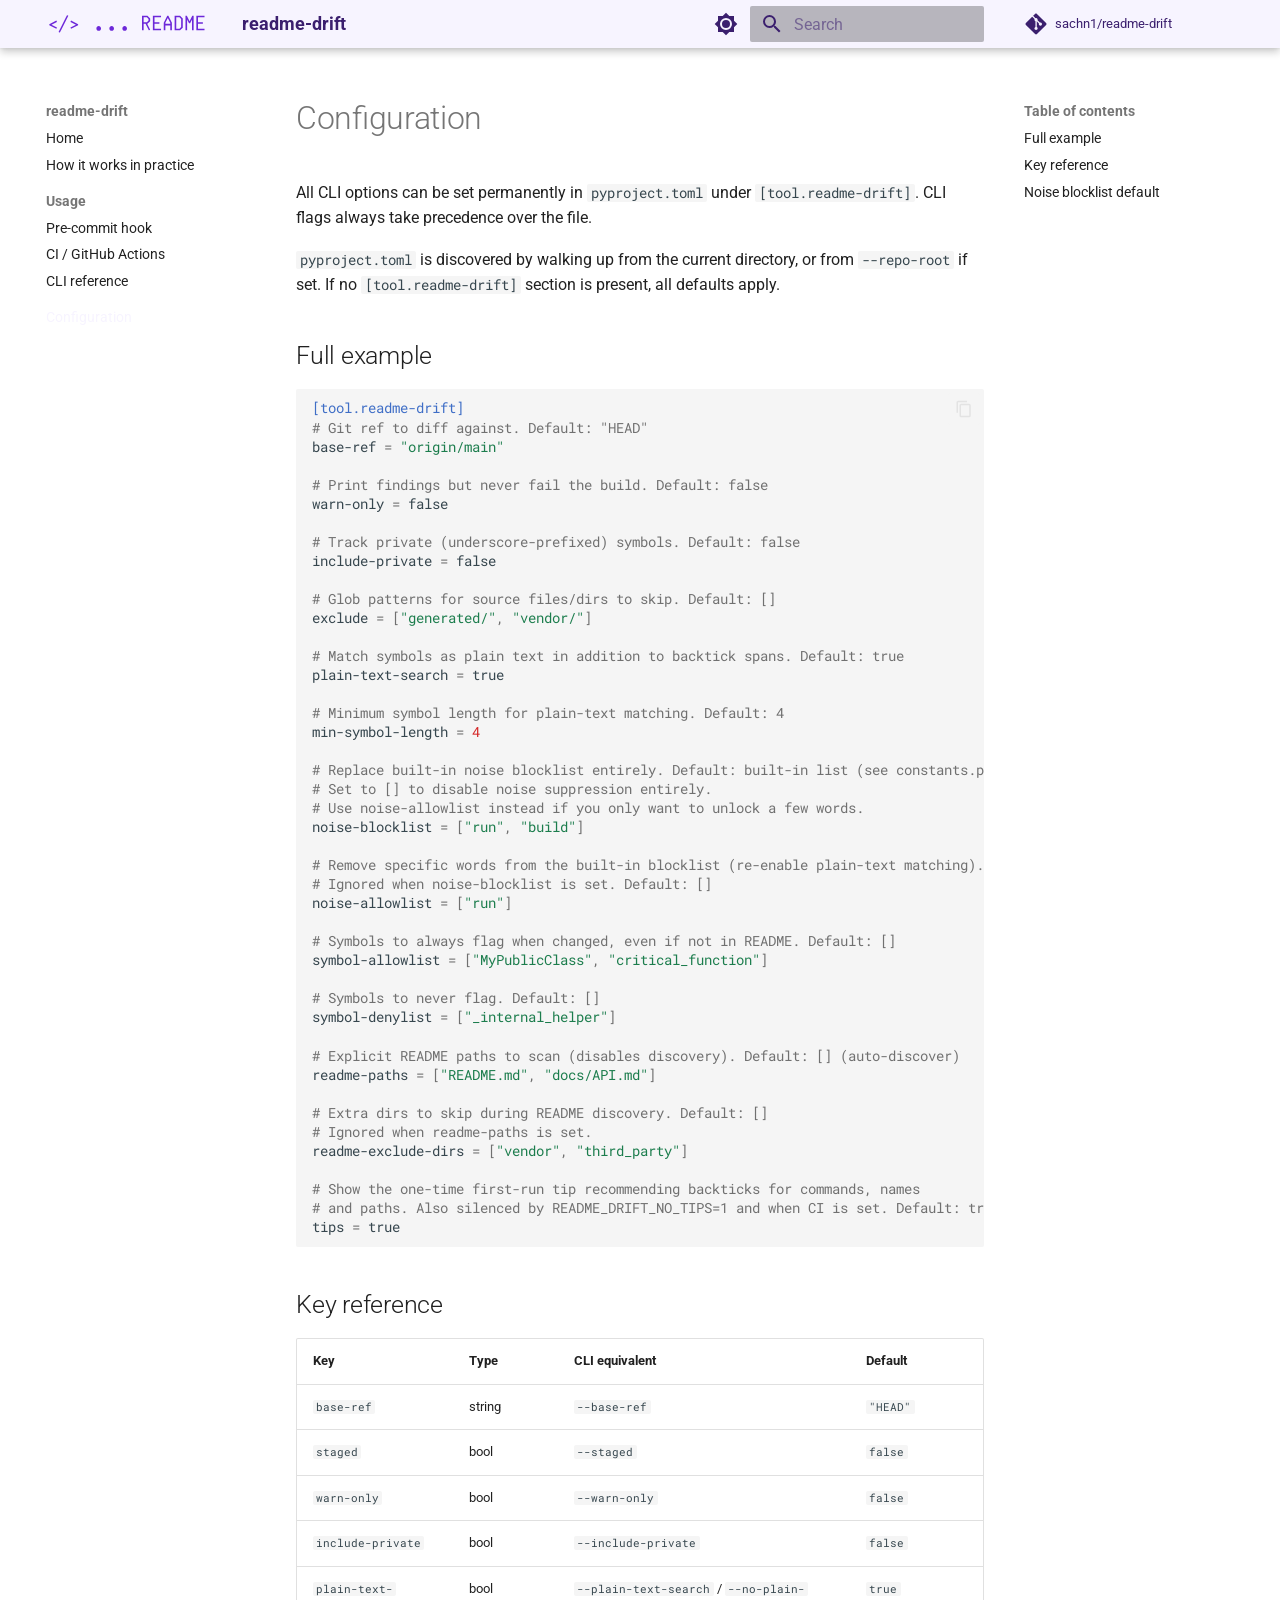
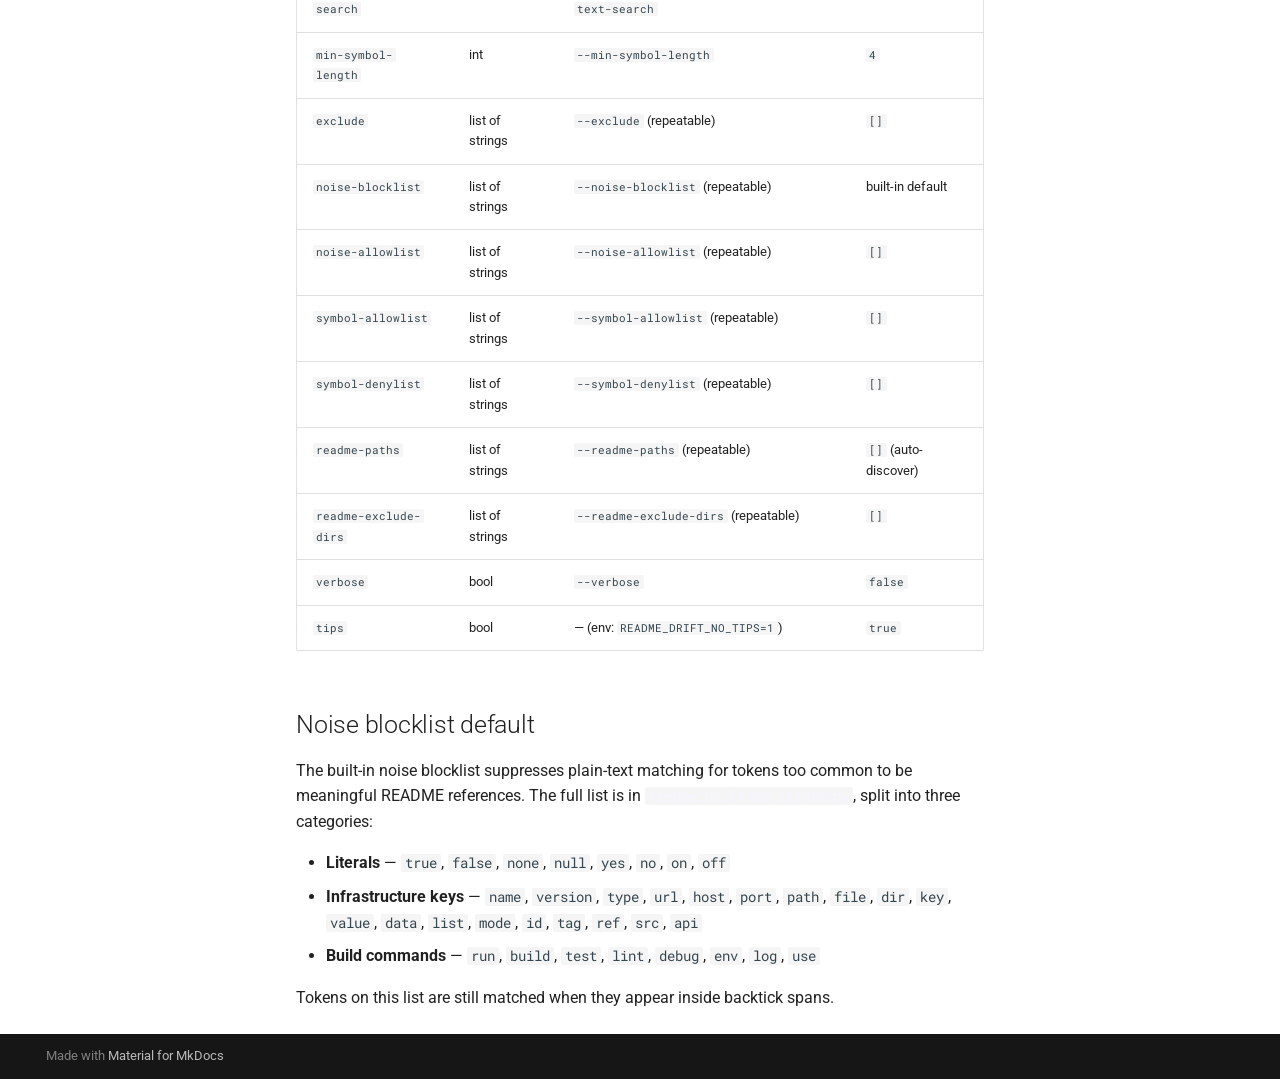
<file: configuration/index.html>
<!doctype html>
<html lang="en" class="no-js">
  <head>
    
      <meta charset="utf-8">
      <meta name="viewport" content="width=device-width,initial-scale=1">
      
        <meta name="description" content="Detect stale README references after code changes — for pre-commit and CI.">
      
      
      
        <link rel="canonical" href="https://sachn1.github.io/readme-drift/configuration/">
      
      
        <link rel="prev" href="../usage/cli-reference/">
      
      
      
        
      
      
      <link rel="icon" href="../assets/logo.svg">
      <meta name="generator" content="mkdocs-1.6.1, mkdocs-material-9.8.1">
    
    
      
        <title>Configuration - readme-drift</title>
      
    
    
      <link rel="stylesheet" href="../assets/stylesheets/main.57a0d79d.min.css">
      
        
        <link rel="stylesheet" href="../assets/stylesheets/palette.fb2fffe2.min.css">
      
      


    
    
      
    
    
      
        
        
        <link rel="preconnect" href="https://fonts.gstatic.com" crossorigin>
        <link rel="stylesheet" href="https://fonts.googleapis.com/css?family=Roboto:300,300i,400,400i,700,700i%7CRoboto+Mono:400,400i,700,700i&display=fallback">
        <style>:root{--md-text-font:"Roboto";--md-code-font:"Roboto Mono"}</style>
      
    
    
      <link rel="stylesheet" href="../stylesheets/extra.css">
    
    <script>__md_scope=new URL("..",location),__md_hash=e=>[...e].reduce(((e,_)=>(e<<5)-e+_.charCodeAt(0)),0),__md_get=(e,_=localStorage,t=__md_scope)=>JSON.parse(_.getItem(t.pathname+"."+e)),__md_set=(e,_,t=localStorage,a=__md_scope)=>{try{t.setItem(a.pathname+"."+e,JSON.stringify(_))}catch(e){}}</script>
    
      

    
    
  </head>
  
  
    
    
      
    
    
    
    
    <body dir="ltr" data-md-color-scheme="default" data-md-color-primary="custom" data-md-color-accent="indigo">
  
    
    <input class="md-toggle" data-md-toggle="drawer" type="checkbox" id="__drawer" autocomplete="off">
    <input class="md-toggle" data-md-toggle="search" type="checkbox" id="__search" autocomplete="off">
    <label class="md-overlay" for="__drawer"></label>
    <div data-md-component="skip">
      
        
        <a href="#configuration" class="md-skip">
          Skip to content
        </a>
      
    </div>
    <div data-md-component="announce">
      
    </div>
    
    
      

  

<header class="md-header md-header--shadow" data-md-component="header">
  <nav class="md-header__inner md-grid" aria-label="Header">
    <a href=".." title="readme-drift" class="md-header__button md-logo" aria-label="readme-drift" data-md-component="logo">
      
  <img src="../assets/logo.svg" alt="logo">

    </a>
    <label class="md-header__button md-icon" for="__drawer">
      
      <svg xmlns="http://www.w3.org/2000/svg" viewBox="0 0 24 24"><path d="M3 6h18v2H3zm0 5h18v2H3zm0 5h18v2H3z"/></svg>
    </label>
    <div class="md-header__title" data-md-component="header-title">
      <div class="md-header__ellipsis">
        <div class="md-header__topic">
          <span class="md-ellipsis">
            readme-drift
          </span>
        </div>
        <div class="md-header__topic" data-md-component="header-topic">
          <span class="md-ellipsis">
            
              Configuration
            
          </span>
        </div>
      </div>
    </div>
    
      
        <form class="md-header__option" data-md-component="palette">
  
    
    
    
    <input class="md-option" data-md-color-media="" data-md-color-scheme="default" data-md-color-primary="custom" data-md-color-accent="indigo"  aria-label="Switch to dark mode"  type="radio" name="__palette" id="__palette_0">
    
      <label class="md-header__button md-icon" title="Switch to dark mode" for="__palette_1" hidden>
        <svg xmlns="http://www.w3.org/2000/svg" viewBox="0 0 24 24"><path d="M12 8a4 4 0 0 0-4 4 4 4 0 0 0 4 4 4 4 0 0 0 4-4 4 4 0 0 0-4-4m0 10a6 6 0 0 1-6-6 6 6 0 0 1 6-6 6 6 0 0 1 6 6 6 6 0 0 1-6 6m8-9.31V4h-4.69L12 .69 8.69 4H4v4.69L.69 12 4 15.31V20h4.69L12 23.31 15.31 20H20v-4.69L23.31 12z"/></svg>
      </label>
    
  
    
    
    
    <input class="md-option" data-md-color-media="" data-md-color-scheme="slate" data-md-color-primary="custom" data-md-color-accent="indigo"  aria-label="Switch to light mode"  type="radio" name="__palette" id="__palette_1">
    
      <label class="md-header__button md-icon" title="Switch to light mode" for="__palette_0" hidden>
        <svg xmlns="http://www.w3.org/2000/svg" viewBox="0 0 24 24"><path d="M12 18c-.89 0-1.74-.2-2.5-.55C11.56 16.5 13 14.42 13 12s-1.44-4.5-3.5-5.45C10.26 6.2 11.11 6 12 6a6 6 0 0 1 6 6 6 6 0 0 1-6 6m8-9.31V4h-4.69L12 .69 8.69 4H4v4.69L.69 12 4 15.31V20h4.69L12 23.31 15.31 20H20v-4.69L23.31 12z"/></svg>
      </label>
    
  
</form>
      
    
    
      <script>var palette=__md_get("__palette");if(palette&&palette.color){if("(prefers-color-scheme)"===palette.color.media){var media=matchMedia("(prefers-color-scheme: light)"),input=document.querySelector(media.matches?"[data-md-color-media='(prefers-color-scheme: light)']":"[data-md-color-media='(prefers-color-scheme: dark)']");palette.color.media=input.getAttribute("data-md-color-media"),palette.color.scheme=input.getAttribute("data-md-color-scheme"),palette.color.primary=input.getAttribute("data-md-color-primary"),palette.color.accent=input.getAttribute("data-md-color-accent")}for(var[key,value]of Object.entries(palette.color))document.body.setAttribute("data-md-color-"+key,value)}</script>
    
    
    
      
      
        <label class="md-header__button md-icon" for="__search">
          
          <svg xmlns="http://www.w3.org/2000/svg" viewBox="0 0 24 24"><path d="M9.5 3A6.5 6.5 0 0 1 16 9.5c0 1.61-.59 3.09-1.56 4.23l.27.27h.79l5 5-1.5 1.5-5-5v-.79l-.27-.27A6.52 6.52 0 0 1 9.5 16 6.5 6.5 0 0 1 3 9.5 6.5 6.5 0 0 1 9.5 3m0 2C7 5 5 7 5 9.5S7 14 9.5 14 14 12 14 9.5 12 5 9.5 5"/></svg>
        </label>
        <div class="md-search" data-md-component="search" role="dialog">
  <label class="md-search__overlay" for="__search"></label>
  <div class="md-search__inner" role="search">
    <form class="md-search__form" name="search">
      <input type="text" class="md-search__input" name="query" aria-label="Search" placeholder="Search" autocapitalize="off" autocorrect="off" autocomplete="off" spellcheck="false" data-md-component="search-query" required>
      <label class="md-search__icon md-icon" for="__search">
        
        <svg xmlns="http://www.w3.org/2000/svg" viewBox="0 0 24 24"><path d="M9.5 3A6.5 6.5 0 0 1 16 9.5c0 1.61-.59 3.09-1.56 4.23l.27.27h.79l5 5-1.5 1.5-5-5v-.79l-.27-.27A6.52 6.52 0 0 1 9.5 16 6.5 6.5 0 0 1 3 9.5 6.5 6.5 0 0 1 9.5 3m0 2C7 5 5 7 5 9.5S7 14 9.5 14 14 12 14 9.5 12 5 9.5 5"/></svg>
        
        <svg xmlns="http://www.w3.org/2000/svg" viewBox="0 0 24 24"><path d="M20 11v2H8l5.5 5.5-1.42 1.42L4.16 12l7.92-7.92L13.5 5.5 8 11z"/></svg>
      </label>
      <nav class="md-search__options" aria-label="Search">
        
        <button type="reset" class="md-search__icon md-icon" title="Clear" aria-label="Clear" tabindex="-1">
          
          <svg xmlns="http://www.w3.org/2000/svg" viewBox="0 0 24 24"><path d="M19 6.41 17.59 5 12 10.59 6.41 5 5 6.41 10.59 12 5 17.59 6.41 19 12 13.41 17.59 19 19 17.59 13.41 12z"/></svg>
        </button>
      </nav>
      
    </form>
    <div class="md-search__output">
      <div class="md-search__scrollwrap" tabindex="0" data-md-scrollfix>
        <div class="md-search-result" data-md-component="search-result">
          <div class="md-search-result__meta">
            Initializing search
          </div>
          <ol class="md-search-result__list" role="presentation"></ol>
        </div>
      </div>
    </div>
  </div>
</div>
      
    
    
      <div class="md-header__source">
        <a href="https://github.com/sachn1/readme-drift" title="Go to repository" class="md-source" data-md-component="source">
  <div class="md-source__icon md-icon">
    
    <svg xmlns="http://www.w3.org/2000/svg" viewBox="0 0 448 512"><!--! Font Awesome Free 7.1.0 by @fontawesome - https://fontawesome.com License - https://fontawesome.com/license/free (Icons: CC BY 4.0, Fonts: SIL OFL 1.1, Code: MIT License) Copyright 2025 Fonticons, Inc.--><path d="M439.6 236.1 244 40.5c-5.4-5.5-12.8-8.5-20.4-8.5s-15 3-20.4 8.4L162.5 81l51.5 51.5c27.1-9.1 52.7 16.8 43.4 43.7l49.7 49.7c34.2-11.8 61.2 31 35.5 56.7-26.5 26.5-70.2-2.9-56-37.3L240.3 199v121.9c25.3 12.5 22.3 41.8 9.1 55-6.4 6.4-15.2 10.1-24.3 10.1s-17.8-3.6-24.3-10.1c-17.6-17.6-11.1-46.9 11.2-56v-123c-20.8-8.5-24.6-30.7-18.6-45L142.6 101 8.5 235.1C3 240.6 0 247.9 0 255.5s3 15 8.5 20.4l195.6 195.7c5.4 5.4 12.7 8.4 20.4 8.4s15-3 20.4-8.4l194.7-194.7c5.4-5.4 8.4-12.8 8.4-20.4s-3-15-8.4-20.4"/></svg>
  </div>
  <div class="md-source__repository">
    sachn1/readme-drift
  </div>
</a>
      </div>
    
  </nav>
  
</header>
    
    <div class="md-container" data-md-component="container">
      
      
        
          
        
      
      <main class="md-main" data-md-component="main">
        <div class="md-main__inner md-grid">
          
            
              
              <div class="md-sidebar md-sidebar--primary" data-md-component="sidebar" data-md-type="navigation" >
                <div class="md-sidebar__scrollwrap">
                  <div class="md-sidebar__inner">
                    



<nav class="md-nav md-nav--primary" aria-label="Navigation" data-md-level="0">
  <label class="md-nav__title" for="__drawer">
    <a href=".." title="readme-drift" class="md-nav__button md-logo" aria-label="readme-drift" data-md-component="logo">
      
  <img src="../assets/logo.svg" alt="logo">

    </a>
    readme-drift
  </label>
  
    <div class="md-nav__source">
      <a href="https://github.com/sachn1/readme-drift" title="Go to repository" class="md-source" data-md-component="source">
  <div class="md-source__icon md-icon">
    
    <svg xmlns="http://www.w3.org/2000/svg" viewBox="0 0 448 512"><!--! Font Awesome Free 7.1.0 by @fontawesome - https://fontawesome.com License - https://fontawesome.com/license/free (Icons: CC BY 4.0, Fonts: SIL OFL 1.1, Code: MIT License) Copyright 2025 Fonticons, Inc.--><path d="M439.6 236.1 244 40.5c-5.4-5.5-12.8-8.5-20.4-8.5s-15 3-20.4 8.4L162.5 81l51.5 51.5c27.1-9.1 52.7 16.8 43.4 43.7l49.7 49.7c34.2-11.8 61.2 31 35.5 56.7-26.5 26.5-70.2-2.9-56-37.3L240.3 199v121.9c25.3 12.5 22.3 41.8 9.1 55-6.4 6.4-15.2 10.1-24.3 10.1s-17.8-3.6-24.3-10.1c-17.6-17.6-11.1-46.9 11.2-56v-123c-20.8-8.5-24.6-30.7-18.6-45L142.6 101 8.5 235.1C3 240.6 0 247.9 0 255.5s3 15 8.5 20.4l195.6 195.7c5.4 5.4 12.7 8.4 20.4 8.4s15-3 20.4-8.4l194.7-194.7c5.4-5.4 8.4-12.8 8.4-20.4s-3-15-8.4-20.4"/></svg>
  </div>
  <div class="md-source__repository">
    sachn1/readme-drift
  </div>
</a>
    </div>
  
  <ul class="md-nav__list" data-md-scrollfix>
    
      
      
  
  
  
  
    <li class="md-nav__item">
      <a href=".." class="md-nav__link">
        
  
  
  <span class="md-ellipsis">
    
  
    Home
  

    
  </span>
  
  

      </a>
    </li>
  

    
      
      
  
  
  
  
    <li class="md-nav__item">
      <a href="../scenarios/" class="md-nav__link">
        
  
  
  <span class="md-ellipsis">
    
  
    How it works in practice
  

    
  </span>
  
  

      </a>
    </li>
  

    
      
      
  
  
  
  
    
    
    
    
      
        
        
      
    
    
    <li class="md-nav__item md-nav__item--section md-nav__item--nested">
      
        
        
        <input class="md-nav__toggle md-toggle " type="checkbox" id="__nav_3" >
        
          
          <label class="md-nav__link" for="__nav_3" id="__nav_3_label" tabindex="">
            
  
  
  <span class="md-ellipsis">
    
  
    Usage
  

    
  </span>
  
  

            <span class="md-nav__icon md-icon"></span>
          </label>
        
        <nav class="md-nav" data-md-level="1" aria-labelledby="__nav_3_label" aria-expanded="false">
          <label class="md-nav__title" for="__nav_3">
            <span class="md-nav__icon md-icon"></span>
            
  
    Usage
  

          </label>
          <ul class="md-nav__list" data-md-scrollfix>
            
              
                
  
  
  
  
    <li class="md-nav__item">
      <a href="../usage/pre-commit/" class="md-nav__link">
        
  
  
  <span class="md-ellipsis">
    
  
    Pre-commit hook
  

    
  </span>
  
  

      </a>
    </li>
  

              
            
              
                
  
  
  
  
    <li class="md-nav__item">
      <a href="../usage/ci/" class="md-nav__link">
        
  
  
  <span class="md-ellipsis">
    
  
    CI / GitHub Actions
  

    
  </span>
  
  

      </a>
    </li>
  

              
            
              
                
  
  
  
  
    <li class="md-nav__item">
      <a href="../usage/cli-reference/" class="md-nav__link">
        
  
  
  <span class="md-ellipsis">
    
  
    CLI reference
  

    
  </span>
  
  

      </a>
    </li>
  

              
            
          </ul>
        </nav>
      
    </li>
  

    
      
      
  
  
    
  
  
  
    <li class="md-nav__item md-nav__item--active">
      
      <input class="md-nav__toggle md-toggle" type="checkbox" id="__toc">
      
      
        
      
      
        <label class="md-nav__link md-nav__link--active" for="__toc">
          
  
  
  <span class="md-ellipsis">
    
  
    Configuration
  

    
  </span>
  
  

          <span class="md-nav__icon md-icon"></span>
        </label>
      
      <a href="./" class="md-nav__link md-nav__link--active">
        
  
  
  <span class="md-ellipsis">
    
  
    Configuration
  

    
  </span>
  
  

      </a>
      
        

<nav class="md-nav md-nav--secondary" aria-label="Table of contents">
  
  
  
    
  
  
    <label class="md-nav__title" for="__toc">
      <span class="md-nav__icon md-icon"></span>
      Table of contents
    </label>
    <ul class="md-nav__list" data-md-component="toc" data-md-scrollfix>
      
        <li class="md-nav__item">
  <a href="#full-example" class="md-nav__link">
    <span class="md-ellipsis">
      
        Full example
      
    </span>
  </a>
  
</li>
      
        <li class="md-nav__item">
  <a href="#key-reference" class="md-nav__link">
    <span class="md-ellipsis">
      
        Key reference
      
    </span>
  </a>
  
</li>
      
        <li class="md-nav__item">
  <a href="#noise-blocklist-default" class="md-nav__link">
    <span class="md-ellipsis">
      
        Noise blocklist default
      
    </span>
  </a>
  
</li>
      
    </ul>
  
</nav>
      
    </li>
  

    
  </ul>
</nav>
                  </div>
                </div>
              </div>
            
            
              
              <div class="md-sidebar md-sidebar--secondary" data-md-component="sidebar" data-md-type="toc" >
                <div class="md-sidebar__scrollwrap">
                  <div class="md-sidebar__inner">
                    

<nav class="md-nav md-nav--secondary" aria-label="Table of contents">
  
  
  
    
  
  
    <label class="md-nav__title" for="__toc">
      <span class="md-nav__icon md-icon"></span>
      Table of contents
    </label>
    <ul class="md-nav__list" data-md-component="toc" data-md-scrollfix>
      
        <li class="md-nav__item">
  <a href="#full-example" class="md-nav__link">
    <span class="md-ellipsis">
      
        Full example
      
    </span>
  </a>
  
</li>
      
        <li class="md-nav__item">
  <a href="#key-reference" class="md-nav__link">
    <span class="md-ellipsis">
      
        Key reference
      
    </span>
  </a>
  
</li>
      
        <li class="md-nav__item">
  <a href="#noise-blocklist-default" class="md-nav__link">
    <span class="md-ellipsis">
      
        Noise blocklist default
      
    </span>
  </a>
  
</li>
      
    </ul>
  
</nav>
                  </div>
                </div>
              </div>
            
          
          
            <div class="md-content" data-md-component="content">
              
              <article class="md-content__inner md-typeset">
                
                  


  
  


<h1 id="configuration">Configuration</h1>
<p>All CLI options can be set permanently in <code>pyproject.toml</code> under <code>[tool.readme-drift]</code>. CLI flags always take precedence over the file.</p>
<p><code>pyproject.toml</code> is discovered by walking up from the current directory, or from <code>--repo-root</code> if set. If no <code>[tool.readme-drift]</code> section is present, all defaults apply.</p>
<h2 id="full-example">Full example</h2>
<div class="highlight"><pre><span></span><code><a id="__codelineno-0-1" name="__codelineno-0-1" href="#__codelineno-0-1"></a><span class="k">[tool.readme-drift]</span>
<a id="__codelineno-0-2" name="__codelineno-0-2" href="#__codelineno-0-2"></a><span class="c1"># Git ref to diff against. Default: "HEAD"</span>
<a id="__codelineno-0-3" name="__codelineno-0-3" href="#__codelineno-0-3"></a><span class="n">base-ref</span><span class="w"> </span><span class="o">=</span><span class="w"> </span><span class="s2">"origin/main"</span>
<a id="__codelineno-0-4" name="__codelineno-0-4" href="#__codelineno-0-4"></a>
<a id="__codelineno-0-5" name="__codelineno-0-5" href="#__codelineno-0-5"></a><span class="c1"># Print findings but never fail the build. Default: false</span>
<a id="__codelineno-0-6" name="__codelineno-0-6" href="#__codelineno-0-6"></a><span class="n">warn-only</span><span class="w"> </span><span class="o">=</span><span class="w"> </span><span class="kc">false</span>
<a id="__codelineno-0-7" name="__codelineno-0-7" href="#__codelineno-0-7"></a>
<a id="__codelineno-0-8" name="__codelineno-0-8" href="#__codelineno-0-8"></a><span class="c1"># Track private (underscore-prefixed) symbols. Default: false</span>
<a id="__codelineno-0-9" name="__codelineno-0-9" href="#__codelineno-0-9"></a><span class="n">include-private</span><span class="w"> </span><span class="o">=</span><span class="w"> </span><span class="kc">false</span>
<a id="__codelineno-0-10" name="__codelineno-0-10" href="#__codelineno-0-10"></a>
<a id="__codelineno-0-11" name="__codelineno-0-11" href="#__codelineno-0-11"></a><span class="c1"># Glob patterns for source files/dirs to skip. Default: []</span>
<a id="__codelineno-0-12" name="__codelineno-0-12" href="#__codelineno-0-12"></a><span class="n">exclude</span><span class="w"> </span><span class="o">=</span><span class="w"> </span><span class="p">[</span><span class="s2">"generated/"</span><span class="p">,</span><span class="w"> </span><span class="s2">"vendor/"</span><span class="p">]</span>
<a id="__codelineno-0-13" name="__codelineno-0-13" href="#__codelineno-0-13"></a>
<a id="__codelineno-0-14" name="__codelineno-0-14" href="#__codelineno-0-14"></a><span class="c1"># Match symbols as plain text in addition to backtick spans. Default: true</span>
<a id="__codelineno-0-15" name="__codelineno-0-15" href="#__codelineno-0-15"></a><span class="n">plain-text-search</span><span class="w"> </span><span class="o">=</span><span class="w"> </span><span class="kc">true</span>
<a id="__codelineno-0-16" name="__codelineno-0-16" href="#__codelineno-0-16"></a>
<a id="__codelineno-0-17" name="__codelineno-0-17" href="#__codelineno-0-17"></a><span class="c1"># Minimum symbol length for plain-text matching. Default: 4</span>
<a id="__codelineno-0-18" name="__codelineno-0-18" href="#__codelineno-0-18"></a><span class="n">min-symbol-length</span><span class="w"> </span><span class="o">=</span><span class="w"> </span><span class="mi">4</span>
<a id="__codelineno-0-19" name="__codelineno-0-19" href="#__codelineno-0-19"></a>
<a id="__codelineno-0-20" name="__codelineno-0-20" href="#__codelineno-0-20"></a><span class="c1"># Replace built-in noise blocklist entirely. Default: built-in list (see constants.py)</span>
<a id="__codelineno-0-21" name="__codelineno-0-21" href="#__codelineno-0-21"></a><span class="c1"># Set to [] to disable noise suppression entirely.</span>
<a id="__codelineno-0-22" name="__codelineno-0-22" href="#__codelineno-0-22"></a><span class="c1"># Use noise-allowlist instead if you only want to unlock a few words.</span>
<a id="__codelineno-0-23" name="__codelineno-0-23" href="#__codelineno-0-23"></a><span class="n">noise-blocklist</span><span class="w"> </span><span class="o">=</span><span class="w"> </span><span class="p">[</span><span class="s2">"run"</span><span class="p">,</span><span class="w"> </span><span class="s2">"build"</span><span class="p">]</span>
<a id="__codelineno-0-24" name="__codelineno-0-24" href="#__codelineno-0-24"></a>
<a id="__codelineno-0-25" name="__codelineno-0-25" href="#__codelineno-0-25"></a><span class="c1"># Remove specific words from the built-in blocklist (re-enable plain-text matching).</span>
<a id="__codelineno-0-26" name="__codelineno-0-26" href="#__codelineno-0-26"></a><span class="c1"># Ignored when noise-blocklist is set. Default: []</span>
<a id="__codelineno-0-27" name="__codelineno-0-27" href="#__codelineno-0-27"></a><span class="n">noise-allowlist</span><span class="w"> </span><span class="o">=</span><span class="w"> </span><span class="p">[</span><span class="s2">"run"</span><span class="p">]</span>
<a id="__codelineno-0-28" name="__codelineno-0-28" href="#__codelineno-0-28"></a>
<a id="__codelineno-0-29" name="__codelineno-0-29" href="#__codelineno-0-29"></a><span class="c1"># Symbols to always flag when changed, even if not in README. Default: []</span>
<a id="__codelineno-0-30" name="__codelineno-0-30" href="#__codelineno-0-30"></a><span class="n">symbol-allowlist</span><span class="w"> </span><span class="o">=</span><span class="w"> </span><span class="p">[</span><span class="s2">"MyPublicClass"</span><span class="p">,</span><span class="w"> </span><span class="s2">"critical_function"</span><span class="p">]</span>
<a id="__codelineno-0-31" name="__codelineno-0-31" href="#__codelineno-0-31"></a>
<a id="__codelineno-0-32" name="__codelineno-0-32" href="#__codelineno-0-32"></a><span class="c1"># Symbols to never flag. Default: []</span>
<a id="__codelineno-0-33" name="__codelineno-0-33" href="#__codelineno-0-33"></a><span class="n">symbol-denylist</span><span class="w"> </span><span class="o">=</span><span class="w"> </span><span class="p">[</span><span class="s2">"_internal_helper"</span><span class="p">]</span>
<a id="__codelineno-0-34" name="__codelineno-0-34" href="#__codelineno-0-34"></a>
<a id="__codelineno-0-35" name="__codelineno-0-35" href="#__codelineno-0-35"></a><span class="c1"># Explicit README paths to scan (disables discovery). Default: [] (auto-discover)</span>
<a id="__codelineno-0-36" name="__codelineno-0-36" href="#__codelineno-0-36"></a><span class="n">readme-paths</span><span class="w"> </span><span class="o">=</span><span class="w"> </span><span class="p">[</span><span class="s2">"README.md"</span><span class="p">,</span><span class="w"> </span><span class="s2">"docs/API.md"</span><span class="p">]</span>
<a id="__codelineno-0-37" name="__codelineno-0-37" href="#__codelineno-0-37"></a>
<a id="__codelineno-0-38" name="__codelineno-0-38" href="#__codelineno-0-38"></a><span class="c1"># Extra dirs to skip during README discovery. Default: []</span>
<a id="__codelineno-0-39" name="__codelineno-0-39" href="#__codelineno-0-39"></a><span class="c1"># Ignored when readme-paths is set.</span>
<a id="__codelineno-0-40" name="__codelineno-0-40" href="#__codelineno-0-40"></a><span class="n">readme-exclude-dirs</span><span class="w"> </span><span class="o">=</span><span class="w"> </span><span class="p">[</span><span class="s2">"vendor"</span><span class="p">,</span><span class="w"> </span><span class="s2">"third_party"</span><span class="p">]</span>
<a id="__codelineno-0-41" name="__codelineno-0-41" href="#__codelineno-0-41"></a>
<a id="__codelineno-0-42" name="__codelineno-0-42" href="#__codelineno-0-42"></a><span class="c1"># Show the one-time first-run tip recommending backticks for commands, names</span>
<a id="__codelineno-0-43" name="__codelineno-0-43" href="#__codelineno-0-43"></a><span class="c1"># and paths. Also silenced by README_DRIFT_NO_TIPS=1 and when CI is set. Default: true</span>
<a id="__codelineno-0-44" name="__codelineno-0-44" href="#__codelineno-0-44"></a><span class="n">tips</span><span class="w"> </span><span class="o">=</span><span class="w"> </span><span class="kc">true</span>
</code></pre></div>
<h2 id="key-reference">Key reference</h2>
<table>
<thead>
<tr>
<th>Key</th>
<th>Type</th>
<th>CLI equivalent</th>
<th>Default</th>
</tr>
</thead>
<tbody>
<tr>
<td><code>base-ref</code></td>
<td>string</td>
<td><code>--base-ref</code></td>
<td><code>"HEAD"</code></td>
</tr>
<tr>
<td><code>staged</code></td>
<td>bool</td>
<td><code>--staged</code></td>
<td><code>false</code></td>
</tr>
<tr>
<td><code>warn-only</code></td>
<td>bool</td>
<td><code>--warn-only</code></td>
<td><code>false</code></td>
</tr>
<tr>
<td><code>include-private</code></td>
<td>bool</td>
<td><code>--include-private</code></td>
<td><code>false</code></td>
</tr>
<tr>
<td><code>plain-text-search</code></td>
<td>bool</td>
<td><code>--plain-text-search</code> / <code>--no-plain-text-search</code></td>
<td><code>true</code></td>
</tr>
<tr>
<td><code>min-symbol-length</code></td>
<td>int</td>
<td><code>--min-symbol-length</code></td>
<td><code>4</code></td>
</tr>
<tr>
<td><code>exclude</code></td>
<td>list of strings</td>
<td><code>--exclude</code> (repeatable)</td>
<td><code>[]</code></td>
</tr>
<tr>
<td><code>noise-blocklist</code></td>
<td>list of strings</td>
<td><code>--noise-blocklist</code> (repeatable)</td>
<td>built-in default</td>
</tr>
<tr>
<td><code>noise-allowlist</code></td>
<td>list of strings</td>
<td><code>--noise-allowlist</code> (repeatable)</td>
<td><code>[]</code></td>
</tr>
<tr>
<td><code>symbol-allowlist</code></td>
<td>list of strings</td>
<td><code>--symbol-allowlist</code> (repeatable)</td>
<td><code>[]</code></td>
</tr>
<tr>
<td><code>symbol-denylist</code></td>
<td>list of strings</td>
<td><code>--symbol-denylist</code> (repeatable)</td>
<td><code>[]</code></td>
</tr>
<tr>
<td><code>readme-paths</code></td>
<td>list of strings</td>
<td><code>--readme-paths</code> (repeatable)</td>
<td><code>[]</code> (auto-discover)</td>
</tr>
<tr>
<td><code>readme-exclude-dirs</code></td>
<td>list of strings</td>
<td><code>--readme-exclude-dirs</code> (repeatable)</td>
<td><code>[]</code></td>
</tr>
<tr>
<td><code>verbose</code></td>
<td>bool</td>
<td><code>--verbose</code></td>
<td><code>false</code></td>
</tr>
<tr>
<td><code>tips</code></td>
<td>bool</td>
<td>— (env: <code>README_DRIFT_NO_TIPS=1</code>)</td>
<td><code>true</code></td>
</tr>
</tbody>
</table>
<h2 id="noise-blocklist-default">Noise blocklist default</h2>
<p>The built-in noise blocklist suppresses plain-text matching for tokens too common to be meaningful README references. The full list is in <a href="https://github.com/sachn1/readme-drift/blob/master/readme_drift/constants.py"><code>readme_drift/constants.py</code></a>, split into three categories:</p>
<ul>
<li><strong>Literals</strong> — <code>true</code>, <code>false</code>, <code>none</code>, <code>null</code>, <code>yes</code>, <code>no</code>, <code>on</code>, <code>off</code></li>
<li><strong>Infrastructure keys</strong> — <code>name</code>, <code>version</code>, <code>type</code>, <code>url</code>, <code>host</code>, <code>port</code>, <code>path</code>, <code>file</code>, <code>dir</code>, <code>key</code>, <code>value</code>, <code>data</code>, <code>list</code>, <code>mode</code>, <code>id</code>, <code>tag</code>, <code>ref</code>, <code>src</code>, <code>api</code></li>
<li><strong>Build commands</strong> — <code>run</code>, <code>build</code>, <code>test</code>, <code>lint</code>, <code>debug</code>, <code>env</code>, <code>log</code>, <code>use</code></li>
</ul>
<p>Tokens on this list are still matched when they appear inside backtick spans.</p>












                
              </article>
            </div>
          
          
<script>var target=document.getElementById(location.hash.slice(1));target&&target.name&&(target.checked=target.name.startsWith("__tabbed_"))</script>
        </div>
        
          <button type="button" class="md-top md-icon" data-md-component="top" hidden>
  
  <svg xmlns="http://www.w3.org/2000/svg" viewBox="0 0 24 24"><path d="M13 20h-2V8l-5.5 5.5-1.42-1.42L12 4.16l7.92 7.92-1.42 1.42L13 8z"/></svg>
  Back to top
</button>
        
      </main>
      
        <footer class="md-footer">
  
  <div class="md-footer-meta md-typeset">
    <div class="md-footer-meta__inner md-grid">
      <div class="md-copyright">
  
  
    Made with
    <a href="https://squidfunk.github.io/mkdocs-material/" target="_blank" rel="noopener">
      Material for MkDocs
    </a>
  
</div>
      
    </div>
  </div>
</footer>
      
    </div>
    <div class="md-dialog" data-md-component="dialog">
      <div class="md-dialog__inner md-typeset"></div>
    </div>
    
    
    
      
      
      <script id="__config" type="application/json">{"annotate": null, "base": "..", "features": ["navigation.instant", "navigation.sections", "content.code.copy", "navigation.top"], "search": "../assets/javascripts/workers/search.a7633da7.min.js", "tags": null, "translations": {"clipboard.copied": "Copied to clipboard", "clipboard.copy": "Copy to clipboard", "search.result.more.one": "1 more on this page", "search.result.more.other": "# more on this page", "search.result.none": "No matching documents", "search.result.one": "1 matching document", "search.result.other": "# matching documents", "search.result.placeholder": "Type to start searching", "search.result.term.missing": "Missing", "select.version": "Select version"}, "version": null}</script>
    
    
      <script src="../assets/javascripts/bundle.a5f9d56c.min.js"></script>
      
    
  </body>
</html>
</file>
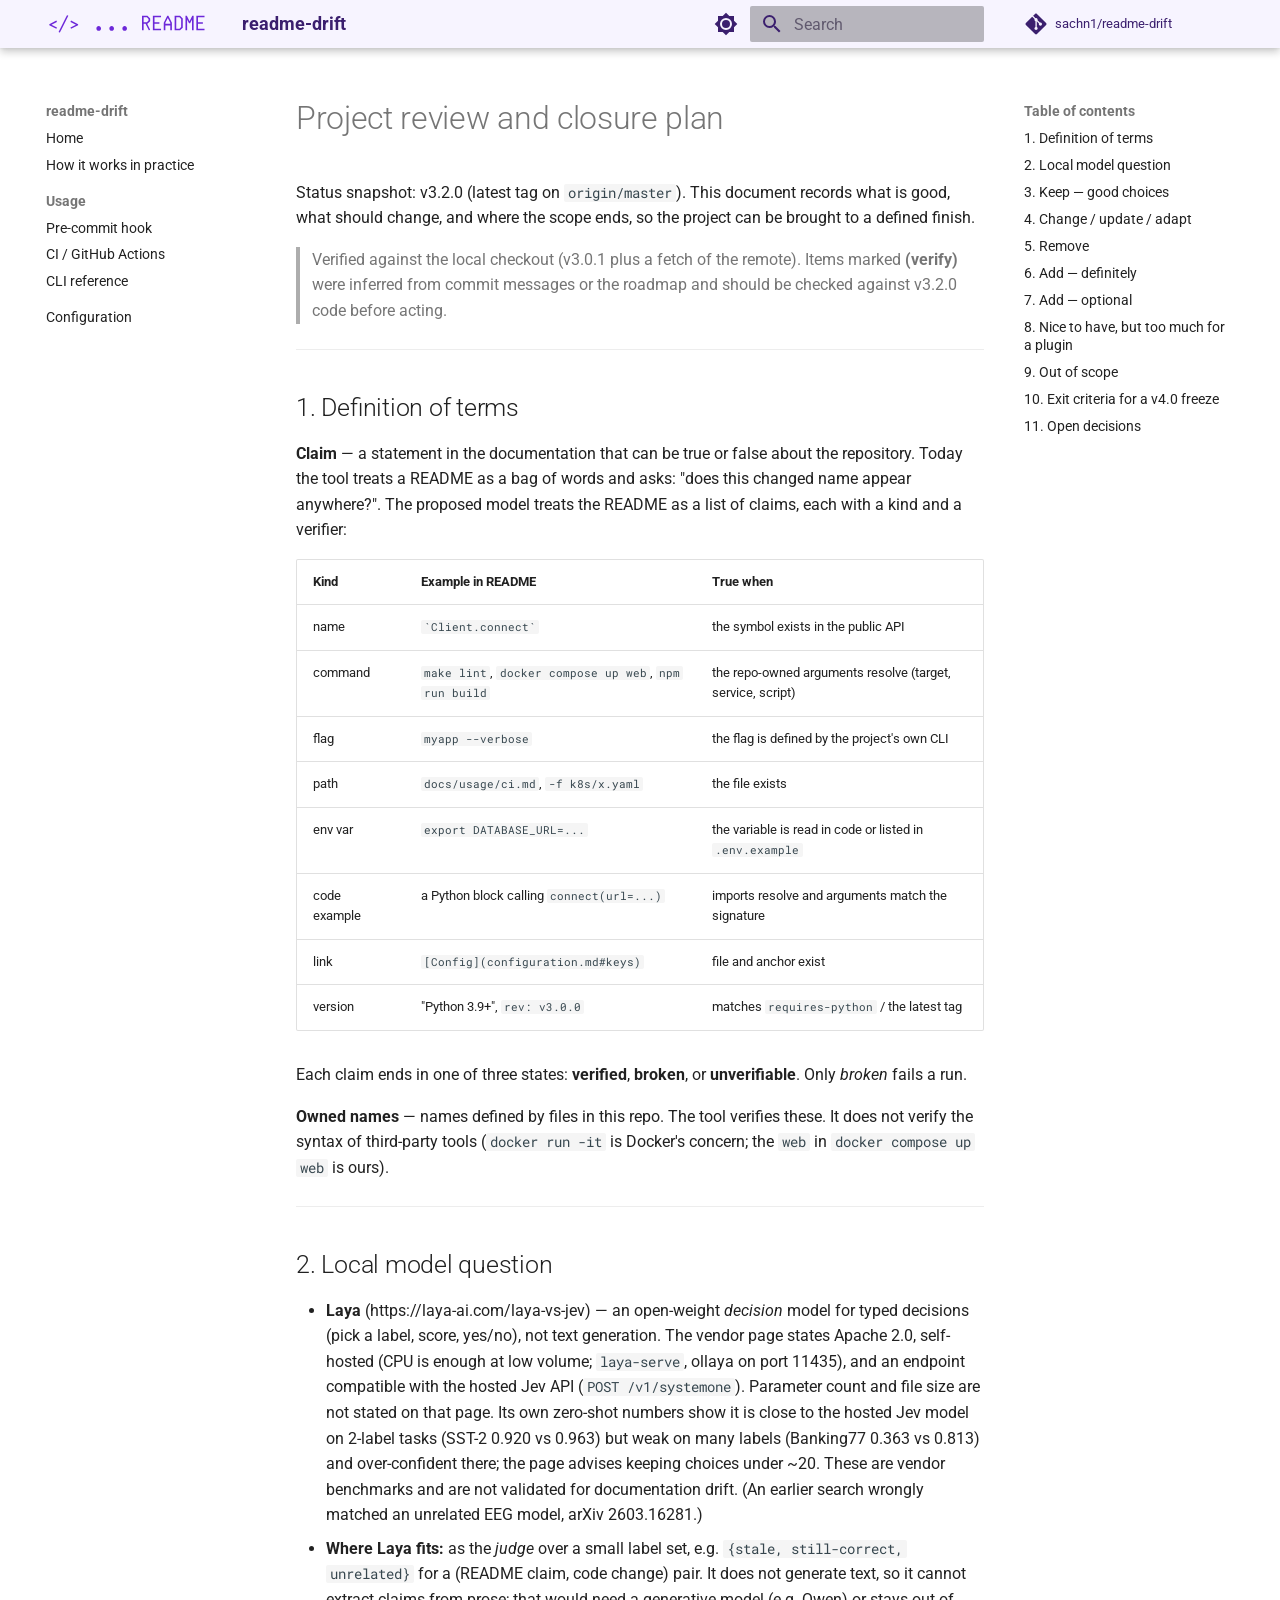
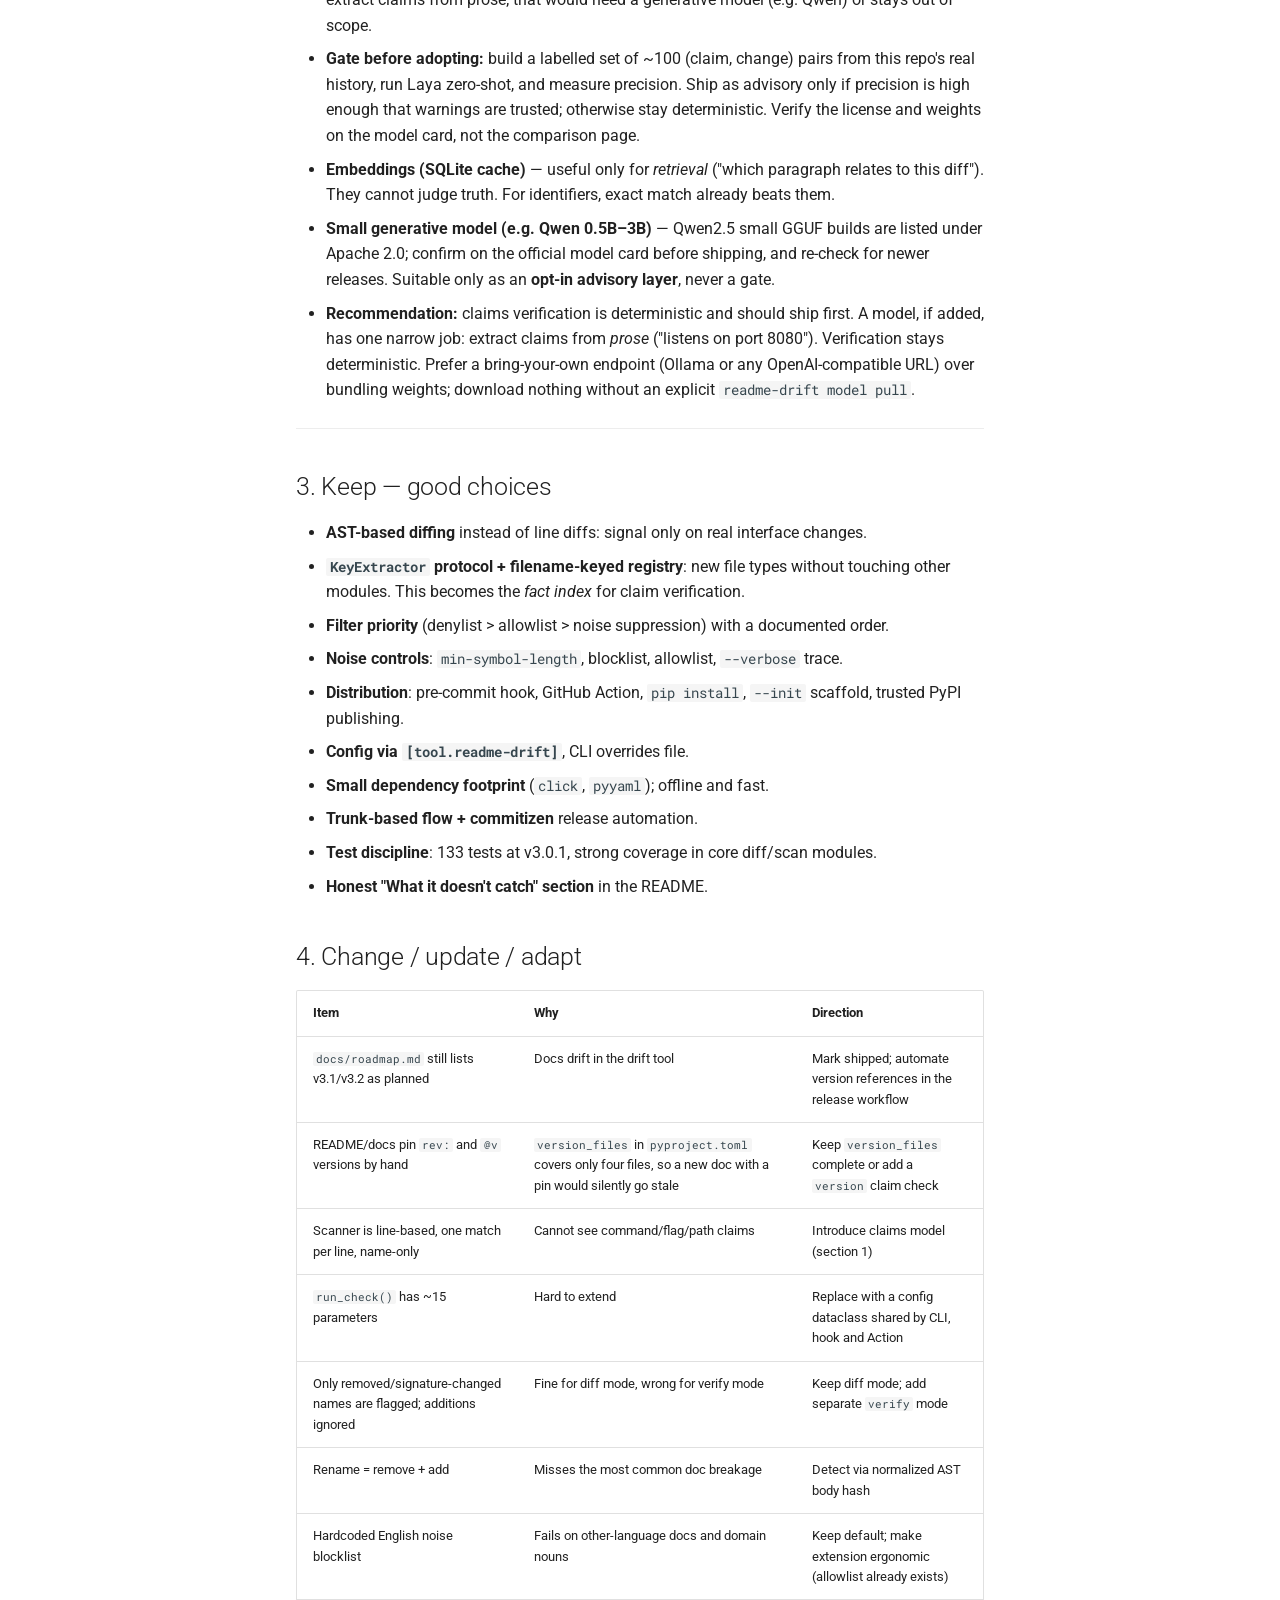
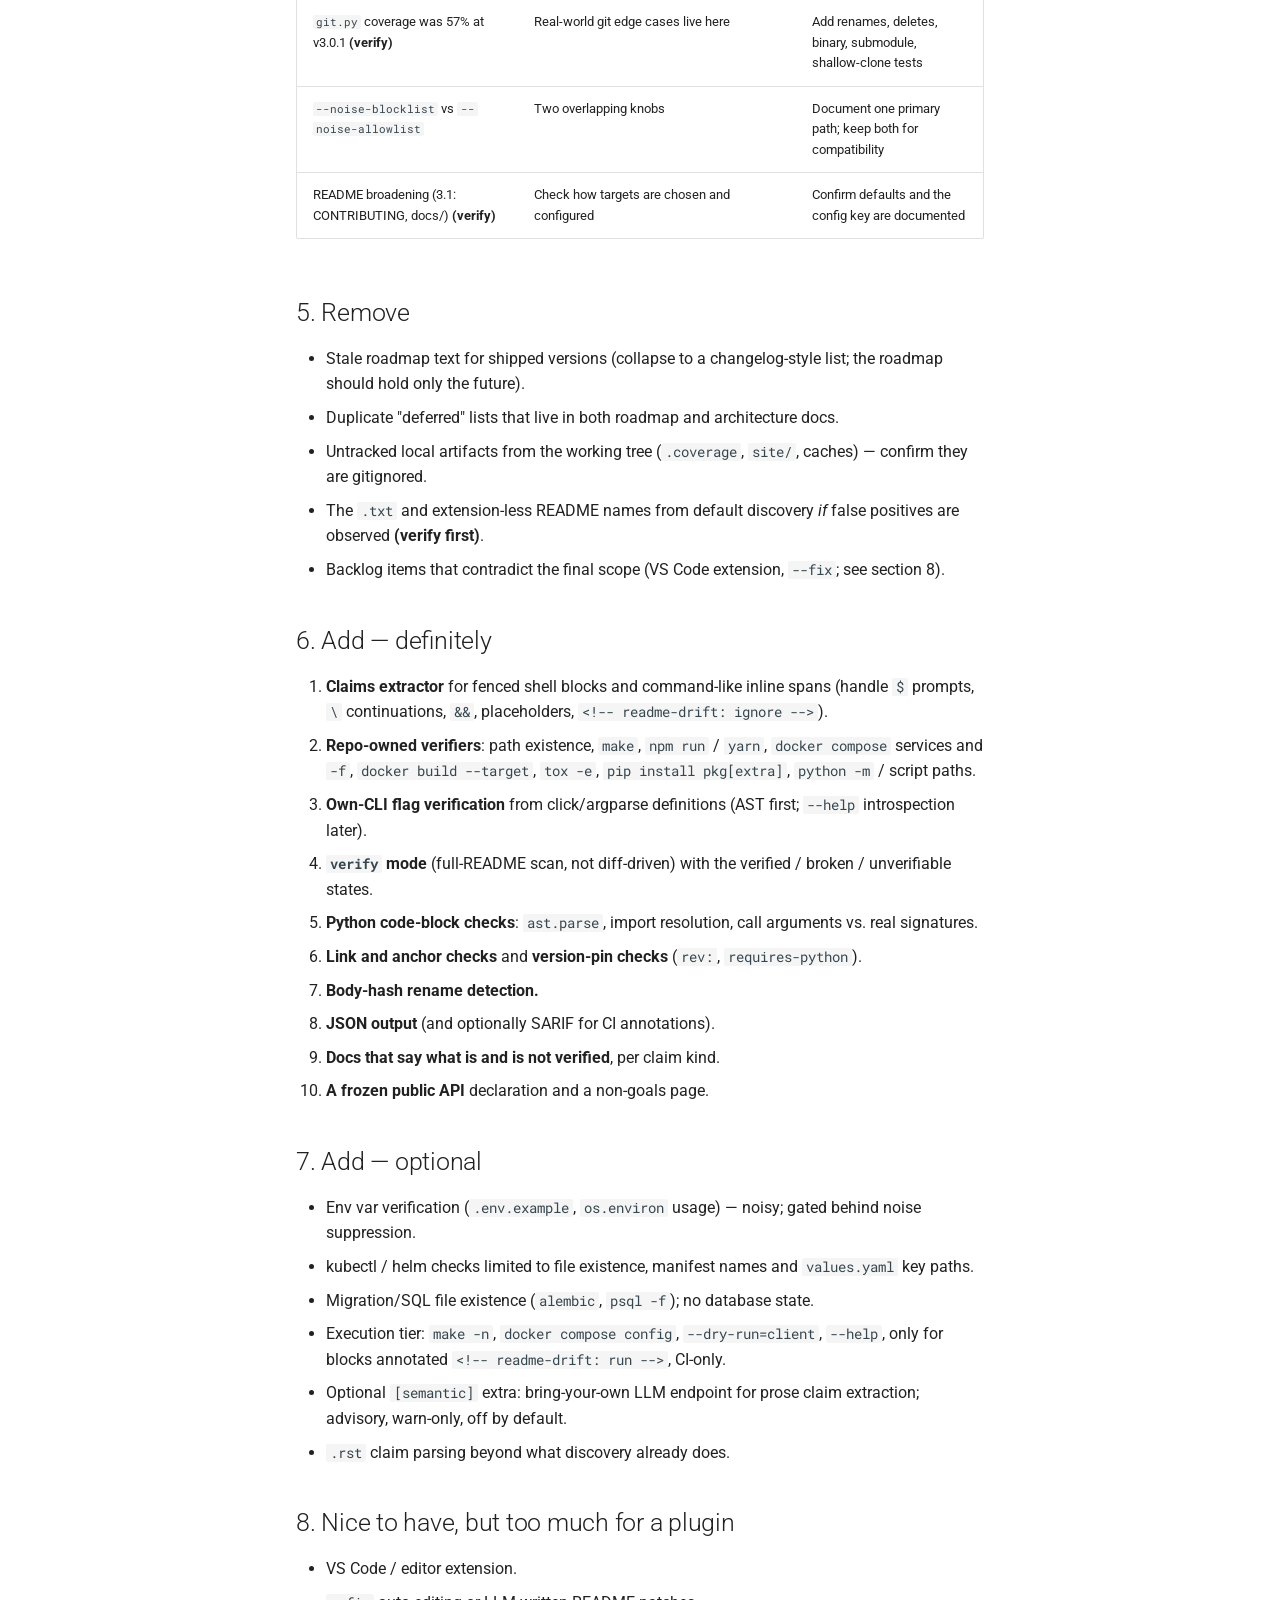
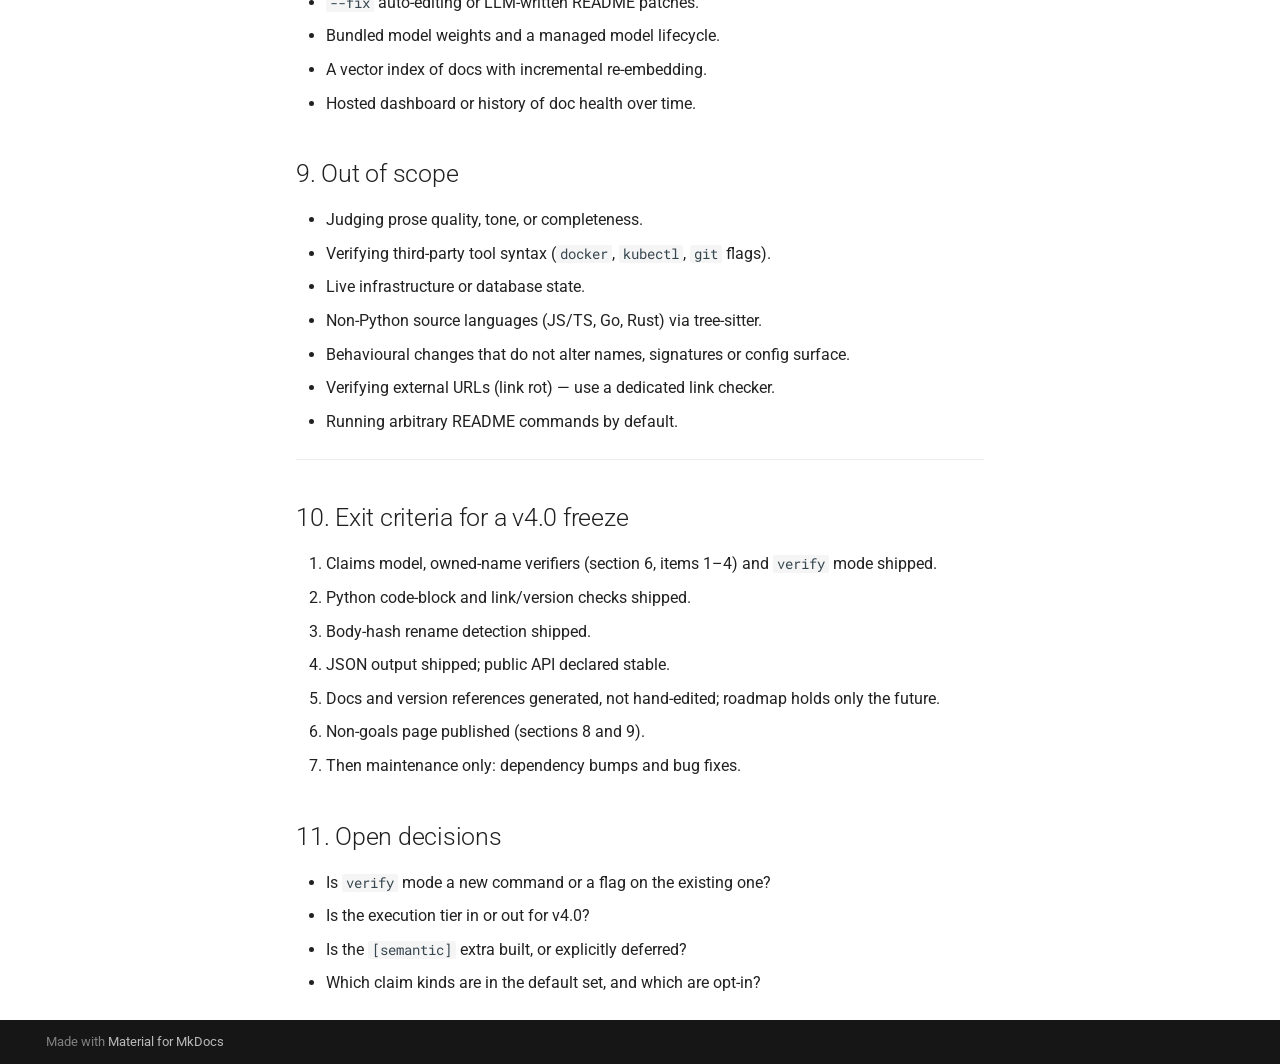
<file: project-review/index.html>
<!doctype html>
<html lang="en" class="no-js">
  <head>
    
      <meta charset="utf-8">
      <meta name="viewport" content="width=device-width,initial-scale=1">
      
        <meta name="description" content="Detect stale README references after code changes — for pre-commit and CI.">
      
      
      
        <link rel="canonical" href="https://sachn1.github.io/readme-drift/project-review/">
      
      
      
      
        
      
      
      <link rel="icon" href="../assets/logo.svg">
      <meta name="generator" content="mkdocs-1.6.1, mkdocs-material-9.8.1">
    
    
      
        <title>Project review and closure plan - readme-drift</title>
      
    
    
      <link rel="stylesheet" href="../assets/stylesheets/main.57a0d79d.min.css">
      
        
        <link rel="stylesheet" href="../assets/stylesheets/palette.fb2fffe2.min.css">
      
      


    
    
      
    
    
      
        
        
        <link rel="preconnect" href="https://fonts.gstatic.com" crossorigin>
        <link rel="stylesheet" href="https://fonts.googleapis.com/css?family=Roboto:300,300i,400,400i,700,700i%7CRoboto+Mono:400,400i,700,700i&display=fallback">
        <style>:root{--md-text-font:"Roboto";--md-code-font:"Roboto Mono"}</style>
      
    
    
      <link rel="stylesheet" href="../stylesheets/extra.css">
    
    <script>__md_scope=new URL("..",location),__md_hash=e=>[...e].reduce(((e,_)=>(e<<5)-e+_.charCodeAt(0)),0),__md_get=(e,_=localStorage,t=__md_scope)=>JSON.parse(_.getItem(t.pathname+"."+e)),__md_set=(e,_,t=localStorage,a=__md_scope)=>{try{t.setItem(a.pathname+"."+e,JSON.stringify(_))}catch(e){}}</script>
    
      

    
    
  </head>
  
  
    
    
      
    
    
    
    
    <body dir="ltr" data-md-color-scheme="default" data-md-color-primary="custom" data-md-color-accent="indigo">
  
    
    <input class="md-toggle" data-md-toggle="drawer" type="checkbox" id="__drawer" autocomplete="off">
    <input class="md-toggle" data-md-toggle="search" type="checkbox" id="__search" autocomplete="off">
    <label class="md-overlay" for="__drawer"></label>
    <div data-md-component="skip">
      
        
        <a href="#project-review-and-closure-plan" class="md-skip">
          Skip to content
        </a>
      
    </div>
    <div data-md-component="announce">
      
    </div>
    
    
      

  

<header class="md-header md-header--shadow" data-md-component="header">
  <nav class="md-header__inner md-grid" aria-label="Header">
    <a href=".." title="readme-drift" class="md-header__button md-logo" aria-label="readme-drift" data-md-component="logo">
      
  <img src="../assets/logo.svg" alt="logo">

    </a>
    <label class="md-header__button md-icon" for="__drawer">
      
      <svg xmlns="http://www.w3.org/2000/svg" viewBox="0 0 24 24"><path d="M3 6h18v2H3zm0 5h18v2H3zm0 5h18v2H3z"/></svg>
    </label>
    <div class="md-header__title" data-md-component="header-title">
      <div class="md-header__ellipsis">
        <div class="md-header__topic">
          <span class="md-ellipsis">
            readme-drift
          </span>
        </div>
        <div class="md-header__topic" data-md-component="header-topic">
          <span class="md-ellipsis">
            
              Project review and closure plan
            
          </span>
        </div>
      </div>
    </div>
    
      
        <form class="md-header__option" data-md-component="palette">
  
    
    
    
    <input class="md-option" data-md-color-media="" data-md-color-scheme="default" data-md-color-primary="custom" data-md-color-accent="indigo"  aria-label="Switch to dark mode"  type="radio" name="__palette" id="__palette_0">
    
      <label class="md-header__button md-icon" title="Switch to dark mode" for="__palette_1" hidden>
        <svg xmlns="http://www.w3.org/2000/svg" viewBox="0 0 24 24"><path d="M12 8a4 4 0 0 0-4 4 4 4 0 0 0 4 4 4 4 0 0 0 4-4 4 4 0 0 0-4-4m0 10a6 6 0 0 1-6-6 6 6 0 0 1 6-6 6 6 0 0 1 6 6 6 6 0 0 1-6 6m8-9.31V4h-4.69L12 .69 8.69 4H4v4.69L.69 12 4 15.31V20h4.69L12 23.31 15.31 20H20v-4.69L23.31 12z"/></svg>
      </label>
    
  
    
    
    
    <input class="md-option" data-md-color-media="" data-md-color-scheme="slate" data-md-color-primary="custom" data-md-color-accent="indigo"  aria-label="Switch to light mode"  type="radio" name="__palette" id="__palette_1">
    
      <label class="md-header__button md-icon" title="Switch to light mode" for="__palette_0" hidden>
        <svg xmlns="http://www.w3.org/2000/svg" viewBox="0 0 24 24"><path d="M12 18c-.89 0-1.74-.2-2.5-.55C11.56 16.5 13 14.42 13 12s-1.44-4.5-3.5-5.45C10.26 6.2 11.11 6 12 6a6 6 0 0 1 6 6 6 6 0 0 1-6 6m8-9.31V4h-4.69L12 .69 8.69 4H4v4.69L.69 12 4 15.31V20h4.69L12 23.31 15.31 20H20v-4.69L23.31 12z"/></svg>
      </label>
    
  
</form>
      
    
    
      <script>var palette=__md_get("__palette");if(palette&&palette.color){if("(prefers-color-scheme)"===palette.color.media){var media=matchMedia("(prefers-color-scheme: light)"),input=document.querySelector(media.matches?"[data-md-color-media='(prefers-color-scheme: light)']":"[data-md-color-media='(prefers-color-scheme: dark)']");palette.color.media=input.getAttribute("data-md-color-media"),palette.color.scheme=input.getAttribute("data-md-color-scheme"),palette.color.primary=input.getAttribute("data-md-color-primary"),palette.color.accent=input.getAttribute("data-md-color-accent")}for(var[key,value]of Object.entries(palette.color))document.body.setAttribute("data-md-color-"+key,value)}</script>
    
    
    
      
      
        <label class="md-header__button md-icon" for="__search">
          
          <svg xmlns="http://www.w3.org/2000/svg" viewBox="0 0 24 24"><path d="M9.5 3A6.5 6.5 0 0 1 16 9.5c0 1.61-.59 3.09-1.56 4.23l.27.27h.79l5 5-1.5 1.5-5-5v-.79l-.27-.27A6.52 6.52 0 0 1 9.5 16 6.5 6.5 0 0 1 3 9.5 6.5 6.5 0 0 1 9.5 3m0 2C7 5 5 7 5 9.5S7 14 9.5 14 14 12 14 9.5 12 5 9.5 5"/></svg>
        </label>
        <div class="md-search" data-md-component="search" role="dialog">
  <label class="md-search__overlay" for="__search"></label>
  <div class="md-search__inner" role="search">
    <form class="md-search__form" name="search">
      <input type="text" class="md-search__input" name="query" aria-label="Search" placeholder="Search" autocapitalize="off" autocorrect="off" autocomplete="off" spellcheck="false" data-md-component="search-query" required>
      <label class="md-search__icon md-icon" for="__search">
        
        <svg xmlns="http://www.w3.org/2000/svg" viewBox="0 0 24 24"><path d="M9.5 3A6.5 6.5 0 0 1 16 9.5c0 1.61-.59 3.09-1.56 4.23l.27.27h.79l5 5-1.5 1.5-5-5v-.79l-.27-.27A6.52 6.52 0 0 1 9.5 16 6.5 6.5 0 0 1 3 9.5 6.5 6.5 0 0 1 9.5 3m0 2C7 5 5 7 5 9.5S7 14 9.5 14 14 12 14 9.5 12 5 9.5 5"/></svg>
        
        <svg xmlns="http://www.w3.org/2000/svg" viewBox="0 0 24 24"><path d="M20 11v2H8l5.5 5.5-1.42 1.42L4.16 12l7.92-7.92L13.5 5.5 8 11z"/></svg>
      </label>
      <nav class="md-search__options" aria-label="Search">
        
        <button type="reset" class="md-search__icon md-icon" title="Clear" aria-label="Clear" tabindex="-1">
          
          <svg xmlns="http://www.w3.org/2000/svg" viewBox="0 0 24 24"><path d="M19 6.41 17.59 5 12 10.59 6.41 5 5 6.41 10.59 12 5 17.59 6.41 19 12 13.41 17.59 19 19 17.59 13.41 12z"/></svg>
        </button>
      </nav>
      
    </form>
    <div class="md-search__output">
      <div class="md-search__scrollwrap" tabindex="0" data-md-scrollfix>
        <div class="md-search-result" data-md-component="search-result">
          <div class="md-search-result__meta">
            Initializing search
          </div>
          <ol class="md-search-result__list" role="presentation"></ol>
        </div>
      </div>
    </div>
  </div>
</div>
      
    
    
      <div class="md-header__source">
        <a href="https://github.com/sachn1/readme-drift" title="Go to repository" class="md-source" data-md-component="source">
  <div class="md-source__icon md-icon">
    
    <svg xmlns="http://www.w3.org/2000/svg" viewBox="0 0 448 512"><!--! Font Awesome Free 7.1.0 by @fontawesome - https://fontawesome.com License - https://fontawesome.com/license/free (Icons: CC BY 4.0, Fonts: SIL OFL 1.1, Code: MIT License) Copyright 2025 Fonticons, Inc.--><path d="M439.6 236.1 244 40.5c-5.4-5.5-12.8-8.5-20.4-8.5s-15 3-20.4 8.4L162.5 81l51.5 51.5c27.1-9.1 52.7 16.8 43.4 43.7l49.7 49.7c34.2-11.8 61.2 31 35.5 56.7-26.5 26.5-70.2-2.9-56-37.3L240.3 199v121.9c25.3 12.5 22.3 41.8 9.1 55-6.4 6.4-15.2 10.1-24.3 10.1s-17.8-3.6-24.3-10.1c-17.6-17.6-11.1-46.9 11.2-56v-123c-20.8-8.5-24.6-30.7-18.6-45L142.6 101 8.5 235.1C3 240.6 0 247.9 0 255.5s3 15 8.5 20.4l195.6 195.7c5.4 5.4 12.7 8.4 20.4 8.4s15-3 20.4-8.4l194.7-194.7c5.4-5.4 8.4-12.8 8.4-20.4s-3-15-8.4-20.4"/></svg>
  </div>
  <div class="md-source__repository">
    sachn1/readme-drift
  </div>
</a>
      </div>
    
  </nav>
  
</header>
    
    <div class="md-container" data-md-component="container">
      
      
        
          
        
      
      <main class="md-main" data-md-component="main">
        <div class="md-main__inner md-grid">
          
            
              
              <div class="md-sidebar md-sidebar--primary" data-md-component="sidebar" data-md-type="navigation" >
                <div class="md-sidebar__scrollwrap">
                  <div class="md-sidebar__inner">
                    



<nav class="md-nav md-nav--primary" aria-label="Navigation" data-md-level="0">
  <label class="md-nav__title" for="__drawer">
    <a href=".." title="readme-drift" class="md-nav__button md-logo" aria-label="readme-drift" data-md-component="logo">
      
  <img src="../assets/logo.svg" alt="logo">

    </a>
    readme-drift
  </label>
  
    <div class="md-nav__source">
      <a href="https://github.com/sachn1/readme-drift" title="Go to repository" class="md-source" data-md-component="source">
  <div class="md-source__icon md-icon">
    
    <svg xmlns="http://www.w3.org/2000/svg" viewBox="0 0 448 512"><!--! Font Awesome Free 7.1.0 by @fontawesome - https://fontawesome.com License - https://fontawesome.com/license/free (Icons: CC BY 4.0, Fonts: SIL OFL 1.1, Code: MIT License) Copyright 2025 Fonticons, Inc.--><path d="M439.6 236.1 244 40.5c-5.4-5.5-12.8-8.5-20.4-8.5s-15 3-20.4 8.4L162.5 81l51.5 51.5c27.1-9.1 52.7 16.8 43.4 43.7l49.7 49.7c34.2-11.8 61.2 31 35.5 56.7-26.5 26.5-70.2-2.9-56-37.3L240.3 199v121.9c25.3 12.5 22.3 41.8 9.1 55-6.4 6.4-15.2 10.1-24.3 10.1s-17.8-3.6-24.3-10.1c-17.6-17.6-11.1-46.9 11.2-56v-123c-20.8-8.5-24.6-30.7-18.6-45L142.6 101 8.5 235.1C3 240.6 0 247.9 0 255.5s3 15 8.5 20.4l195.6 195.7c5.4 5.4 12.7 8.4 20.4 8.4s15-3 20.4-8.4l194.7-194.7c5.4-5.4 8.4-12.8 8.4-20.4s-3-15-8.4-20.4"/></svg>
  </div>
  <div class="md-source__repository">
    sachn1/readme-drift
  </div>
</a>
    </div>
  
  <ul class="md-nav__list" data-md-scrollfix>
    
      
      
  
  
  
  
    <li class="md-nav__item">
      <a href=".." class="md-nav__link">
        
  
  
  <span class="md-ellipsis">
    
  
    Home
  

    
  </span>
  
  

      </a>
    </li>
  

    
      
      
  
  
  
  
    <li class="md-nav__item">
      <a href="../scenarios/" class="md-nav__link">
        
  
  
  <span class="md-ellipsis">
    
  
    How it works in practice
  

    
  </span>
  
  

      </a>
    </li>
  

    
      
      
  
  
  
  
    
    
    
    
      
        
        
      
    
    
    <li class="md-nav__item md-nav__item--section md-nav__item--nested">
      
        
        
        <input class="md-nav__toggle md-toggle " type="checkbox" id="__nav_3" >
        
          
          <label class="md-nav__link" for="__nav_3" id="__nav_3_label" tabindex="">
            
  
  
  <span class="md-ellipsis">
    
  
    Usage
  

    
  </span>
  
  

            <span class="md-nav__icon md-icon"></span>
          </label>
        
        <nav class="md-nav" data-md-level="1" aria-labelledby="__nav_3_label" aria-expanded="false">
          <label class="md-nav__title" for="__nav_3">
            <span class="md-nav__icon md-icon"></span>
            
  
    Usage
  

          </label>
          <ul class="md-nav__list" data-md-scrollfix>
            
              
                
  
  
  
  
    <li class="md-nav__item">
      <a href="../usage/pre-commit/" class="md-nav__link">
        
  
  
  <span class="md-ellipsis">
    
  
    Pre-commit hook
  

    
  </span>
  
  

      </a>
    </li>
  

              
            
              
                
  
  
  
  
    <li class="md-nav__item">
      <a href="../usage/ci/" class="md-nav__link">
        
  
  
  <span class="md-ellipsis">
    
  
    CI / GitHub Actions
  

    
  </span>
  
  

      </a>
    </li>
  

              
            
              
                
  
  
  
  
    <li class="md-nav__item">
      <a href="../usage/cli-reference/" class="md-nav__link">
        
  
  
  <span class="md-ellipsis">
    
  
    CLI reference
  

    
  </span>
  
  

      </a>
    </li>
  

              
            
          </ul>
        </nav>
      
    </li>
  

    
      
      
  
  
  
  
    <li class="md-nav__item">
      <a href="../configuration/" class="md-nav__link">
        
  
  
  <span class="md-ellipsis">
    
  
    Configuration
  

    
  </span>
  
  

      </a>
    </li>
  

    
  </ul>
</nav>
                  </div>
                </div>
              </div>
            
            
              
              <div class="md-sidebar md-sidebar--secondary" data-md-component="sidebar" data-md-type="toc" >
                <div class="md-sidebar__scrollwrap">
                  <div class="md-sidebar__inner">
                    

<nav class="md-nav md-nav--secondary" aria-label="Table of contents">
  
  
  
    
  
  
    <label class="md-nav__title" for="__toc">
      <span class="md-nav__icon md-icon"></span>
      Table of contents
    </label>
    <ul class="md-nav__list" data-md-component="toc" data-md-scrollfix>
      
        <li class="md-nav__item">
  <a href="#1-definition-of-terms" class="md-nav__link">
    <span class="md-ellipsis">
      
        1. Definition of terms
      
    </span>
  </a>
  
</li>
      
        <li class="md-nav__item">
  <a href="#2-local-model-question" class="md-nav__link">
    <span class="md-ellipsis">
      
        2. Local model question
      
    </span>
  </a>
  
</li>
      
        <li class="md-nav__item">
  <a href="#3-keep-good-choices" class="md-nav__link">
    <span class="md-ellipsis">
      
        3. Keep — good choices
      
    </span>
  </a>
  
</li>
      
        <li class="md-nav__item">
  <a href="#4-change-update-adapt" class="md-nav__link">
    <span class="md-ellipsis">
      
        4. Change / update / adapt
      
    </span>
  </a>
  
</li>
      
        <li class="md-nav__item">
  <a href="#5-remove" class="md-nav__link">
    <span class="md-ellipsis">
      
        5. Remove
      
    </span>
  </a>
  
</li>
      
        <li class="md-nav__item">
  <a href="#6-add-definitely" class="md-nav__link">
    <span class="md-ellipsis">
      
        6. Add — definitely
      
    </span>
  </a>
  
</li>
      
        <li class="md-nav__item">
  <a href="#7-add-optional" class="md-nav__link">
    <span class="md-ellipsis">
      
        7. Add — optional
      
    </span>
  </a>
  
</li>
      
        <li class="md-nav__item">
  <a href="#8-nice-to-have-but-too-much-for-a-plugin" class="md-nav__link">
    <span class="md-ellipsis">
      
        8. Nice to have, but too much for a plugin
      
    </span>
  </a>
  
</li>
      
        <li class="md-nav__item">
  <a href="#9-out-of-scope" class="md-nav__link">
    <span class="md-ellipsis">
      
        9. Out of scope
      
    </span>
  </a>
  
</li>
      
        <li class="md-nav__item">
  <a href="#10-exit-criteria-for-a-v40-freeze" class="md-nav__link">
    <span class="md-ellipsis">
      
        10. Exit criteria for a v4.0 freeze
      
    </span>
  </a>
  
</li>
      
        <li class="md-nav__item">
  <a href="#11-open-decisions" class="md-nav__link">
    <span class="md-ellipsis">
      
        11. Open decisions
      
    </span>
  </a>
  
</li>
      
    </ul>
  
</nav>
                  </div>
                </div>
              </div>
            
          
          
            <div class="md-content" data-md-component="content">
              
              <article class="md-content__inner md-typeset">
                
                  


  
  


<h1 id="project-review-and-closure-plan">Project review and closure plan</h1>
<p>Status snapshot: v3.2.0 (latest tag on <code>origin/master</code>). This document records what is good, what should change, and where the scope ends, so the project can be brought to a defined finish.</p>
<blockquote>
<p>Verified against the local checkout (v3.0.1 plus a fetch of the remote). Items marked <strong>(verify)</strong> were inferred from commit messages or the roadmap and should be checked against v3.2.0 code before acting.</p>
</blockquote>
<hr />
<h2 id="1-definition-of-terms">1. Definition of terms</h2>
<p><strong>Claim</strong> — a statement in the documentation that can be true or false about the repository. Today the tool treats a README as a bag of words and asks: "does this changed name appear anywhere?". The proposed model treats the README as a list of claims, each with a kind and a verifier:</p>
<table>
<thead>
<tr>
<th>Kind</th>
<th>Example in README</th>
<th>True when</th>
</tr>
</thead>
<tbody>
<tr>
<td>name</td>
<td><code>`Client.connect`</code></td>
<td>the symbol exists in the public API</td>
</tr>
<tr>
<td>command</td>
<td><code>make lint</code>, <code>docker compose up web</code>, <code>npm run build</code></td>
<td>the repo-owned arguments resolve (target, service, script)</td>
</tr>
<tr>
<td>flag</td>
<td><code>myapp --verbose</code></td>
<td>the flag is defined by the project's own CLI</td>
</tr>
<tr>
<td>path</td>
<td><code>docs/usage/ci.md</code>, <code>-f k8s/x.yaml</code></td>
<td>the file exists</td>
</tr>
<tr>
<td>env var</td>
<td><code>export DATABASE_URL=...</code></td>
<td>the variable is read in code or listed in <code>.env.example</code></td>
</tr>
<tr>
<td>code example</td>
<td>a Python block calling <code>connect(url=...)</code></td>
<td>imports resolve and arguments match the signature</td>
</tr>
<tr>
<td>link</td>
<td><code>[Config](configuration.md#keys)</code></td>
<td>file and anchor exist</td>
</tr>
<tr>
<td>version</td>
<td>"Python 3.9+", <code>rev: v3.0.0</code></td>
<td>matches <code>requires-python</code> / the latest tag</td>
</tr>
</tbody>
</table>
<p>Each claim ends in one of three states: <strong>verified</strong>, <strong>broken</strong>, or <strong>unverifiable</strong>. Only <em>broken</em> fails a run.</p>
<p><strong>Owned names</strong> — names defined by files in this repo. The tool verifies these. It does not verify the syntax of third-party tools (<code>docker run -it</code> is Docker's concern; the <code>web</code> in <code>docker compose up web</code> is ours).</p>
<hr />
<h2 id="2-local-model-question">2. Local model question</h2>
<ul>
<li><strong>Laya</strong> (https://laya-ai.com/laya-vs-jev) — an open-weight <em>decision</em> model for typed decisions (pick a label, score, yes/no), not text generation. The vendor page states Apache 2.0, self-hosted (CPU is enough at low volume; <code>laya-serve</code>, ollaya on port 11435), and an endpoint compatible with the hosted Jev API (<code>POST /v1/systemone</code>). Parameter count and file size are not stated on that page. Its own zero-shot numbers show it is close to the hosted Jev model on 2-label tasks (SST-2 0.920 vs 0.963) but weak on many labels (Banking77 0.363 vs 0.813) and over-confident there; the page advises keeping choices under ~20. These are vendor benchmarks and are not validated for documentation drift. (An earlier search wrongly matched an unrelated EEG model, arXiv 2603.16281.)</li>
<li><strong>Where Laya fits:</strong> as the <em>judge</em> over a small label set, e.g. <code>{stale, still-correct, unrelated}</code> for a (README claim, code change) pair. It does not generate text, so it cannot extract claims from prose; that would need a generative model (e.g. Qwen) or stays out of scope.</li>
<li><strong>Gate before adopting:</strong> build a labelled set of ~100 (claim, change) pairs from this repo's real history, run Laya zero-shot, and measure precision. Ship as advisory only if precision is high enough that warnings are trusted; otherwise stay deterministic. Verify the license and weights on the model card, not the comparison page.</li>
<li><strong>Embeddings (SQLite cache)</strong> — useful only for <em>retrieval</em> ("which paragraph relates to this diff"). They cannot judge truth. For identifiers, exact match already beats them.</li>
<li><strong>Small generative model (e.g. Qwen 0.5B–3B)</strong> — Qwen2.5 small GGUF builds are listed under Apache 2.0; confirm on the official model card before shipping, and re-check for newer releases. Suitable only as an <strong>opt-in advisory layer</strong>, never a gate.</li>
<li><strong>Recommendation:</strong> claims verification is deterministic and should ship first. A model, if added, has one narrow job: extract claims from <em>prose</em> ("listens on port 8080"). Verification stays deterministic. Prefer a bring-your-own endpoint (Ollama or any OpenAI-compatible URL) over bundling weights; download nothing without an explicit <code>readme-drift model pull</code>.</li>
</ul>
<hr />
<h2 id="3-keep-good-choices">3. Keep — good choices</h2>
<ul>
<li><strong>AST-based diffing</strong> instead of line diffs: signal only on real interface changes.</li>
<li><strong><code>KeyExtractor</code> protocol + filename-keyed registry</strong>: new file types without touching other modules. This becomes the <em>fact index</em> for claim verification.</li>
<li><strong>Filter priority</strong> (denylist &gt; allowlist &gt; noise suppression) with a documented order.</li>
<li><strong>Noise controls</strong>: <code>min-symbol-length</code>, blocklist, allowlist, <code>--verbose</code> trace.</li>
<li><strong>Distribution</strong>: pre-commit hook, GitHub Action, <code>pip install</code>, <code>--init</code> scaffold, trusted PyPI publishing.</li>
<li><strong>Config via <code>[tool.readme-drift]</code></strong>, CLI overrides file.</li>
<li><strong>Small dependency footprint</strong> (<code>click</code>, <code>pyyaml</code>); offline and fast.</li>
<li><strong>Trunk-based flow + commitizen</strong> release automation.</li>
<li><strong>Test discipline</strong>: 133 tests at v3.0.1, strong coverage in core diff/scan modules.</li>
<li><strong>Honest "What it doesn't catch" section</strong> in the README.</li>
</ul>
<h2 id="4-change-update-adapt">4. Change / update / adapt</h2>
<table>
<thead>
<tr>
<th>Item</th>
<th>Why</th>
<th>Direction</th>
</tr>
</thead>
<tbody>
<tr>
<td><code>docs/roadmap.md</code> still lists v3.1/v3.2 as planned</td>
<td>Docs drift in the drift tool</td>
<td>Mark shipped; automate version references in the release workflow</td>
</tr>
<tr>
<td>README/docs pin <code>rev:</code> and <code>@v</code> versions by hand</td>
<td><code>version_files</code> in <code>pyproject.toml</code> covers only four files, so a new doc with a pin would silently go stale</td>
<td>Keep <code>version_files</code> complete or add a <code>version</code> claim check</td>
</tr>
<tr>
<td>Scanner is line-based, one match per line, name-only</td>
<td>Cannot see command/flag/path claims</td>
<td>Introduce claims model (section 1)</td>
</tr>
<tr>
<td><code>run_check()</code> has ~15 parameters</td>
<td>Hard to extend</td>
<td>Replace with a config dataclass shared by CLI, hook and Action</td>
</tr>
<tr>
<td>Only removed/signature-changed names are flagged; additions ignored</td>
<td>Fine for diff mode, wrong for verify mode</td>
<td>Keep diff mode; add separate <code>verify</code> mode</td>
</tr>
<tr>
<td>Rename = remove + add</td>
<td>Misses the most common doc breakage</td>
<td>Detect via normalized AST body hash</td>
</tr>
<tr>
<td>Hardcoded English noise blocklist</td>
<td>Fails on other-language docs and domain nouns</td>
<td>Keep default; make extension ergonomic (allowlist already exists)</td>
</tr>
<tr>
<td><code>git.py</code> coverage was 57% at v3.0.1 <strong>(verify)</strong></td>
<td>Real-world git edge cases live here</td>
<td>Add renames, deletes, binary, submodule, shallow-clone tests</td>
</tr>
<tr>
<td><code>--noise-blocklist</code> vs <code>--noise-allowlist</code></td>
<td>Two overlapping knobs</td>
<td>Document one primary path; keep both for compatibility</td>
</tr>
<tr>
<td>README broadening (3.1: CONTRIBUTING, docs/) <strong>(verify)</strong></td>
<td>Check how targets are chosen and configured</td>
<td>Confirm defaults and the config key are documented</td>
</tr>
</tbody>
</table>
<h2 id="5-remove">5. Remove</h2>
<ul>
<li>Stale roadmap text for shipped versions (collapse to a changelog-style list; the roadmap should hold only the future).</li>
<li>Duplicate "deferred" lists that live in both roadmap and architecture docs.</li>
<li>Untracked local artifacts from the working tree (<code>.coverage</code>, <code>site/</code>, caches) — confirm they are gitignored.</li>
<li>The <code>.txt</code> and extension-less README names from default discovery <em>if</em> false positives are observed <strong>(verify first)</strong>.</li>
<li>Backlog items that contradict the final scope (VS Code extension, <code>--fix</code>; see section 8).</li>
</ul>
<h2 id="6-add-definitely">6. Add — definitely</h2>
<ol>
<li><strong>Claims extractor</strong> for fenced shell blocks and command-like inline spans (handle <code>$</code> prompts, <code>\</code> continuations, <code>&amp;&amp;</code>, placeholders, <code>&lt;!-- readme-drift: ignore --&gt;</code>).</li>
<li><strong>Repo-owned verifiers</strong>: path existence, <code>make</code>, <code>npm run</code> / <code>yarn</code>, <code>docker compose</code> services and <code>-f</code>, <code>docker build --target</code>, <code>tox -e</code>, <code>pip install pkg[extra]</code>, <code>python -m</code> / script paths.</li>
<li><strong>Own-CLI flag verification</strong> from click/argparse definitions (AST first; <code>--help</code> introspection later).</li>
<li><strong><code>verify</code> mode</strong> (full-README scan, not diff-driven) with the verified / broken / unverifiable states.</li>
<li><strong>Python code-block checks</strong>: <code>ast.parse</code>, import resolution, call arguments vs. real signatures.</li>
<li><strong>Link and anchor checks</strong> and <strong>version-pin checks</strong> (<code>rev:</code>, <code>requires-python</code>).</li>
<li><strong>Body-hash rename detection.</strong></li>
<li><strong>JSON output</strong> (and optionally SARIF for CI annotations).</li>
<li><strong>Docs that say what is and is not verified</strong>, per claim kind.</li>
<li><strong>A frozen public API</strong> declaration and a non-goals page.</li>
</ol>
<h2 id="7-add-optional">7. Add — optional</h2>
<ul>
<li>Env var verification (<code>.env.example</code>, <code>os.environ</code> usage) — noisy; gated behind noise suppression.</li>
<li>kubectl / helm checks limited to file existence, manifest names and <code>values.yaml</code> key paths.</li>
<li>Migration/SQL file existence (<code>alembic</code>, <code>psql -f</code>); no database state.</li>
<li>Execution tier: <code>make -n</code>, <code>docker compose config</code>, <code>--dry-run=client</code>, <code>--help</code>, only for blocks annotated <code>&lt;!-- readme-drift: run --&gt;</code>, CI-only.</li>
<li>Optional <code>[semantic]</code> extra: bring-your-own LLM endpoint for prose claim extraction; advisory, warn-only, off by default.</li>
<li><code>.rst</code> claim parsing beyond what discovery already does.</li>
</ul>
<h2 id="8-nice-to-have-but-too-much-for-a-plugin">8. Nice to have, but too much for a plugin</h2>
<ul>
<li>VS Code / editor extension.</li>
<li><code>--fix</code> auto-editing or LLM-written README patches.</li>
<li>Bundled model weights and a managed model lifecycle.</li>
<li>A vector index of docs with incremental re-embedding.</li>
<li>Hosted dashboard or history of doc health over time.</li>
</ul>
<h2 id="9-out-of-scope">9. Out of scope</h2>
<ul>
<li>Judging prose quality, tone, or completeness.</li>
<li>Verifying third-party tool syntax (<code>docker</code>, <code>kubectl</code>, <code>git</code> flags).</li>
<li>Live infrastructure or database state.</li>
<li>Non-Python source languages (JS/TS, Go, Rust) via tree-sitter.</li>
<li>Behavioural changes that do not alter names, signatures or config surface.</li>
<li>Verifying external URLs (link rot) — use a dedicated link checker.</li>
<li>Running arbitrary README commands by default.</li>
</ul>
<hr />
<h2 id="10-exit-criteria-for-a-v40-freeze">10. Exit criteria for a v4.0 freeze</h2>
<ol>
<li>Claims model, owned-name verifiers (section 6, items 1–4) and <code>verify</code> mode shipped.</li>
<li>Python code-block and link/version checks shipped.</li>
<li>Body-hash rename detection shipped.</li>
<li>JSON output shipped; public API declared stable.</li>
<li>Docs and version references generated, not hand-edited; roadmap holds only the future.</li>
<li>Non-goals page published (sections 8 and 9).</li>
<li>Then maintenance only: dependency bumps and bug fixes.</li>
</ol>
<h2 id="11-open-decisions">11. Open decisions</h2>
<ul>
<li>Is <code>verify</code> mode a new command or a flag on the existing one?</li>
<li>Is the execution tier in or out for v4.0?</li>
<li>Is the <code>[semantic]</code> extra built, or explicitly deferred?</li>
<li>Which claim kinds are in the default set, and which are opt-in?</li>
</ul>












                
              </article>
            </div>
          
          
<script>var target=document.getElementById(location.hash.slice(1));target&&target.name&&(target.checked=target.name.startsWith("__tabbed_"))</script>
        </div>
        
          <button type="button" class="md-top md-icon" data-md-component="top" hidden>
  
  <svg xmlns="http://www.w3.org/2000/svg" viewBox="0 0 24 24"><path d="M13 20h-2V8l-5.5 5.5-1.42-1.42L12 4.16l7.92 7.92-1.42 1.42L13 8z"/></svg>
  Back to top
</button>
        
      </main>
      
        <footer class="md-footer">
  
  <div class="md-footer-meta md-typeset">
    <div class="md-footer-meta__inner md-grid">
      <div class="md-copyright">
  
  
    Made with
    <a href="https://squidfunk.github.io/mkdocs-material/" target="_blank" rel="noopener">
      Material for MkDocs
    </a>
  
</div>
      
    </div>
  </div>
</footer>
      
    </div>
    <div class="md-dialog" data-md-component="dialog">
      <div class="md-dialog__inner md-typeset"></div>
    </div>
    
    
    
      
      
      <script id="__config" type="application/json">{"annotate": null, "base": "..", "features": ["navigation.instant", "navigation.sections", "content.code.copy", "navigation.top"], "search": "../assets/javascripts/workers/search.a7633da7.min.js", "tags": null, "translations": {"clipboard.copied": "Copied to clipboard", "clipboard.copy": "Copy to clipboard", "search.result.more.one": "1 more on this page", "search.result.more.other": "# more on this page", "search.result.none": "No matching documents", "search.result.one": "1 matching document", "search.result.other": "# matching documents", "search.result.placeholder": "Type to start searching", "search.result.term.missing": "Missing", "select.version": "Select version"}, "version": null}</script>
    
    
      <script src="../assets/javascripts/bundle.a5f9d56c.min.js"></script>
      
    
  </body>
</html>
</file>
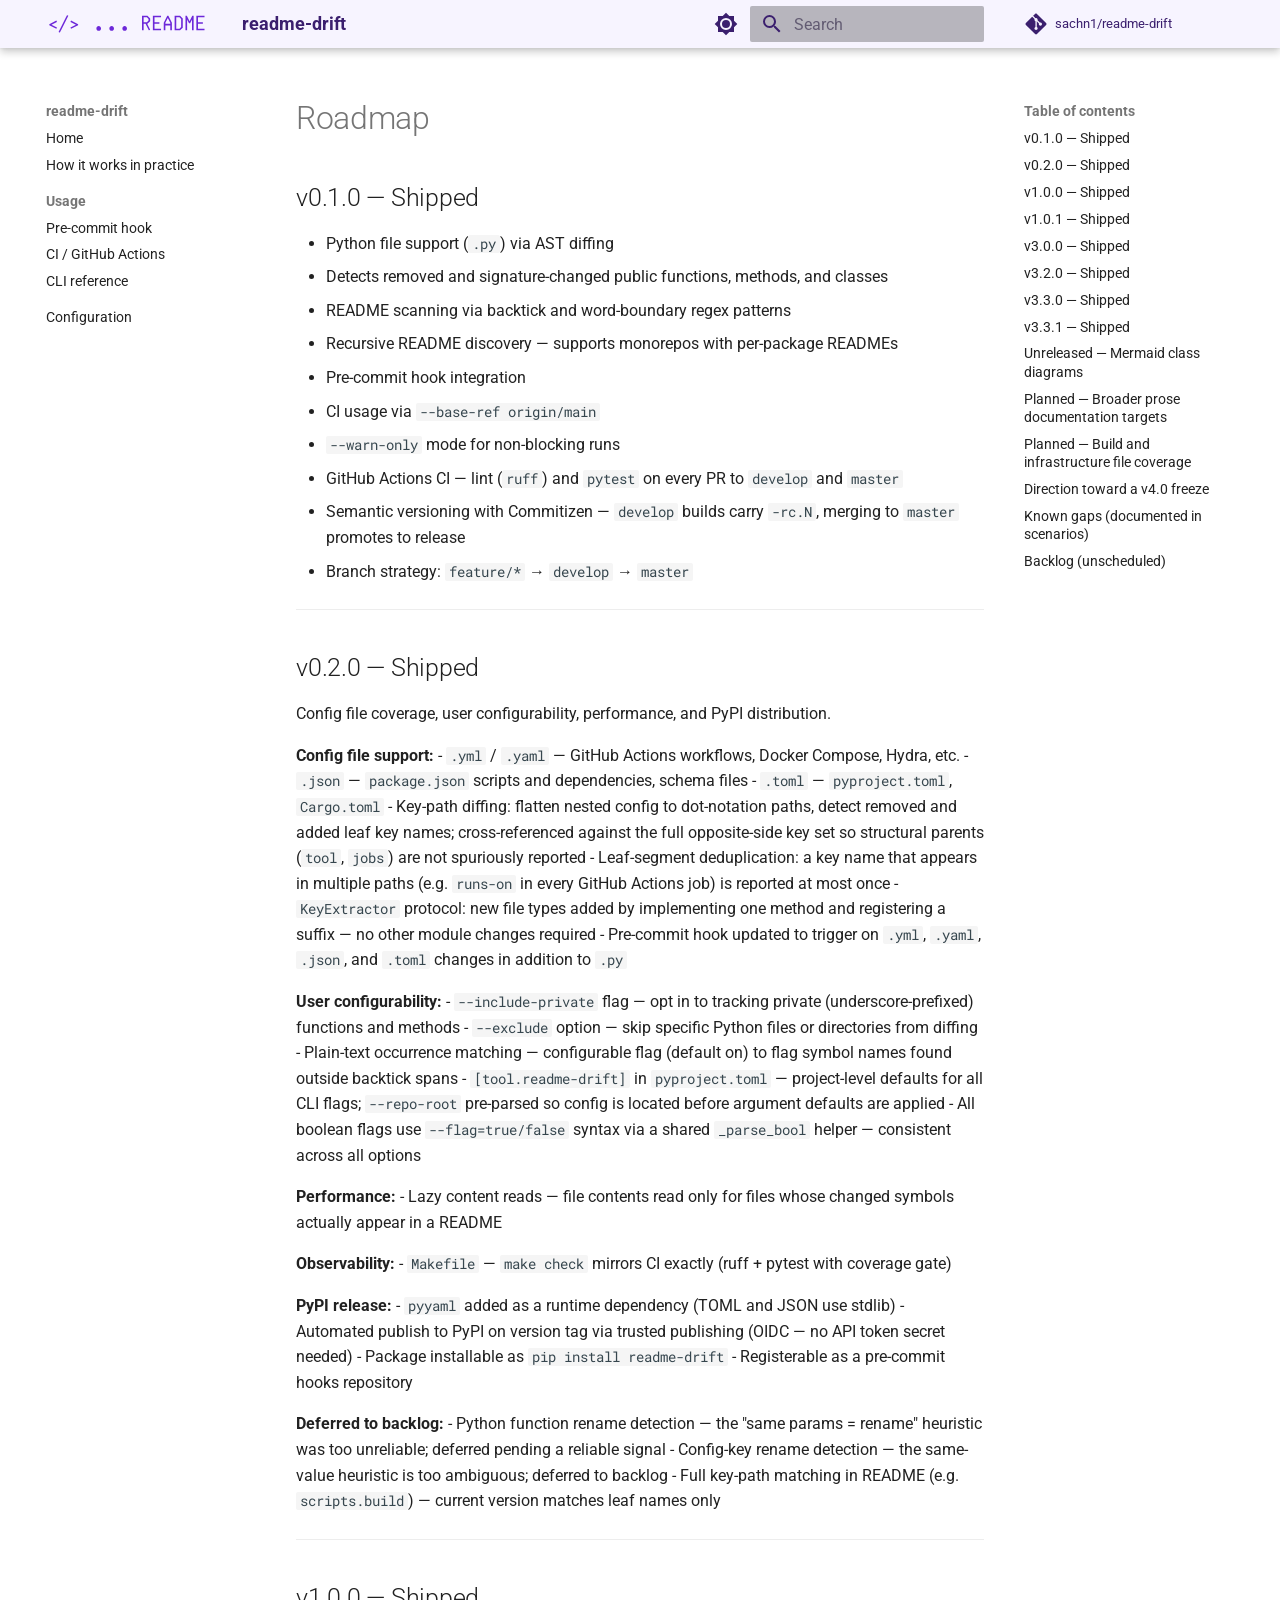
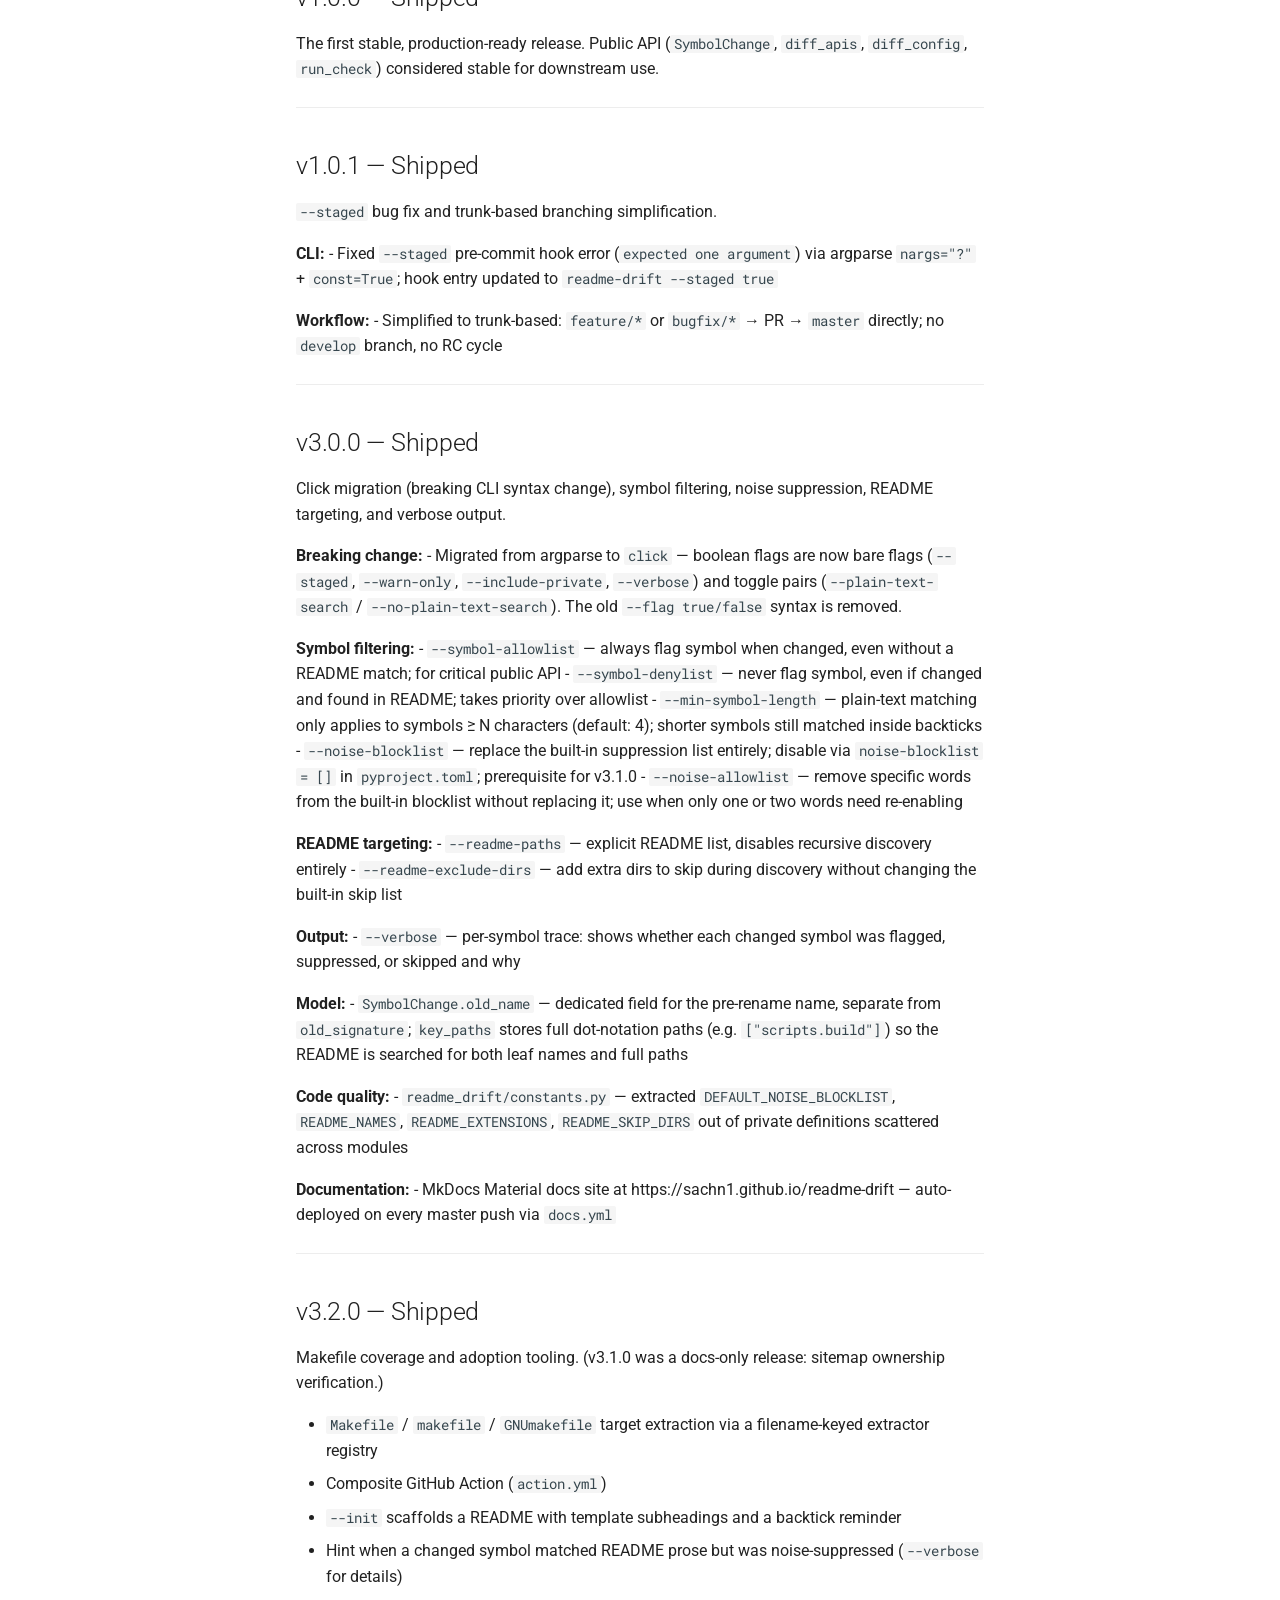
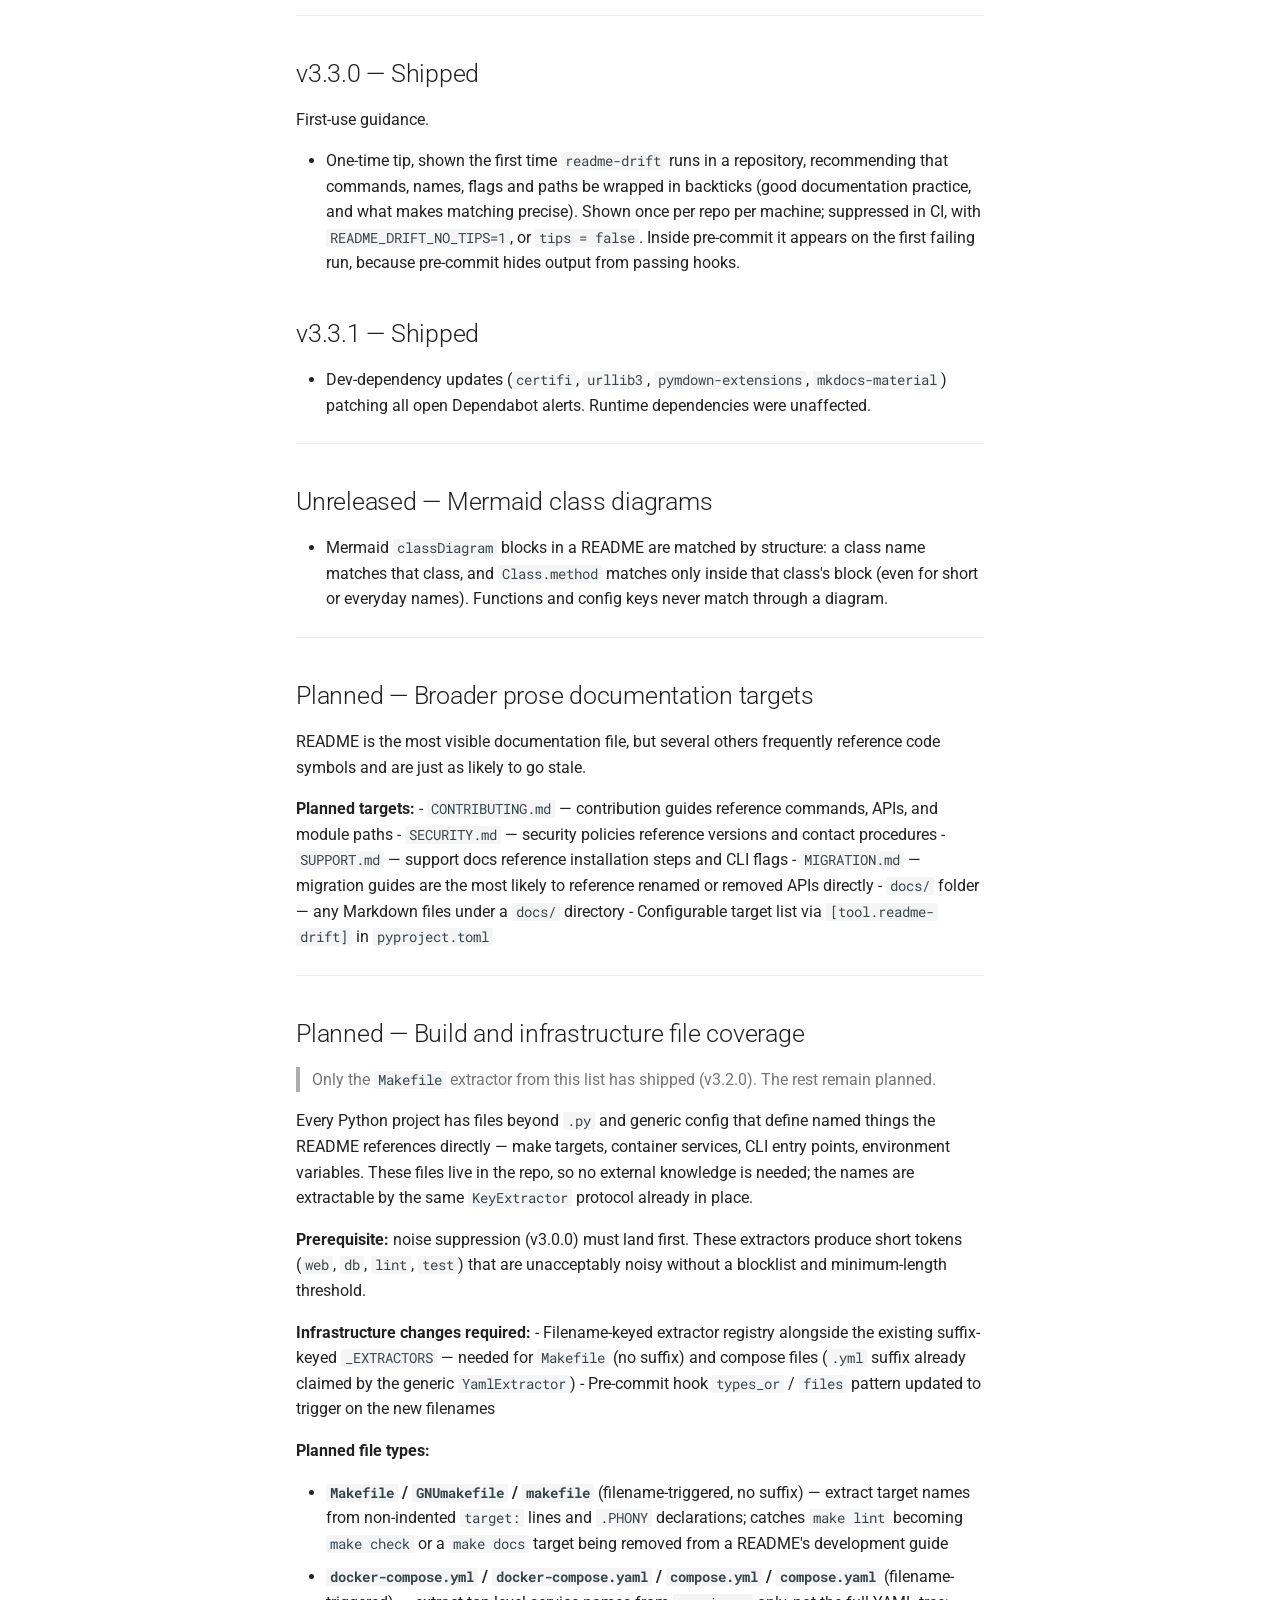
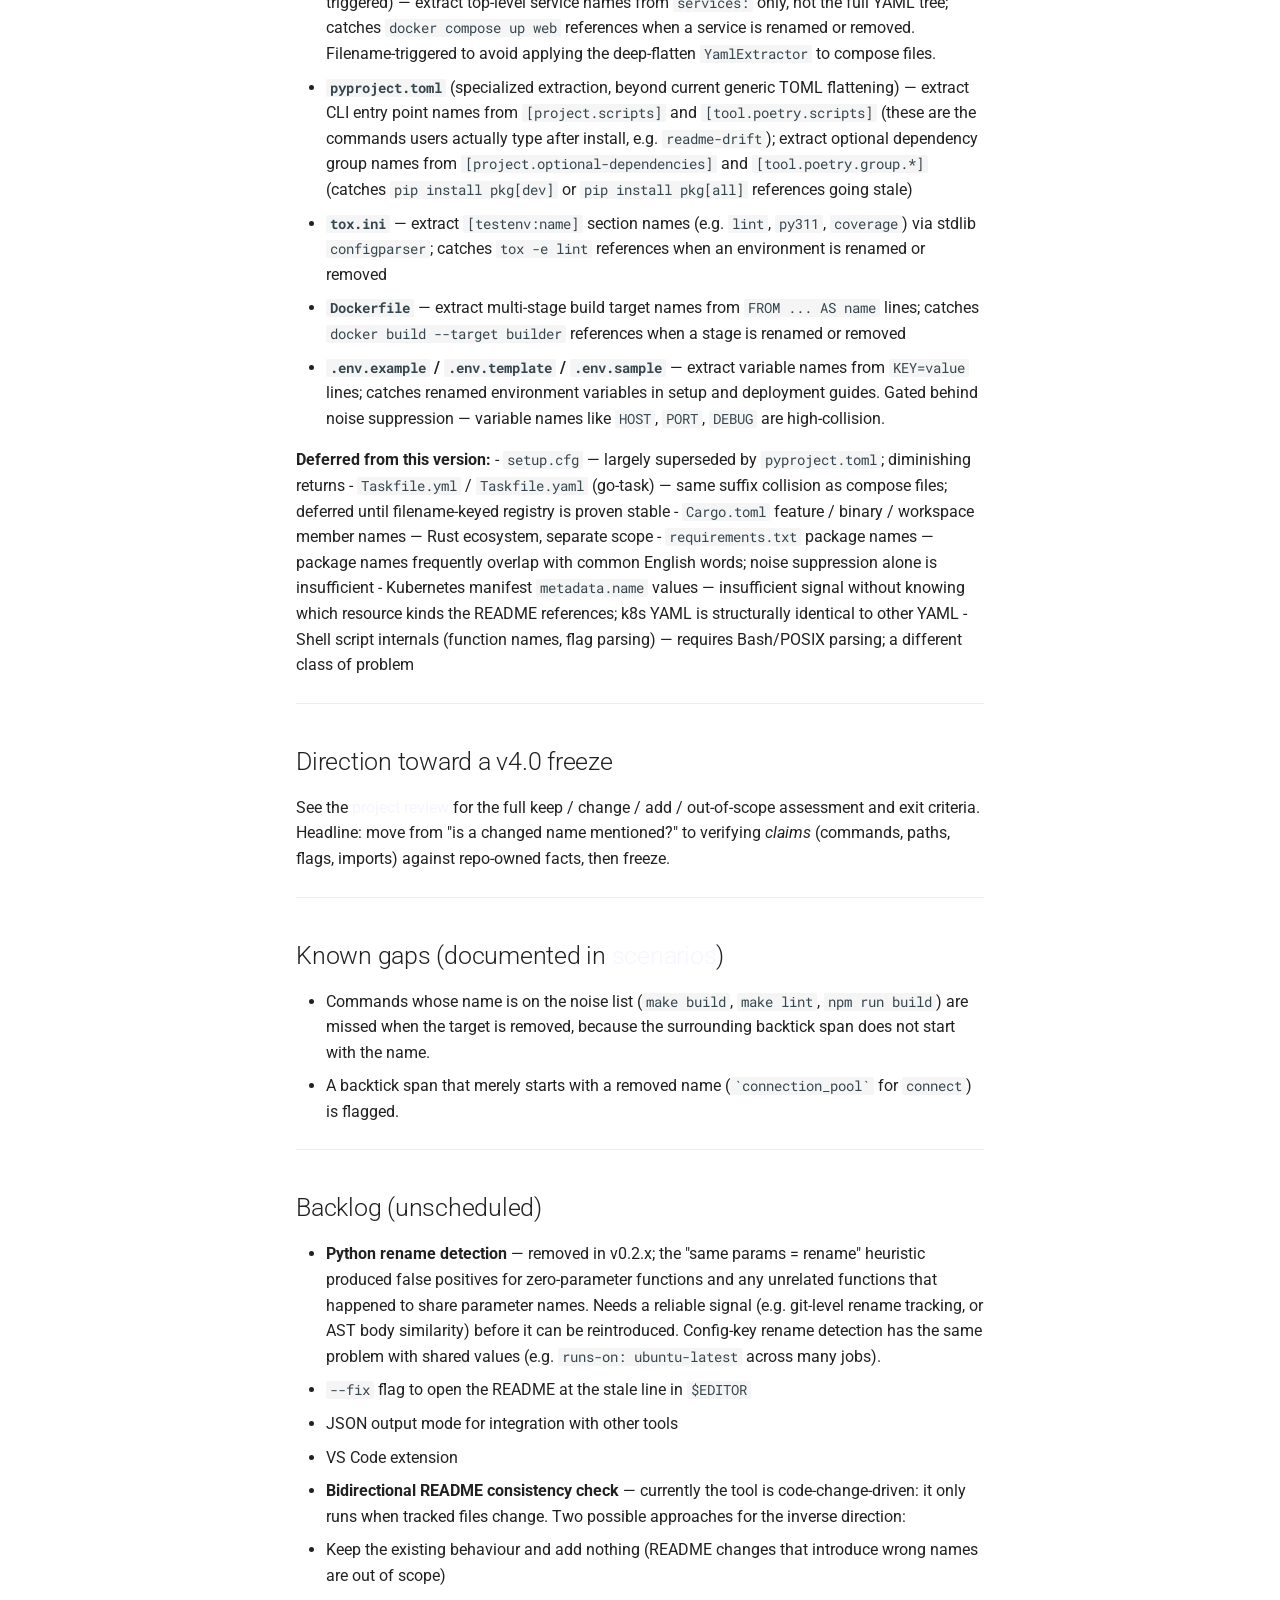
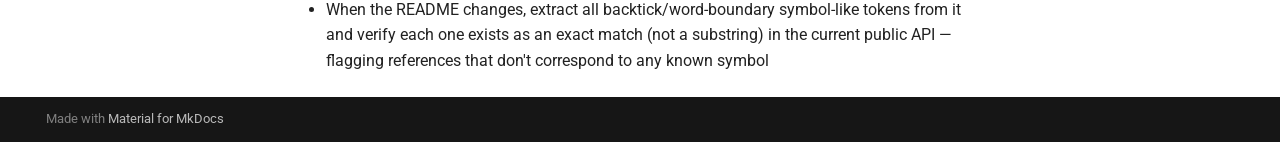
<file: roadmap/index.html>
<!doctype html>
<html lang="en" class="no-js">
  <head>
    
      <meta charset="utf-8">
      <meta name="viewport" content="width=device-width,initial-scale=1">
      
        <meta name="description" content="Detect stale README references after code changes — for pre-commit and CI.">
      
      
      
        <link rel="canonical" href="https://sachn1.github.io/readme-drift/roadmap/">
      
      
      
      
        
      
      
      <link rel="icon" href="../assets/logo.svg">
      <meta name="generator" content="mkdocs-1.6.1, mkdocs-material-9.8.1">
    
    
      
        <title>Roadmap - readme-drift</title>
      
    
    
      <link rel="stylesheet" href="../assets/stylesheets/main.57a0d79d.min.css">
      
        
        <link rel="stylesheet" href="../assets/stylesheets/palette.fb2fffe2.min.css">
      
      


    
    
      
    
    
      
        
        
        <link rel="preconnect" href="https://fonts.gstatic.com" crossorigin>
        <link rel="stylesheet" href="https://fonts.googleapis.com/css?family=Roboto:300,300i,400,400i,700,700i%7CRoboto+Mono:400,400i,700,700i&display=fallback">
        <style>:root{--md-text-font:"Roboto";--md-code-font:"Roboto Mono"}</style>
      
    
    
      <link rel="stylesheet" href="../stylesheets/extra.css">
    
    <script>__md_scope=new URL("..",location),__md_hash=e=>[...e].reduce(((e,_)=>(e<<5)-e+_.charCodeAt(0)),0),__md_get=(e,_=localStorage,t=__md_scope)=>JSON.parse(_.getItem(t.pathname+"."+e)),__md_set=(e,_,t=localStorage,a=__md_scope)=>{try{t.setItem(a.pathname+"."+e,JSON.stringify(_))}catch(e){}}</script>
    
      

    
    
  </head>
  
  
    
    
      
    
    
    
    
    <body dir="ltr" data-md-color-scheme="default" data-md-color-primary="custom" data-md-color-accent="indigo">
  
    
    <input class="md-toggle" data-md-toggle="drawer" type="checkbox" id="__drawer" autocomplete="off">
    <input class="md-toggle" data-md-toggle="search" type="checkbox" id="__search" autocomplete="off">
    <label class="md-overlay" for="__drawer"></label>
    <div data-md-component="skip">
      
        
        <a href="#roadmap" class="md-skip">
          Skip to content
        </a>
      
    </div>
    <div data-md-component="announce">
      
    </div>
    
    
      

  

<header class="md-header md-header--shadow" data-md-component="header">
  <nav class="md-header__inner md-grid" aria-label="Header">
    <a href=".." title="readme-drift" class="md-header__button md-logo" aria-label="readme-drift" data-md-component="logo">
      
  <img src="../assets/logo.svg" alt="logo">

    </a>
    <label class="md-header__button md-icon" for="__drawer">
      
      <svg xmlns="http://www.w3.org/2000/svg" viewBox="0 0 24 24"><path d="M3 6h18v2H3zm0 5h18v2H3zm0 5h18v2H3z"/></svg>
    </label>
    <div class="md-header__title" data-md-component="header-title">
      <div class="md-header__ellipsis">
        <div class="md-header__topic">
          <span class="md-ellipsis">
            readme-drift
          </span>
        </div>
        <div class="md-header__topic" data-md-component="header-topic">
          <span class="md-ellipsis">
            
              Roadmap
            
          </span>
        </div>
      </div>
    </div>
    
      
        <form class="md-header__option" data-md-component="palette">
  
    
    
    
    <input class="md-option" data-md-color-media="" data-md-color-scheme="default" data-md-color-primary="custom" data-md-color-accent="indigo"  aria-label="Switch to dark mode"  type="radio" name="__palette" id="__palette_0">
    
      <label class="md-header__button md-icon" title="Switch to dark mode" for="__palette_1" hidden>
        <svg xmlns="http://www.w3.org/2000/svg" viewBox="0 0 24 24"><path d="M12 8a4 4 0 0 0-4 4 4 4 0 0 0 4 4 4 4 0 0 0 4-4 4 4 0 0 0-4-4m0 10a6 6 0 0 1-6-6 6 6 0 0 1 6-6 6 6 0 0 1 6 6 6 6 0 0 1-6 6m8-9.31V4h-4.69L12 .69 8.69 4H4v4.69L.69 12 4 15.31V20h4.69L12 23.31 15.31 20H20v-4.69L23.31 12z"/></svg>
      </label>
    
  
    
    
    
    <input class="md-option" data-md-color-media="" data-md-color-scheme="slate" data-md-color-primary="custom" data-md-color-accent="indigo"  aria-label="Switch to light mode"  type="radio" name="__palette" id="__palette_1">
    
      <label class="md-header__button md-icon" title="Switch to light mode" for="__palette_0" hidden>
        <svg xmlns="http://www.w3.org/2000/svg" viewBox="0 0 24 24"><path d="M12 18c-.89 0-1.74-.2-2.5-.55C11.56 16.5 13 14.42 13 12s-1.44-4.5-3.5-5.45C10.26 6.2 11.11 6 12 6a6 6 0 0 1 6 6 6 6 0 0 1-6 6m8-9.31V4h-4.69L12 .69 8.69 4H4v4.69L.69 12 4 15.31V20h4.69L12 23.31 15.31 20H20v-4.69L23.31 12z"/></svg>
      </label>
    
  
</form>
      
    
    
      <script>var palette=__md_get("__palette");if(palette&&palette.color){if("(prefers-color-scheme)"===palette.color.media){var media=matchMedia("(prefers-color-scheme: light)"),input=document.querySelector(media.matches?"[data-md-color-media='(prefers-color-scheme: light)']":"[data-md-color-media='(prefers-color-scheme: dark)']");palette.color.media=input.getAttribute("data-md-color-media"),palette.color.scheme=input.getAttribute("data-md-color-scheme"),palette.color.primary=input.getAttribute("data-md-color-primary"),palette.color.accent=input.getAttribute("data-md-color-accent")}for(var[key,value]of Object.entries(palette.color))document.body.setAttribute("data-md-color-"+key,value)}</script>
    
    
    
      
      
        <label class="md-header__button md-icon" for="__search">
          
          <svg xmlns="http://www.w3.org/2000/svg" viewBox="0 0 24 24"><path d="M9.5 3A6.5 6.5 0 0 1 16 9.5c0 1.61-.59 3.09-1.56 4.23l.27.27h.79l5 5-1.5 1.5-5-5v-.79l-.27-.27A6.52 6.52 0 0 1 9.5 16 6.5 6.5 0 0 1 3 9.5 6.5 6.5 0 0 1 9.5 3m0 2C7 5 5 7 5 9.5S7 14 9.5 14 14 12 14 9.5 12 5 9.5 5"/></svg>
        </label>
        <div class="md-search" data-md-component="search" role="dialog">
  <label class="md-search__overlay" for="__search"></label>
  <div class="md-search__inner" role="search">
    <form class="md-search__form" name="search">
      <input type="text" class="md-search__input" name="query" aria-label="Search" placeholder="Search" autocapitalize="off" autocorrect="off" autocomplete="off" spellcheck="false" data-md-component="search-query" required>
      <label class="md-search__icon md-icon" for="__search">
        
        <svg xmlns="http://www.w3.org/2000/svg" viewBox="0 0 24 24"><path d="M9.5 3A6.5 6.5 0 0 1 16 9.5c0 1.61-.59 3.09-1.56 4.23l.27.27h.79l5 5-1.5 1.5-5-5v-.79l-.27-.27A6.52 6.52 0 0 1 9.5 16 6.5 6.5 0 0 1 3 9.5 6.5 6.5 0 0 1 9.5 3m0 2C7 5 5 7 5 9.5S7 14 9.5 14 14 12 14 9.5 12 5 9.5 5"/></svg>
        
        <svg xmlns="http://www.w3.org/2000/svg" viewBox="0 0 24 24"><path d="M20 11v2H8l5.5 5.5-1.42 1.42L4.16 12l7.92-7.92L13.5 5.5 8 11z"/></svg>
      </label>
      <nav class="md-search__options" aria-label="Search">
        
        <button type="reset" class="md-search__icon md-icon" title="Clear" aria-label="Clear" tabindex="-1">
          
          <svg xmlns="http://www.w3.org/2000/svg" viewBox="0 0 24 24"><path d="M19 6.41 17.59 5 12 10.59 6.41 5 5 6.41 10.59 12 5 17.59 6.41 19 12 13.41 17.59 19 19 17.59 13.41 12z"/></svg>
        </button>
      </nav>
      
    </form>
    <div class="md-search__output">
      <div class="md-search__scrollwrap" tabindex="0" data-md-scrollfix>
        <div class="md-search-result" data-md-component="search-result">
          <div class="md-search-result__meta">
            Initializing search
          </div>
          <ol class="md-search-result__list" role="presentation"></ol>
        </div>
      </div>
    </div>
  </div>
</div>
      
    
    
      <div class="md-header__source">
        <a href="https://github.com/sachn1/readme-drift" title="Go to repository" class="md-source" data-md-component="source">
  <div class="md-source__icon md-icon">
    
    <svg xmlns="http://www.w3.org/2000/svg" viewBox="0 0 448 512"><!--! Font Awesome Free 7.1.0 by @fontawesome - https://fontawesome.com License - https://fontawesome.com/license/free (Icons: CC BY 4.0, Fonts: SIL OFL 1.1, Code: MIT License) Copyright 2025 Fonticons, Inc.--><path d="M439.6 236.1 244 40.5c-5.4-5.5-12.8-8.5-20.4-8.5s-15 3-20.4 8.4L162.5 81l51.5 51.5c27.1-9.1 52.7 16.8 43.4 43.7l49.7 49.7c34.2-11.8 61.2 31 35.5 56.7-26.5 26.5-70.2-2.9-56-37.3L240.3 199v121.9c25.3 12.5 22.3 41.8 9.1 55-6.4 6.4-15.2 10.1-24.3 10.1s-17.8-3.6-24.3-10.1c-17.6-17.6-11.1-46.9 11.2-56v-123c-20.8-8.5-24.6-30.7-18.6-45L142.6 101 8.5 235.1C3 240.6 0 247.9 0 255.5s3 15 8.5 20.4l195.6 195.7c5.4 5.4 12.7 8.4 20.4 8.4s15-3 20.4-8.4l194.7-194.7c5.4-5.4 8.4-12.8 8.4-20.4s-3-15-8.4-20.4"/></svg>
  </div>
  <div class="md-source__repository">
    sachn1/readme-drift
  </div>
</a>
      </div>
    
  </nav>
  
</header>
    
    <div class="md-container" data-md-component="container">
      
      
        
          
        
      
      <main class="md-main" data-md-component="main">
        <div class="md-main__inner md-grid">
          
            
              
              <div class="md-sidebar md-sidebar--primary" data-md-component="sidebar" data-md-type="navigation" >
                <div class="md-sidebar__scrollwrap">
                  <div class="md-sidebar__inner">
                    



<nav class="md-nav md-nav--primary" aria-label="Navigation" data-md-level="0">
  <label class="md-nav__title" for="__drawer">
    <a href=".." title="readme-drift" class="md-nav__button md-logo" aria-label="readme-drift" data-md-component="logo">
      
  <img src="../assets/logo.svg" alt="logo">

    </a>
    readme-drift
  </label>
  
    <div class="md-nav__source">
      <a href="https://github.com/sachn1/readme-drift" title="Go to repository" class="md-source" data-md-component="source">
  <div class="md-source__icon md-icon">
    
    <svg xmlns="http://www.w3.org/2000/svg" viewBox="0 0 448 512"><!--! Font Awesome Free 7.1.0 by @fontawesome - https://fontawesome.com License - https://fontawesome.com/license/free (Icons: CC BY 4.0, Fonts: SIL OFL 1.1, Code: MIT License) Copyright 2025 Fonticons, Inc.--><path d="M439.6 236.1 244 40.5c-5.4-5.5-12.8-8.5-20.4-8.5s-15 3-20.4 8.4L162.5 81l51.5 51.5c27.1-9.1 52.7 16.8 43.4 43.7l49.7 49.7c34.2-11.8 61.2 31 35.5 56.7-26.5 26.5-70.2-2.9-56-37.3L240.3 199v121.9c25.3 12.5 22.3 41.8 9.1 55-6.4 6.4-15.2 10.1-24.3 10.1s-17.8-3.6-24.3-10.1c-17.6-17.6-11.1-46.9 11.2-56v-123c-20.8-8.5-24.6-30.7-18.6-45L142.6 101 8.5 235.1C3 240.6 0 247.9 0 255.5s3 15 8.5 20.4l195.6 195.7c5.4 5.4 12.7 8.4 20.4 8.4s15-3 20.4-8.4l194.7-194.7c5.4-5.4 8.4-12.8 8.4-20.4s-3-15-8.4-20.4"/></svg>
  </div>
  <div class="md-source__repository">
    sachn1/readme-drift
  </div>
</a>
    </div>
  
  <ul class="md-nav__list" data-md-scrollfix>
    
      
      
  
  
  
  
    <li class="md-nav__item">
      <a href=".." class="md-nav__link">
        
  
  
  <span class="md-ellipsis">
    
  
    Home
  

    
  </span>
  
  

      </a>
    </li>
  

    
      
      
  
  
  
  
    <li class="md-nav__item">
      <a href="../scenarios/" class="md-nav__link">
        
  
  
  <span class="md-ellipsis">
    
  
    How it works in practice
  

    
  </span>
  
  

      </a>
    </li>
  

    
      
      
  
  
  
  
    
    
    
    
      
        
        
      
    
    
    <li class="md-nav__item md-nav__item--section md-nav__item--nested">
      
        
        
        <input class="md-nav__toggle md-toggle " type="checkbox" id="__nav_3" >
        
          
          <label class="md-nav__link" for="__nav_3" id="__nav_3_label" tabindex="">
            
  
  
  <span class="md-ellipsis">
    
  
    Usage
  

    
  </span>
  
  

            <span class="md-nav__icon md-icon"></span>
          </label>
        
        <nav class="md-nav" data-md-level="1" aria-labelledby="__nav_3_label" aria-expanded="false">
          <label class="md-nav__title" for="__nav_3">
            <span class="md-nav__icon md-icon"></span>
            
  
    Usage
  

          </label>
          <ul class="md-nav__list" data-md-scrollfix>
            
              
                
  
  
  
  
    <li class="md-nav__item">
      <a href="../usage/pre-commit/" class="md-nav__link">
        
  
  
  <span class="md-ellipsis">
    
  
    Pre-commit hook
  

    
  </span>
  
  

      </a>
    </li>
  

              
            
              
                
  
  
  
  
    <li class="md-nav__item">
      <a href="../usage/ci/" class="md-nav__link">
        
  
  
  <span class="md-ellipsis">
    
  
    CI / GitHub Actions
  

    
  </span>
  
  

      </a>
    </li>
  

              
            
              
                
  
  
  
  
    <li class="md-nav__item">
      <a href="../usage/cli-reference/" class="md-nav__link">
        
  
  
  <span class="md-ellipsis">
    
  
    CLI reference
  

    
  </span>
  
  

      </a>
    </li>
  

              
            
          </ul>
        </nav>
      
    </li>
  

    
      
      
  
  
  
  
    <li class="md-nav__item">
      <a href="../configuration/" class="md-nav__link">
        
  
  
  <span class="md-ellipsis">
    
  
    Configuration
  

    
  </span>
  
  

      </a>
    </li>
  

    
  </ul>
</nav>
                  </div>
                </div>
              </div>
            
            
              
              <div class="md-sidebar md-sidebar--secondary" data-md-component="sidebar" data-md-type="toc" >
                <div class="md-sidebar__scrollwrap">
                  <div class="md-sidebar__inner">
                    

<nav class="md-nav md-nav--secondary" aria-label="Table of contents">
  
  
  
    
  
  
    <label class="md-nav__title" for="__toc">
      <span class="md-nav__icon md-icon"></span>
      Table of contents
    </label>
    <ul class="md-nav__list" data-md-component="toc" data-md-scrollfix>
      
        <li class="md-nav__item">
  <a href="#v010-shipped" class="md-nav__link">
    <span class="md-ellipsis">
      
        v0.1.0 — Shipped
      
    </span>
  </a>
  
</li>
      
        <li class="md-nav__item">
  <a href="#v020-shipped" class="md-nav__link">
    <span class="md-ellipsis">
      
        v0.2.0 — Shipped
      
    </span>
  </a>
  
</li>
      
        <li class="md-nav__item">
  <a href="#v100-shipped" class="md-nav__link">
    <span class="md-ellipsis">
      
        v1.0.0 — Shipped
      
    </span>
  </a>
  
</li>
      
        <li class="md-nav__item">
  <a href="#v101-shipped" class="md-nav__link">
    <span class="md-ellipsis">
      
        v1.0.1 — Shipped
      
    </span>
  </a>
  
</li>
      
        <li class="md-nav__item">
  <a href="#v300-shipped" class="md-nav__link">
    <span class="md-ellipsis">
      
        v3.0.0 — Shipped
      
    </span>
  </a>
  
</li>
      
        <li class="md-nav__item">
  <a href="#v320-shipped" class="md-nav__link">
    <span class="md-ellipsis">
      
        v3.2.0 — Shipped
      
    </span>
  </a>
  
</li>
      
        <li class="md-nav__item">
  <a href="#v330-shipped" class="md-nav__link">
    <span class="md-ellipsis">
      
        v3.3.0 — Shipped
      
    </span>
  </a>
  
</li>
      
        <li class="md-nav__item">
  <a href="#v331-shipped" class="md-nav__link">
    <span class="md-ellipsis">
      
        v3.3.1 — Shipped
      
    </span>
  </a>
  
</li>
      
        <li class="md-nav__item">
  <a href="#unreleased-mermaid-class-diagrams" class="md-nav__link">
    <span class="md-ellipsis">
      
        Unreleased — Mermaid class diagrams
      
    </span>
  </a>
  
</li>
      
        <li class="md-nav__item">
  <a href="#planned-broader-prose-documentation-targets" class="md-nav__link">
    <span class="md-ellipsis">
      
        Planned — Broader prose documentation targets
      
    </span>
  </a>
  
</li>
      
        <li class="md-nav__item">
  <a href="#planned-build-and-infrastructure-file-coverage" class="md-nav__link">
    <span class="md-ellipsis">
      
        Planned — Build and infrastructure file coverage
      
    </span>
  </a>
  
</li>
      
        <li class="md-nav__item">
  <a href="#direction-toward-a-v40-freeze" class="md-nav__link">
    <span class="md-ellipsis">
      
        Direction toward a v4.0 freeze
      
    </span>
  </a>
  
</li>
      
        <li class="md-nav__item">
  <a href="#known-gaps-documented-in-scenarios" class="md-nav__link">
    <span class="md-ellipsis">
      
        Known gaps (documented in scenarios)
      
    </span>
  </a>
  
</li>
      
        <li class="md-nav__item">
  <a href="#backlog-unscheduled" class="md-nav__link">
    <span class="md-ellipsis">
      
        Backlog (unscheduled)
      
    </span>
  </a>
  
</li>
      
    </ul>
  
</nav>
                  </div>
                </div>
              </div>
            
          
          
            <div class="md-content" data-md-component="content">
              
              <article class="md-content__inner md-typeset">
                
                  


  
  


<h1 id="roadmap">Roadmap</h1>
<h2 id="v010-shipped">v0.1.0 — Shipped</h2>
<ul>
<li>Python file support (<code>.py</code>) via AST diffing</li>
<li>Detects removed and signature-changed public functions, methods, and classes</li>
<li>README scanning via backtick and word-boundary regex patterns</li>
<li>Recursive README discovery — supports monorepos with per-package READMEs</li>
<li>Pre-commit hook integration</li>
<li>CI usage via <code>--base-ref origin/main</code></li>
<li><code>--warn-only</code> mode for non-blocking runs</li>
<li>GitHub Actions CI — lint (<code>ruff</code>) and <code>pytest</code> on every PR to <code>develop</code> and <code>master</code></li>
<li>Semantic versioning with Commitizen — <code>develop</code> builds carry <code>-rc.N</code>, merging to <code>master</code> promotes to release</li>
<li>Branch strategy: <code>feature/*</code> → <code>develop</code> → <code>master</code></li>
</ul>
<hr />
<h2 id="v020-shipped">v0.2.0 — Shipped</h2>
<p>Config file coverage, user configurability, performance, and PyPI distribution.</p>
<p><strong>Config file support:</strong>
- <code>.yml</code> / <code>.yaml</code> — GitHub Actions workflows, Docker Compose, Hydra, etc.
- <code>.json</code> — <code>package.json</code> scripts and dependencies, schema files
- <code>.toml</code> — <code>pyproject.toml</code>, <code>Cargo.toml</code>
- Key-path diffing: flatten nested config to dot-notation paths, detect removed and added leaf key names; cross-referenced against the full opposite-side key set so structural parents (<code>tool</code>, <code>jobs</code>) are not spuriously reported
- Leaf-segment deduplication: a key name that appears in multiple paths (e.g. <code>runs-on</code> in every GitHub Actions job) is reported at most once
- <code>KeyExtractor</code> protocol: new file types added by implementing one method and registering a suffix — no other module changes required
- Pre-commit hook updated to trigger on <code>.yml</code>, <code>.yaml</code>, <code>.json</code>, and <code>.toml</code> changes in addition to <code>.py</code></p>
<p><strong>User configurability:</strong>
- <code>--include-private</code> flag — opt in to tracking private (underscore-prefixed) functions and methods
- <code>--exclude</code> option — skip specific Python files or directories from diffing
- Plain-text occurrence matching — configurable flag (default on) to flag symbol names found outside backtick spans
- <code>[tool.readme-drift]</code> in <code>pyproject.toml</code> — project-level defaults for all CLI flags; <code>--repo-root</code> pre-parsed so config is located before argument defaults are applied
- All boolean flags use <code>--flag=true/false</code> syntax via a shared <code>_parse_bool</code> helper — consistent across all options</p>
<p><strong>Performance:</strong>
- Lazy content reads — file contents read only for files whose changed symbols actually appear in a README</p>
<p><strong>Observability:</strong>
- <code>Makefile</code> — <code>make check</code> mirrors CI exactly (ruff + pytest with coverage gate)</p>
<p><strong>PyPI release:</strong>
- <code>pyyaml</code> added as a runtime dependency (TOML and JSON use stdlib)
- Automated publish to PyPI on version tag via trusted publishing (OIDC — no API token secret needed)
- Package installable as <code>pip install readme-drift</code>
- Registerable as a pre-commit hooks repository</p>
<p><strong>Deferred to backlog:</strong>
- Python function rename detection — the "same params = rename" heuristic was too unreliable; deferred pending a reliable signal
- Config-key rename detection — the same-value heuristic is too ambiguous; deferred to backlog
- Full key-path matching in README (e.g. <code>scripts.build</code>) — current version matches leaf names only</p>
<hr />
<h2 id="v100-shipped">v1.0.0 — Shipped</h2>
<p>The first stable, production-ready release. Public API (<code>SymbolChange</code>, <code>diff_apis</code>, <code>diff_config</code>, <code>run_check</code>) considered stable for downstream use.</p>
<hr />
<h2 id="v101-shipped">v1.0.1 — Shipped</h2>
<p><code>--staged</code> bug fix and trunk-based branching simplification.</p>
<p><strong>CLI:</strong>
- Fixed <code>--staged</code> pre-commit hook error (<code>expected one argument</code>) via argparse <code>nargs="?"</code> + <code>const=True</code>; hook entry updated to <code>readme-drift --staged true</code></p>
<p><strong>Workflow:</strong>
- Simplified to trunk-based: <code>feature/*</code> or <code>bugfix/*</code> → PR → <code>master</code> directly; no <code>develop</code> branch, no RC cycle</p>
<hr />
<h2 id="v300-shipped">v3.0.0 — Shipped</h2>
<p>Click migration (breaking CLI syntax change), symbol filtering, noise suppression, README targeting, and verbose output.</p>
<p><strong>Breaking change:</strong>
- Migrated from argparse to <code>click</code> — boolean flags are now bare flags (<code>--staged</code>, <code>--warn-only</code>, <code>--include-private</code>, <code>--verbose</code>) and toggle pairs (<code>--plain-text-search</code> / <code>--no-plain-text-search</code>). The old <code>--flag true/false</code> syntax is removed.</p>
<p><strong>Symbol filtering:</strong>
- <code>--symbol-allowlist</code> — always flag symbol when changed, even without a README match; for critical public API
- <code>--symbol-denylist</code> — never flag symbol, even if changed and found in README; takes priority over allowlist
- <code>--min-symbol-length</code> — plain-text matching only applies to symbols ≥ N characters (default: 4); shorter symbols still matched inside backticks
- <code>--noise-blocklist</code> — replace the built-in suppression list entirely; disable via <code>noise-blocklist = []</code> in <code>pyproject.toml</code>; prerequisite for v3.1.0
- <code>--noise-allowlist</code> — remove specific words from the built-in blocklist without replacing it; use when only one or two words need re-enabling</p>
<p><strong>README targeting:</strong>
- <code>--readme-paths</code> — explicit README list, disables recursive discovery entirely
- <code>--readme-exclude-dirs</code> — add extra dirs to skip during discovery without changing the built-in skip list</p>
<p><strong>Output:</strong>
- <code>--verbose</code> — per-symbol trace: shows whether each changed symbol was flagged, suppressed, or skipped and why</p>
<p><strong>Model:</strong>
- <code>SymbolChange.old_name</code> — dedicated field for the pre-rename name, separate from <code>old_signature</code>; <code>key_paths</code> stores full dot-notation paths (e.g. <code>["scripts.build"]</code>) so the README is searched for both leaf names and full paths</p>
<p><strong>Code quality:</strong>
- <code>readme_drift/constants.py</code> — extracted <code>DEFAULT_NOISE_BLOCKLIST</code>, <code>README_NAMES</code>, <code>README_EXTENSIONS</code>, <code>README_SKIP_DIRS</code> out of private definitions scattered across modules</p>
<p><strong>Documentation:</strong>
- MkDocs Material docs site at https://sachn1.github.io/readme-drift — auto-deployed on every master push via <code>docs.yml</code></p>
<hr />
<h2 id="v320-shipped">v3.2.0 — Shipped</h2>
<p>Makefile coverage and adoption tooling. (v3.1.0 was a docs-only release: sitemap ownership verification.)</p>
<ul>
<li><code>Makefile</code> / <code>makefile</code> / <code>GNUmakefile</code> target extraction via a filename-keyed extractor registry</li>
<li>Composite GitHub Action (<code>action.yml</code>)</li>
<li><code>--init</code> scaffolds a README with template subheadings and a backtick reminder</li>
<li>Hint when a changed symbol matched README prose but was noise-suppressed (<code>--verbose</code> for details)</li>
</ul>
<hr />
<h2 id="v330-shipped">v3.3.0 — Shipped</h2>
<p>First-use guidance.</p>
<ul>
<li>One-time tip, shown the first time <code>readme-drift</code> runs in a repository, recommending that commands, names, flags and paths be wrapped in backticks (good documentation practice, and what makes matching precise). Shown once per repo per machine; suppressed in CI, with <code>README_DRIFT_NO_TIPS=1</code>, or <code>tips = false</code>. Inside pre-commit it appears on the first failing run, because pre-commit hides output from passing hooks.</li>
</ul>
<h2 id="v331-shipped">v3.3.1 — Shipped</h2>
<ul>
<li>Dev-dependency updates (<code>certifi</code>, <code>urllib3</code>, <code>pymdown-extensions</code>, <code>mkdocs-material</code>) patching all open Dependabot alerts. Runtime dependencies were unaffected.</li>
</ul>
<hr />
<h2 id="unreleased-mermaid-class-diagrams">Unreleased — Mermaid class diagrams</h2>
<ul>
<li>Mermaid <code>classDiagram</code> blocks in a README are matched by structure: a class name matches that class, and <code>Class.method</code> matches only inside that class's block (even for short or everyday names). Functions and config keys never match through a diagram.</li>
</ul>
<hr />
<h2 id="planned-broader-prose-documentation-targets">Planned — Broader prose documentation targets</h2>
<p>README is the most visible documentation file, but several others frequently reference code symbols and are just as likely to go stale.</p>
<p><strong>Planned targets:</strong>
- <code>CONTRIBUTING.md</code> — contribution guides reference commands, APIs, and module paths
- <code>SECURITY.md</code> — security policies reference versions and contact procedures
- <code>SUPPORT.md</code> — support docs reference installation steps and CLI flags
- <code>MIGRATION.md</code> — migration guides are the most likely to reference renamed or removed APIs directly
- <code>docs/</code> folder — any Markdown files under a <code>docs/</code> directory
- Configurable target list via <code>[tool.readme-drift]</code> in <code>pyproject.toml</code></p>
<hr />
<h2 id="planned-build-and-infrastructure-file-coverage">Planned — Build and infrastructure file coverage</h2>
<blockquote>
<p>Only the <code>Makefile</code> extractor from this list has shipped (v3.2.0). The rest remain planned.</p>
</blockquote>
<p>Every Python project has files beyond <code>.py</code> and generic config that define named things the README references directly — make targets, container services, CLI entry points, environment variables. These files live in the repo, so no external knowledge is needed; the names are extractable by the same <code>KeyExtractor</code> protocol already in place.</p>
<p><strong>Prerequisite:</strong> noise suppression (v3.0.0) must land first. These extractors produce short tokens (<code>web</code>, <code>db</code>, <code>lint</code>, <code>test</code>) that are unacceptably noisy without a blocklist and minimum-length threshold.</p>
<p><strong>Infrastructure changes required:</strong>
- Filename-keyed extractor registry alongside the existing suffix-keyed <code>_EXTRACTORS</code> — needed for <code>Makefile</code> (no suffix) and compose files (<code>.yml</code> suffix already claimed by the generic <code>YamlExtractor</code>)
- Pre-commit hook <code>types_or</code> / <code>files</code> pattern updated to trigger on the new filenames</p>
<p><strong>Planned file types:</strong></p>
<ul>
<li><strong><code>Makefile</code> / <code>GNUmakefile</code> / <code>makefile</code></strong> (filename-triggered, no suffix) — extract target names from non-indented <code>target:</code> lines and <code>.PHONY</code> declarations; catches <code>make lint</code> becoming <code>make check</code> or a <code>make docs</code> target being removed from a README's development guide</li>
<li><strong><code>docker-compose.yml</code> / <code>docker-compose.yaml</code> / <code>compose.yml</code> / <code>compose.yaml</code></strong> (filename-triggered) — extract top-level service names from <code>services:</code> only, not the full YAML tree; catches <code>docker compose up web</code> references when a service is renamed or removed. Filename-triggered to avoid applying the deep-flatten <code>YamlExtractor</code> to compose files.</li>
<li><strong><code>pyproject.toml</code></strong> (specialized extraction, beyond current generic TOML flattening) — extract CLI entry point names from <code>[project.scripts]</code> and <code>[tool.poetry.scripts]</code> (these are the commands users actually type after install, e.g. <code>readme-drift</code>); extract optional dependency group names from <code>[project.optional-dependencies]</code> and <code>[tool.poetry.group.*]</code> (catches <code>pip install pkg[dev]</code> or <code>pip install pkg[all]</code> references going stale)</li>
<li><strong><code>tox.ini</code></strong> — extract <code>[testenv:name]</code> section names (e.g. <code>lint</code>, <code>py311</code>, <code>coverage</code>) via stdlib <code>configparser</code>; catches <code>tox -e lint</code> references when an environment is renamed or removed</li>
<li><strong><code>Dockerfile</code></strong> — extract multi-stage build target names from <code>FROM ... AS name</code> lines; catches <code>docker build --target builder</code> references when a stage is renamed or removed</li>
<li><strong><code>.env.example</code> / <code>.env.template</code> / <code>.env.sample</code></strong> — extract variable names from <code>KEY=value</code> lines; catches renamed environment variables in setup and deployment guides. Gated behind noise suppression — variable names like <code>HOST</code>, <code>PORT</code>, <code>DEBUG</code> are high-collision.</li>
</ul>
<p><strong>Deferred from this version:</strong>
- <code>setup.cfg</code> — largely superseded by <code>pyproject.toml</code>; diminishing returns
- <code>Taskfile.yml</code> / <code>Taskfile.yaml</code> (go-task) — same suffix collision as compose files; deferred until filename-keyed registry is proven stable
- <code>Cargo.toml</code> feature / binary / workspace member names — Rust ecosystem, separate scope
- <code>requirements.txt</code> package names — package names frequently overlap with common English words; noise suppression alone is insufficient
- Kubernetes manifest <code>metadata.name</code> values — insufficient signal without knowing which resource kinds the README references; k8s YAML is structurally identical to other YAML
- Shell script internals (function names, flag parsing) — requires Bash/POSIX parsing; a different class of problem</p>
<hr />
<h2 id="direction-toward-a-v40-freeze">Direction toward a v4.0 freeze</h2>
<p>See the <a href="../project-review/">project review</a> for the full keep / change / add / out-of-scope assessment and exit criteria. Headline: move from "is a changed name mentioned?" to verifying <em>claims</em> (commands, paths, flags, imports) against repo-owned facts, then freeze.</p>
<hr />
<h2 id="known-gaps-documented-in-scenarios">Known gaps (documented in <a href="../scenarios/">scenarios</a>)</h2>
<ul>
<li>Commands whose name is on the noise list (<code>make build</code>, <code>make lint</code>, <code>npm run build</code>) are missed when the target is removed, because the surrounding backtick span does not start with the name.</li>
<li>A backtick span that merely starts with a removed name (<code>`connection_pool`</code> for <code>connect</code>) is flagged.</li>
</ul>
<hr />
<h2 id="backlog-unscheduled">Backlog (unscheduled)</h2>
<ul>
<li><strong>Python rename detection</strong> — removed in v0.2.x; the "same params = rename" heuristic produced false positives for zero-parameter functions and any unrelated functions that happened to share parameter names. Needs a reliable signal (e.g. git-level rename tracking, or AST body similarity) before it can be reintroduced. Config-key rename detection has the same problem with shared values (e.g. <code>runs-on: ubuntu-latest</code> across many jobs).</li>
<li><code>--fix</code> flag to open the README at the stale line in <code>$EDITOR</code></li>
<li>JSON output mode for integration with other tools</li>
<li>VS Code extension</li>
<li><strong>Bidirectional README consistency check</strong> — currently the tool is code-change-driven: it only runs when tracked files change. Two possible approaches for the inverse direction:</li>
<li>Keep the existing behaviour and add nothing (README changes that introduce wrong names are out of scope)</li>
<li>When the README changes, extract all backtick/word-boundary symbol-like tokens from it and verify each one exists as an exact match (not a substring) in the current public API — flagging references that don't correspond to any known symbol</li>
</ul>












                
              </article>
            </div>
          
          
<script>var target=document.getElementById(location.hash.slice(1));target&&target.name&&(target.checked=target.name.startsWith("__tabbed_"))</script>
        </div>
        
          <button type="button" class="md-top md-icon" data-md-component="top" hidden>
  
  <svg xmlns="http://www.w3.org/2000/svg" viewBox="0 0 24 24"><path d="M13 20h-2V8l-5.5 5.5-1.42-1.42L12 4.16l7.92 7.92-1.42 1.42L13 8z"/></svg>
  Back to top
</button>
        
      </main>
      
        <footer class="md-footer">
  
  <div class="md-footer-meta md-typeset">
    <div class="md-footer-meta__inner md-grid">
      <div class="md-copyright">
  
  
    Made with
    <a href="https://squidfunk.github.io/mkdocs-material/" target="_blank" rel="noopener">
      Material for MkDocs
    </a>
  
</div>
      
    </div>
  </div>
</footer>
      
    </div>
    <div class="md-dialog" data-md-component="dialog">
      <div class="md-dialog__inner md-typeset"></div>
    </div>
    
    
    
      
      
      <script id="__config" type="application/json">{"annotate": null, "base": "..", "features": ["navigation.instant", "navigation.sections", "content.code.copy", "navigation.top"], "search": "../assets/javascripts/workers/search.a7633da7.min.js", "tags": null, "translations": {"clipboard.copied": "Copied to clipboard", "clipboard.copy": "Copy to clipboard", "search.result.more.one": "1 more on this page", "search.result.more.other": "# more on this page", "search.result.none": "No matching documents", "search.result.one": "1 matching document", "search.result.other": "# matching documents", "search.result.placeholder": "Type to start searching", "search.result.term.missing": "Missing", "select.version": "Select version"}, "version": null}</script>
    
    
      <script src="../assets/javascripts/bundle.a5f9d56c.min.js"></script>
      
    
  </body>
</html>
</file>
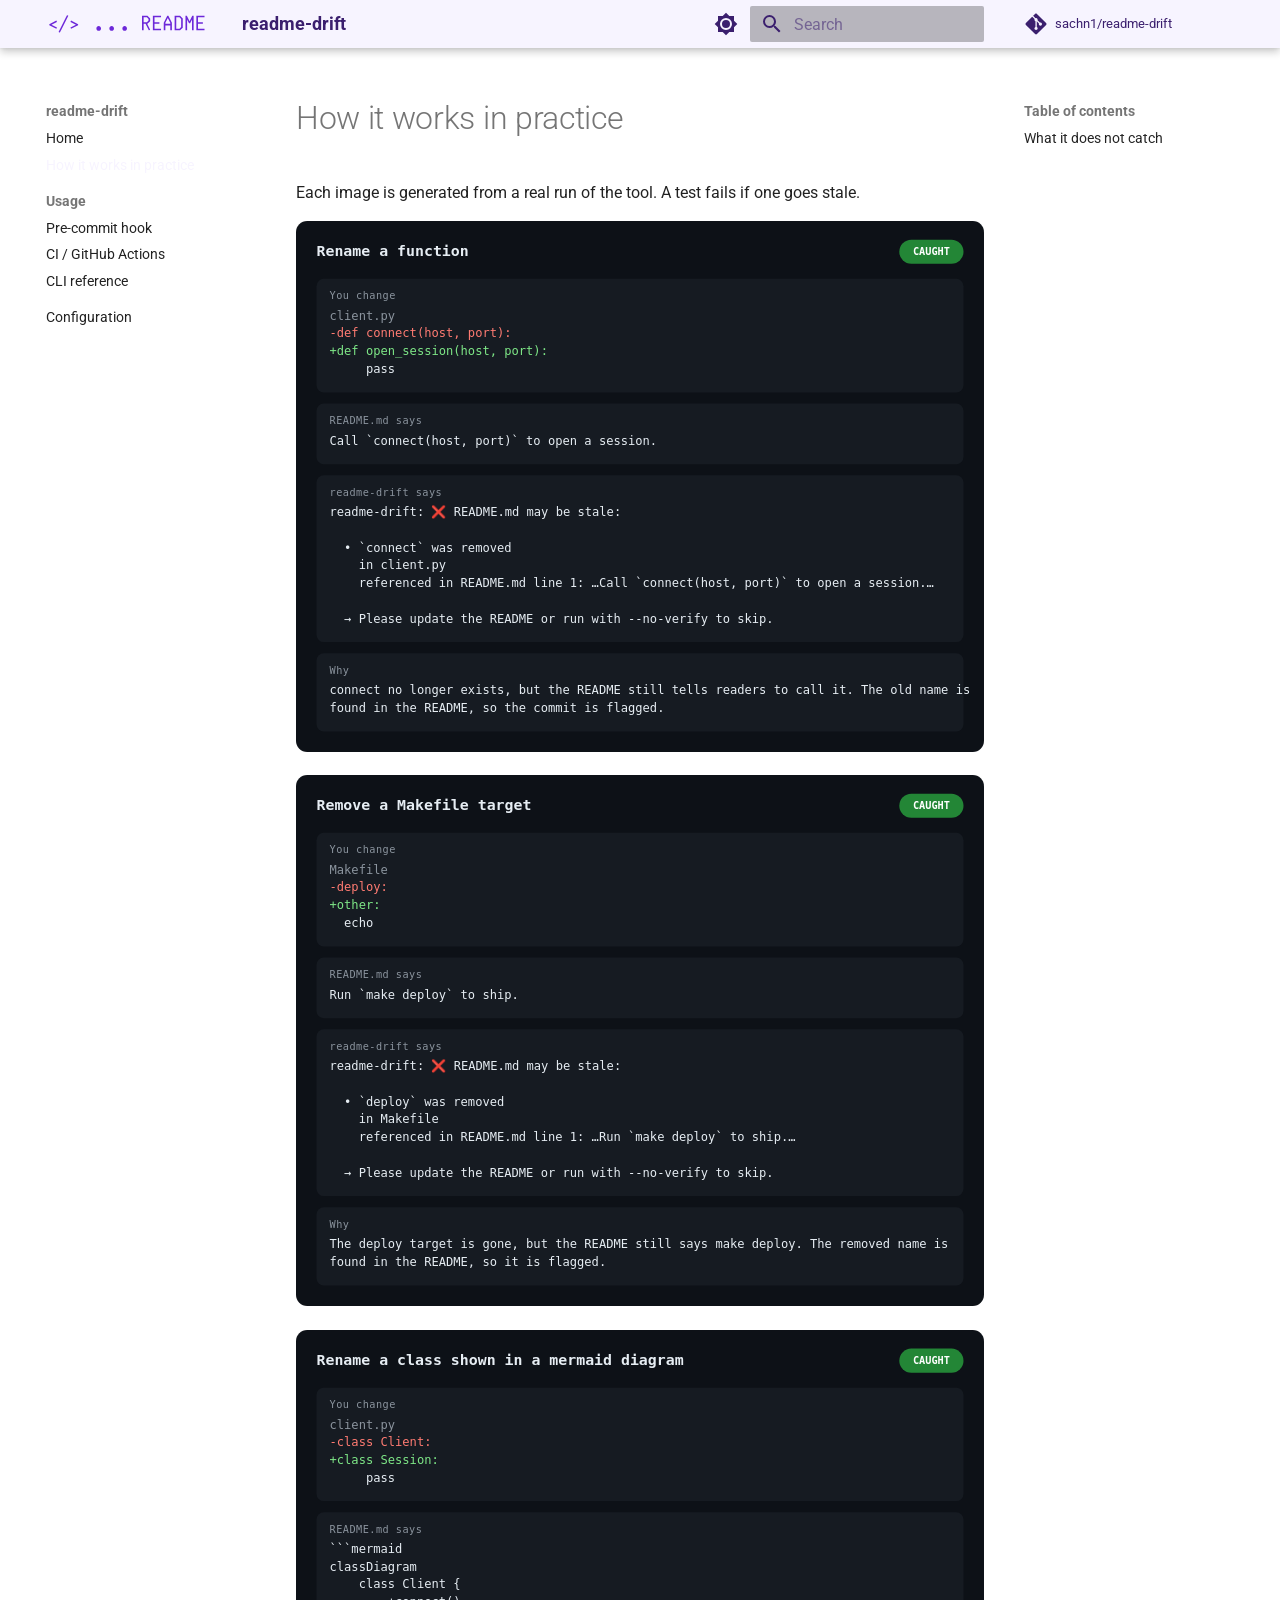
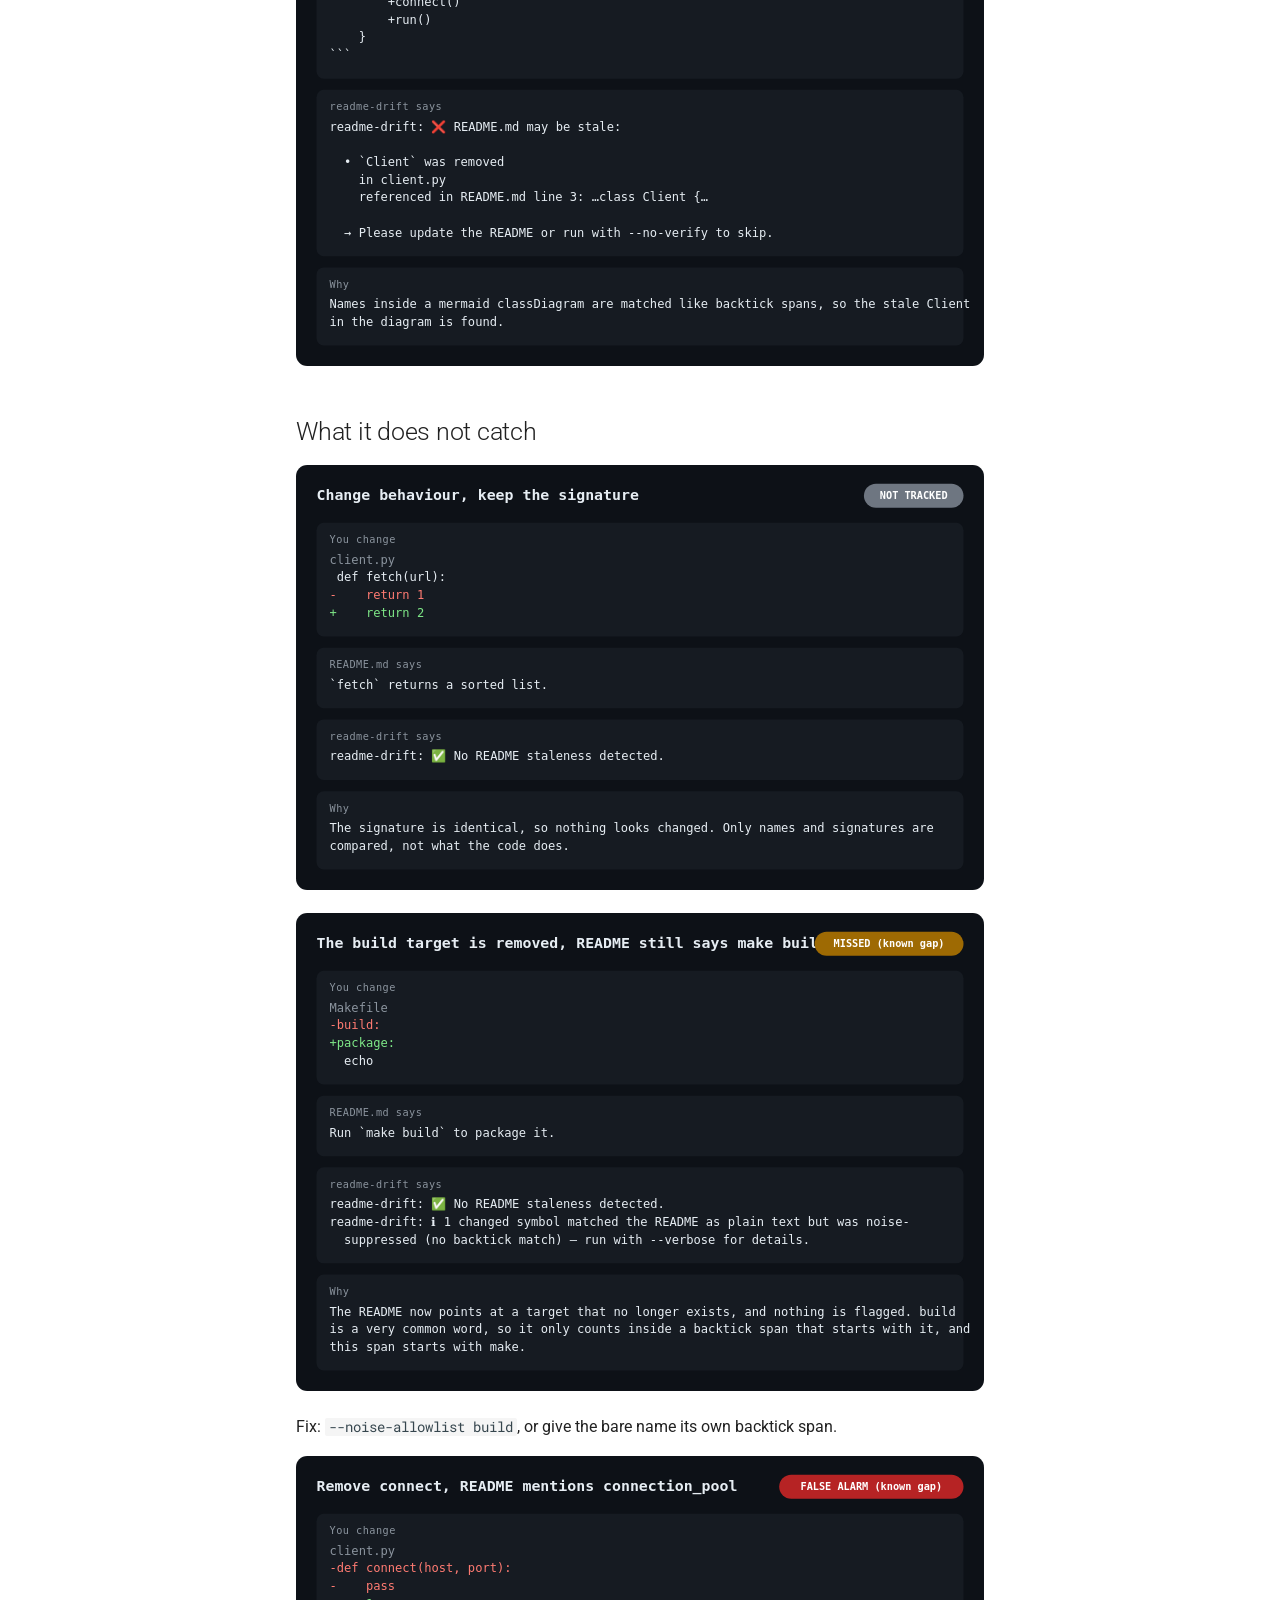
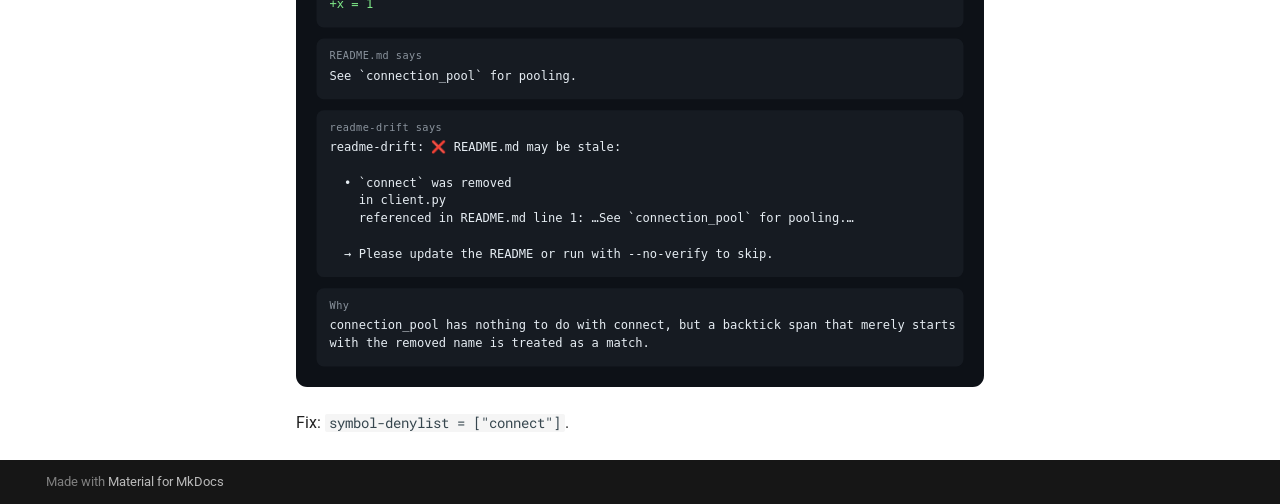
<file: scenarios/index.html>
<!doctype html>
<html lang="en" class="no-js">
  <head>
    
      <meta charset="utf-8">
      <meta name="viewport" content="width=device-width,initial-scale=1">
      
        <meta name="description" content="Detect stale README references after code changes — for pre-commit and CI.">
      
      
      
        <link rel="canonical" href="https://sachn1.github.io/readme-drift/scenarios/">
      
      
        <link rel="prev" href="..">
      
      
        <link rel="next" href="../usage/pre-commit/">
      
      
        
      
      
      <link rel="icon" href="../assets/logo.svg">
      <meta name="generator" content="mkdocs-1.6.1, mkdocs-material-9.8.1">
    
    
      
        <title>How it works in practice - readme-drift</title>
      
    
    
      <link rel="stylesheet" href="../assets/stylesheets/main.57a0d79d.min.css">
      
        
        <link rel="stylesheet" href="../assets/stylesheets/palette.fb2fffe2.min.css">
      
      


    
    
      
    
    
      
        
        
        <link rel="preconnect" href="https://fonts.gstatic.com" crossorigin>
        <link rel="stylesheet" href="https://fonts.googleapis.com/css?family=Roboto:300,300i,400,400i,700,700i%7CRoboto+Mono:400,400i,700,700i&display=fallback">
        <style>:root{--md-text-font:"Roboto";--md-code-font:"Roboto Mono"}</style>
      
    
    
      <link rel="stylesheet" href="../stylesheets/extra.css">
    
    <script>__md_scope=new URL("..",location),__md_hash=e=>[...e].reduce(((e,_)=>(e<<5)-e+_.charCodeAt(0)),0),__md_get=(e,_=localStorage,t=__md_scope)=>JSON.parse(_.getItem(t.pathname+"."+e)),__md_set=(e,_,t=localStorage,a=__md_scope)=>{try{t.setItem(a.pathname+"."+e,JSON.stringify(_))}catch(e){}}</script>
    
      

    
    
  </head>
  
  
    
    
      
    
    
    
    
    <body dir="ltr" data-md-color-scheme="default" data-md-color-primary="custom" data-md-color-accent="indigo">
  
    
    <input class="md-toggle" data-md-toggle="drawer" type="checkbox" id="__drawer" autocomplete="off">
    <input class="md-toggle" data-md-toggle="search" type="checkbox" id="__search" autocomplete="off">
    <label class="md-overlay" for="__drawer"></label>
    <div data-md-component="skip">
      
        
        <a href="#how-it-works-in-practice" class="md-skip">
          Skip to content
        </a>
      
    </div>
    <div data-md-component="announce">
      
    </div>
    
    
      

  

<header class="md-header md-header--shadow" data-md-component="header">
  <nav class="md-header__inner md-grid" aria-label="Header">
    <a href=".." title="readme-drift" class="md-header__button md-logo" aria-label="readme-drift" data-md-component="logo">
      
  <img src="../assets/logo.svg" alt="logo">

    </a>
    <label class="md-header__button md-icon" for="__drawer">
      
      <svg xmlns="http://www.w3.org/2000/svg" viewBox="0 0 24 24"><path d="M3 6h18v2H3zm0 5h18v2H3zm0 5h18v2H3z"/></svg>
    </label>
    <div class="md-header__title" data-md-component="header-title">
      <div class="md-header__ellipsis">
        <div class="md-header__topic">
          <span class="md-ellipsis">
            readme-drift
          </span>
        </div>
        <div class="md-header__topic" data-md-component="header-topic">
          <span class="md-ellipsis">
            
              How it works in practice
            
          </span>
        </div>
      </div>
    </div>
    
      
        <form class="md-header__option" data-md-component="palette">
  
    
    
    
    <input class="md-option" data-md-color-media="" data-md-color-scheme="default" data-md-color-primary="custom" data-md-color-accent="indigo"  aria-label="Switch to dark mode"  type="radio" name="__palette" id="__palette_0">
    
      <label class="md-header__button md-icon" title="Switch to dark mode" for="__palette_1" hidden>
        <svg xmlns="http://www.w3.org/2000/svg" viewBox="0 0 24 24"><path d="M12 8a4 4 0 0 0-4 4 4 4 0 0 0 4 4 4 4 0 0 0 4-4 4 4 0 0 0-4-4m0 10a6 6 0 0 1-6-6 6 6 0 0 1 6-6 6 6 0 0 1 6 6 6 6 0 0 1-6 6m8-9.31V4h-4.69L12 .69 8.69 4H4v4.69L.69 12 4 15.31V20h4.69L12 23.31 15.31 20H20v-4.69L23.31 12z"/></svg>
      </label>
    
  
    
    
    
    <input class="md-option" data-md-color-media="" data-md-color-scheme="slate" data-md-color-primary="custom" data-md-color-accent="indigo"  aria-label="Switch to light mode"  type="radio" name="__palette" id="__palette_1">
    
      <label class="md-header__button md-icon" title="Switch to light mode" for="__palette_0" hidden>
        <svg xmlns="http://www.w3.org/2000/svg" viewBox="0 0 24 24"><path d="M12 18c-.89 0-1.74-.2-2.5-.55C11.56 16.5 13 14.42 13 12s-1.44-4.5-3.5-5.45C10.26 6.2 11.11 6 12 6a6 6 0 0 1 6 6 6 6 0 0 1-6 6m8-9.31V4h-4.69L12 .69 8.69 4H4v4.69L.69 12 4 15.31V20h4.69L12 23.31 15.31 20H20v-4.69L23.31 12z"/></svg>
      </label>
    
  
</form>
      
    
    
      <script>var palette=__md_get("__palette");if(palette&&palette.color){if("(prefers-color-scheme)"===palette.color.media){var media=matchMedia("(prefers-color-scheme: light)"),input=document.querySelector(media.matches?"[data-md-color-media='(prefers-color-scheme: light)']":"[data-md-color-media='(prefers-color-scheme: dark)']");palette.color.media=input.getAttribute("data-md-color-media"),palette.color.scheme=input.getAttribute("data-md-color-scheme"),palette.color.primary=input.getAttribute("data-md-color-primary"),palette.color.accent=input.getAttribute("data-md-color-accent")}for(var[key,value]of Object.entries(palette.color))document.body.setAttribute("data-md-color-"+key,value)}</script>
    
    
    
      
      
        <label class="md-header__button md-icon" for="__search">
          
          <svg xmlns="http://www.w3.org/2000/svg" viewBox="0 0 24 24"><path d="M9.5 3A6.5 6.5 0 0 1 16 9.5c0 1.61-.59 3.09-1.56 4.23l.27.27h.79l5 5-1.5 1.5-5-5v-.79l-.27-.27A6.52 6.52 0 0 1 9.5 16 6.5 6.5 0 0 1 3 9.5 6.5 6.5 0 0 1 9.5 3m0 2C7 5 5 7 5 9.5S7 14 9.5 14 14 12 14 9.5 12 5 9.5 5"/></svg>
        </label>
        <div class="md-search" data-md-component="search" role="dialog">
  <label class="md-search__overlay" for="__search"></label>
  <div class="md-search__inner" role="search">
    <form class="md-search__form" name="search">
      <input type="text" class="md-search__input" name="query" aria-label="Search" placeholder="Search" autocapitalize="off" autocorrect="off" autocomplete="off" spellcheck="false" data-md-component="search-query" required>
      <label class="md-search__icon md-icon" for="__search">
        
        <svg xmlns="http://www.w3.org/2000/svg" viewBox="0 0 24 24"><path d="M9.5 3A6.5 6.5 0 0 1 16 9.5c0 1.61-.59 3.09-1.56 4.23l.27.27h.79l5 5-1.5 1.5-5-5v-.79l-.27-.27A6.52 6.52 0 0 1 9.5 16 6.5 6.5 0 0 1 3 9.5 6.5 6.5 0 0 1 9.5 3m0 2C7 5 5 7 5 9.5S7 14 9.5 14 14 12 14 9.5 12 5 9.5 5"/></svg>
        
        <svg xmlns="http://www.w3.org/2000/svg" viewBox="0 0 24 24"><path d="M20 11v2H8l5.5 5.5-1.42 1.42L4.16 12l7.92-7.92L13.5 5.5 8 11z"/></svg>
      </label>
      <nav class="md-search__options" aria-label="Search">
        
        <button type="reset" class="md-search__icon md-icon" title="Clear" aria-label="Clear" tabindex="-1">
          
          <svg xmlns="http://www.w3.org/2000/svg" viewBox="0 0 24 24"><path d="M19 6.41 17.59 5 12 10.59 6.41 5 5 6.41 10.59 12 5 17.59 6.41 19 12 13.41 17.59 19 19 17.59 13.41 12z"/></svg>
        </button>
      </nav>
      
    </form>
    <div class="md-search__output">
      <div class="md-search__scrollwrap" tabindex="0" data-md-scrollfix>
        <div class="md-search-result" data-md-component="search-result">
          <div class="md-search-result__meta">
            Initializing search
          </div>
          <ol class="md-search-result__list" role="presentation"></ol>
        </div>
      </div>
    </div>
  </div>
</div>
      
    
    
      <div class="md-header__source">
        <a href="https://github.com/sachn1/readme-drift" title="Go to repository" class="md-source" data-md-component="source">
  <div class="md-source__icon md-icon">
    
    <svg xmlns="http://www.w3.org/2000/svg" viewBox="0 0 448 512"><!--! Font Awesome Free 7.1.0 by @fontawesome - https://fontawesome.com License - https://fontawesome.com/license/free (Icons: CC BY 4.0, Fonts: SIL OFL 1.1, Code: MIT License) Copyright 2025 Fonticons, Inc.--><path d="M439.6 236.1 244 40.5c-5.4-5.5-12.8-8.5-20.4-8.5s-15 3-20.4 8.4L162.5 81l51.5 51.5c27.1-9.1 52.7 16.8 43.4 43.7l49.7 49.7c34.2-11.8 61.2 31 35.5 56.7-26.5 26.5-70.2-2.9-56-37.3L240.3 199v121.9c25.3 12.5 22.3 41.8 9.1 55-6.4 6.4-15.2 10.1-24.3 10.1s-17.8-3.6-24.3-10.1c-17.6-17.6-11.1-46.9 11.2-56v-123c-20.8-8.5-24.6-30.7-18.6-45L142.6 101 8.5 235.1C3 240.6 0 247.9 0 255.5s3 15 8.5 20.4l195.6 195.7c5.4 5.4 12.7 8.4 20.4 8.4s15-3 20.4-8.4l194.7-194.7c5.4-5.4 8.4-12.8 8.4-20.4s-3-15-8.4-20.4"/></svg>
  </div>
  <div class="md-source__repository">
    sachn1/readme-drift
  </div>
</a>
      </div>
    
  </nav>
  
</header>
    
    <div class="md-container" data-md-component="container">
      
      
        
          
        
      
      <main class="md-main" data-md-component="main">
        <div class="md-main__inner md-grid">
          
            
              
              <div class="md-sidebar md-sidebar--primary" data-md-component="sidebar" data-md-type="navigation" >
                <div class="md-sidebar__scrollwrap">
                  <div class="md-sidebar__inner">
                    



<nav class="md-nav md-nav--primary" aria-label="Navigation" data-md-level="0">
  <label class="md-nav__title" for="__drawer">
    <a href=".." title="readme-drift" class="md-nav__button md-logo" aria-label="readme-drift" data-md-component="logo">
      
  <img src="../assets/logo.svg" alt="logo">

    </a>
    readme-drift
  </label>
  
    <div class="md-nav__source">
      <a href="https://github.com/sachn1/readme-drift" title="Go to repository" class="md-source" data-md-component="source">
  <div class="md-source__icon md-icon">
    
    <svg xmlns="http://www.w3.org/2000/svg" viewBox="0 0 448 512"><!--! Font Awesome Free 7.1.0 by @fontawesome - https://fontawesome.com License - https://fontawesome.com/license/free (Icons: CC BY 4.0, Fonts: SIL OFL 1.1, Code: MIT License) Copyright 2025 Fonticons, Inc.--><path d="M439.6 236.1 244 40.5c-5.4-5.5-12.8-8.5-20.4-8.5s-15 3-20.4 8.4L162.5 81l51.5 51.5c27.1-9.1 52.7 16.8 43.4 43.7l49.7 49.7c34.2-11.8 61.2 31 35.5 56.7-26.5 26.5-70.2-2.9-56-37.3L240.3 199v121.9c25.3 12.5 22.3 41.8 9.1 55-6.4 6.4-15.2 10.1-24.3 10.1s-17.8-3.6-24.3-10.1c-17.6-17.6-11.1-46.9 11.2-56v-123c-20.8-8.5-24.6-30.7-18.6-45L142.6 101 8.5 235.1C3 240.6 0 247.9 0 255.5s3 15 8.5 20.4l195.6 195.7c5.4 5.4 12.7 8.4 20.4 8.4s15-3 20.4-8.4l194.7-194.7c5.4-5.4 8.4-12.8 8.4-20.4s-3-15-8.4-20.4"/></svg>
  </div>
  <div class="md-source__repository">
    sachn1/readme-drift
  </div>
</a>
    </div>
  
  <ul class="md-nav__list" data-md-scrollfix>
    
      
      
  
  
  
  
    <li class="md-nav__item">
      <a href=".." class="md-nav__link">
        
  
  
  <span class="md-ellipsis">
    
  
    Home
  

    
  </span>
  
  

      </a>
    </li>
  

    
      
      
  
  
    
  
  
  
    <li class="md-nav__item md-nav__item--active">
      
      <input class="md-nav__toggle md-toggle" type="checkbox" id="__toc">
      
      
        
      
      
        <label class="md-nav__link md-nav__link--active" for="__toc">
          
  
  
  <span class="md-ellipsis">
    
  
    How it works in practice
  

    
  </span>
  
  

          <span class="md-nav__icon md-icon"></span>
        </label>
      
      <a href="./" class="md-nav__link md-nav__link--active">
        
  
  
  <span class="md-ellipsis">
    
  
    How it works in practice
  

    
  </span>
  
  

      </a>
      
        

<nav class="md-nav md-nav--secondary" aria-label="Table of contents">
  
  
  
    
  
  
    <label class="md-nav__title" for="__toc">
      <span class="md-nav__icon md-icon"></span>
      Table of contents
    </label>
    <ul class="md-nav__list" data-md-component="toc" data-md-scrollfix>
      
        <li class="md-nav__item">
  <a href="#what-it-does-not-catch" class="md-nav__link">
    <span class="md-ellipsis">
      
        What it does not catch
      
    </span>
  </a>
  
</li>
      
    </ul>
  
</nav>
      
    </li>
  

    
      
      
  
  
  
  
    
    
    
    
      
        
        
      
    
    
    <li class="md-nav__item md-nav__item--section md-nav__item--nested">
      
        
        
        <input class="md-nav__toggle md-toggle " type="checkbox" id="__nav_3" >
        
          
          <label class="md-nav__link" for="__nav_3" id="__nav_3_label" tabindex="">
            
  
  
  <span class="md-ellipsis">
    
  
    Usage
  

    
  </span>
  
  

            <span class="md-nav__icon md-icon"></span>
          </label>
        
        <nav class="md-nav" data-md-level="1" aria-labelledby="__nav_3_label" aria-expanded="false">
          <label class="md-nav__title" for="__nav_3">
            <span class="md-nav__icon md-icon"></span>
            
  
    Usage
  

          </label>
          <ul class="md-nav__list" data-md-scrollfix>
            
              
                
  
  
  
  
    <li class="md-nav__item">
      <a href="../usage/pre-commit/" class="md-nav__link">
        
  
  
  <span class="md-ellipsis">
    
  
    Pre-commit hook
  

    
  </span>
  
  

      </a>
    </li>
  

              
            
              
                
  
  
  
  
    <li class="md-nav__item">
      <a href="../usage/ci/" class="md-nav__link">
        
  
  
  <span class="md-ellipsis">
    
  
    CI / GitHub Actions
  

    
  </span>
  
  

      </a>
    </li>
  

              
            
              
                
  
  
  
  
    <li class="md-nav__item">
      <a href="../usage/cli-reference/" class="md-nav__link">
        
  
  
  <span class="md-ellipsis">
    
  
    CLI reference
  

    
  </span>
  
  

      </a>
    </li>
  

              
            
          </ul>
        </nav>
      
    </li>
  

    
      
      
  
  
  
  
    <li class="md-nav__item">
      <a href="../configuration/" class="md-nav__link">
        
  
  
  <span class="md-ellipsis">
    
  
    Configuration
  

    
  </span>
  
  

      </a>
    </li>
  

    
  </ul>
</nav>
                  </div>
                </div>
              </div>
            
            
              
              <div class="md-sidebar md-sidebar--secondary" data-md-component="sidebar" data-md-type="toc" >
                <div class="md-sidebar__scrollwrap">
                  <div class="md-sidebar__inner">
                    

<nav class="md-nav md-nav--secondary" aria-label="Table of contents">
  
  
  
    
  
  
    <label class="md-nav__title" for="__toc">
      <span class="md-nav__icon md-icon"></span>
      Table of contents
    </label>
    <ul class="md-nav__list" data-md-component="toc" data-md-scrollfix>
      
        <li class="md-nav__item">
  <a href="#what-it-does-not-catch" class="md-nav__link">
    <span class="md-ellipsis">
      
        What it does not catch
      
    </span>
  </a>
  
</li>
      
    </ul>
  
</nav>
                  </div>
                </div>
              </div>
            
          
          
            <div class="md-content" data-md-component="content">
              
              <article class="md-content__inner md-typeset">
                
                  


  
  


<h1 id="how-it-works-in-practice">How it works in practice</h1>
<p>Each image is generated from a real run of the tool. A test fails if one goes stale.</p>
<p><img alt="Rename a function: caught" src="../assets/scenarios/py-rename.svg" /></p>
<p><img alt="Remove a Makefile target: caught" src="../assets/scenarios/makefile-target-removed.svg" /></p>
<p><img alt="Rename a class shown in a mermaid diagram: caught" src="../assets/scenarios/mermaid-class-renamed.svg" /></p>
<h2 id="what-it-does-not-catch">What it does not catch</h2>
<p><img alt="Change behaviour, keep the signature: not tracked" src="../assets/scenarios/py-body-only-change.svg" /></p>
<p><img alt="The build target is removed but the README still says make build: missed, known gap" src="../assets/scenarios/makefile-build-removed.svg" /></p>
<p>Fix: <code>--noise-allowlist build</code>, or give the bare name its own backtick span.</p>
<p><img alt="Remove connect, README mentions connection_pool: false alarm, known gap" src="../assets/scenarios/false-positive-backtick-prefix.svg" /></p>
<p>Fix: <code>symbol-denylist = ["connect"]</code>.</p>












                
              </article>
            </div>
          
          
<script>var target=document.getElementById(location.hash.slice(1));target&&target.name&&(target.checked=target.name.startsWith("__tabbed_"))</script>
        </div>
        
          <button type="button" class="md-top md-icon" data-md-component="top" hidden>
  
  <svg xmlns="http://www.w3.org/2000/svg" viewBox="0 0 24 24"><path d="M13 20h-2V8l-5.5 5.5-1.42-1.42L12 4.16l7.92 7.92-1.42 1.42L13 8z"/></svg>
  Back to top
</button>
        
      </main>
      
        <footer class="md-footer">
  
  <div class="md-footer-meta md-typeset">
    <div class="md-footer-meta__inner md-grid">
      <div class="md-copyright">
  
  
    Made with
    <a href="https://squidfunk.github.io/mkdocs-material/" target="_blank" rel="noopener">
      Material for MkDocs
    </a>
  
</div>
      
    </div>
  </div>
</footer>
      
    </div>
    <div class="md-dialog" data-md-component="dialog">
      <div class="md-dialog__inner md-typeset"></div>
    </div>
    
    
    
      
      
      <script id="__config" type="application/json">{"annotate": null, "base": "..", "features": ["navigation.instant", "navigation.sections", "content.code.copy", "navigation.top"], "search": "../assets/javascripts/workers/search.a7633da7.min.js", "tags": null, "translations": {"clipboard.copied": "Copied to clipboard", "clipboard.copy": "Copy to clipboard", "search.result.more.one": "1 more on this page", "search.result.more.other": "# more on this page", "search.result.none": "No matching documents", "search.result.one": "1 matching document", "search.result.other": "# matching documents", "search.result.placeholder": "Type to start searching", "search.result.term.missing": "Missing", "select.version": "Select version"}, "version": null}</script>
    
    
      <script src="../assets/javascripts/bundle.a5f9d56c.min.js"></script>
      
    
  </body>
</html>
</file>
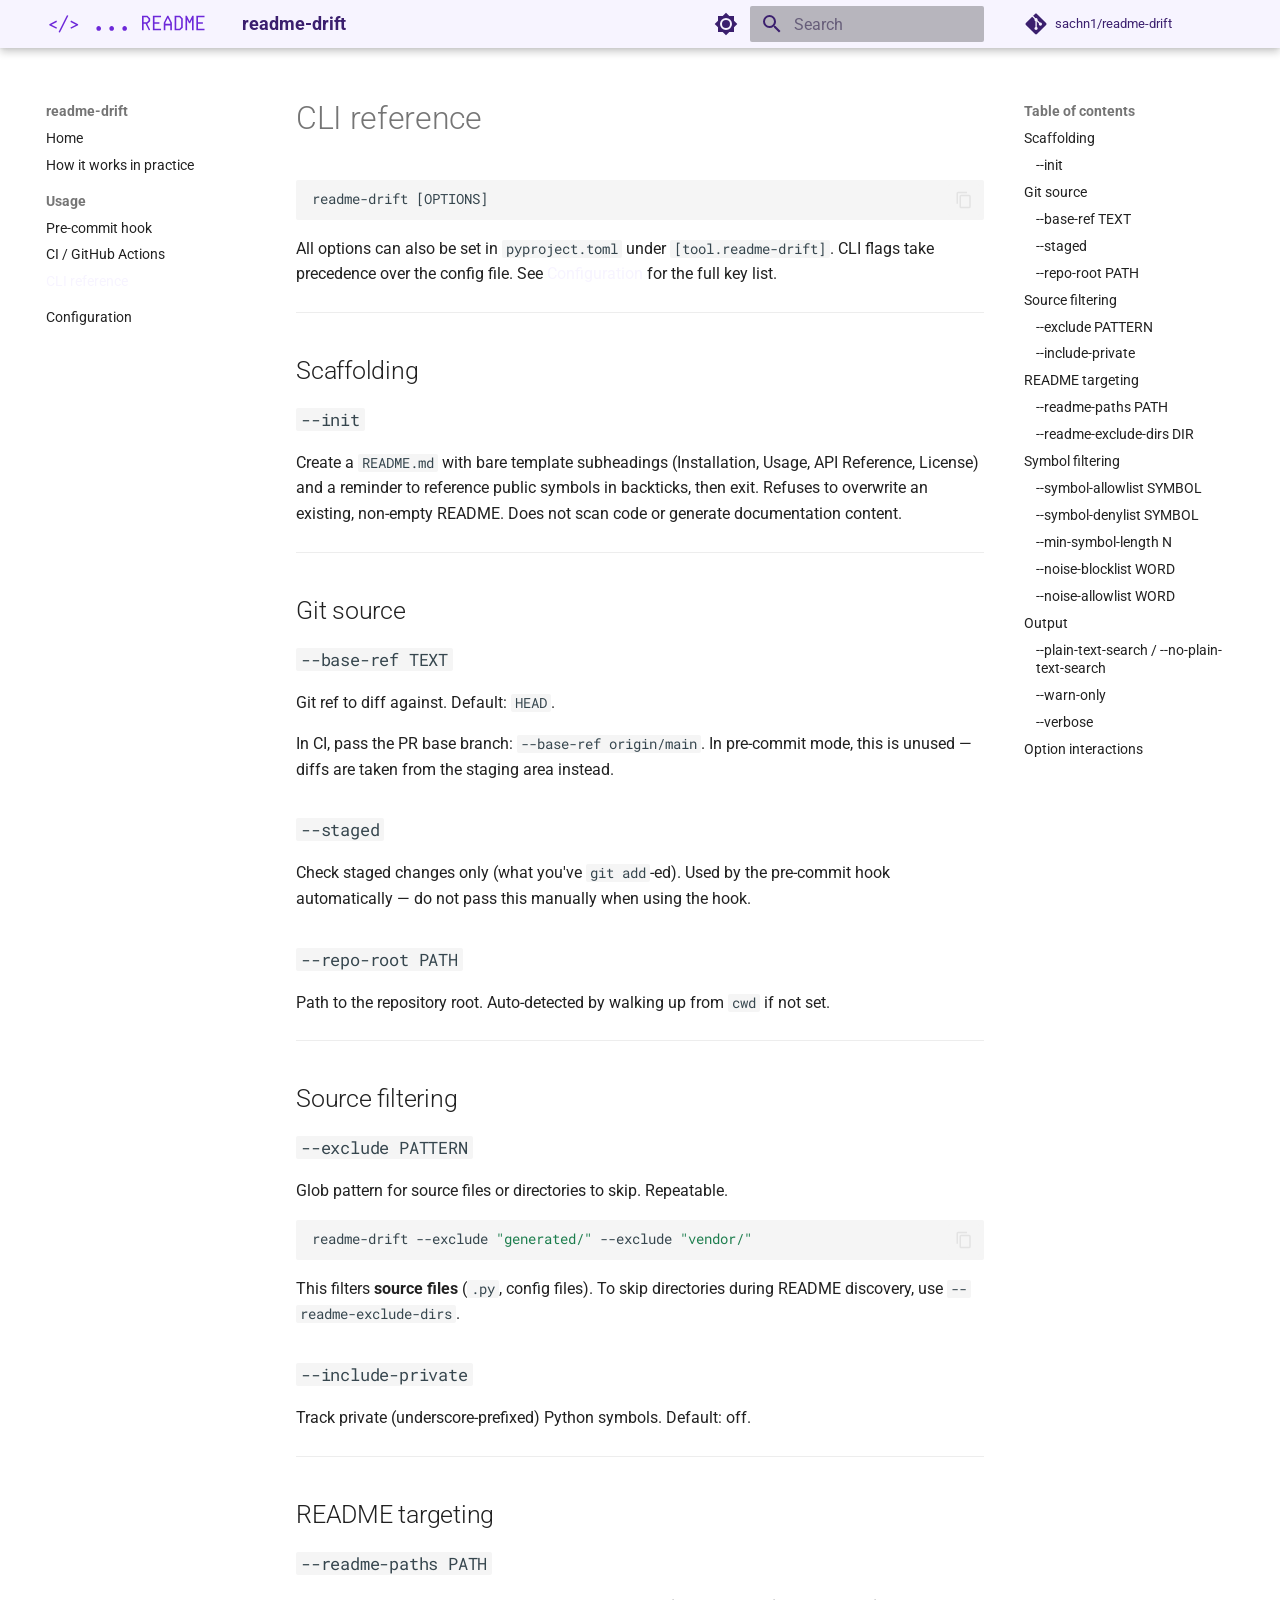
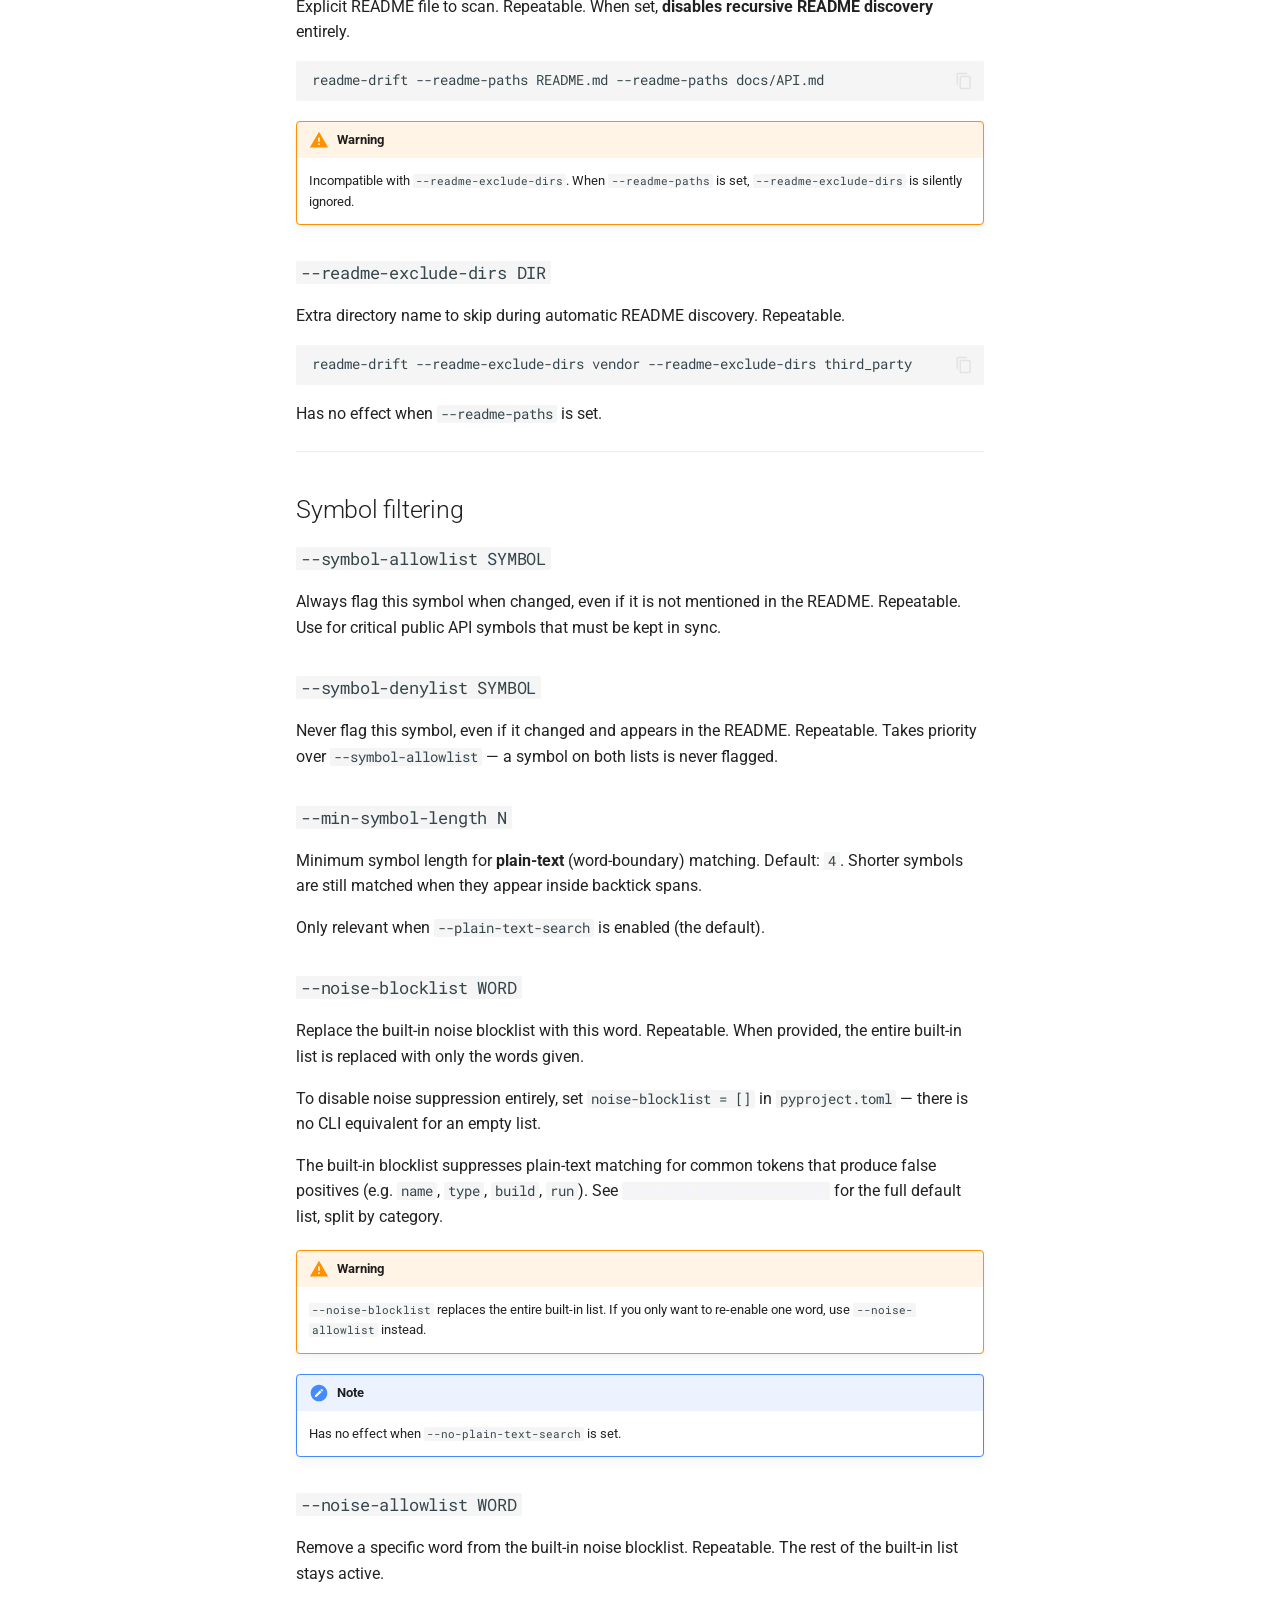
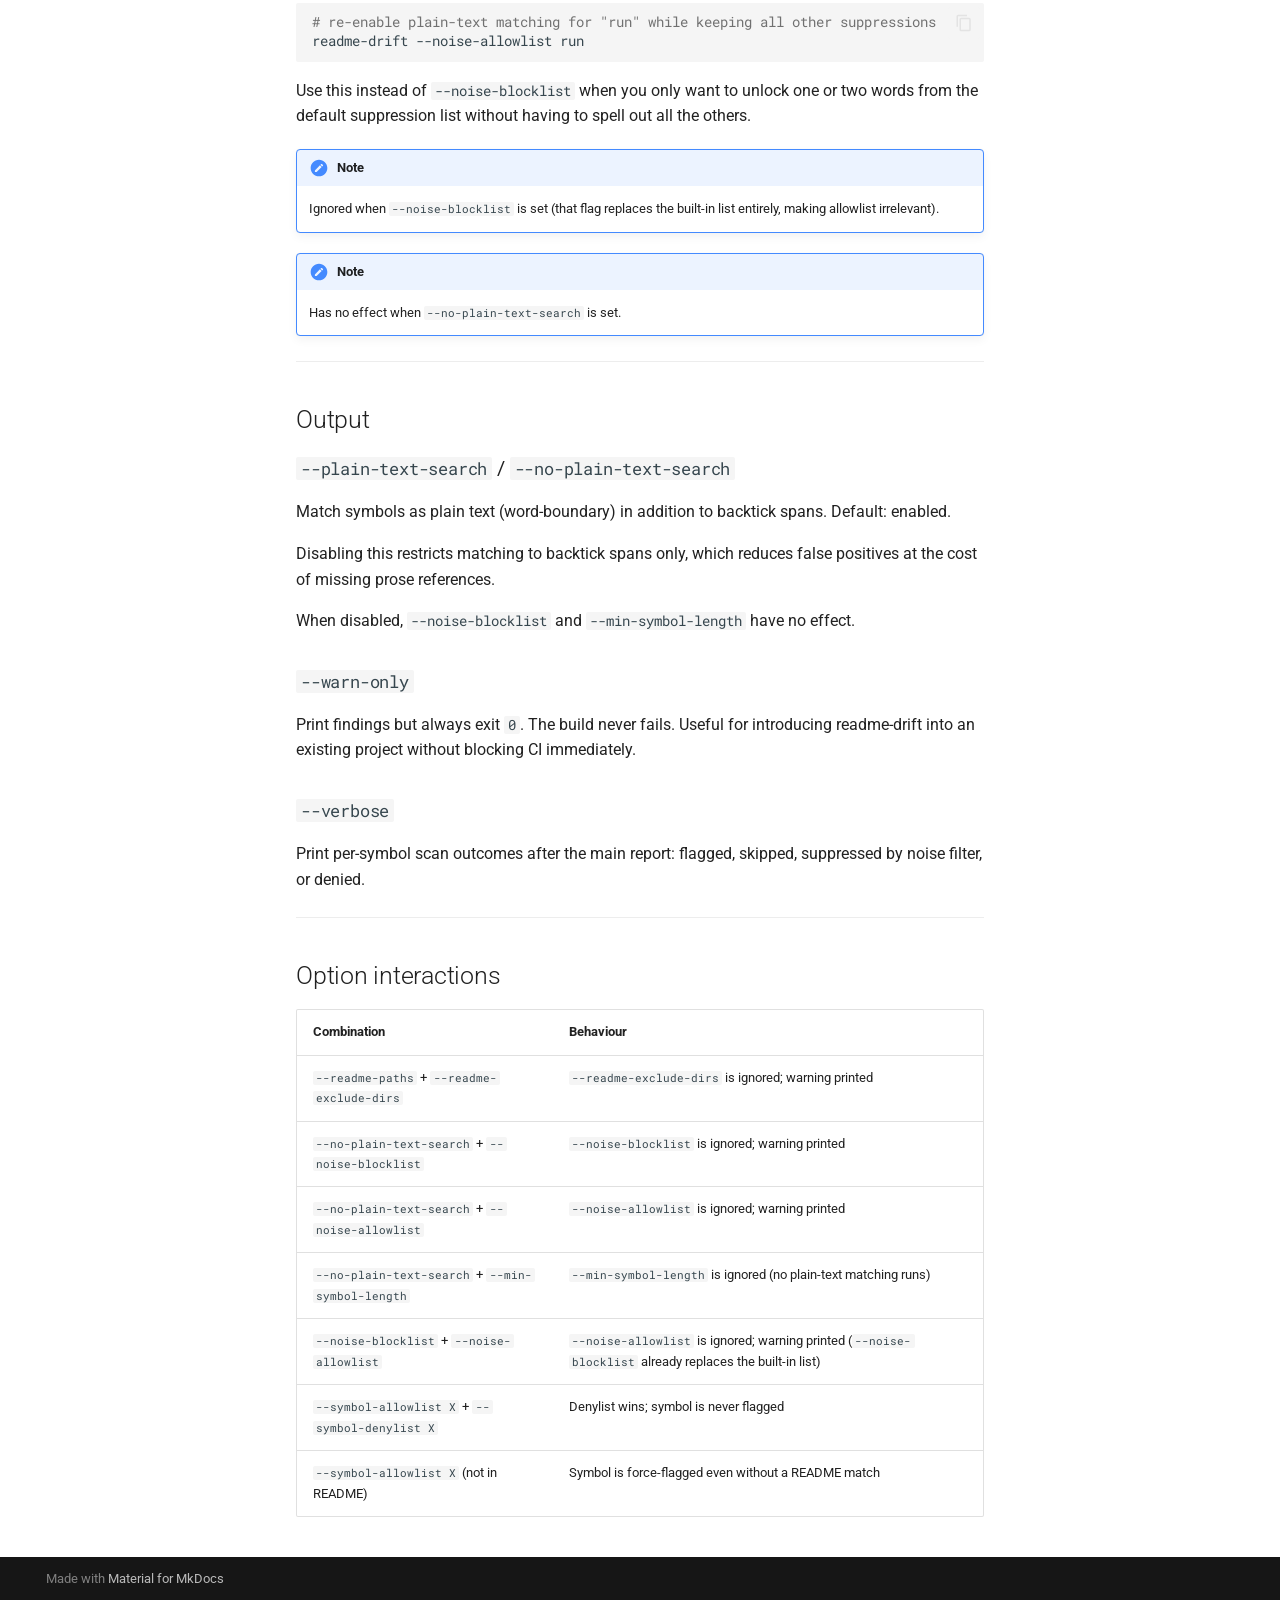
<file: usage/cli-reference/index.html>
<!doctype html>
<html lang="en" class="no-js">
  <head>
    
      <meta charset="utf-8">
      <meta name="viewport" content="width=device-width,initial-scale=1">
      
        <meta name="description" content="Detect stale README references after code changes — for pre-commit and CI.">
      
      
      
        <link rel="canonical" href="https://sachn1.github.io/readme-drift/usage/cli-reference/">
      
      
        <link rel="prev" href="../ci/">
      
      
        <link rel="next" href="../../configuration/">
      
      
        
      
      
      <link rel="icon" href="../../assets/logo.svg">
      <meta name="generator" content="mkdocs-1.6.1, mkdocs-material-9.8.1">
    
    
      
        <title>CLI reference - readme-drift</title>
      
    
    
      <link rel="stylesheet" href="../../assets/stylesheets/main.57a0d79d.min.css">
      
        
        <link rel="stylesheet" href="../../assets/stylesheets/palette.fb2fffe2.min.css">
      
      


    
    
      
    
    
      
        
        
        <link rel="preconnect" href="https://fonts.gstatic.com" crossorigin>
        <link rel="stylesheet" href="https://fonts.googleapis.com/css?family=Roboto:300,300i,400,400i,700,700i%7CRoboto+Mono:400,400i,700,700i&display=fallback">
        <style>:root{--md-text-font:"Roboto";--md-code-font:"Roboto Mono"}</style>
      
    
    
      <link rel="stylesheet" href="../../stylesheets/extra.css">
    
    <script>__md_scope=new URL("../..",location),__md_hash=e=>[...e].reduce(((e,_)=>(e<<5)-e+_.charCodeAt(0)),0),__md_get=(e,_=localStorage,t=__md_scope)=>JSON.parse(_.getItem(t.pathname+"."+e)),__md_set=(e,_,t=localStorage,a=__md_scope)=>{try{t.setItem(a.pathname+"."+e,JSON.stringify(_))}catch(e){}}</script>
    
      

    
    
  </head>
  
  
    
    
      
    
    
    
    
    <body dir="ltr" data-md-color-scheme="default" data-md-color-primary="custom" data-md-color-accent="indigo">
  
    
    <input class="md-toggle" data-md-toggle="drawer" type="checkbox" id="__drawer" autocomplete="off">
    <input class="md-toggle" data-md-toggle="search" type="checkbox" id="__search" autocomplete="off">
    <label class="md-overlay" for="__drawer"></label>
    <div data-md-component="skip">
      
        
        <a href="#cli-reference" class="md-skip">
          Skip to content
        </a>
      
    </div>
    <div data-md-component="announce">
      
    </div>
    
    
      

  

<header class="md-header md-header--shadow" data-md-component="header">
  <nav class="md-header__inner md-grid" aria-label="Header">
    <a href="../.." title="readme-drift" class="md-header__button md-logo" aria-label="readme-drift" data-md-component="logo">
      
  <img src="../../assets/logo.svg" alt="logo">

    </a>
    <label class="md-header__button md-icon" for="__drawer">
      
      <svg xmlns="http://www.w3.org/2000/svg" viewBox="0 0 24 24"><path d="M3 6h18v2H3zm0 5h18v2H3zm0 5h18v2H3z"/></svg>
    </label>
    <div class="md-header__title" data-md-component="header-title">
      <div class="md-header__ellipsis">
        <div class="md-header__topic">
          <span class="md-ellipsis">
            readme-drift
          </span>
        </div>
        <div class="md-header__topic" data-md-component="header-topic">
          <span class="md-ellipsis">
            
              CLI reference
            
          </span>
        </div>
      </div>
    </div>
    
      
        <form class="md-header__option" data-md-component="palette">
  
    
    
    
    <input class="md-option" data-md-color-media="" data-md-color-scheme="default" data-md-color-primary="custom" data-md-color-accent="indigo"  aria-label="Switch to dark mode"  type="radio" name="__palette" id="__palette_0">
    
      <label class="md-header__button md-icon" title="Switch to dark mode" for="__palette_1" hidden>
        <svg xmlns="http://www.w3.org/2000/svg" viewBox="0 0 24 24"><path d="M12 8a4 4 0 0 0-4 4 4 4 0 0 0 4 4 4 4 0 0 0 4-4 4 4 0 0 0-4-4m0 10a6 6 0 0 1-6-6 6 6 0 0 1 6-6 6 6 0 0 1 6 6 6 6 0 0 1-6 6m8-9.31V4h-4.69L12 .69 8.69 4H4v4.69L.69 12 4 15.31V20h4.69L12 23.31 15.31 20H20v-4.69L23.31 12z"/></svg>
      </label>
    
  
    
    
    
    <input class="md-option" data-md-color-media="" data-md-color-scheme="slate" data-md-color-primary="custom" data-md-color-accent="indigo"  aria-label="Switch to light mode"  type="radio" name="__palette" id="__palette_1">
    
      <label class="md-header__button md-icon" title="Switch to light mode" for="__palette_0" hidden>
        <svg xmlns="http://www.w3.org/2000/svg" viewBox="0 0 24 24"><path d="M12 18c-.89 0-1.74-.2-2.5-.55C11.56 16.5 13 14.42 13 12s-1.44-4.5-3.5-5.45C10.26 6.2 11.11 6 12 6a6 6 0 0 1 6 6 6 6 0 0 1-6 6m8-9.31V4h-4.69L12 .69 8.69 4H4v4.69L.69 12 4 15.31V20h4.69L12 23.31 15.31 20H20v-4.69L23.31 12z"/></svg>
      </label>
    
  
</form>
      
    
    
      <script>var palette=__md_get("__palette");if(palette&&palette.color){if("(prefers-color-scheme)"===palette.color.media){var media=matchMedia("(prefers-color-scheme: light)"),input=document.querySelector(media.matches?"[data-md-color-media='(prefers-color-scheme: light)']":"[data-md-color-media='(prefers-color-scheme: dark)']");palette.color.media=input.getAttribute("data-md-color-media"),palette.color.scheme=input.getAttribute("data-md-color-scheme"),palette.color.primary=input.getAttribute("data-md-color-primary"),palette.color.accent=input.getAttribute("data-md-color-accent")}for(var[key,value]of Object.entries(palette.color))document.body.setAttribute("data-md-color-"+key,value)}</script>
    
    
    
      
      
        <label class="md-header__button md-icon" for="__search">
          
          <svg xmlns="http://www.w3.org/2000/svg" viewBox="0 0 24 24"><path d="M9.5 3A6.5 6.5 0 0 1 16 9.5c0 1.61-.59 3.09-1.56 4.23l.27.27h.79l5 5-1.5 1.5-5-5v-.79l-.27-.27A6.52 6.52 0 0 1 9.5 16 6.5 6.5 0 0 1 3 9.5 6.5 6.5 0 0 1 9.5 3m0 2C7 5 5 7 5 9.5S7 14 9.5 14 14 12 14 9.5 12 5 9.5 5"/></svg>
        </label>
        <div class="md-search" data-md-component="search" role="dialog">
  <label class="md-search__overlay" for="__search"></label>
  <div class="md-search__inner" role="search">
    <form class="md-search__form" name="search">
      <input type="text" class="md-search__input" name="query" aria-label="Search" placeholder="Search" autocapitalize="off" autocorrect="off" autocomplete="off" spellcheck="false" data-md-component="search-query" required>
      <label class="md-search__icon md-icon" for="__search">
        
        <svg xmlns="http://www.w3.org/2000/svg" viewBox="0 0 24 24"><path d="M9.5 3A6.5 6.5 0 0 1 16 9.5c0 1.61-.59 3.09-1.56 4.23l.27.27h.79l5 5-1.5 1.5-5-5v-.79l-.27-.27A6.52 6.52 0 0 1 9.5 16 6.5 6.5 0 0 1 3 9.5 6.5 6.5 0 0 1 9.5 3m0 2C7 5 5 7 5 9.5S7 14 9.5 14 14 12 14 9.5 12 5 9.5 5"/></svg>
        
        <svg xmlns="http://www.w3.org/2000/svg" viewBox="0 0 24 24"><path d="M20 11v2H8l5.5 5.5-1.42 1.42L4.16 12l7.92-7.92L13.5 5.5 8 11z"/></svg>
      </label>
      <nav class="md-search__options" aria-label="Search">
        
        <button type="reset" class="md-search__icon md-icon" title="Clear" aria-label="Clear" tabindex="-1">
          
          <svg xmlns="http://www.w3.org/2000/svg" viewBox="0 0 24 24"><path d="M19 6.41 17.59 5 12 10.59 6.41 5 5 6.41 10.59 12 5 17.59 6.41 19 12 13.41 17.59 19 19 17.59 13.41 12z"/></svg>
        </button>
      </nav>
      
    </form>
    <div class="md-search__output">
      <div class="md-search__scrollwrap" tabindex="0" data-md-scrollfix>
        <div class="md-search-result" data-md-component="search-result">
          <div class="md-search-result__meta">
            Initializing search
          </div>
          <ol class="md-search-result__list" role="presentation"></ol>
        </div>
      </div>
    </div>
  </div>
</div>
      
    
    
      <div class="md-header__source">
        <a href="https://github.com/sachn1/readme-drift" title="Go to repository" class="md-source" data-md-component="source">
  <div class="md-source__icon md-icon">
    
    <svg xmlns="http://www.w3.org/2000/svg" viewBox="0 0 448 512"><!--! Font Awesome Free 7.1.0 by @fontawesome - https://fontawesome.com License - https://fontawesome.com/license/free (Icons: CC BY 4.0, Fonts: SIL OFL 1.1, Code: MIT License) Copyright 2025 Fonticons, Inc.--><path d="M439.6 236.1 244 40.5c-5.4-5.5-12.8-8.5-20.4-8.5s-15 3-20.4 8.4L162.5 81l51.5 51.5c27.1-9.1 52.7 16.8 43.4 43.7l49.7 49.7c34.2-11.8 61.2 31 35.5 56.7-26.5 26.5-70.2-2.9-56-37.3L240.3 199v121.9c25.3 12.5 22.3 41.8 9.1 55-6.4 6.4-15.2 10.1-24.3 10.1s-17.8-3.6-24.3-10.1c-17.6-17.6-11.1-46.9 11.2-56v-123c-20.8-8.5-24.6-30.7-18.6-45L142.6 101 8.5 235.1C3 240.6 0 247.9 0 255.5s3 15 8.5 20.4l195.6 195.7c5.4 5.4 12.7 8.4 20.4 8.4s15-3 20.4-8.4l194.7-194.7c5.4-5.4 8.4-12.8 8.4-20.4s-3-15-8.4-20.4"/></svg>
  </div>
  <div class="md-source__repository">
    sachn1/readme-drift
  </div>
</a>
      </div>
    
  </nav>
  
</header>
    
    <div class="md-container" data-md-component="container">
      
      
        
          
        
      
      <main class="md-main" data-md-component="main">
        <div class="md-main__inner md-grid">
          
            
              
              <div class="md-sidebar md-sidebar--primary" data-md-component="sidebar" data-md-type="navigation" >
                <div class="md-sidebar__scrollwrap">
                  <div class="md-sidebar__inner">
                    



<nav class="md-nav md-nav--primary" aria-label="Navigation" data-md-level="0">
  <label class="md-nav__title" for="__drawer">
    <a href="../.." title="readme-drift" class="md-nav__button md-logo" aria-label="readme-drift" data-md-component="logo">
      
  <img src="../../assets/logo.svg" alt="logo">

    </a>
    readme-drift
  </label>
  
    <div class="md-nav__source">
      <a href="https://github.com/sachn1/readme-drift" title="Go to repository" class="md-source" data-md-component="source">
  <div class="md-source__icon md-icon">
    
    <svg xmlns="http://www.w3.org/2000/svg" viewBox="0 0 448 512"><!--! Font Awesome Free 7.1.0 by @fontawesome - https://fontawesome.com License - https://fontawesome.com/license/free (Icons: CC BY 4.0, Fonts: SIL OFL 1.1, Code: MIT License) Copyright 2025 Fonticons, Inc.--><path d="M439.6 236.1 244 40.5c-5.4-5.5-12.8-8.5-20.4-8.5s-15 3-20.4 8.4L162.5 81l51.5 51.5c27.1-9.1 52.7 16.8 43.4 43.7l49.7 49.7c34.2-11.8 61.2 31 35.5 56.7-26.5 26.5-70.2-2.9-56-37.3L240.3 199v121.9c25.3 12.5 22.3 41.8 9.1 55-6.4 6.4-15.2 10.1-24.3 10.1s-17.8-3.6-24.3-10.1c-17.6-17.6-11.1-46.9 11.2-56v-123c-20.8-8.5-24.6-30.7-18.6-45L142.6 101 8.5 235.1C3 240.6 0 247.9 0 255.5s3 15 8.5 20.4l195.6 195.7c5.4 5.4 12.7 8.4 20.4 8.4s15-3 20.4-8.4l194.7-194.7c5.4-5.4 8.4-12.8 8.4-20.4s-3-15-8.4-20.4"/></svg>
  </div>
  <div class="md-source__repository">
    sachn1/readme-drift
  </div>
</a>
    </div>
  
  <ul class="md-nav__list" data-md-scrollfix>
    
      
      
  
  
  
  
    <li class="md-nav__item">
      <a href="../.." class="md-nav__link">
        
  
  
  <span class="md-ellipsis">
    
  
    Home
  

    
  </span>
  
  

      </a>
    </li>
  

    
      
      
  
  
  
  
    <li class="md-nav__item">
      <a href="../../scenarios/" class="md-nav__link">
        
  
  
  <span class="md-ellipsis">
    
  
    How it works in practice
  

    
  </span>
  
  

      </a>
    </li>
  

    
      
      
  
  
    
  
  
  
    
    
    
    
      
        
        
      
    
    
    <li class="md-nav__item md-nav__item--active md-nav__item--section md-nav__item--nested">
      
        
        
        <input class="md-nav__toggle md-toggle " type="checkbox" id="__nav_3" checked>
        
          
          <label class="md-nav__link" for="__nav_3" id="__nav_3_label" tabindex="">
            
  
  
  <span class="md-ellipsis">
    
  
    Usage
  

    
  </span>
  
  

            <span class="md-nav__icon md-icon"></span>
          </label>
        
        <nav class="md-nav" data-md-level="1" aria-labelledby="__nav_3_label" aria-expanded="true">
          <label class="md-nav__title" for="__nav_3">
            <span class="md-nav__icon md-icon"></span>
            
  
    Usage
  

          </label>
          <ul class="md-nav__list" data-md-scrollfix>
            
              
                
  
  
  
  
    <li class="md-nav__item">
      <a href="../pre-commit/" class="md-nav__link">
        
  
  
  <span class="md-ellipsis">
    
  
    Pre-commit hook
  

    
  </span>
  
  

      </a>
    </li>
  

              
            
              
                
  
  
  
  
    <li class="md-nav__item">
      <a href="../ci/" class="md-nav__link">
        
  
  
  <span class="md-ellipsis">
    
  
    CI / GitHub Actions
  

    
  </span>
  
  

      </a>
    </li>
  

              
            
              
                
  
  
    
  
  
  
    <li class="md-nav__item md-nav__item--active">
      
      <input class="md-nav__toggle md-toggle" type="checkbox" id="__toc">
      
      
        
      
      
        <label class="md-nav__link md-nav__link--active" for="__toc">
          
  
  
  <span class="md-ellipsis">
    
  
    CLI reference
  

    
  </span>
  
  

          <span class="md-nav__icon md-icon"></span>
        </label>
      
      <a href="./" class="md-nav__link md-nav__link--active">
        
  
  
  <span class="md-ellipsis">
    
  
    CLI reference
  

    
  </span>
  
  

      </a>
      
        

<nav class="md-nav md-nav--secondary" aria-label="Table of contents">
  
  
  
    
  
  
    <label class="md-nav__title" for="__toc">
      <span class="md-nav__icon md-icon"></span>
      Table of contents
    </label>
    <ul class="md-nav__list" data-md-component="toc" data-md-scrollfix>
      
        <li class="md-nav__item">
  <a href="#scaffolding" class="md-nav__link">
    <span class="md-ellipsis">
      
        Scaffolding
      
    </span>
  </a>
  
    <nav class="md-nav" aria-label="Scaffolding">
      <ul class="md-nav__list">
        
          <li class="md-nav__item">
  <a href="#-init" class="md-nav__link">
    <span class="md-ellipsis">
      
        --init
      
    </span>
  </a>
  
</li>
        
      </ul>
    </nav>
  
</li>
      
        <li class="md-nav__item">
  <a href="#git-source" class="md-nav__link">
    <span class="md-ellipsis">
      
        Git source
      
    </span>
  </a>
  
    <nav class="md-nav" aria-label="Git source">
      <ul class="md-nav__list">
        
          <li class="md-nav__item">
  <a href="#-base-ref-text" class="md-nav__link">
    <span class="md-ellipsis">
      
        --base-ref TEXT
      
    </span>
  </a>
  
</li>
        
          <li class="md-nav__item">
  <a href="#-staged" class="md-nav__link">
    <span class="md-ellipsis">
      
        --staged
      
    </span>
  </a>
  
</li>
        
          <li class="md-nav__item">
  <a href="#-repo-root-path" class="md-nav__link">
    <span class="md-ellipsis">
      
        --repo-root PATH
      
    </span>
  </a>
  
</li>
        
      </ul>
    </nav>
  
</li>
      
        <li class="md-nav__item">
  <a href="#source-filtering" class="md-nav__link">
    <span class="md-ellipsis">
      
        Source filtering
      
    </span>
  </a>
  
    <nav class="md-nav" aria-label="Source filtering">
      <ul class="md-nav__list">
        
          <li class="md-nav__item">
  <a href="#-exclude-pattern" class="md-nav__link">
    <span class="md-ellipsis">
      
        --exclude PATTERN
      
    </span>
  </a>
  
</li>
        
          <li class="md-nav__item">
  <a href="#-include-private" class="md-nav__link">
    <span class="md-ellipsis">
      
        --include-private
      
    </span>
  </a>
  
</li>
        
      </ul>
    </nav>
  
</li>
      
        <li class="md-nav__item">
  <a href="#readme-targeting" class="md-nav__link">
    <span class="md-ellipsis">
      
        README targeting
      
    </span>
  </a>
  
    <nav class="md-nav" aria-label="README targeting">
      <ul class="md-nav__list">
        
          <li class="md-nav__item">
  <a href="#-readme-paths-path" class="md-nav__link">
    <span class="md-ellipsis">
      
        --readme-paths PATH
      
    </span>
  </a>
  
</li>
        
          <li class="md-nav__item">
  <a href="#-readme-exclude-dirs-dir" class="md-nav__link">
    <span class="md-ellipsis">
      
        --readme-exclude-dirs DIR
      
    </span>
  </a>
  
</li>
        
      </ul>
    </nav>
  
</li>
      
        <li class="md-nav__item">
  <a href="#symbol-filtering" class="md-nav__link">
    <span class="md-ellipsis">
      
        Symbol filtering
      
    </span>
  </a>
  
    <nav class="md-nav" aria-label="Symbol filtering">
      <ul class="md-nav__list">
        
          <li class="md-nav__item">
  <a href="#-symbol-allowlist-symbol" class="md-nav__link">
    <span class="md-ellipsis">
      
        --symbol-allowlist SYMBOL
      
    </span>
  </a>
  
</li>
        
          <li class="md-nav__item">
  <a href="#-symbol-denylist-symbol" class="md-nav__link">
    <span class="md-ellipsis">
      
        --symbol-denylist SYMBOL
      
    </span>
  </a>
  
</li>
        
          <li class="md-nav__item">
  <a href="#-min-symbol-length-n" class="md-nav__link">
    <span class="md-ellipsis">
      
        --min-symbol-length N
      
    </span>
  </a>
  
</li>
        
          <li class="md-nav__item">
  <a href="#-noise-blocklist-word" class="md-nav__link">
    <span class="md-ellipsis">
      
        --noise-blocklist WORD
      
    </span>
  </a>
  
</li>
        
          <li class="md-nav__item">
  <a href="#-noise-allowlist-word" class="md-nav__link">
    <span class="md-ellipsis">
      
        --noise-allowlist WORD
      
    </span>
  </a>
  
</li>
        
      </ul>
    </nav>
  
</li>
      
        <li class="md-nav__item">
  <a href="#output" class="md-nav__link">
    <span class="md-ellipsis">
      
        Output
      
    </span>
  </a>
  
    <nav class="md-nav" aria-label="Output">
      <ul class="md-nav__list">
        
          <li class="md-nav__item">
  <a href="#-plain-text-search-no-plain-text-search" class="md-nav__link">
    <span class="md-ellipsis">
      
        --plain-text-search / --no-plain-text-search
      
    </span>
  </a>
  
</li>
        
          <li class="md-nav__item">
  <a href="#-warn-only" class="md-nav__link">
    <span class="md-ellipsis">
      
        --warn-only
      
    </span>
  </a>
  
</li>
        
          <li class="md-nav__item">
  <a href="#-verbose" class="md-nav__link">
    <span class="md-ellipsis">
      
        --verbose
      
    </span>
  </a>
  
</li>
        
      </ul>
    </nav>
  
</li>
      
        <li class="md-nav__item">
  <a href="#option-interactions" class="md-nav__link">
    <span class="md-ellipsis">
      
        Option interactions
      
    </span>
  </a>
  
</li>
      
    </ul>
  
</nav>
      
    </li>
  

              
            
          </ul>
        </nav>
      
    </li>
  

    
      
      
  
  
  
  
    <li class="md-nav__item">
      <a href="../../configuration/" class="md-nav__link">
        
  
  
  <span class="md-ellipsis">
    
  
    Configuration
  

    
  </span>
  
  

      </a>
    </li>
  

    
  </ul>
</nav>
                  </div>
                </div>
              </div>
            
            
              
              <div class="md-sidebar md-sidebar--secondary" data-md-component="sidebar" data-md-type="toc" >
                <div class="md-sidebar__scrollwrap">
                  <div class="md-sidebar__inner">
                    

<nav class="md-nav md-nav--secondary" aria-label="Table of contents">
  
  
  
    
  
  
    <label class="md-nav__title" for="__toc">
      <span class="md-nav__icon md-icon"></span>
      Table of contents
    </label>
    <ul class="md-nav__list" data-md-component="toc" data-md-scrollfix>
      
        <li class="md-nav__item">
  <a href="#scaffolding" class="md-nav__link">
    <span class="md-ellipsis">
      
        Scaffolding
      
    </span>
  </a>
  
    <nav class="md-nav" aria-label="Scaffolding">
      <ul class="md-nav__list">
        
          <li class="md-nav__item">
  <a href="#-init" class="md-nav__link">
    <span class="md-ellipsis">
      
        --init
      
    </span>
  </a>
  
</li>
        
      </ul>
    </nav>
  
</li>
      
        <li class="md-nav__item">
  <a href="#git-source" class="md-nav__link">
    <span class="md-ellipsis">
      
        Git source
      
    </span>
  </a>
  
    <nav class="md-nav" aria-label="Git source">
      <ul class="md-nav__list">
        
          <li class="md-nav__item">
  <a href="#-base-ref-text" class="md-nav__link">
    <span class="md-ellipsis">
      
        --base-ref TEXT
      
    </span>
  </a>
  
</li>
        
          <li class="md-nav__item">
  <a href="#-staged" class="md-nav__link">
    <span class="md-ellipsis">
      
        --staged
      
    </span>
  </a>
  
</li>
        
          <li class="md-nav__item">
  <a href="#-repo-root-path" class="md-nav__link">
    <span class="md-ellipsis">
      
        --repo-root PATH
      
    </span>
  </a>
  
</li>
        
      </ul>
    </nav>
  
</li>
      
        <li class="md-nav__item">
  <a href="#source-filtering" class="md-nav__link">
    <span class="md-ellipsis">
      
        Source filtering
      
    </span>
  </a>
  
    <nav class="md-nav" aria-label="Source filtering">
      <ul class="md-nav__list">
        
          <li class="md-nav__item">
  <a href="#-exclude-pattern" class="md-nav__link">
    <span class="md-ellipsis">
      
        --exclude PATTERN
      
    </span>
  </a>
  
</li>
        
          <li class="md-nav__item">
  <a href="#-include-private" class="md-nav__link">
    <span class="md-ellipsis">
      
        --include-private
      
    </span>
  </a>
  
</li>
        
      </ul>
    </nav>
  
</li>
      
        <li class="md-nav__item">
  <a href="#readme-targeting" class="md-nav__link">
    <span class="md-ellipsis">
      
        README targeting
      
    </span>
  </a>
  
    <nav class="md-nav" aria-label="README targeting">
      <ul class="md-nav__list">
        
          <li class="md-nav__item">
  <a href="#-readme-paths-path" class="md-nav__link">
    <span class="md-ellipsis">
      
        --readme-paths PATH
      
    </span>
  </a>
  
</li>
        
          <li class="md-nav__item">
  <a href="#-readme-exclude-dirs-dir" class="md-nav__link">
    <span class="md-ellipsis">
      
        --readme-exclude-dirs DIR
      
    </span>
  </a>
  
</li>
        
      </ul>
    </nav>
  
</li>
      
        <li class="md-nav__item">
  <a href="#symbol-filtering" class="md-nav__link">
    <span class="md-ellipsis">
      
        Symbol filtering
      
    </span>
  </a>
  
    <nav class="md-nav" aria-label="Symbol filtering">
      <ul class="md-nav__list">
        
          <li class="md-nav__item">
  <a href="#-symbol-allowlist-symbol" class="md-nav__link">
    <span class="md-ellipsis">
      
        --symbol-allowlist SYMBOL
      
    </span>
  </a>
  
</li>
        
          <li class="md-nav__item">
  <a href="#-symbol-denylist-symbol" class="md-nav__link">
    <span class="md-ellipsis">
      
        --symbol-denylist SYMBOL
      
    </span>
  </a>
  
</li>
        
          <li class="md-nav__item">
  <a href="#-min-symbol-length-n" class="md-nav__link">
    <span class="md-ellipsis">
      
        --min-symbol-length N
      
    </span>
  </a>
  
</li>
        
          <li class="md-nav__item">
  <a href="#-noise-blocklist-word" class="md-nav__link">
    <span class="md-ellipsis">
      
        --noise-blocklist WORD
      
    </span>
  </a>
  
</li>
        
          <li class="md-nav__item">
  <a href="#-noise-allowlist-word" class="md-nav__link">
    <span class="md-ellipsis">
      
        --noise-allowlist WORD
      
    </span>
  </a>
  
</li>
        
      </ul>
    </nav>
  
</li>
      
        <li class="md-nav__item">
  <a href="#output" class="md-nav__link">
    <span class="md-ellipsis">
      
        Output
      
    </span>
  </a>
  
    <nav class="md-nav" aria-label="Output">
      <ul class="md-nav__list">
        
          <li class="md-nav__item">
  <a href="#-plain-text-search-no-plain-text-search" class="md-nav__link">
    <span class="md-ellipsis">
      
        --plain-text-search / --no-plain-text-search
      
    </span>
  </a>
  
</li>
        
          <li class="md-nav__item">
  <a href="#-warn-only" class="md-nav__link">
    <span class="md-ellipsis">
      
        --warn-only
      
    </span>
  </a>
  
</li>
        
          <li class="md-nav__item">
  <a href="#-verbose" class="md-nav__link">
    <span class="md-ellipsis">
      
        --verbose
      
    </span>
  </a>
  
</li>
        
      </ul>
    </nav>
  
</li>
      
        <li class="md-nav__item">
  <a href="#option-interactions" class="md-nav__link">
    <span class="md-ellipsis">
      
        Option interactions
      
    </span>
  </a>
  
</li>
      
    </ul>
  
</nav>
                  </div>
                </div>
              </div>
            
          
          
            <div class="md-content" data-md-component="content">
              
              <article class="md-content__inner md-typeset">
                
                  


  
  


<h1 id="cli-reference">CLI reference</h1>
<div class="highlight"><pre><span></span><code><a id="__codelineno-0-1" name="__codelineno-0-1" href="#__codelineno-0-1"></a>readme-drift [OPTIONS]
</code></pre></div>
<p>All options can also be set in <code>pyproject.toml</code> under <code>[tool.readme-drift]</code>. CLI flags take precedence over the config file. See <a href="../../configuration/">Configuration</a> for the full key list.</p>
<hr />
<h2 id="scaffolding">Scaffolding</h2>
<h3 id="-init"><code>--init</code></h3>
<p>Create a <code>README.md</code> with bare template subheadings (Installation, Usage, API Reference, License) and a reminder to reference public symbols in backticks, then exit. Refuses to overwrite an existing, non-empty README. Does not scan code or generate documentation content.</p>
<hr />
<h2 id="git-source">Git source</h2>
<h3 id="-base-ref-text"><code>--base-ref TEXT</code></h3>
<p>Git ref to diff against. Default: <code>HEAD</code>.</p>
<p>In CI, pass the PR base branch: <code>--base-ref origin/main</code>.
In pre-commit mode, this is unused — diffs are taken from the staging area instead.</p>
<h3 id="-staged"><code>--staged</code></h3>
<p>Check staged changes only (what you've <code>git add</code>-ed). Used by the pre-commit hook automatically — do not pass this manually when using the hook.</p>
<h3 id="-repo-root-path"><code>--repo-root PATH</code></h3>
<p>Path to the repository root. Auto-detected by walking up from <code>cwd</code> if not set.</p>
<hr />
<h2 id="source-filtering">Source filtering</h2>
<h3 id="-exclude-pattern"><code>--exclude PATTERN</code></h3>
<p>Glob pattern for source files or directories to skip. Repeatable.</p>
<div class="highlight"><pre><span></span><code><a id="__codelineno-1-1" name="__codelineno-1-1" href="#__codelineno-1-1"></a>readme-drift<span class="w"> </span>--exclude<span class="w"> </span><span class="s2">"generated/"</span><span class="w"> </span>--exclude<span class="w"> </span><span class="s2">"vendor/"</span>
</code></pre></div>
<p>This filters <strong>source files</strong> (<code>.py</code>, config files). To skip directories during README discovery, use <code>--readme-exclude-dirs</code>.</p>
<h3 id="-include-private"><code>--include-private</code></h3>
<p>Track private (underscore-prefixed) Python symbols. Default: off.</p>
<hr />
<h2 id="readme-targeting">README targeting</h2>
<h3 id="-readme-paths-path"><code>--readme-paths PATH</code></h3>
<p>Explicit README file to scan. Repeatable. When set, <strong>disables recursive README discovery</strong> entirely.</p>
<div class="highlight"><pre><span></span><code><a id="__codelineno-2-1" name="__codelineno-2-1" href="#__codelineno-2-1"></a>readme-drift<span class="w"> </span>--readme-paths<span class="w"> </span>README.md<span class="w"> </span>--readme-paths<span class="w"> </span>docs/API.md
</code></pre></div>
<div class="admonition warning">
<p class="admonition-title">Warning</p>
<p>Incompatible with <code>--readme-exclude-dirs</code>. When <code>--readme-paths</code> is set, <code>--readme-exclude-dirs</code> is silently ignored.</p>
</div>
<h3 id="-readme-exclude-dirs-dir"><code>--readme-exclude-dirs DIR</code></h3>
<p>Extra directory name to skip during automatic README discovery. Repeatable.</p>
<div class="highlight"><pre><span></span><code><a id="__codelineno-3-1" name="__codelineno-3-1" href="#__codelineno-3-1"></a>readme-drift<span class="w"> </span>--readme-exclude-dirs<span class="w"> </span>vendor<span class="w"> </span>--readme-exclude-dirs<span class="w"> </span>third_party
</code></pre></div>
<p>Has no effect when <code>--readme-paths</code> is set.</p>
<hr />
<h2 id="symbol-filtering">Symbol filtering</h2>
<h3 id="-symbol-allowlist-symbol"><code>--symbol-allowlist SYMBOL</code></h3>
<p>Always flag this symbol when changed, even if it is not mentioned in the README. Repeatable. Use for critical public API symbols that must be kept in sync.</p>
<h3 id="-symbol-denylist-symbol"><code>--symbol-denylist SYMBOL</code></h3>
<p>Never flag this symbol, even if it changed and appears in the README. Repeatable. Takes priority over <code>--symbol-allowlist</code> — a symbol on both lists is never flagged.</p>
<h3 id="-min-symbol-length-n"><code>--min-symbol-length N</code></h3>
<p>Minimum symbol length for <strong>plain-text</strong> (word-boundary) matching. Default: <code>4</code>.
Shorter symbols are still matched when they appear inside backtick spans.</p>
<p>Only relevant when <code>--plain-text-search</code> is enabled (the default).</p>
<h3 id="-noise-blocklist-word"><code>--noise-blocklist WORD</code></h3>
<p>Replace the built-in noise blocklist with this word. Repeatable. When provided, the entire built-in list is replaced with only the words given.</p>
<p>To disable noise suppression entirely, set <code>noise-blocklist = []</code> in <code>pyproject.toml</code> — there is no CLI equivalent for an empty list.</p>
<p>The built-in blocklist suppresses plain-text matching for common tokens that produce false positives (e.g. <code>name</code>, <code>type</code>, <code>build</code>, <code>run</code>). See <a href="https://github.com/sachn1/readme-drift/blob/master/readme_drift/constants.py"><code>readme_drift/constants.py</code></a> for the full default list, split by category.</p>
<div class="admonition warning">
<p class="admonition-title">Warning</p>
<p><code>--noise-blocklist</code> replaces the entire built-in list. If you only want to re-enable one word, use <code>--noise-allowlist</code> instead.</p>
</div>
<div class="admonition note">
<p class="admonition-title">Note</p>
<p>Has no effect when <code>--no-plain-text-search</code> is set.</p>
</div>
<h3 id="-noise-allowlist-word"><code>--noise-allowlist WORD</code></h3>
<p>Remove a specific word from the built-in noise blocklist. Repeatable. The rest of the built-in list stays active.</p>
<div class="highlight"><pre><span></span><code><a id="__codelineno-4-1" name="__codelineno-4-1" href="#__codelineno-4-1"></a><span class="c1"># re-enable plain-text matching for "run" while keeping all other suppressions</span>
<a id="__codelineno-4-2" name="__codelineno-4-2" href="#__codelineno-4-2"></a>readme-drift<span class="w"> </span>--noise-allowlist<span class="w"> </span>run
</code></pre></div>
<p>Use this instead of <code>--noise-blocklist</code> when you only want to unlock one or two words from the default suppression list without having to spell out all the others.</p>
<div class="admonition note">
<p class="admonition-title">Note</p>
<p>Ignored when <code>--noise-blocklist</code> is set (that flag replaces the built-in list entirely, making allowlist irrelevant).</p>
</div>
<div class="admonition note">
<p class="admonition-title">Note</p>
<p>Has no effect when <code>--no-plain-text-search</code> is set.</p>
</div>
<hr />
<h2 id="output">Output</h2>
<h3 id="-plain-text-search-no-plain-text-search"><code>--plain-text-search</code> / <code>--no-plain-text-search</code></h3>
<p>Match symbols as plain text (word-boundary) in addition to backtick spans. Default: enabled.</p>
<p>Disabling this restricts matching to backtick spans only, which reduces false positives at the cost of missing prose references.</p>
<p>When disabled, <code>--noise-blocklist</code> and <code>--min-symbol-length</code> have no effect.</p>
<h3 id="-warn-only"><code>--warn-only</code></h3>
<p>Print findings but always exit <code>0</code>. The build never fails. Useful for introducing readme-drift into an existing project without blocking CI immediately.</p>
<h3 id="-verbose"><code>--verbose</code></h3>
<p>Print per-symbol scan outcomes after the main report: flagged, skipped, suppressed by noise filter, or denied.</p>
<hr />
<h2 id="option-interactions">Option interactions</h2>
<table>
<thead>
<tr>
<th>Combination</th>
<th>Behaviour</th>
</tr>
</thead>
<tbody>
<tr>
<td><code>--readme-paths</code> + <code>--readme-exclude-dirs</code></td>
<td><code>--readme-exclude-dirs</code> is ignored; warning printed</td>
</tr>
<tr>
<td><code>--no-plain-text-search</code> + <code>--noise-blocklist</code></td>
<td><code>--noise-blocklist</code> is ignored; warning printed</td>
</tr>
<tr>
<td><code>--no-plain-text-search</code> + <code>--noise-allowlist</code></td>
<td><code>--noise-allowlist</code> is ignored; warning printed</td>
</tr>
<tr>
<td><code>--no-plain-text-search</code> + <code>--min-symbol-length</code></td>
<td><code>--min-symbol-length</code> is ignored (no plain-text matching runs)</td>
</tr>
<tr>
<td><code>--noise-blocklist</code> + <code>--noise-allowlist</code></td>
<td><code>--noise-allowlist</code> is ignored; warning printed (<code>--noise-blocklist</code> already replaces the built-in list)</td>
</tr>
<tr>
<td><code>--symbol-allowlist X</code> + <code>--symbol-denylist X</code></td>
<td>Denylist wins; symbol is never flagged</td>
</tr>
<tr>
<td><code>--symbol-allowlist X</code> (not in README)</td>
<td>Symbol is force-flagged even without a README match</td>
</tr>
</tbody>
</table>












                
              </article>
            </div>
          
          
<script>var target=document.getElementById(location.hash.slice(1));target&&target.name&&(target.checked=target.name.startsWith("__tabbed_"))</script>
        </div>
        
          <button type="button" class="md-top md-icon" data-md-component="top" hidden>
  
  <svg xmlns="http://www.w3.org/2000/svg" viewBox="0 0 24 24"><path d="M13 20h-2V8l-5.5 5.5-1.42-1.42L12 4.16l7.92 7.92-1.42 1.42L13 8z"/></svg>
  Back to top
</button>
        
      </main>
      
        <footer class="md-footer">
  
  <div class="md-footer-meta md-typeset">
    <div class="md-footer-meta__inner md-grid">
      <div class="md-copyright">
  
  
    Made with
    <a href="https://squidfunk.github.io/mkdocs-material/" target="_blank" rel="noopener">
      Material for MkDocs
    </a>
  
</div>
      
    </div>
  </div>
</footer>
      
    </div>
    <div class="md-dialog" data-md-component="dialog">
      <div class="md-dialog__inner md-typeset"></div>
    </div>
    
    
    
      
      
      <script id="__config" type="application/json">{"annotate": null, "base": "../..", "features": ["navigation.instant", "navigation.sections", "content.code.copy", "navigation.top"], "search": "../../assets/javascripts/workers/search.a7633da7.min.js", "tags": null, "translations": {"clipboard.copied": "Copied to clipboard", "clipboard.copy": "Copy to clipboard", "search.result.more.one": "1 more on this page", "search.result.more.other": "# more on this page", "search.result.none": "No matching documents", "search.result.one": "1 matching document", "search.result.other": "# matching documents", "search.result.placeholder": "Type to start searching", "search.result.term.missing": "Missing", "select.version": "Select version"}, "version": null}</script>
    
    
      <script src="../../assets/javascripts/bundle.a5f9d56c.min.js"></script>
      
    
  </body>
</html>
</file>
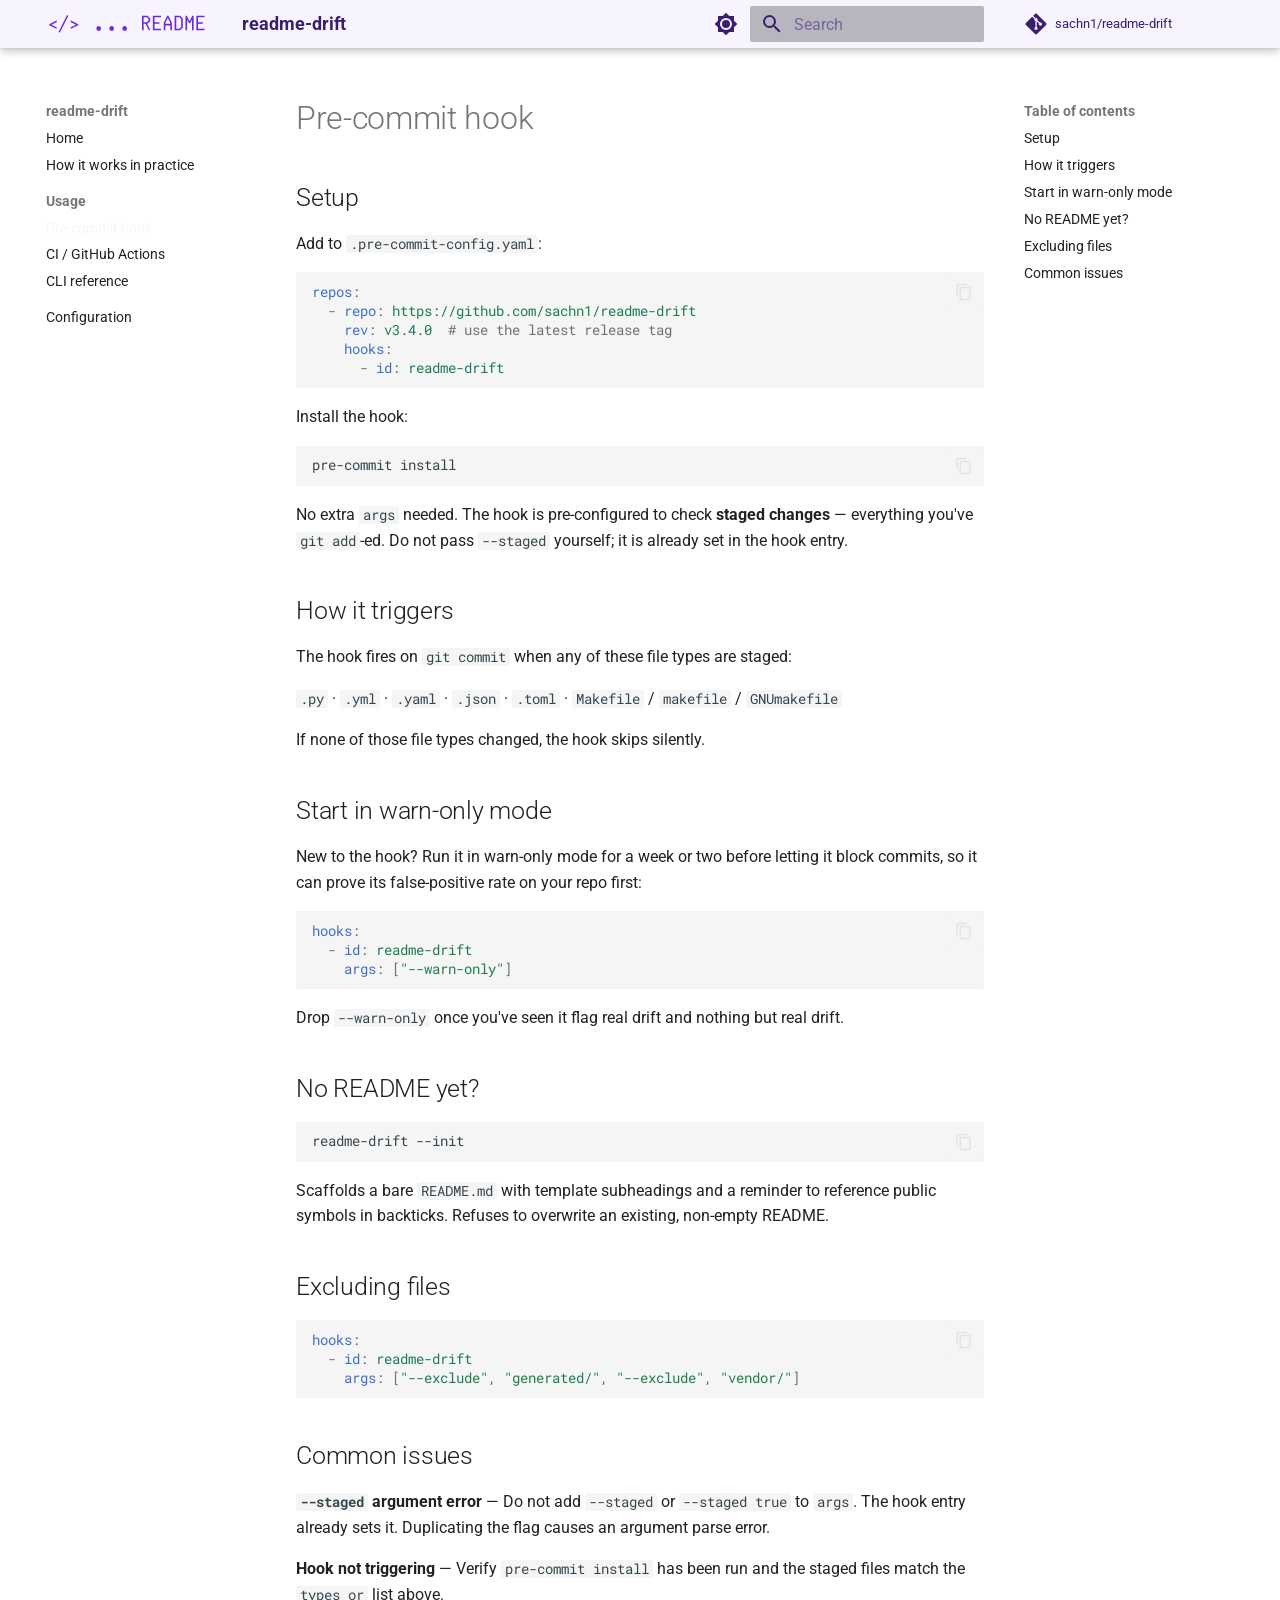
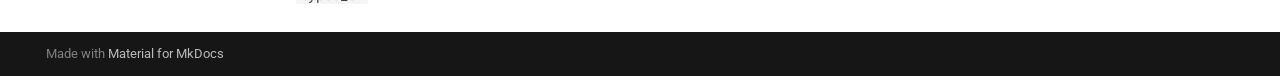
<file: usage/pre-commit/index.html>
<!doctype html>
<html lang="en" class="no-js">
  <head>
    
      <meta charset="utf-8">
      <meta name="viewport" content="width=device-width,initial-scale=1">
      
        <meta name="description" content="Detect stale README references after code changes — for pre-commit and CI.">
      
      
      
        <link rel="canonical" href="https://sachn1.github.io/readme-drift/usage/pre-commit/">
      
      
        <link rel="prev" href="../../scenarios/">
      
      
        <link rel="next" href="../ci/">
      
      
        
      
      
      <link rel="icon" href="../../assets/logo.svg">
      <meta name="generator" content="mkdocs-1.6.1, mkdocs-material-9.8.1">
    
    
      
        <title>Pre-commit hook - readme-drift</title>
      
    
    
      <link rel="stylesheet" href="../../assets/stylesheets/main.57a0d79d.min.css">
      
        
        <link rel="stylesheet" href="../../assets/stylesheets/palette.fb2fffe2.min.css">
      
      


    
    
      
    
    
      
        
        
        <link rel="preconnect" href="https://fonts.gstatic.com" crossorigin>
        <link rel="stylesheet" href="https://fonts.googleapis.com/css?family=Roboto:300,300i,400,400i,700,700i%7CRoboto+Mono:400,400i,700,700i&display=fallback">
        <style>:root{--md-text-font:"Roboto";--md-code-font:"Roboto Mono"}</style>
      
    
    
      <link rel="stylesheet" href="../../stylesheets/extra.css">
    
    <script>__md_scope=new URL("../..",location),__md_hash=e=>[...e].reduce(((e,_)=>(e<<5)-e+_.charCodeAt(0)),0),__md_get=(e,_=localStorage,t=__md_scope)=>JSON.parse(_.getItem(t.pathname+"."+e)),__md_set=(e,_,t=localStorage,a=__md_scope)=>{try{t.setItem(a.pathname+"."+e,JSON.stringify(_))}catch(e){}}</script>
    
      

    
    
  </head>
  
  
    
    
      
    
    
    
    
    <body dir="ltr" data-md-color-scheme="default" data-md-color-primary="custom" data-md-color-accent="indigo">
  
    
    <input class="md-toggle" data-md-toggle="drawer" type="checkbox" id="__drawer" autocomplete="off">
    <input class="md-toggle" data-md-toggle="search" type="checkbox" id="__search" autocomplete="off">
    <label class="md-overlay" for="__drawer"></label>
    <div data-md-component="skip">
      
        
        <a href="#pre-commit-hook" class="md-skip">
          Skip to content
        </a>
      
    </div>
    <div data-md-component="announce">
      
    </div>
    
    
      

  

<header class="md-header md-header--shadow" data-md-component="header">
  <nav class="md-header__inner md-grid" aria-label="Header">
    <a href="../.." title="readme-drift" class="md-header__button md-logo" aria-label="readme-drift" data-md-component="logo">
      
  <img src="../../assets/logo.svg" alt="logo">

    </a>
    <label class="md-header__button md-icon" for="__drawer">
      
      <svg xmlns="http://www.w3.org/2000/svg" viewBox="0 0 24 24"><path d="M3 6h18v2H3zm0 5h18v2H3zm0 5h18v2H3z"/></svg>
    </label>
    <div class="md-header__title" data-md-component="header-title">
      <div class="md-header__ellipsis">
        <div class="md-header__topic">
          <span class="md-ellipsis">
            readme-drift
          </span>
        </div>
        <div class="md-header__topic" data-md-component="header-topic">
          <span class="md-ellipsis">
            
              Pre-commit hook
            
          </span>
        </div>
      </div>
    </div>
    
      
        <form class="md-header__option" data-md-component="palette">
  
    
    
    
    <input class="md-option" data-md-color-media="" data-md-color-scheme="default" data-md-color-primary="custom" data-md-color-accent="indigo"  aria-label="Switch to dark mode"  type="radio" name="__palette" id="__palette_0">
    
      <label class="md-header__button md-icon" title="Switch to dark mode" for="__palette_1" hidden>
        <svg xmlns="http://www.w3.org/2000/svg" viewBox="0 0 24 24"><path d="M12 8a4 4 0 0 0-4 4 4 4 0 0 0 4 4 4 4 0 0 0 4-4 4 4 0 0 0-4-4m0 10a6 6 0 0 1-6-6 6 6 0 0 1 6-6 6 6 0 0 1 6 6 6 6 0 0 1-6 6m8-9.31V4h-4.69L12 .69 8.69 4H4v4.69L.69 12 4 15.31V20h4.69L12 23.31 15.31 20H20v-4.69L23.31 12z"/></svg>
      </label>
    
  
    
    
    
    <input class="md-option" data-md-color-media="" data-md-color-scheme="slate" data-md-color-primary="custom" data-md-color-accent="indigo"  aria-label="Switch to light mode"  type="radio" name="__palette" id="__palette_1">
    
      <label class="md-header__button md-icon" title="Switch to light mode" for="__palette_0" hidden>
        <svg xmlns="http://www.w3.org/2000/svg" viewBox="0 0 24 24"><path d="M12 18c-.89 0-1.74-.2-2.5-.55C11.56 16.5 13 14.42 13 12s-1.44-4.5-3.5-5.45C10.26 6.2 11.11 6 12 6a6 6 0 0 1 6 6 6 6 0 0 1-6 6m8-9.31V4h-4.69L12 .69 8.69 4H4v4.69L.69 12 4 15.31V20h4.69L12 23.31 15.31 20H20v-4.69L23.31 12z"/></svg>
      </label>
    
  
</form>
      
    
    
      <script>var palette=__md_get("__palette");if(palette&&palette.color){if("(prefers-color-scheme)"===palette.color.media){var media=matchMedia("(prefers-color-scheme: light)"),input=document.querySelector(media.matches?"[data-md-color-media='(prefers-color-scheme: light)']":"[data-md-color-media='(prefers-color-scheme: dark)']");palette.color.media=input.getAttribute("data-md-color-media"),palette.color.scheme=input.getAttribute("data-md-color-scheme"),palette.color.primary=input.getAttribute("data-md-color-primary"),palette.color.accent=input.getAttribute("data-md-color-accent")}for(var[key,value]of Object.entries(palette.color))document.body.setAttribute("data-md-color-"+key,value)}</script>
    
    
    
      
      
        <label class="md-header__button md-icon" for="__search">
          
          <svg xmlns="http://www.w3.org/2000/svg" viewBox="0 0 24 24"><path d="M9.5 3A6.5 6.5 0 0 1 16 9.5c0 1.61-.59 3.09-1.56 4.23l.27.27h.79l5 5-1.5 1.5-5-5v-.79l-.27-.27A6.52 6.52 0 0 1 9.5 16 6.5 6.5 0 0 1 3 9.5 6.5 6.5 0 0 1 9.5 3m0 2C7 5 5 7 5 9.5S7 14 9.5 14 14 12 14 9.5 12 5 9.5 5"/></svg>
        </label>
        <div class="md-search" data-md-component="search" role="dialog">
  <label class="md-search__overlay" for="__search"></label>
  <div class="md-search__inner" role="search">
    <form class="md-search__form" name="search">
      <input type="text" class="md-search__input" name="query" aria-label="Search" placeholder="Search" autocapitalize="off" autocorrect="off" autocomplete="off" spellcheck="false" data-md-component="search-query" required>
      <label class="md-search__icon md-icon" for="__search">
        
        <svg xmlns="http://www.w3.org/2000/svg" viewBox="0 0 24 24"><path d="M9.5 3A6.5 6.5 0 0 1 16 9.5c0 1.61-.59 3.09-1.56 4.23l.27.27h.79l5 5-1.5 1.5-5-5v-.79l-.27-.27A6.52 6.52 0 0 1 9.5 16 6.5 6.5 0 0 1 3 9.5 6.5 6.5 0 0 1 9.5 3m0 2C7 5 5 7 5 9.5S7 14 9.5 14 14 12 14 9.5 12 5 9.5 5"/></svg>
        
        <svg xmlns="http://www.w3.org/2000/svg" viewBox="0 0 24 24"><path d="M20 11v2H8l5.5 5.5-1.42 1.42L4.16 12l7.92-7.92L13.5 5.5 8 11z"/></svg>
      </label>
      <nav class="md-search__options" aria-label="Search">
        
        <button type="reset" class="md-search__icon md-icon" title="Clear" aria-label="Clear" tabindex="-1">
          
          <svg xmlns="http://www.w3.org/2000/svg" viewBox="0 0 24 24"><path d="M19 6.41 17.59 5 12 10.59 6.41 5 5 6.41 10.59 12 5 17.59 6.41 19 12 13.41 17.59 19 19 17.59 13.41 12z"/></svg>
        </button>
      </nav>
      
    </form>
    <div class="md-search__output">
      <div class="md-search__scrollwrap" tabindex="0" data-md-scrollfix>
        <div class="md-search-result" data-md-component="search-result">
          <div class="md-search-result__meta">
            Initializing search
          </div>
          <ol class="md-search-result__list" role="presentation"></ol>
        </div>
      </div>
    </div>
  </div>
</div>
      
    
    
      <div class="md-header__source">
        <a href="https://github.com/sachn1/readme-drift" title="Go to repository" class="md-source" data-md-component="source">
  <div class="md-source__icon md-icon">
    
    <svg xmlns="http://www.w3.org/2000/svg" viewBox="0 0 448 512"><!--! Font Awesome Free 7.1.0 by @fontawesome - https://fontawesome.com License - https://fontawesome.com/license/free (Icons: CC BY 4.0, Fonts: SIL OFL 1.1, Code: MIT License) Copyright 2025 Fonticons, Inc.--><path d="M439.6 236.1 244 40.5c-5.4-5.5-12.8-8.5-20.4-8.5s-15 3-20.4 8.4L162.5 81l51.5 51.5c27.1-9.1 52.7 16.8 43.4 43.7l49.7 49.7c34.2-11.8 61.2 31 35.5 56.7-26.5 26.5-70.2-2.9-56-37.3L240.3 199v121.9c25.3 12.5 22.3 41.8 9.1 55-6.4 6.4-15.2 10.1-24.3 10.1s-17.8-3.6-24.3-10.1c-17.6-17.6-11.1-46.9 11.2-56v-123c-20.8-8.5-24.6-30.7-18.6-45L142.6 101 8.5 235.1C3 240.6 0 247.9 0 255.5s3 15 8.5 20.4l195.6 195.7c5.4 5.4 12.7 8.4 20.4 8.4s15-3 20.4-8.4l194.7-194.7c5.4-5.4 8.4-12.8 8.4-20.4s-3-15-8.4-20.4"/></svg>
  </div>
  <div class="md-source__repository">
    sachn1/readme-drift
  </div>
</a>
      </div>
    
  </nav>
  
</header>
    
    <div class="md-container" data-md-component="container">
      
      
        
          
        
      
      <main class="md-main" data-md-component="main">
        <div class="md-main__inner md-grid">
          
            
              
              <div class="md-sidebar md-sidebar--primary" data-md-component="sidebar" data-md-type="navigation" >
                <div class="md-sidebar__scrollwrap">
                  <div class="md-sidebar__inner">
                    



<nav class="md-nav md-nav--primary" aria-label="Navigation" data-md-level="0">
  <label class="md-nav__title" for="__drawer">
    <a href="../.." title="readme-drift" class="md-nav__button md-logo" aria-label="readme-drift" data-md-component="logo">
      
  <img src="../../assets/logo.svg" alt="logo">

    </a>
    readme-drift
  </label>
  
    <div class="md-nav__source">
      <a href="https://github.com/sachn1/readme-drift" title="Go to repository" class="md-source" data-md-component="source">
  <div class="md-source__icon md-icon">
    
    <svg xmlns="http://www.w3.org/2000/svg" viewBox="0 0 448 512"><!--! Font Awesome Free 7.1.0 by @fontawesome - https://fontawesome.com License - https://fontawesome.com/license/free (Icons: CC BY 4.0, Fonts: SIL OFL 1.1, Code: MIT License) Copyright 2025 Fonticons, Inc.--><path d="M439.6 236.1 244 40.5c-5.4-5.5-12.8-8.5-20.4-8.5s-15 3-20.4 8.4L162.5 81l51.5 51.5c27.1-9.1 52.7 16.8 43.4 43.7l49.7 49.7c34.2-11.8 61.2 31 35.5 56.7-26.5 26.5-70.2-2.9-56-37.3L240.3 199v121.9c25.3 12.5 22.3 41.8 9.1 55-6.4 6.4-15.2 10.1-24.3 10.1s-17.8-3.6-24.3-10.1c-17.6-17.6-11.1-46.9 11.2-56v-123c-20.8-8.5-24.6-30.7-18.6-45L142.6 101 8.5 235.1C3 240.6 0 247.9 0 255.5s3 15 8.5 20.4l195.6 195.7c5.4 5.4 12.7 8.4 20.4 8.4s15-3 20.4-8.4l194.7-194.7c5.4-5.4 8.4-12.8 8.4-20.4s-3-15-8.4-20.4"/></svg>
  </div>
  <div class="md-source__repository">
    sachn1/readme-drift
  </div>
</a>
    </div>
  
  <ul class="md-nav__list" data-md-scrollfix>
    
      
      
  
  
  
  
    <li class="md-nav__item">
      <a href="../.." class="md-nav__link">
        
  
  
  <span class="md-ellipsis">
    
  
    Home
  

    
  </span>
  
  

      </a>
    </li>
  

    
      
      
  
  
  
  
    <li class="md-nav__item">
      <a href="../../scenarios/" class="md-nav__link">
        
  
  
  <span class="md-ellipsis">
    
  
    How it works in practice
  

    
  </span>
  
  

      </a>
    </li>
  

    
      
      
  
  
    
  
  
  
    
    
    
    
      
        
        
      
    
    
    <li class="md-nav__item md-nav__item--active md-nav__item--section md-nav__item--nested">
      
        
        
        <input class="md-nav__toggle md-toggle " type="checkbox" id="__nav_3" checked>
        
          
          <label class="md-nav__link" for="__nav_3" id="__nav_3_label" tabindex="">
            
  
  
  <span class="md-ellipsis">
    
  
    Usage
  

    
  </span>
  
  

            <span class="md-nav__icon md-icon"></span>
          </label>
        
        <nav class="md-nav" data-md-level="1" aria-labelledby="__nav_3_label" aria-expanded="true">
          <label class="md-nav__title" for="__nav_3">
            <span class="md-nav__icon md-icon"></span>
            
  
    Usage
  

          </label>
          <ul class="md-nav__list" data-md-scrollfix>
            
              
                
  
  
    
  
  
  
    <li class="md-nav__item md-nav__item--active">
      
      <input class="md-nav__toggle md-toggle" type="checkbox" id="__toc">
      
      
        
      
      
        <label class="md-nav__link md-nav__link--active" for="__toc">
          
  
  
  <span class="md-ellipsis">
    
  
    Pre-commit hook
  

    
  </span>
  
  

          <span class="md-nav__icon md-icon"></span>
        </label>
      
      <a href="./" class="md-nav__link md-nav__link--active">
        
  
  
  <span class="md-ellipsis">
    
  
    Pre-commit hook
  

    
  </span>
  
  

      </a>
      
        

<nav class="md-nav md-nav--secondary" aria-label="Table of contents">
  
  
  
    
  
  
    <label class="md-nav__title" for="__toc">
      <span class="md-nav__icon md-icon"></span>
      Table of contents
    </label>
    <ul class="md-nav__list" data-md-component="toc" data-md-scrollfix>
      
        <li class="md-nav__item">
  <a href="#setup" class="md-nav__link">
    <span class="md-ellipsis">
      
        Setup
      
    </span>
  </a>
  
</li>
      
        <li class="md-nav__item">
  <a href="#how-it-triggers" class="md-nav__link">
    <span class="md-ellipsis">
      
        How it triggers
      
    </span>
  </a>
  
</li>
      
        <li class="md-nav__item">
  <a href="#start-in-warn-only-mode" class="md-nav__link">
    <span class="md-ellipsis">
      
        Start in warn-only mode
      
    </span>
  </a>
  
</li>
      
        <li class="md-nav__item">
  <a href="#no-readme-yet" class="md-nav__link">
    <span class="md-ellipsis">
      
        No README yet?
      
    </span>
  </a>
  
</li>
      
        <li class="md-nav__item">
  <a href="#excluding-files" class="md-nav__link">
    <span class="md-ellipsis">
      
        Excluding files
      
    </span>
  </a>
  
</li>
      
        <li class="md-nav__item">
  <a href="#common-issues" class="md-nav__link">
    <span class="md-ellipsis">
      
        Common issues
      
    </span>
  </a>
  
</li>
      
    </ul>
  
</nav>
      
    </li>
  

              
            
              
                
  
  
  
  
    <li class="md-nav__item">
      <a href="../ci/" class="md-nav__link">
        
  
  
  <span class="md-ellipsis">
    
  
    CI / GitHub Actions
  

    
  </span>
  
  

      </a>
    </li>
  

              
            
              
                
  
  
  
  
    <li class="md-nav__item">
      <a href="../cli-reference/" class="md-nav__link">
        
  
  
  <span class="md-ellipsis">
    
  
    CLI reference
  

    
  </span>
  
  

      </a>
    </li>
  

              
            
          </ul>
        </nav>
      
    </li>
  

    
      
      
  
  
  
  
    <li class="md-nav__item">
      <a href="../../configuration/" class="md-nav__link">
        
  
  
  <span class="md-ellipsis">
    
  
    Configuration
  

    
  </span>
  
  

      </a>
    </li>
  

    
  </ul>
</nav>
                  </div>
                </div>
              </div>
            
            
              
              <div class="md-sidebar md-sidebar--secondary" data-md-component="sidebar" data-md-type="toc" >
                <div class="md-sidebar__scrollwrap">
                  <div class="md-sidebar__inner">
                    

<nav class="md-nav md-nav--secondary" aria-label="Table of contents">
  
  
  
    
  
  
    <label class="md-nav__title" for="__toc">
      <span class="md-nav__icon md-icon"></span>
      Table of contents
    </label>
    <ul class="md-nav__list" data-md-component="toc" data-md-scrollfix>
      
        <li class="md-nav__item">
  <a href="#setup" class="md-nav__link">
    <span class="md-ellipsis">
      
        Setup
      
    </span>
  </a>
  
</li>
      
        <li class="md-nav__item">
  <a href="#how-it-triggers" class="md-nav__link">
    <span class="md-ellipsis">
      
        How it triggers
      
    </span>
  </a>
  
</li>
      
        <li class="md-nav__item">
  <a href="#start-in-warn-only-mode" class="md-nav__link">
    <span class="md-ellipsis">
      
        Start in warn-only mode
      
    </span>
  </a>
  
</li>
      
        <li class="md-nav__item">
  <a href="#no-readme-yet" class="md-nav__link">
    <span class="md-ellipsis">
      
        No README yet?
      
    </span>
  </a>
  
</li>
      
        <li class="md-nav__item">
  <a href="#excluding-files" class="md-nav__link">
    <span class="md-ellipsis">
      
        Excluding files
      
    </span>
  </a>
  
</li>
      
        <li class="md-nav__item">
  <a href="#common-issues" class="md-nav__link">
    <span class="md-ellipsis">
      
        Common issues
      
    </span>
  </a>
  
</li>
      
    </ul>
  
</nav>
                  </div>
                </div>
              </div>
            
          
          
            <div class="md-content" data-md-component="content">
              
              <article class="md-content__inner md-typeset">
                
                  


  
  


<h1 id="pre-commit-hook">Pre-commit hook</h1>
<h2 id="setup">Setup</h2>
<p>Add to <code>.pre-commit-config.yaml</code>:</p>
<div class="highlight"><pre><span></span><code><a id="__codelineno-0-1" name="__codelineno-0-1" href="#__codelineno-0-1"></a><span class="nt">repos</span><span class="p">:</span>
<a id="__codelineno-0-2" name="__codelineno-0-2" href="#__codelineno-0-2"></a><span class="w">  </span><span class="p p-Indicator">-</span><span class="w"> </span><span class="nt">repo</span><span class="p">:</span><span class="w"> </span><span class="l l-Scalar l-Scalar-Plain">https://github.com/sachn1/readme-drift</span>
<a id="__codelineno-0-3" name="__codelineno-0-3" href="#__codelineno-0-3"></a><span class="w">    </span><span class="nt">rev</span><span class="p">:</span><span class="w"> </span><span class="l l-Scalar l-Scalar-Plain">v3.4.0</span><span class="w">  </span><span class="c1"># use the latest release tag</span>
<a id="__codelineno-0-4" name="__codelineno-0-4" href="#__codelineno-0-4"></a><span class="w">    </span><span class="nt">hooks</span><span class="p">:</span>
<a id="__codelineno-0-5" name="__codelineno-0-5" href="#__codelineno-0-5"></a><span class="w">      </span><span class="p p-Indicator">-</span><span class="w"> </span><span class="nt">id</span><span class="p">:</span><span class="w"> </span><span class="l l-Scalar l-Scalar-Plain">readme-drift</span>
</code></pre></div>
<p>Install the hook:</p>
<div class="highlight"><pre><span></span><code><a id="__codelineno-1-1" name="__codelineno-1-1" href="#__codelineno-1-1"></a>pre-commit<span class="w"> </span>install
</code></pre></div>
<p>No extra <code>args</code> needed. The hook is pre-configured to check <strong>staged changes</strong> — everything you've <code>git add</code>-ed. Do not pass <code>--staged</code> yourself; it is already set in the hook entry.</p>
<h2 id="how-it-triggers">How it triggers</h2>
<p>The hook fires on <code>git commit</code> when any of these file types are staged:</p>
<p><code>.py</code> · <code>.yml</code> · <code>.yaml</code> · <code>.json</code> · <code>.toml</code> · <code>Makefile</code> / <code>makefile</code> / <code>GNUmakefile</code></p>
<p>If none of those file types changed, the hook skips silently.</p>
<h2 id="start-in-warn-only-mode">Start in warn-only mode</h2>
<p>New to the hook? Run it in warn-only mode for a week or two before letting it block commits, so it can prove its false-positive rate on your repo first:</p>
<div class="highlight"><pre><span></span><code><a id="__codelineno-2-1" name="__codelineno-2-1" href="#__codelineno-2-1"></a><span class="nt">hooks</span><span class="p">:</span>
<a id="__codelineno-2-2" name="__codelineno-2-2" href="#__codelineno-2-2"></a><span class="w">  </span><span class="p p-Indicator">-</span><span class="w"> </span><span class="nt">id</span><span class="p">:</span><span class="w"> </span><span class="l l-Scalar l-Scalar-Plain">readme-drift</span>
<a id="__codelineno-2-3" name="__codelineno-2-3" href="#__codelineno-2-3"></a><span class="w">    </span><span class="nt">args</span><span class="p">:</span><span class="w"> </span><span class="p p-Indicator">[</span><span class="s">"--warn-only"</span><span class="p p-Indicator">]</span>
</code></pre></div>
<p>Drop <code>--warn-only</code> once you've seen it flag real drift and nothing but real drift.</p>
<h2 id="no-readme-yet">No README yet?</h2>
<div class="highlight"><pre><span></span><code><a id="__codelineno-3-1" name="__codelineno-3-1" href="#__codelineno-3-1"></a>readme-drift<span class="w"> </span>--init
</code></pre></div>
<p>Scaffolds a bare <code>README.md</code> with template subheadings and a reminder to reference public symbols in backticks. Refuses to overwrite an existing, non-empty README.</p>
<h2 id="excluding-files">Excluding files</h2>
<div class="highlight"><pre><span></span><code><a id="__codelineno-4-1" name="__codelineno-4-1" href="#__codelineno-4-1"></a><span class="nt">hooks</span><span class="p">:</span>
<a id="__codelineno-4-2" name="__codelineno-4-2" href="#__codelineno-4-2"></a><span class="w">  </span><span class="p p-Indicator">-</span><span class="w"> </span><span class="nt">id</span><span class="p">:</span><span class="w"> </span><span class="l l-Scalar l-Scalar-Plain">readme-drift</span>
<a id="__codelineno-4-3" name="__codelineno-4-3" href="#__codelineno-4-3"></a><span class="w">    </span><span class="nt">args</span><span class="p">:</span><span class="w"> </span><span class="p p-Indicator">[</span><span class="s">"--exclude"</span><span class="p p-Indicator">,</span><span class="w"> </span><span class="s">"generated/"</span><span class="p p-Indicator">,</span><span class="w"> </span><span class="s">"--exclude"</span><span class="p p-Indicator">,</span><span class="w"> </span><span class="s">"vendor/"</span><span class="p p-Indicator">]</span>
</code></pre></div>
<h2 id="common-issues">Common issues</h2>
<p><strong><code>--staged</code> argument error</strong> — Do not add <code>--staged</code> or <code>--staged true</code> to <code>args</code>. The hook entry already sets it. Duplicating the flag causes an argument parse error.</p>
<p><strong>Hook not triggering</strong> — Verify <code>pre-commit install</code> has been run and the staged files match the <code>types_or</code> list above.</p>












                
              </article>
            </div>
          
          
<script>var target=document.getElementById(location.hash.slice(1));target&&target.name&&(target.checked=target.name.startsWith("__tabbed_"))</script>
        </div>
        
          <button type="button" class="md-top md-icon" data-md-component="top" hidden>
  
  <svg xmlns="http://www.w3.org/2000/svg" viewBox="0 0 24 24"><path d="M13 20h-2V8l-5.5 5.5-1.42-1.42L12 4.16l7.92 7.92-1.42 1.42L13 8z"/></svg>
  Back to top
</button>
        
      </main>
      
        <footer class="md-footer">
  
  <div class="md-footer-meta md-typeset">
    <div class="md-footer-meta__inner md-grid">
      <div class="md-copyright">
  
  
    Made with
    <a href="https://squidfunk.github.io/mkdocs-material/" target="_blank" rel="noopener">
      Material for MkDocs
    </a>
  
</div>
      
    </div>
  </div>
</footer>
      
    </div>
    <div class="md-dialog" data-md-component="dialog">
      <div class="md-dialog__inner md-typeset"></div>
    </div>
    
    
    
      
      
      <script id="__config" type="application/json">{"annotate": null, "base": "../..", "features": ["navigation.instant", "navigation.sections", "content.code.copy", "navigation.top"], "search": "../../assets/javascripts/workers/search.a7633da7.min.js", "tags": null, "translations": {"clipboard.copied": "Copied to clipboard", "clipboard.copy": "Copy to clipboard", "search.result.more.one": "1 more on this page", "search.result.more.other": "# more on this page", "search.result.none": "No matching documents", "search.result.one": "1 matching document", "search.result.other": "# matching documents", "search.result.placeholder": "Type to start searching", "search.result.term.missing": "Missing", "select.version": "Select version"}, "version": null}</script>
    
    
      <script src="../../assets/javascripts/bundle.a5f9d56c.min.js"></script>
      
    
  </body>
</html>
</file>
<file: stylesheets/extra.css>
/* Off-white header — both light and dark schemes */
:root,
[data-md-color-scheme="default"],
[data-md-color-scheme="slate"] {
  --md-primary-fg-color:        #f7f4ff; /* header background — off-white with faint purple tint */
  --md-primary-fg-color--light: #ede9ff;
  --md-primary-fg-color--dark:  #e0d9ff;
  --md-primary-bg-color:        #3b1f6e; /* text/icons on header — dark purple */
  --md-primary-bg-color--light: rgba(59, 31, 110, 0.54);
}
</file>
<file: assets/stylesheets/main.57a0d79d.min.css>
@charset "UTF-8";html{box-sizing:border-box;-webkit-text-size-adjust:none;-moz-text-size-adjust:none;text-size-adjust:none}*,:after,:before{box-sizing:inherit}@media(prefers-reduced-motion){*,:after,:before{transition:none!important}}body{margin:0;-webkit-font-smoothing:antialiased;-moz-osx-font-smoothing:grayscale;--md-text-font-family:var(--md-text-font, _),
    -apple-system, BlinkMacSystemFont, Helvetica, Arial, sans-serif;--md-code-font-family:var(--md-code-font, _),
    SFMono-Regular, Consolas, Menlo, monospace}.md-typeset code:not(.focus-visible),a,button,input,label{-webkit-tap-highlight-color:transparent}a{color:inherit;text-decoration:none}hr{box-sizing:initial;display:block;height:.05rem;padding:0;overflow:visible;border:0}small{font-size:80%}sub,sup{line-height:1em}img{border-style:none}table{border-spacing:0;border-collapse:initial}td,th{font-weight:400;vertical-align:top}button{padding:0;margin:0;font-family:inherit;font-size:inherit;background:#0000;border:0}input{border:0;outline:none}:root{--md-primary-fg-color:#4051b5;--md-primary-fg-color--light:#5d6cc0;--md-primary-fg-color--dark:#303fa1;--md-primary-bg-color:#fff;--md-primary-bg-color--light:#ffffffb3;--md-accent-fg-color:#526cfe;--md-accent-fg-color--transparent:#526cfe1a;--md-accent-bg-color:#fff;--md-accent-bg-color--light:#ffffffb3;--md-typeset-table-sort-icon:url("data:image/svg+xml;charset=utf-8,<svg xmlns='http://www.w3.org/2000/svg' viewBox='0 0 24 24'><path d='m18 21-4-4h3V7h-3l4-4 4 4h-3v10h3M2 19v-2h10v2M2 13v-2h7v2M2 7V5h4v2z'/></svg>");--md-typeset-table-sort-icon--asc:url("data:image/svg+xml;charset=utf-8,<svg xmlns='http://www.w3.org/2000/svg' viewBox='0 0 24 24'><path d='M19 17h3l-4 4-4-4h3V3h2M2 17h10v2H2M6 5v2H2V5m0 6h7v2H2z'/></svg>");--md-typeset-table-sort-icon--desc:url("data:image/svg+xml;charset=utf-8,<svg xmlns='http://www.w3.org/2000/svg' viewBox='0 0 24 24'><path d='M19 7h3l-4-4-4 4h3v14h2M2 17h10v2H2M6 5v2H2V5m0 6h7v2H2z'/></svg>")}[data-md-color-scheme=default]{color-scheme:light}[data-md-color-scheme=default] img[src$="#gh-dark-mode-only"],[data-md-color-scheme=default] img[src$="#only-dark"]{display:none}:root,[data-md-color-scheme=default]{--md-hue:225deg;--md-default-fg-color:#000000de;--md-default-fg-color--light:#0000008a;--md-default-fg-color--lighter:#00000052;--md-default-fg-color--lightest:#00000012;--md-default-bg-color:#fff;--md-default-bg-color--light:#ffffffb3;--md-default-bg-color--lighter:#ffffff4d;--md-default-bg-color--lightest:#ffffff1f;--md-code-fg-color:#36464e;--md-code-bg-color:#f5f5f5;--md-code-bg-color--light:#f5f5f5b3;--md-code-bg-color--lighter:#f5f5f54d;--md-code-hl-color:#4287ff;--md-code-hl-color--light:#4287ff1a;--md-code-hl-number-color:#d52a2a;--md-code-hl-special-color:#db1457;--md-code-hl-function-color:#a846b9;--md-code-hl-constant-color:#6e59d9;--md-code-hl-keyword-color:#3f6ec6;--md-code-hl-string-color:#1c7d4d;--md-code-hl-name-color:var(--md-code-fg-color);--md-code-hl-operator-color:var(--md-default-fg-color--light);--md-code-hl-punctuation-color:var(--md-default-fg-color--light);--md-code-hl-comment-color:var(--md-default-fg-color--light);--md-code-hl-generic-color:var(--md-default-fg-color--light);--md-code-hl-variable-color:var(--md-default-fg-color--light);--md-typeset-color:var(--md-default-fg-color);--md-typeset-a-color:var(--md-primary-fg-color);--md-typeset-del-color:#f5503d26;--md-typeset-ins-color:#0bd57026;--md-typeset-kbd-color:#fafafa;--md-typeset-kbd-accent-color:#fff;--md-typeset-kbd-border-color:#b8b8b8;--md-typeset-mark-color:#ffff0080;--md-typeset-table-color:#0000001f;--md-typeset-table-color--light:#00000009;--md-admonition-fg-color:var(--md-default-fg-color);--md-admonition-bg-color:var(--md-default-bg-color);--md-warning-fg-color:#000000de;--md-warning-bg-color:#ff9;--md-footer-fg-color:#fff;--md-footer-fg-color--light:#ffffffb3;--md-footer-fg-color--lighter:#ffffff73;--md-footer-bg-color:#000000de;--md-footer-bg-color--dark:#00000052;--md-shadow-z1:0 0.2rem 0.5rem #0000000d,
    0 0 0.05rem #0000001a;--md-shadow-z2:0 0.2rem 0.5rem #0000001a,
    0 0 0.05rem #00000040;--md-shadow-z3:0 0.2rem 0.5rem #0003,
    0 0 0.05rem #00000059}.md-icon svg{display:block;width:1.2rem;height:1.2rem;fill:currentcolor}aside,body,input{font-family:var(--md-text-font-family);font-feature-settings:"kern","liga";color:var(--md-typeset-color)}code,kbd,pre{font-family:var(--md-code-font-family);font-feature-settings:"kern"}.md-typeset{font-size:.8rem;line-height:1.6;overflow-wrap:break-word;-webkit-print-color-adjust:exact;color-adjust:exact}@media print{.md-typeset{font-size:.68rem}.md-typeset code,.md-typeset kbd,.md-typeset pre{white-space:pre-wrap}}.md-typeset blockquote,.md-typeset dl,.md-typeset figure,.md-typeset ol,.md-typeset pre,.md-typeset ul{margin-top:1em;margin-bottom:1em}.md-typeset h1{margin:0 0 1.25em;font-size:2em;line-height:1.3;color:var(--md-default-fg-color--light)}.md-typeset h1,.md-typeset h2{font-weight:300;letter-spacing:-.01em}.md-typeset h2{margin:1.6em 0 .64em;font-size:1.5625em;line-height:1.4}.md-typeset h3{margin:1.6em 0 .8em;font-size:1.25em;font-weight:400;line-height:1.5;letter-spacing:-.01em}.md-typeset h2+h3{margin-top:.8em}.md-typeset h4{margin:1em 0;font-weight:700;letter-spacing:-.01em}.md-typeset h5,.md-typeset h6{margin:1.25em 0;font-size:.8em;font-weight:700;color:var(--md-default-fg-color--light);letter-spacing:-.01em}.md-typeset h5{text-transform:uppercase}.md-typeset h5 code{text-transform:none}.md-typeset hr{display:flow-root;margin:1.5em 0;border-bottom:.05rem solid var(--md-default-fg-color--lightest)}.md-typeset a{color:var(--md-typeset-a-color);word-break:break-word}.md-typeset a,.md-typeset a:before{transition:color 125ms}.md-typeset a:focus,.md-typeset a:hover{color:var(--md-accent-fg-color)}.md-typeset a:focus code,.md-typeset a:hover code{color:var(--md-accent-fg-color);background-color:var(--md-accent-fg-color--transparent)}.md-typeset a code{color:var(--md-typeset-a-color)}.md-typeset a.focus-visible{outline-color:var(--md-accent-fg-color);outline-offset:.2rem}.md-typeset code,.md-typeset kbd,.md-typeset pre{font-variant-ligatures:none;color:var(--md-code-fg-color);direction:ltr;transition:background-color 125ms}.md-typeset code{padding:0 .2941176471em;font-size:.85em;word-break:break-word;background-color:var(--md-code-bg-color);border-radius:.1rem;-webkit-box-decoration-break:clone;box-decoration-break:clone;transition:color 125ms,background-color 125ms}.md-typeset code:not(.focus-visible){outline:none}.md-typeset pre{position:relative;display:flow-root;line-height:1.4}.md-typeset pre>code{display:block;padding:.7720588235em 1.1764705882em;margin:0;overflow:auto;word-break:normal;touch-action:auto;scrollbar-color:var(--md-default-fg-color--lighter) #0000;scrollbar-width:thin;outline-color:var(--md-accent-fg-color);box-shadow:none;-webkit-box-decoration-break:slice;box-decoration-break:slice}.md-typeset pre>code:hover{scrollbar-color:var(--md-accent-fg-color) #0000}.md-typeset pre>code::-webkit-scrollbar{width:.2rem;height:.2rem}.md-typeset pre>code::-webkit-scrollbar-thumb{background-color:var(--md-default-fg-color--lighter)}.md-typeset pre>code::-webkit-scrollbar-thumb:hover{background-color:var(--md-accent-fg-color)}.md-typeset kbd{display:inline-block;padding:0 .6666666667em;font-size:.75em;color:var(--md-default-fg-color);word-break:break-word;vertical-align:text-top;background-color:var(--md-typeset-kbd-color);border-radius:.1rem;box-shadow:0 .1rem 0 .05rem var(--md-typeset-kbd-border-color),0 .1rem 0 var(--md-typeset-kbd-border-color),0 -.1rem .2rem var(--md-typeset-kbd-accent-color) inset}.md-typeset mark{color:inherit;word-break:break-word;background-color:var(--md-typeset-mark-color);-webkit-box-decoration-break:clone;box-decoration-break:clone}.md-typeset abbr{text-decoration:none;cursor:help}.md-typeset [data-preview],.md-typeset abbr{border-bottom:.05rem dotted var(--md-default-fg-color--light)}.md-typeset small{opacity:.75}[dir=ltr] .md-typeset sub,[dir=ltr] .md-typeset sup{margin-left:.078125em}[dir=rtl] .md-typeset sub,[dir=rtl] .md-typeset sup{margin-right:.078125em}[dir=ltr] .md-typeset blockquote{padding-left:.6rem;border-left:.2rem solid var(--md-default-fg-color--lighter)}[dir=rtl] .md-typeset blockquote{padding-right:.6rem;border-right:.2rem solid var(--md-default-fg-color--lighter)}.md-typeset blockquote{margin-left:0;margin-right:0;color:var(--md-default-fg-color--light)}.md-typeset ul{list-style-type:disc}.md-typeset ul[type]{list-style-type:revert-layer}[dir=ltr] .md-typeset ol,[dir=ltr] .md-typeset ol li ol,[dir=ltr] .md-typeset ol li ul,[dir=ltr] .md-typeset ul,[dir=ltr] .md-typeset ul li ol,[dir=ltr] .md-typeset ul li ul{margin-left:.625em}[dir=rtl] .md-typeset ol,[dir=rtl] .md-typeset ol li ol,[dir=rtl] .md-typeset ol li ul,[dir=rtl] .md-typeset ul,[dir=rtl] .md-typeset ul li ol,[dir=rtl] .md-typeset ul li ul{margin-right:.625em}.md-typeset ol,.md-typeset ul{padding:0}.md-typeset ol:not([hidden]),.md-typeset ul:not([hidden]){display:flow-root}.md-typeset ol ol,.md-typeset ul ol{list-style-type:lower-alpha}.md-typeset ol ol ol,.md-typeset ul ol ol{list-style-type:lower-roman}.md-typeset ol ol ol ol,.md-typeset ul ol ol ol{list-style-type:upper-alpha}.md-typeset ol ol ol ol ol,.md-typeset ul ol ol ol ol{list-style-type:upper-roman}.md-typeset ol[type],.md-typeset ul[type]{list-style-type:revert-layer}[dir=ltr] .md-typeset ol li,[dir=ltr] .md-typeset ul li{margin-left:1.25em}[dir=rtl] .md-typeset ol li,[dir=rtl] .md-typeset ul li{margin-right:1.25em}.md-typeset ol li,.md-typeset ul li{margin-bottom:.5em}.md-typeset ol li blockquote,.md-typeset ol li p,.md-typeset ul li blockquote,.md-typeset ul li p{margin:.5em 0}.md-typeset ol li:last-child,.md-typeset ul li:last-child{margin-bottom:0}.md-typeset ol li ol,.md-typeset ol li ul,.md-typeset ul li ol,.md-typeset ul li ul{margin-top:.5em;margin-bottom:.5em}[dir=ltr] .md-typeset dd{margin-left:1.875em}[dir=rtl] .md-typeset dd{margin-right:1.875em}.md-typeset dd{margin-top:1em;margin-bottom:1.5em}.md-typeset img,.md-typeset svg,.md-typeset video{max-width:100%;height:auto}.md-typeset img[align=left]{margin:1em 1em 1em 0}.md-typeset img[align=right]{margin:1em 0 1em 1em}.md-typeset img[align]:only-child{margin-top:0}.md-typeset figure{display:flow-root;width:fit-content;max-width:100%;margin:1em auto;text-align:center}.md-typeset figure img{display:block;margin:0 auto}.md-typeset figcaption{max-width:24rem;margin:1em auto;font-style:italic}.md-typeset iframe{max-width:100%}.md-typeset table:not([class]){display:inline-block;max-width:100%;overflow:auto;font-size:.64rem;touch-action:auto;background-color:var(--md-default-bg-color);border:.05rem solid var(--md-typeset-table-color);border-radius:.1rem}@media print{.md-typeset table:not([class]){display:table}}.md-typeset table:not([class])+*{margin-top:1.5em}.md-typeset table:not([class]) td>:first-child,.md-typeset table:not([class]) th>:first-child{margin-top:0}.md-typeset table:not([class]) td>:last-child,.md-typeset table:not([class]) th>:last-child{margin-bottom:0}.md-typeset table:not([class]) td:not([align]),.md-typeset table:not([class]) th:not([align]){text-align:left}[dir=rtl] .md-typeset table:not([class]) td:not([align]),[dir=rtl] .md-typeset table:not([class]) th:not([align]){text-align:right}.md-typeset table:not([class]) th{min-width:5rem;padding:.9375em 1.25em;font-weight:700;vertical-align:top}.md-typeset table:not([class]) td{padding:.9375em 1.25em;vertical-align:top;border-top:.05rem solid var(--md-typeset-table-color)}.md-typeset table:not([class]) tbody tr{transition:background-color 125ms}.md-typeset table:not([class]) tbody tr:hover{background-color:var(--md-typeset-table-color--light);box-shadow:0 .05rem 0 var(--md-default-bg-color) inset}.md-typeset table:not([class]) a{word-break:normal}.md-typeset table th[role=columnheader]{cursor:pointer}[dir=ltr] .md-typeset table th[role=columnheader]:after{margin-left:.5em}[dir=rtl] .md-typeset table th[role=columnheader]:after{margin-right:.5em}.md-typeset table th[role=columnheader]:after{display:inline-block;width:1.2em;height:1.2em;vertical-align:text-bottom;content:"";-webkit-mask-image:var(--md-typeset-table-sort-icon);mask-image:var(--md-typeset-table-sort-icon);-webkit-mask-repeat:no-repeat;mask-repeat:no-repeat;-webkit-mask-size:contain;mask-size:contain;transition:background-color 125ms}.md-typeset table th[role=columnheader]:hover:after{background-color:var(--md-default-fg-color--lighter)}.md-typeset table th[role=columnheader][aria-sort=ascending]:after{background-color:var(--md-default-fg-color--light);-webkit-mask-image:var(--md-typeset-table-sort-icon--asc);mask-image:var(--md-typeset-table-sort-icon--asc)}.md-typeset table th[role=columnheader][aria-sort=descending]:after{background-color:var(--md-default-fg-color--light);-webkit-mask-image:var(--md-typeset-table-sort-icon--desc);mask-image:var(--md-typeset-table-sort-icon--desc)}.md-typeset__scrollwrap{margin:1em -.8rem;overflow-x:auto;touch-action:auto}.md-typeset__table{display:inline-block;padding:0 .8rem;margin-bottom:.5em}@media print{.md-typeset__table{display:block}}html .md-typeset__table table{display:table;width:100%;margin:0;overflow:hidden}@media screen and (max-width:44.984375em){.md-content__inner>pre{margin:1em -.8rem}.md-content__inner>pre code{border-radius:0}}.md-typeset .md-author{position:relative;display:block;flex-shrink:0;width:1.6rem;height:1.6rem;overflow:hidden;border-radius:100%;transition:color 125ms,transform 125ms}.md-typeset .md-author img{display:block}.md-typeset .md-author--more{font-size:.6rem;font-weight:700;line-height:1.6rem;color:var(--md-default-fg-color--lighter);text-align:center;background:var(--md-default-fg-color--lightest)}.md-typeset .md-author--long{width:2.4rem;height:2.4rem}.md-typeset a.md-author{transform:scale(1)}.md-typeset a.md-author img{filter:grayscale(100%) opacity(75%);border-radius:100%;transition:filter 125ms}.md-typeset a.md-author:focus,.md-typeset a.md-author:hover{z-index:1;transform:scale(1.1)}.md-typeset a.md-author:focus img,.md-typeset a.md-author:hover img{filter:grayscale(0)}.md-banner{overflow:auto;color:var(--md-footer-fg-color);background-color:var(--md-footer-bg-color)}@media print{.md-banner{display:none}}.md-banner--warning{color:var(--md-warning-fg-color);background-color:var(--md-warning-bg-color)}.md-banner__inner{padding:0 .8rem;margin:.6rem auto;font-size:.7rem}[dir=ltr] .md-banner__button{float:right}[dir=rtl] .md-banner__button{float:left}.md-banner__button{color:inherit;cursor:pointer;transition:opacity .25s}.no-js .md-banner__button{display:none}.md-banner__button:hover{opacity:.7}html{height:100%;overflow-x:hidden;font-size:125%}@media screen and (min-width:100em){html{font-size:137.5%}}@media screen and (min-width:125em){html{font-size:150%}}body{position:relative;display:flex;flex-direction:column;width:100%;min-height:100%;font-size:.5rem;background-color:var(--md-default-bg-color)}@media print{body{display:block}}@media screen and (max-width:59.984375em){body[data-md-scrolllock]{position:fixed}}.md-grid{max-width:61rem;margin-left:auto;margin-right:auto}.md-container{display:flex;flex-grow:1;flex-direction:column}@media print{.md-container{display:block}}.md-main{flex-grow:1}.md-main__inner{display:flex;height:100%;margin-top:1.5rem}.md-ellipsis{overflow:hidden;text-overflow:ellipsis}.md-toggle{display:none}.md-option{position:absolute;width:0;height:0;opacity:0}.md-option:checked+label:not([hidden]){display:block}.md-option.focus-visible+label{outline-style:auto;outline-color:var(--md-accent-fg-color)}.md-skip{position:fixed;z-index:-1;padding:.3rem .5rem;margin:.5rem;font-size:.64rem;color:var(--md-default-bg-color);background-color:var(--md-default-fg-color);border-radius:.1rem;outline-color:var(--md-accent-fg-color);opacity:0;transform:translateY(.4rem)}.md-skip:focus{z-index:10;opacity:1;transition:transform .25s cubic-bezier(.4,0,.2,1),opacity 175ms 75ms;transform:translateY(0)}@page{margin:25mm}:root{--md-clipboard-icon:url("data:image/svg+xml;charset=utf-8,<svg xmlns='http://www.w3.org/2000/svg' viewBox='0 0 24 24'><path d='M19 21H8V7h11m0-2H8a2 2 0 0 0-2 2v14a2 2 0 0 0 2 2h11a2 2 0 0 0 2-2V7a2 2 0 0 0-2-2m-3-4H4a2 2 0 0 0-2 2v14h2V3h12z'/></svg>");--md-code-select-icon:url("data:image/svg+xml;charset=utf-8,<svg xmlns='http://www.w3.org/2000/svg' viewBox='0 0 24 24'><path d='M19 19h-4v2h4c1.1 0 2-.9 2-2v-4h-2m0-12h-4v2h4v4h2V5c0-1.1-.9-2-2-2M5 5h4V3H5c-1.1 0-2 .9-2 2v4h2m0 6H3v4c0 1.1.9 2 2 2h4v-2H5zm2-4h2v2H7zm4 0h2v2h-2zm4 0h2v2h-2zM7 7h2v2H7zm4 0h2v2h-2zm4 0h2v2h-2zm-8 8h2v2H7zm4 0h2v2h-2zm4 0h2v2h-2z'/></svg>");--md-code-copy-icon:url("data:image/svg+xml;charset=utf-8,<svg xmlns='http://www.w3.org/2000/svg' viewBox='0 0 24 24'><path d='M19 21H8V7h11m0-2H8a2 2 0 0 0-2 2v14a2 2 0 0 0 2 2h11a2 2 0 0 0 2-2V7a2 2 0 0 0-2-2m-3-4H4a2 2 0 0 0-2 2v14h2V3h12z'/></svg>")}.md-clipboard{z-index:1;width:1.5em;height:1.5em;color:var(--md-default-fg-color--lightest);cursor:pointer;border-radius:.1rem;outline-color:var(--md-accent-fg-color);outline-offset:.1rem;transition:color .25s}@media print{.md-clipboard{display:none}}.md-clipboard:not(.focus-visible){outline:none;-webkit-tap-highlight-color:transparent}:hover>.md-clipboard{color:var(--md-default-fg-color--light)}.md-clipboard:focus,.md-clipboard:hover{color:var(--md-accent-fg-color)}.md-clipboard:after{display:block;width:1.125em;height:1.125em;margin:0 auto;content:"";background-color:currentcolor;-webkit-mask-image:var(--md-clipboard-icon);mask-image:var(--md-clipboard-icon);-webkit-mask-repeat:no-repeat;mask-repeat:no-repeat;-webkit-mask-position:center;mask-position:center;-webkit-mask-size:contain;mask-size:contain}.md-clipboard--inline{cursor:pointer}.md-clipboard--inline code{transition:color .25s,background-color .25s}.md-clipboard--inline:focus code,.md-clipboard--inline:hover code{color:var(--md-accent-fg-color);background-color:var(--md-accent-fg-color--transparent)}.md-typeset .md-code__content{display:grid}.md-code__nav{position:absolute;top:.25em;right:.25em;z-index:1;display:flex;gap:.2rem;padding:.2rem;background-color:var(--md-code-bg-color--lighter);border-radius:.1rem;transition:background-color .25s}:hover>.md-code__nav{background-color:var(--md-code-bg-color--light)}.md-code__button{display:block;width:1.5em;height:1.5em;color:var(--md-default-fg-color--lightest);cursor:pointer;outline-color:var(--md-accent-fg-color);outline-offset:.1rem;transition:color .25s}:hover>*>.md-code__button{color:var(--md-default-fg-color--light)}.md-code__button.focus-visible,.md-code__button:hover{color:var(--md-accent-fg-color)}.md-code__button--active{color:var(--md-default-fg-color)!important}.md-code__button:after{display:block;width:1.125em;height:1.125em;margin:0 auto;content:"";background-color:currentcolor;-webkit-mask-repeat:no-repeat;mask-repeat:no-repeat;-webkit-mask-position:center;mask-position:center;-webkit-mask-size:contain;mask-size:contain}.md-code__button[data-md-type=select]:after{-webkit-mask-image:var(--md-code-select-icon);mask-image:var(--md-code-select-icon)}.md-code__button[data-md-type=copy]:after{-webkit-mask-image:var(--md-code-copy-icon);mask-image:var(--md-code-copy-icon)}@keyframes consent{0%{opacity:0;transform:translateY(100%)}to{opacity:1;transform:translateY(0)}}@keyframes overlay{0%{opacity:0}to{opacity:1}}.md-consent__overlay{position:fixed;top:0;z-index:5;width:100%;height:100%;background-color:#0000008a;-webkit-backdrop-filter:blur(.1rem);backdrop-filter:blur(.1rem);opacity:1;animation:overlay .25s both}.md-consent__inner{position:fixed;bottom:0;z-index:5;width:100%;max-height:100%;padding:0;overflow:auto;background-color:var(--md-default-bg-color);border:0;border-radius:.1rem;box-shadow:0 0 .2rem #0000001a,0 .2rem .4rem #0003;animation:consent .5s cubic-bezier(.1,.7,.1,1) both}.md-consent__form{padding:.8rem}.md-consent__settings{display:none;margin:1em 0}input:checked+.md-consent__settings{display:block}.md-consent__controls{margin-bottom:.8rem}.md-typeset .md-consent__controls .md-button{display:inline}@media screen and (max-width:44.984375em){.md-typeset .md-consent__controls .md-button{display:block;width:100%;margin-top:.4rem;text-align:center}}.md-consent label{cursor:pointer}.md-content{flex-grow:1;min-width:0}.md-content__inner{padding-top:.6rem;margin:0 .8rem 1.2rem}@media screen and (min-width:76.25em){[dir=ltr] .md-sidebar--primary:not([hidden])~.md-content>.md-content__inner,[dir=rtl] .md-sidebar--secondary:not([hidden])~.md-content>.md-content__inner{margin-left:1.2rem}[dir=ltr] .md-sidebar--secondary:not([hidden])~.md-content>.md-content__inner,[dir=rtl] .md-sidebar--primary:not([hidden])~.md-content>.md-content__inner{margin-right:1.2rem}}.md-content__inner:before{display:block;height:.4rem;content:""}.md-content__inner>:last-child{margin-bottom:0}[dir=ltr] .md-content__button{float:right;margin-left:.4rem}[dir=rtl] .md-content__button{float:left;margin-right:.4rem}.md-content__button{padding:0;margin:.4rem 0}@media print{.md-content__button{display:none}}.md-typeset .md-content__button{color:var(--md-default-fg-color--lighter)}.md-content__button svg{display:inline;vertical-align:top}[dir=rtl] .md-content__button svg{transform:scaleX(-1)}[dir=ltr] .md-dialog{right:.8rem}[dir=rtl] .md-dialog{left:.8rem}.md-dialog{position:fixed;bottom:.8rem;z-index:4;min-width:11.1rem;padding:.4rem .6rem;pointer-events:none;background-color:var(--md-default-fg-color);border-radius:.1rem;box-shadow:var(--md-shadow-z3);opacity:0;transition:transform 0s .4s,opacity .4s;transform:translateY(100%)}@media print{.md-dialog{display:none}}.md-dialog--active{pointer-events:auto;opacity:1;transition:transform .4s cubic-bezier(.075,.85,.175,1),opacity .4s;transform:translateY(0)}.md-dialog__inner{font-size:.7rem;color:var(--md-default-bg-color)}.md-feedback{margin:2em 0 1em;text-align:center}.md-feedback fieldset{padding:0;margin:0;border:none}.md-feedback__title{margin:1em auto;font-weight:700}.md-feedback__inner{position:relative}.md-feedback__list{position:relative;display:flex;flex-wrap:wrap;place-content:baseline center}.md-feedback__list:hover .md-icon:not(:disabled){color:var(--md-default-fg-color--lighter)}:disabled .md-feedback__list{min-height:1.8rem}.md-feedback__icon{flex-shrink:0;margin:0 .1rem;color:var(--md-default-fg-color--light);cursor:pointer;transition:color 125ms}.md-feedback__icon:not(:disabled).md-icon:hover{color:var(--md-accent-fg-color)}.md-feedback__icon:disabled{color:var(--md-default-fg-color--lightest);pointer-events:none}.md-feedback__note{position:relative;opacity:0;transition:transform .4s cubic-bezier(.1,.7,.1,1),opacity .15s;transform:translateY(.4rem)}.md-feedback__note>*{max-width:16rem;margin:0 auto}:disabled .md-feedback__note{opacity:1;transform:translateY(0)}@media print{.md-feedback,.md-footer{display:none}}.md-footer{color:var(--md-footer-fg-color);background-color:var(--md-footer-bg-color)}.md-footer__inner{justify-content:space-between;padding:.2rem;overflow:auto}.md-footer__inner:not([hidden]){display:flex}.md-footer__link{display:flex;flex-grow:.01;align-items:end;max-width:100%;margin-top:1rem;margin-bottom:.4rem;overflow:hidden;outline-color:var(--md-accent-fg-color);transition:opacity .25s}.md-footer__link:focus,.md-footer__link:hover{opacity:.7}[dir=rtl] .md-footer__link svg{transform:scaleX(-1)}@media screen and (max-width:44.984375em){.md-footer__link--prev{flex-shrink:0}.md-footer__link--prev .md-footer__title{display:none}}[dir=ltr] .md-footer__link--next{margin-left:auto}.md-footer__link--next{text-align:right}[dir=rtl] .md-footer__link--next{margin-right:auto;text-align:left}.md-footer__title{flex-grow:1;max-width:calc(100% - 2.4rem);padding:0 1rem;margin-bottom:.7rem;font-size:.9rem;white-space:nowrap}.md-footer__button{padding:.4rem;margin:.2rem}.md-footer__direction{font-size:.64rem;opacity:.7}.md-footer-meta{background-color:var(--md-footer-bg-color--dark)}.md-footer-meta__inner{display:flex;flex-wrap:wrap;justify-content:space-between;padding:.2rem}html .md-footer-meta.md-typeset a{color:var(--md-footer-fg-color--light)}html .md-footer-meta.md-typeset a:focus,html .md-footer-meta.md-typeset a:hover{color:var(--md-footer-fg-color)}.md-copyright{width:100%;padding:.4rem 0;margin:auto .6rem;font-size:.64rem;color:var(--md-footer-fg-color--lighter)}.md-copyright__highlight{color:var(--md-footer-fg-color--light)}.md-social{display:inline-flex;gap:.2rem;padding:.2rem 0 .6rem;margin:0 .4rem}@media screen and (min-width:45em){.md-copyright{width:auto}.md-social{padding:.6rem 0}}.md-social__link{display:inline-block;width:1.6rem;height:1.6rem;text-align:center}.md-social__link:before{line-height:1.9}.md-social__link svg{max-height:.8rem;vertical-align:-25%;fill:currentcolor}.md-typeset .md-button{display:inline-block;padding:.625em 2em;font-weight:700;color:var(--md-primary-fg-color);cursor:pointer;border:.1rem solid;border-radius:.1rem;transition:color 125ms,background-color 125ms,border-color 125ms}.md-typeset .md-button--primary{color:var(--md-primary-bg-color);background-color:var(--md-primary-fg-color);border-color:var(--md-primary-fg-color)}.md-typeset .md-button:focus,.md-typeset .md-button:hover{color:var(--md-accent-bg-color);background-color:var(--md-accent-fg-color);border-color:var(--md-accent-fg-color)}[dir=ltr] .md-typeset .md-input,[dir=rtl] .md-typeset .md-input{border-top-left-radius:.1rem}[dir=ltr] .md-typeset .md-input,[dir=rtl] .md-typeset .md-input{border-top-right-radius:.1rem}.md-typeset .md-input{height:1.8rem;padding:0 .6rem;font-size:.8rem;border-bottom:.1rem solid var(--md-default-fg-color--lighter);box-shadow:var(--md-shadow-z1);transition:border .25s,box-shadow .25s}.md-typeset .md-input:focus,.md-typeset .md-input:hover{border-bottom-color:var(--md-accent-fg-color);box-shadow:var(--md-shadow-z2)}.md-typeset .md-input--stretch{width:100%}.md-header{position:sticky;left:0;right:0;top:0;z-index:4;display:block;color:var(--md-primary-bg-color);background-color:var(--md-primary-fg-color);box-shadow:0 0 .2rem #0000,0 .2rem .4rem #0000}@media print{.md-header{display:none}}.md-header[hidden]{transition:transform .25s cubic-bezier(.8,0,.6,1),box-shadow .25s;transform:translateY(-100%)}.md-header--shadow{box-shadow:0 0 .2rem #0000001a,0 .2rem .4rem #0003;transition:transform .25s cubic-bezier(.1,.7,.1,1),box-shadow .25s}.md-header__inner{display:flex;align-items:center;padding:0 .2rem}.md-header__button{position:relative;z-index:1;padding:.4rem;margin:.2rem;color:currentcolor;vertical-align:middle;cursor:pointer;outline-color:var(--md-accent-fg-color);transition:opacity .25s}.md-header__button:hover{opacity:.7}.md-header__button:not([hidden]){display:inline-block}.md-header__button:not(.focus-visible){outline:none;-webkit-tap-highlight-color:transparent}.md-header__button.md-logo{padding:.4rem;margin:.2rem}@media screen and (max-width:76.234375em){.md-header__button.md-logo{display:none}}.md-header__button.md-logo img,.md-header__button.md-logo svg{display:block;width:auto;height:1.2rem;fill:currentcolor}@media screen and (min-width:60em){.md-header__button[for=__search]{display:none}}.no-js .md-header__button[for=__search]{display:none}[dir=rtl] .md-header__button[for=__search] svg{transform:scaleX(-1)}@media screen and (min-width:76.25em){.md-header__button[for=__drawer]{display:none}}.md-header__topic{position:absolute;display:flex;max-width:100%;white-space:nowrap;transition:transform .4s cubic-bezier(.1,.7,.1,1),opacity .15s}.md-header__topic+.md-header__topic{z-index:-1;pointer-events:none;opacity:0;transition:transform .4s cubic-bezier(1,.7,.1,.1),opacity .15s;transform:translateX(1.25rem)}[dir=rtl] .md-header__topic+.md-header__topic{transform:translateX(-1.25rem)}.md-draft,.md-header__topic:first-child,.md-nav__title{font-weight:700}[dir=ltr] .md-header__title{margin-left:1rem;margin-right:.4rem}[dir=rtl] .md-header__title{margin-right:1rem;margin-left:.4rem}.md-header__title{flex-grow:1;height:2.4rem;font-size:.9rem;line-height:2.4rem}.md-header__title--active .md-header__topic{z-index:-1;pointer-events:none;opacity:0;transition:transform .4s cubic-bezier(1,.7,.1,.1),opacity .15s;transform:translateX(-1.25rem)}[dir=rtl] .md-header__title--active .md-header__topic{transform:translateX(1.25rem)}.md-header__title--active .md-header__topic+.md-header__topic{z-index:0;pointer-events:auto;opacity:1;transition:transform .4s cubic-bezier(.1,.7,.1,1),opacity .15s;transform:translateX(0)}.md-header__title>.md-header__ellipsis{position:relative;width:100%;height:100%}.md-header__option{display:flex;flex-shrink:0;max-width:100%;white-space:nowrap;transition:max-width 0s .25s,opacity .25s .25s}[data-md-toggle=search]:checked~.md-header .md-header__option{max-width:0;opacity:0;transition:max-width,opacity}.md-header__option>input{bottom:0}.md-header__source{display:none}@media screen and (min-width:60em){[dir=ltr] .md-header__source{margin-left:1rem}[dir=rtl] .md-header__source{margin-right:1rem}.md-header__source{display:block;width:11.7rem;max-width:11.7rem}}@media screen and (min-width:76.25em){[dir=ltr] .md-header__source{margin-left:1.4rem}[dir=rtl] .md-header__source{margin-right:1.4rem}}.md-meta{font-size:.7rem;line-height:1.3;color:var(--md-default-fg-color--light)}.md-meta__list{display:inline-flex;flex-wrap:wrap;padding:0;margin:0;list-style:none}.md-meta__item:not(:last-child):after{margin-left:.2rem;margin-right:.2rem;content:"·"}.md-meta__link{color:var(--md-typeset-a-color)}.md-meta__link:focus,.md-meta__link:hover{color:var(--md-accent-fg-color)}.md-draft{display:inline-block;padding-left:.5714285714em;padding-right:.5714285714em;color:#fff;background-color:#ff1744;border-radius:.125em}:root{--md-nav-icon--prev:url("data:image/svg+xml;charset=utf-8,<svg xmlns='http://www.w3.org/2000/svg' viewBox='0 0 24 24'><path d='M20 11v2H8l5.5 5.5-1.42 1.42L4.16 12l7.92-7.92L13.5 5.5 8 11z'/></svg>");--md-nav-icon--next:url("data:image/svg+xml;charset=utf-8,<svg xmlns='http://www.w3.org/2000/svg' viewBox='0 0 24 24'><path d='M8.59 16.58 13.17 12 8.59 7.41 10 6l6 6-6 6z'/></svg>");--md-toc-icon:url("data:image/svg+xml;charset=utf-8,<svg xmlns='http://www.w3.org/2000/svg' viewBox='0 0 24 24'><path d='M3 9h14V7H3zm0 4h14v-2H3zm0 4h14v-2H3zm16 0h2v-2h-2zm0-10v2h2V7zm0 6h2v-2h-2z'/></svg>");--md-path-icon:url("data:image/svg+xml;charset=utf-8,<svg xmlns='http://www.w3.org/2000/svg' viewBox='0 0 24 24'><path d='M8.59 16.58 13.17 12 8.59 7.41 10 6l6 6-6 6z'/></svg>");--md-post-pin-icon:url("data:image/svg+xml;charset=utf-8,<svg xmlns='http://www.w3.org/2000/svg' viewBox='0 0 24 24'><path d='M16 12V4h1V2H7v2h1v8l-2 2v2h5.2v6h1.6v-6H18v-2z'/></svg>");--md-progress-value:0;--md-progress-delay:400ms;--md-search-result-icon:url("data:image/svg+xml;charset=utf-8,<svg xmlns='http://www.w3.org/2000/svg' viewBox='0 0 24 24'><path d='M14 2H6a2 2 0 0 0-2 2v16a2 2 0 0 0 2 2h7c-.41-.25-.8-.56-1.14-.9-.33-.33-.61-.7-.86-1.1H6V4h7v5h5v1.18c.71.16 1.39.43 2 .82V8zm6.31 16.9c1.33-2.11.69-4.9-1.4-6.22-2.11-1.33-4.91-.68-6.22 1.4-1.34 2.11-.69 4.89 1.4 6.22 1.46.93 3.32.93 4.79.02L22 23.39 23.39 22zm-3.81.1a2.5 2.5 0 0 1-2.5-2.5 2.5 2.5 0 0 1 2.5-2.5 2.5 2.5 0 0 1 2.5 2.5 2.5 2.5 0 0 1-2.5 2.5'/></svg>")}.md-nav,.md-nav__link .md-typeset{font-size:.7rem;line-height:1.3}.md-nav__title{display:block;padding:0 .6rem;overflow:hidden;color:var(--md-default-fg-color--light);text-overflow:ellipsis}.md-nav__title .md-nav__button{display:none}.md-nav__title .md-nav__button img{width:auto;height:100%}.md-nav__title .md-nav__button.md-logo img,.md-nav__title .md-nav__button.md-logo svg{display:block;width:auto;max-width:100%;height:2.4rem;object-fit:contain;fill:currentcolor}.md-nav__list{padding:0;margin:0;list-style:none}.md-nav__link{display:flex;gap:.4rem;align-items:flex-start;margin-top:.625em;scroll-snap-align:start;transition:color 125ms}.md-nav__link--passed,.md-nav__link--passed code{color:var(--md-default-fg-color--light)}.md-nav__item .md-nav__link--active,.md-nav__item .md-nav__link--active code{color:var(--md-typeset-a-color)}.md-nav__link .md-ellipsis{position:relative}.md-nav__link .md-ellipsis code{word-break:normal}[dir=ltr] .md-nav__link .md-icon:last-child{margin-left:auto}[dir=rtl] .md-nav__link .md-icon:last-child{margin-right:auto}.md-nav__link svg{position:relative;flex-shrink:0;height:1.3em;fill:currentcolor}.md-nav__link[for]:focus,.md-nav__link[for]:hover,.md-nav__link[href]:focus,.md-nav__link[href]:hover{color:var(--md-accent-fg-color);cursor:pointer}.md-nav__link[for]:focus code,.md-nav__link[for]:hover code,.md-nav__link[href]:focus code,.md-nav__link[href]:hover code{color:var(--md-accent-fg-color);background-color:var(--md-accent-fg-color--transparent)}.md-nav__link.focus-visible,.md-pagination__link.focus-visible{outline-color:var(--md-accent-fg-color);outline-offset:.2rem}.md-nav--primary .md-nav__link[for=__toc]{display:none}.md-nav--primary .md-nav__link[for=__toc] .md-icon:after{display:block;width:100%;height:100%;background-color:currentcolor;-webkit-mask-image:var(--md-toc-icon);mask-image:var(--md-toc-icon)}.md-nav--primary .md-nav__link[for=__toc]~.md-nav,.md-nav__source{display:none}.md-nav__container>.md-nav__link{margin-top:0}.md-nav__container>.md-nav__link:first-child{flex-grow:1;min-width:0}.md-nav__icon{flex-shrink:0}@media screen and (max-width:76.234375em){.md-nav--primary,.md-nav--primary .md-nav{position:absolute;left:0;right:0;top:0;z-index:1;display:flex;flex-direction:column;height:100%;background-color:var(--md-default-bg-color)}.md-nav--primary .md-nav__item,.md-nav--primary .md-nav__title{font-size:.8rem;line-height:1.5}.md-nav--primary .md-nav__title{position:relative;height:5.6rem;padding:3rem .8rem .2rem;line-height:2.4rem;color:var(--md-default-fg-color--light);white-space:nowrap;cursor:pointer;background-color:var(--md-default-fg-color--lightest)}[dir=ltr] .md-nav--primary .md-nav__title .md-nav__icon{left:.4rem}[dir=rtl] .md-nav--primary .md-nav__title .md-nav__icon{right:.4rem}.md-nav--primary .md-nav__title .md-nav__icon{position:absolute;top:.4rem;display:block;width:1.2rem;height:1.2rem;margin:.2rem}.md-nav--primary .md-nav__title .md-nav__icon:after{display:block;width:100%;height:100%;content:"";background-color:currentcolor;-webkit-mask-image:var(--md-nav-icon--prev);mask-image:var(--md-nav-icon--prev);-webkit-mask-repeat:no-repeat;mask-repeat:no-repeat;-webkit-mask-position:center;mask-position:center;-webkit-mask-size:contain;mask-size:contain}.md-nav--primary .md-nav__title~.md-nav__list{overflow-y:auto;touch-action:pan-y;scroll-snap-type:y mandatory;background-color:var(--md-default-bg-color);box-shadow:0 .05rem 0 var(--md-default-fg-color--lightest) inset}.md-nav--primary .md-nav__title~.md-nav__list>:first-child{border-top:0}.md-nav--primary .md-nav__title[for=__drawer]{font-weight:700;color:var(--md-primary-bg-color);background-color:var(--md-primary-fg-color)}.md-nav--primary .md-nav__title .md-logo{position:absolute;left:.2rem;right:.2rem;top:.2rem;display:block;padding:.4rem;margin:.2rem}.md-nav--primary .md-nav__list{flex:1}.md-nav--primary .md-nav__item{border-top:.05rem solid var(--md-default-fg-color--lightest)}.md-nav--primary .md-nav__item--active>.md-nav__link{color:var(--md-typeset-a-color)}.md-nav--primary .md-nav__item--active>.md-nav__link:focus,.md-nav--primary .md-nav__item--active>.md-nav__link:hover{color:var(--md-accent-fg-color)}.md-nav--primary .md-nav__link{padding:.6rem .8rem;margin-top:0}.md-nav--primary .md-nav__link svg{margin-top:.1em}.md-nav--primary .md-nav__link>.md-nav__link{padding:0}[dir=ltr] .md-nav--primary .md-nav__link .md-nav__icon{margin-right:-.2rem}[dir=rtl] .md-nav--primary .md-nav__link .md-nav__icon{margin-left:-.2rem}.md-nav--primary .md-nav__link .md-nav__icon{width:1.2rem;height:1.2rem;font-size:1.2rem}.md-nav--primary .md-nav__link .md-nav__icon:after{display:block;width:100%;height:100%;content:"";background-color:currentcolor;-webkit-mask-image:var(--md-nav-icon--next);mask-image:var(--md-nav-icon--next);-webkit-mask-repeat:no-repeat;mask-repeat:no-repeat;-webkit-mask-position:center;mask-position:center;-webkit-mask-size:contain;mask-size:contain}[dir=rtl] .md-nav--primary .md-nav__icon:after{transform:scale(-1)}.md-nav--primary .md-nav--secondary .md-nav{position:static;background-color:initial}[dir=ltr] .md-nav--primary .md-nav--secondary .md-nav .md-nav__link{padding-left:1.4rem}[dir=rtl] .md-nav--primary .md-nav--secondary .md-nav .md-nav__link{padding-right:1.4rem}[dir=ltr] .md-nav--primary .md-nav--secondary .md-nav .md-nav .md-nav__link{padding-left:2rem}[dir=rtl] .md-nav--primary .md-nav--secondary .md-nav .md-nav .md-nav__link{padding-right:2rem}[dir=ltr] .md-nav--primary .md-nav--secondary .md-nav .md-nav .md-nav .md-nav__link{padding-left:2.6rem}[dir=rtl] .md-nav--primary .md-nav--secondary .md-nav .md-nav .md-nav .md-nav__link{padding-right:2.6rem}[dir=ltr] .md-nav--primary .md-nav--secondary .md-nav .md-nav .md-nav .md-nav .md-nav__link{padding-left:3.2rem}[dir=rtl] .md-nav--primary .md-nav--secondary .md-nav .md-nav .md-nav .md-nav .md-nav__link{padding-right:3.2rem}.md-nav--secondary{background-color:initial}.md-nav__toggle~.md-nav{display:flex;opacity:0;transition:transform .25s cubic-bezier(.8,0,.6,1),opacity 125ms 50ms;transform:translateX(100%)}[dir=rtl] .md-nav__toggle~.md-nav{transform:translateX(-100%)}.md-nav__toggle:checked~.md-nav{opacity:1;transition:transform .25s cubic-bezier(.4,0,.2,1),opacity 125ms 125ms;transform:translateX(0)}.md-nav__toggle:checked~.md-nav>.md-nav__list{backface-visibility:hidden}}@media screen and (max-width:59.984375em){.md-nav--primary .md-nav__link[for=__toc]{display:flex}.md-nav--primary .md-nav__link[for=__toc] .md-icon:after{content:""}.md-nav--primary .md-nav__link[for=__toc]+.md-nav__link{display:none}.md-nav--primary .md-nav__link[for=__toc]~.md-nav{display:flex}.md-nav__source{display:block;padding:0 .2rem;color:var(--md-primary-bg-color);background-color:var(--md-primary-fg-color--dark)}}@media screen and (min-width:60em) and (max-width:76.234375em){.md-nav--integrated .md-nav__link[for=__toc]{display:flex}.md-nav--integrated .md-nav__link[for=__toc] .md-icon:after{content:""}.md-nav--integrated .md-nav__link[for=__toc]+.md-nav__link{display:none}.md-nav--integrated .md-nav__link[for=__toc]~.md-nav{display:flex}}@media screen and (min-width:60em){.md-nav{margin-bottom:-.4rem}.md-nav--secondary .md-nav__title{position:sticky;top:0;z-index:1;background:var(--md-default-bg-color);box-shadow:0 0 .4rem .4rem var(--md-default-bg-color)}.md-nav--secondary .md-nav__title[for=__toc]{scroll-snap-align:start}.md-nav--secondary .md-nav__title .md-nav__icon{display:none}[dir=ltr] .md-nav--secondary .md-nav__list{padding-left:.6rem}[dir=rtl] .md-nav--secondary .md-nav__list{padding-right:.6rem}.md-nav--secondary .md-nav__list{padding-bottom:.4rem}[dir=ltr] .md-nav--secondary .md-nav__item>.md-nav__link{margin-right:.4rem}[dir=rtl] .md-nav--secondary .md-nav__item>.md-nav__link{margin-left:.4rem}}@media screen and (min-width:76.25em){.md-nav{margin-bottom:-.4rem;transition:max-height .25s cubic-bezier(.86,0,.07,1)}.md-nav--primary .md-nav__title{position:sticky;top:0;z-index:1;background:var(--md-default-bg-color);box-shadow:0 0 .4rem .4rem var(--md-default-bg-color)}.md-nav--primary .md-nav__title[for=__drawer]{scroll-snap-align:start}.md-nav--primary .md-nav__title .md-nav__icon{display:none}[dir=ltr] .md-nav--primary .md-nav__list{padding-left:.6rem}[dir=rtl] .md-nav--primary .md-nav__list{padding-right:.6rem}.md-nav--primary .md-nav__list{padding-bottom:.4rem}[dir=ltr] .md-nav--primary .md-nav__item>.md-nav__link{margin-right:.4rem}[dir=rtl] .md-nav--primary .md-nav__item>.md-nav__link{margin-left:.4rem}.md-nav__toggle~.md-nav{display:grid;grid-template-rows:minmax(.4rem,0fr);visibility:collapse;opacity:0;transition:grid-template-rows .25s cubic-bezier(.86,0,.07,1),opacity .25s,visibility 0s .25s}.md-nav__toggle~.md-nav>.md-nav__list{overflow:hidden}.md-nav__toggle.md-toggle--indeterminate~.md-nav,.md-nav__toggle:checked~.md-nav{grid-template-rows:minmax(.4rem,1fr);visibility:visible;opacity:1;transition:grid-template-rows .25s cubic-bezier(.86,0,.07,1),opacity .15s .1s,visibility}.md-nav__toggle.md-toggle--indeterminate~.md-nav{transition:none}.md-nav__item--nested>.md-nav>.md-nav__title{display:none}.md-nav__item--section{display:block;margin:1.25em 0}.md-nav__item--section:last-child{margin-bottom:0}.md-nav__item--section>.md-nav__link{font-weight:700}.md-nav--lifted>.md-nav__list>.md-nav__item>[for],.md-nav__item--section>.md-nav__link[for]{color:var(--md-default-fg-color--light)}.md-nav--lifted>.md-nav__list>.md-nav__item--active>.md-nav__link:not(.md-nav__container),.md-nav__item--section>.md-nav__link:not(.md-nav__container){pointer-events:none}.md-nav__item--section>.md-nav__link .md-icon,.md-nav__item--section>.md-nav__link>[for]{display:none}[dir=ltr] .md-nav__item--section>.md-nav{margin-left:-.6rem}[dir=rtl] .md-nav__item--section>.md-nav{margin-right:-.6rem}.md-nav__item--section>.md-nav{display:block;visibility:visible;opacity:1}.md-nav__item--section>.md-nav>.md-nav__list>.md-nav__item{padding:0}.md-nav__icon{width:.9rem;height:.9rem;border-radius:100%;transition:background-color .25s}.md-nav__icon:hover{background-color:var(--md-accent-fg-color--transparent)}.md-nav__icon:after{display:inline-block;width:100%;height:100%;vertical-align:-.1rem;content:"";background-color:currentcolor;border-radius:100%;-webkit-mask-image:var(--md-nav-icon--next);mask-image:var(--md-nav-icon--next);-webkit-mask-repeat:no-repeat;mask-repeat:no-repeat;-webkit-mask-position:center;mask-position:center;-webkit-mask-size:contain;mask-size:contain;transition:transform .25s}[dir=rtl] .md-nav__icon:after{transform:rotate(180deg)}.md-nav__item--nested .md-nav__toggle:checked~.md-nav__link .md-nav__icon:after,.md-nav__item--nested .md-toggle--indeterminate~.md-nav__link .md-nav__icon:after{transform:rotate(90deg)}.md-nav--lifted>.md-nav__list>.md-nav__item,.md-nav--lifted>.md-nav__title{display:none}.md-nav--lifted>.md-nav__list>.md-nav__item--active{display:block}.md-nav--lifted>.md-nav__list>.md-nav__item--active>.md-nav__link{position:sticky;top:0;z-index:1;margin-top:0;background:var(--md-default-bg-color);box-shadow:0 0 .4rem .4rem var(--md-default-bg-color)}.md-nav--lifted>.md-nav__list>.md-nav__item--active.md-nav__item--section{margin:0}[dir=ltr] .md-nav--lifted>.md-nav__list>.md-nav__item>.md-nav:not(.md-nav--secondary){margin-left:-.6rem}[dir=rtl] .md-nav--lifted>.md-nav__list>.md-nav__item>.md-nav:not(.md-nav--secondary){margin-right:-.6rem}.md-nav--lifted .md-nav[data-md-level="1"]{grid-template-rows:minmax(.4rem,1fr);visibility:visible;opacity:1}[dir=ltr] .md-nav--integrated>.md-nav__list>.md-nav__item--active .md-nav--secondary{border-left:.05rem solid var(--md-primary-fg-color)}[dir=rtl] .md-nav--integrated>.md-nav__list>.md-nav__item--active .md-nav--secondary{border-right:.05rem solid var(--md-primary-fg-color)}.md-nav--integrated>.md-nav__list>.md-nav__item--active .md-nav--secondary{display:block;margin-bottom:1.25em;visibility:visible;opacity:1}.md-nav--integrated>.md-nav__list>.md-nav__item--active .md-nav--secondary>.md-nav__list{padding-bottom:0;overflow:visible}.md-nav--integrated>.md-nav__list>.md-nav__item--active .md-nav--secondary>.md-nav__title{display:none}}.md-pagination{gap:.4rem;font-size:.8rem;font-weight:700}.md-pagination,.md-pagination>*{display:flex;align-items:center;justify-content:center}.md-pagination>*{min-width:1.8rem;height:1.8rem;text-align:center;border-radius:.2rem}.md-pagination__current{color:var(--md-default-fg-color--light);background-color:var(--md-default-fg-color--lightest)}.md-pagination__link{transition:color 125ms,background-color 125ms}.md-pagination__link:focus,.md-pagination__link:hover{color:var(--md-accent-fg-color);background-color:var(--md-accent-fg-color--transparent)}.md-pagination__link:focus svg,.md-pagination__link:hover svg{color:var(--md-accent-fg-color)}.md-pagination__link svg{display:block;width:1.2rem;max-height:100%;color:var(--md-default-fg-color--lighter);fill:currentcolor}.md-path{padding-top:1.2rem;margin:0 .8rem;overflow:auto;font-size:.7rem}.md-path:not([hidden]){display:block}@media screen and (min-width:76.25em){.md-path{margin:0 1.2rem}}.md-path__list{display:flex;gap:.2rem;align-items:center;padding:0;margin:0;list-style:none}.md-path__item:not(:first-child){display:inline-flex;gap:.2rem;white-space:nowrap}.md-path__item:not(:first-child):before{display:inline;width:.8rem;height:.8rem;content:"";background-color:var(--md-default-fg-color--lighter);-webkit-mask-image:var(--md-path-icon);mask-image:var(--md-path-icon)}.md-path__link{display:flex;align-items:center;color:var(--md-default-fg-color--light)}.md-path__link:focus,.md-path__link:hover,.md-post .md-post__meta a:focus,.md-post .md-post__meta a:hover{color:var(--md-accent-fg-color)}.md-post__back{padding-bottom:1.2rem;margin-bottom:1.2rem;border-bottom:.05rem solid var(--md-default-fg-color--lightest)}@media screen and (max-width:76.234375em){.md-post__back{display:none}}[dir=rtl] .md-post__back svg{transform:scaleX(-1)}.md-post__authors{display:flex;flex-direction:column;gap:.6rem;margin:0 .6rem 1.2rem}.md-post .md-post__meta a{transition:color 125ms}.md-post__title{font-weight:700;color:var(--md-default-fg-color--light)}.md-post--excerpt{margin-bottom:3.2rem}.md-post--excerpt .md-post__header{display:flex;gap:.6rem;align-items:center;min-height:1.6rem}.md-post--excerpt .md-post__authors{display:inline-flex;flex-direction:row;gap:.2rem;align-items:center;min-height:2.4rem;margin:0}[dir=ltr] .md-post--excerpt .md-post__meta .md-meta__list{margin-right:.4rem}[dir=rtl] .md-post--excerpt .md-post__meta .md-meta__list{margin-left:.4rem}.md-post--excerpt .md-post__content>:first-child{--md-scroll-margin:6rem;margin-top:0}.md-post>.md-nav--secondary{margin:1em 0}.md-pin{padding:.2rem;margin-top:-.05rem;background:var(--md-default-fg-color--lightest);border-radius:1rem}.md-pin:after{display:block;width:.6rem;height:.6rem;margin:0 auto;content:"";background-color:currentcolor;-webkit-mask-image:var(--md-post-pin-icon);mask-image:var(--md-post-pin-icon);-webkit-mask-repeat:no-repeat;mask-repeat:no-repeat;-webkit-mask-position:center;mask-position:center;-webkit-mask-size:contain;mask-size:contain}.md-profile{display:flex;gap:.6rem;align-items:center;width:100%;font-size:.7rem;line-height:1.4}.md-profile__description{flex-grow:1}.md-content--post{display:flex}.md-content--post>.md-content__inner{flex-grow:1;min-width:0}@media screen and (min-width:76.25em){[dir=ltr] .md-content--post>.md-content__inner{margin-left:1.2rem}[dir=rtl] .md-content--post>.md-content__inner{margin-right:1.2rem}}@media screen and (max-width:76.234375em){.md-content--post{flex-flow:column-reverse}.md-sidebar.md-sidebar--post{position:static;width:100%;padding:0}.md-sidebar.md-sidebar--post .md-sidebar__scrollwrap{overflow:visible}.md-sidebar.md-sidebar--post .md-sidebar__inner{padding:0}.md-sidebar.md-sidebar--post .md-post__meta{margin-left:.6rem;margin-right:.6rem}.md-sidebar.md-sidebar--post .md-nav__item{display:inline;border:none}.md-sidebar.md-sidebar--post .md-nav__list{display:inline-flex;flex-wrap:wrap;gap:.6rem;padding-top:.6rem;padding-bottom:.6rem}.md-sidebar.md-sidebar--post .md-nav__link{padding:0}.md-sidebar.md-sidebar--post .md-nav{position:static;height:auto;margin-bottom:0}}.md-progress{position:fixed;top:0;z-index:4;width:100%;height:.075rem;background:var(--md-primary-bg-color);opacity:min(clamp(0,var(--md-progress-value),1),clamp(0,100 - var(--md-progress-value),1));transition:transform .5s cubic-bezier(.19,1,.22,1),opacity .25s var(--md-progress-delay);transform:scaleX(calc(var(--md-progress-value) * 1%));transform-origin:left}.md-search{position:relative}.no-js .md-search{display:none}.md-search__overlay{z-index:1;opacity:0}@media screen and (max-width:59.984375em){[dir=ltr] .md-search__overlay{left:-2.2rem}[dir=rtl] .md-search__overlay{right:-2.2rem}.md-search__overlay{position:absolute;top:-1rem;width:2rem;height:2rem;overflow:hidden;pointer-events:none;background-color:var(--md-default-bg-color);border-radius:1rem;transition:transform .3s .1s,opacity .2s .2s;transform-origin:center}[data-md-toggle=search]:checked~.md-header .md-search__overlay{opacity:1;transition:transform .4s,opacity .1s}}@media screen and (min-width:60em){.md-search{padding:.2rem 0}[dir=ltr] .md-search__overlay{left:0}[dir=rtl] .md-search__overlay{right:0}.md-search__overlay{position:fixed;top:0;width:0;height:0;cursor:pointer;background-color:#0000008a;transition:width 0s .25s,height 0s .25s,opacity .25s}[data-md-toggle=search]:checked~.md-header .md-search__overlay{width:100%;height:200vh;opacity:1;transition:width,height,opacity .25s}}@media screen and (max-width:29.984375em){[data-md-toggle=search]:checked~.md-header .md-search__overlay{transform:scale(45)}}@media screen and (min-width:30em) and (max-width:44.984375em){[data-md-toggle=search]:checked~.md-header .md-search__overlay{transform:scale(60)}}@media screen and (min-width:45em) and (max-width:59.984375em){[data-md-toggle=search]:checked~.md-header .md-search__overlay{transform:scale(75)}}.md-search__inner,.md-search__scrollwrap,.md-sidebar__scrollwrap{backface-visibility:hidden}@media screen and (max-width:59.984375em){[dir=ltr] .md-search__inner{left:0}.md-search__inner{position:fixed;top:0;z-index:2;width:0;height:0;overflow:hidden;opacity:0;transition:width 0s .3s,height 0s .3s,transform .15s cubic-bezier(.4,0,.2,1) .15s,opacity .15s .15s;transform:translateX(5%)}[dir=rtl] .md-search__inner{right:0;transform:translateX(-5%)}[data-md-toggle=search]:checked~.md-header .md-search__inner{width:100%;height:100%;opacity:1;transition:width,height,transform .15s cubic-bezier(.1,.7,.1,1) .15s,opacity .15s .15s;transform:translateX(0)}}@media screen and (min-width:60em){[dir=ltr] .md-search__inner{float:right}[dir=rtl] .md-search__inner{float:left}.md-search__inner{position:relative;width:11.7rem;padding:.1rem 0;transition:width .25s cubic-bezier(.1,.7,.1,1)}}@media screen and (min-width:60em) and (max-width:76.234375em){[data-md-toggle=search]:checked~.md-header .md-search__inner{width:23.4rem}}@media screen and (min-width:76.25em){[data-md-toggle=search]:checked~.md-header .md-search__inner{width:34.4rem}}.md-search__form{position:relative;z-index:2;height:2.4rem;background-color:var(--md-default-bg-color);box-shadow:0 0 .6rem #0000;transition:color .25s,background-color .25s}@media screen and (min-width:60em){.md-search__form{height:1.8rem;background-color:#00000042;border-radius:.1rem}.md-search__form:hover{background-color:#ffffff1f}}[data-md-toggle=search]:checked~.md-header .md-search__form{color:var(--md-default-fg-color);background-color:var(--md-default-bg-color);border-radius:.1rem .1rem 0 0;box-shadow:0 0 .6rem #00000012}[dir=ltr] .md-search__input{padding-left:3.6rem;padding-right:2.2rem}[dir=rtl] .md-search__input{padding-right:3.6rem;padding-left:2.2rem}.md-search__input{position:relative;z-index:2;width:100%;height:100%;font-size:.9rem;text-overflow:ellipsis;background:#0000}.md-search__input::placeholder{transition:color .25s}.md-search__input::placeholder,.md-search__input~.md-search__icon{color:var(--md-default-fg-color--light)}.md-search__input::-ms-clear{display:none}@media screen and (max-width:59.984375em){.md-search__input{width:100%;height:2.4rem;font-size:.9rem}}.md-search__icon{display:inline-block;width:1.2rem;height:1.2rem;cursor:pointer;transition:color .25s,opacity .25s}.md-search__icon:hover{opacity:.7}[dir=ltr] .md-search__icon[for=__search]{left:.5rem}[dir=rtl] .md-search__icon[for=__search]{right:.5rem}.md-search__icon[for=__search]{position:absolute;top:.3rem;z-index:2}[dir=rtl] .md-search__icon[for=__search] svg{transform:scaleX(-1)}@media screen and (max-width:59.984375em){[dir=ltr] .md-search__icon[for=__search]{left:.8rem}[dir=rtl] .md-search__icon[for=__search]{right:.8rem}.md-search__icon[for=__search]{top:.6rem}.md-search__icon[for=__search] svg:first-child{display:none}}@media screen and (min-width:60em){[dir=ltr] .md-search__input{padding-left:2.2rem}[dir=rtl] .md-search__input{padding-right:2.2rem}.md-search__input{font-size:.8rem;color:inherit}.md-search__input::placeholder{color:var(--md-primary-bg-color--light)}.md-search__input+.md-search__icon{color:var(--md-primary-bg-color)}[data-md-toggle=search]:checked~.md-header .md-search__input{text-overflow:clip}[data-md-toggle=search]:checked~.md-header .md-search__input+.md-search__icon{color:var(--md-default-fg-color--light)}[data-md-toggle=search]:checked~.md-header .md-search__input::placeholder{color:#0000}.md-search__icon[for=__search]{pointer-events:none}.md-search__icon[for=__search] svg:last-child{display:none}}[dir=ltr] .md-search__options{right:.5rem}[dir=rtl] .md-search__options{left:.5rem}.md-search__options{position:absolute;top:.3rem;z-index:2;pointer-events:none}@media screen and (max-width:59.984375em){[dir=ltr] .md-search__options{right:.8rem}[dir=rtl] .md-search__options{left:.8rem}.md-search__options{top:.6rem}}[dir=ltr] .md-search__options>.md-icon{margin-left:.2rem}[dir=rtl] .md-search__options>.md-icon{margin-right:.2rem}.md-search__options>.md-icon{color:var(--md-default-fg-color--light);opacity:0;transition:transform .15s cubic-bezier(.1,.7,.1,1),opacity .15s;transform:scale(.75)}.md-search__options>.md-icon:not(.focus-visible){outline:none;-webkit-tap-highlight-color:transparent}[data-md-toggle=search]:checked~.md-header .md-search__input:valid~.md-search__options>.md-icon{pointer-events:auto;opacity:1;transform:scale(1)}[data-md-toggle=search]:checked~.md-header .md-search__input:valid~.md-search__options>.md-icon:hover{opacity:.7}[dir=ltr] .md-search__suggest{padding-left:3.6rem;padding-right:2.2rem}[dir=rtl] .md-search__suggest{padding-right:3.6rem;padding-left:2.2rem}.md-search__suggest{position:absolute;top:0;display:flex;align-items:center;width:100%;height:100%;font-size:.9rem;color:var(--md-default-fg-color--lighter);white-space:pre;opacity:0;transition:opacity 50ms}[data-md-toggle=search]:checked~.md-header .md-search__suggest{opacity:1;transition:opacity .3s .1s}[dir=ltr] .md-search__output,[dir=rtl] .md-search__output{border-bottom-left-radius:.1rem}[dir=ltr] .md-search__output,[dir=rtl] .md-search__output{border-bottom-right-radius:.1rem}.md-search__output{position:absolute;z-index:1;width:100%;overflow:hidden}@media screen and (max-width:59.984375em){.md-search__output{top:2.4rem;bottom:0}}.md-search__scrollwrap{height:100%;overflow-y:auto;touch-action:pan-y;background-color:var(--md-default-bg-color)}@media(max-resolution:1dppx){.md-search__scrollwrap{transform:translateZ(0)}}@media screen and (min-width:60em) and (max-width:76.234375em){.md-search__scrollwrap{width:23.4rem}}@media screen and (min-width:76.25em){.md-search__scrollwrap{width:34.4rem}}@media screen and (min-width:60em){[dir=ltr] .md-search__suggest{padding-left:2.2rem}[dir=rtl] .md-search__suggest{padding-right:2.2rem}.md-search__suggest{font-size:.8rem}.md-search__output{top:1.9rem;opacity:0;transition:opacity .4s}[data-md-toggle=search]:checked~.md-header .md-search__output{box-shadow:var(--md-shadow-z3);opacity:1}.md-search__scrollwrap{max-height:0;scrollbar-color:var(--md-default-fg-color--lighter) #0000;scrollbar-width:thin}[data-md-toggle=search]:checked~.md-header .md-search__scrollwrap{max-height:75vh}.md-search__scrollwrap:hover{scrollbar-color:var(--md-accent-fg-color) #0000}.md-search__scrollwrap::-webkit-scrollbar{width:.2rem;height:.2rem}.md-search__scrollwrap::-webkit-scrollbar-thumb{background-color:var(--md-default-fg-color--lighter)}.md-search__scrollwrap::-webkit-scrollbar-thumb:hover{background-color:var(--md-accent-fg-color)}}.md-search-result{color:var(--md-default-fg-color);word-break:break-word}.md-search-result__meta{padding:0 .8rem;font-size:.64rem;line-height:1.8rem;color:var(--md-default-fg-color--light);scroll-snap-align:start;background-color:var(--md-default-fg-color--lightest)}@media screen and (min-width:60em){[dir=ltr] .md-search-result__meta{padding-left:2.2rem}[dir=rtl] .md-search-result__meta{padding-right:2.2rem}}.md-search-result__list{padding:0;margin:0;list-style:none;-webkit-user-select:none;user-select:none}.md-search-result__item{box-shadow:0 -.05rem var(--md-default-fg-color--lightest)}.md-search-result__item:first-child{box-shadow:none}.md-search-result__link{display:block;scroll-snap-align:start;outline:none;transition:background-color .25s}.md-search-result__link:focus,.md-search-result__link:hover{background-color:var(--md-accent-fg-color--transparent)}.md-search-result__link:last-child p:last-child{margin-bottom:.6rem}.md-search-result__more>summary{position:sticky;top:0;z-index:1;display:block;cursor:pointer;scroll-snap-align:start;outline:none}.md-search-result__more>summary::marker{display:none}.md-search-result__more>summary::-webkit-details-marker{display:none}.md-search-result__more>summary>div{padding:.75em .8rem;font-size:.64rem;color:var(--md-typeset-a-color);transition:color .25s,background-color .25s}@media screen and (min-width:60em){[dir=ltr] .md-search-result__more>summary>div{padding-left:2.2rem}[dir=rtl] .md-search-result__more>summary>div{padding-right:2.2rem}}.md-search-result__more>summary:focus>div,.md-search-result__more>summary:hover>div{color:var(--md-accent-fg-color);background-color:var(--md-accent-fg-color--transparent)}.md-search-result__more[open]>summary{background-color:var(--md-default-bg-color)}.md-search-result__article{position:relative;padding:0 .8rem;overflow:hidden}@media screen and (min-width:60em){[dir=ltr] .md-search-result__article{padding-left:2.2rem}[dir=rtl] .md-search-result__article{padding-right:2.2rem}}[dir=ltr] .md-search-result__icon{left:0}[dir=rtl] .md-search-result__icon{right:0}.md-search-result__icon{position:absolute;width:1.2rem;height:1.2rem;margin:.5rem;color:var(--md-default-fg-color--light)}@media screen and (max-width:59.984375em){.md-search-result__icon{display:none}}.md-search-result__icon:after{display:inline-block;width:100%;height:100%;content:"";background-color:currentcolor;-webkit-mask-image:var(--md-search-result-icon);mask-image:var(--md-search-result-icon);-webkit-mask-repeat:no-repeat;mask-repeat:no-repeat;-webkit-mask-position:center;mask-position:center;-webkit-mask-size:contain;mask-size:contain}[dir=rtl] .md-search-result__icon:after{transform:scaleX(-1)}.md-search-result .md-typeset{font-size:.64rem;line-height:1.6;color:var(--md-default-fg-color--light)}.md-search-result .md-typeset h1{margin:.55rem 0;font-size:.8rem;font-weight:400;line-height:1.4;color:var(--md-default-fg-color)}.md-search-result .md-typeset h1 mark,.md-search-result .md-typeset h2 mark{text-decoration:none}.md-search-result .md-typeset h2{font-weight:700;line-height:1.6}.md-search-result .md-typeset h2,.md-search-result__terms{margin:.5em 0;font-size:.64rem;color:var(--md-default-fg-color)}.md-search-result__terms{display:block;font-style:italic}.md-search-result mark{color:var(--md-accent-fg-color);text-decoration:underline;background-color:initial}.md-select{position:relative;z-index:1}.md-select__inner{position:absolute;top:calc(100% - .2rem);left:50%;max-height:0;margin-top:.2rem;color:var(--md-default-fg-color);background-color:var(--md-default-bg-color);border-radius:.1rem;box-shadow:var(--md-shadow-z2);opacity:0;transition:transform .25s 375ms,opacity .25s .25s,max-height 0s .5s;transform:translate3d(-50%,.3rem,0)}.md-select:focus-within .md-select__inner,.md-select:hover .md-select__inner{max-height:10rem;opacity:1;transition:transform .25s cubic-bezier(.1,.7,.1,1),opacity .25s,max-height;transform:translate3d(-50%,0,0)}.md-select__inner:after{position:absolute;top:0;left:50%;width:0;height:0;margin-top:-.2rem;margin-left:-.2rem;content:"";border:.2rem solid #0000;border-top:0;border-bottom-color:var(--md-default-bg-color)}.md-select__list{max-height:inherit;padding:0;margin:0;overflow:auto;font-size:.8rem;list-style-type:none;border-radius:.1rem}.md-select__item{line-height:1.8rem}[dir=ltr] .md-select__link{padding-left:.6rem;padding-right:1.2rem}[dir=rtl] .md-select__link{padding-right:.6rem;padding-left:1.2rem}.md-select__link{display:block;width:100%;cursor:pointer;scroll-snap-align:start;outline:none;transition:background-color .25s,color .25s}.md-select__link:focus,.md-select__link:hover{color:var(--md-accent-fg-color)}.md-select__link:focus{background-color:var(--md-default-fg-color--lightest)}.md-sidebar{position:sticky;top:2.4rem;flex-shrink:0;align-self:flex-start;width:12.1rem;padding:1.2rem 0}@media print{.md-sidebar{display:none}}@media screen and (max-width:76.234375em){[dir=ltr] .md-sidebar--primary{left:-12.1rem}[dir=rtl] .md-sidebar--primary{right:-12.1rem}.md-sidebar--primary{position:fixed;top:0;z-index:5;display:block;width:12.1rem;height:100%;background-color:var(--md-default-bg-color);transition:transform .25s cubic-bezier(.4,0,.2,1),box-shadow .25s;transform:translateX(0)}[data-md-toggle=drawer]:checked~.md-container .md-sidebar--primary{box-shadow:var(--md-shadow-z3);transform:translateX(12.1rem)}[dir=rtl] [data-md-toggle=drawer]:checked~.md-container .md-sidebar--primary{transform:translateX(-12.1rem)}.md-sidebar--primary .md-sidebar__scrollwrap{position:absolute;top:0;right:0;bottom:0;left:0;margin:0;overflow:hidden;scroll-snap-type:none}}@media screen and (min-width:76.25em){.md-sidebar{height:0}.no-js .md-sidebar{height:auto}.md-header--lifted~.md-container .md-sidebar{top:4.8rem}}.md-sidebar--secondary{display:none;order:2}@media screen and (min-width:60em){.md-sidebar--secondary{height:0}.no-js .md-sidebar--secondary{height:auto}.md-sidebar--secondary:not([hidden]){display:block}.md-sidebar--secondary .md-sidebar__scrollwrap{touch-action:pan-y}.md-sidebar__scrollwrap{scrollbar-gutter:stable;scrollbar-width:thin}}.md-sidebar__scrollwrap{margin:0 .2rem;overflow-y:auto;scrollbar-color:var(--md-default-fg-color--lighter) #0000}.md-sidebar__scrollwrap::-webkit-scrollbar{width:.2rem;height:.2rem}.md-sidebar__scrollwrap:focus-within,.md-sidebar__scrollwrap:hover{scrollbar-color:var(--md-accent-fg-color) #0000}.md-sidebar__scrollwrap:focus-within::-webkit-scrollbar-thumb,.md-sidebar__scrollwrap:hover::-webkit-scrollbar-thumb{background-color:var(--md-default-fg-color--lighter)}.md-sidebar__scrollwrap:focus-within::-webkit-scrollbar-thumb:hover,.md-sidebar__scrollwrap:hover::-webkit-scrollbar-thumb:hover{background-color:var(--md-accent-fg-color)}@supports selector(::-webkit-scrollbar){.md-sidebar__scrollwrap{scrollbar-gutter:auto}[dir=ltr] .md-sidebar__inner{padding-right:calc(100% - 11.5rem)}[dir=rtl] .md-sidebar__inner{padding-left:calc(100% - 11.5rem)}}@media screen and (max-width:76.234375em){.md-overlay{position:fixed;top:0;z-index:5;width:0;height:0;background-color:#0000008a;opacity:0;transition:width 0s .25s,height 0s .25s,opacity .25s}[data-md-toggle=drawer]:checked~.md-overlay{width:100%;height:100%;opacity:1;transition:width,height,opacity .25s}}@keyframes facts{0%{height:0}to{height:.65rem}}@keyframes fact{0%{opacity:0;transform:translateY(100%)}50%{opacity:0}to{opacity:1;transform:translateY(0)}}:root{--md-source-forks-icon:url("data:image/svg+xml;charset=utf-8,<svg xmlns='http://www.w3.org/2000/svg' viewBox='0 0 16 16'><path d='M5 5.372v.878c0 .414.336.75.75.75h4.5a.75.75 0 0 0 .75-.75v-.878a2.25 2.25 0 1 1 1.5 0v.878a2.25 2.25 0 0 1-2.25 2.25h-1.5v2.128a2.251 2.251 0 1 1-1.5 0V8.5h-1.5A2.25 2.25 0 0 1 3.5 6.25v-.878a2.25 2.25 0 1 1 1.5 0M5 3.25a.75.75 0 1 0-1.5 0 .75.75 0 0 0 1.5 0m6.75.75a.75.75 0 1 0 0-1.5.75.75 0 0 0 0 1.5m-3 8.75a.75.75 0 1 0-1.5 0 .75.75 0 0 0 1.5 0'/></svg>");--md-source-repositories-icon:url("data:image/svg+xml;charset=utf-8,<svg xmlns='http://www.w3.org/2000/svg' viewBox='0 0 16 16'><path d='M2 2.5A2.5 2.5 0 0 1 4.5 0h8.75a.75.75 0 0 1 .75.75v12.5a.75.75 0 0 1-.75.75h-2.5a.75.75 0 0 1 0-1.5h1.75v-2h-8a1 1 0 0 0-.714 1.7.75.75 0 1 1-1.072 1.05A2.5 2.5 0 0 1 2 11.5Zm10.5-1h-8a1 1 0 0 0-1 1v6.708A2.5 2.5 0 0 1 4.5 9h8ZM5 12.25a.25.25 0 0 1 .25-.25h3.5a.25.25 0 0 1 .25.25v3.25a.25.25 0 0 1-.4.2l-1.45-1.087a.25.25 0 0 0-.3 0L5.4 15.7a.25.25 0 0 1-.4-.2Z'/></svg>");--md-source-stars-icon:url("data:image/svg+xml;charset=utf-8,<svg xmlns='http://www.w3.org/2000/svg' viewBox='0 0 16 16'><path d='M8 .25a.75.75 0 0 1 .673.418l1.882 3.815 4.21.612a.75.75 0 0 1 .416 1.279l-3.046 2.97.719 4.192a.751.751 0 0 1-1.088.791L8 12.347l-3.766 1.98a.75.75 0 0 1-1.088-.79l.72-4.194L.818 6.374a.75.75 0 0 1 .416-1.28l4.21-.611L7.327.668A.75.75 0 0 1 8 .25m0 2.445L6.615 5.5a.75.75 0 0 1-.564.41l-3.097.45 2.24 2.184a.75.75 0 0 1 .216.664l-.528 3.084 2.769-1.456a.75.75 0 0 1 .698 0l2.77 1.456-.53-3.084a.75.75 0 0 1 .216-.664l2.24-2.183-3.096-.45a.75.75 0 0 1-.564-.41z'/></svg>");--md-source-version-icon:url("data:image/svg+xml;charset=utf-8,<svg xmlns='http://www.w3.org/2000/svg' viewBox='0 0 16 16'><path d='M1 7.775V2.75C1 1.784 1.784 1 2.75 1h5.025c.464 0 .91.184 1.238.513l6.25 6.25a1.75 1.75 0 0 1 0 2.474l-5.026 5.026a1.75 1.75 0 0 1-2.474 0l-6.25-6.25A1.75 1.75 0 0 1 1 7.775m1.5 0c0 .066.026.13.073.177l6.25 6.25a.25.25 0 0 0 .354 0l5.025-5.025a.25.25 0 0 0 0-.354l-6.25-6.25a.25.25 0 0 0-.177-.073H2.75a.25.25 0 0 0-.25.25ZM6 5a1 1 0 1 1 0 2 1 1 0 0 1 0-2'/></svg>");--md-status:url("data:image/svg+xml;charset=utf-8,<svg xmlns='http://www.w3.org/2000/svg' viewBox='0 0 24 24'><path d='M11 9h2V7h-2m1 13c-4.41 0-8-3.59-8-8s3.59-8 8-8 8 3.59 8 8-3.59 8-8 8m0-18A10 10 0 0 0 2 12a10 10 0 0 0 10 10 10 10 0 0 0 10-10A10 10 0 0 0 12 2m-1 15h2v-6h-2z'/></svg>");--md-status--new:url("data:image/svg+xml;charset=utf-8,<svg xmlns='http://www.w3.org/2000/svg' viewBox='0 0 24 24'><path d='m23 12-2.44-2.78.34-3.68-3.61-.82-1.89-3.18L12 3 8.6 1.54 6.71 4.72l-3.61.81.34 3.68L1 12l2.44 2.78-.34 3.69 3.61.82 1.89 3.18L12 21l3.4 1.46 1.89-3.18 3.61-.82-.34-3.68zm-10 5h-2v-2h2zm0-4h-2V7h2z'/></svg>");--md-status--deprecated:url("data:image/svg+xml;charset=utf-8,<svg xmlns='http://www.w3.org/2000/svg' viewBox='0 0 24 24'><path d='M9 3v1H4v2h1v13a2 2 0 0 0 2 2h10a2 2 0 0 0 2-2V6h1V4h-5V3zm0 5h2v9H9zm4 0h2v9h-2z'/></svg>");--md-status--encrypted:url("data:image/svg+xml;charset=utf-8,<svg xmlns='http://www.w3.org/2000/svg' viewBox='0 0 24 24'><path d='M12 1 3 5v6c0 5.55 3.84 10.74 9 12 5.16-1.26 9-6.45 9-12V5zm0 6c1.4 0 2.8 1.1 2.8 2.5V11c.6 0 1.2.6 1.2 1.3v3.5c0 .6-.6 1.2-1.3 1.2H9.2c-.6 0-1.2-.6-1.2-1.3v-3.5c0-.6.6-1.2 1.2-1.2V9.5C9.2 8.1 10.6 7 12 7m0 1.2c-.8 0-1.5.5-1.5 1.3V11h3V9.5c0-.8-.7-1.3-1.5-1.3'/></svg>");--md-tag-icon:url("data:image/svg+xml;charset=utf-8,<svg xmlns='http://www.w3.org/2000/svg' viewBox='0 0 24 24'><path d='m5.41 21 .71-4h-4l.35-2h4l1.06-6h-4l.35-2h4l.71-4h2l-.71 4h6l.71-4h2l-.71 4h4l-.35 2h-4l-1.06 6h4l-.35 2h-4l-.71 4h-2l.71-4h-6l-.71 4zM9.53 9l-1.06 6h6l1.06-6z'/></svg>")}.md-source{display:block;font-size:.65rem;line-height:1.2;white-space:nowrap;outline-color:var(--md-accent-fg-color);backface-visibility:hidden;transition:opacity .25s}.md-source:hover{opacity:.7}.md-source__icon{display:inline-block;width:2rem;height:2.4rem;vertical-align:middle}[dir=ltr] .md-source__icon svg{margin-left:.6rem}[dir=rtl] .md-source__icon svg{margin-right:.6rem}.md-source__icon svg{margin-top:.6rem}[dir=ltr] .md-source__icon+.md-source__repository{padding-left:2rem;margin-left:-2rem}[dir=rtl] .md-source__icon+.md-source__repository{padding-right:2rem;margin-right:-2rem}[dir=ltr] .md-source__repository{margin-left:.6rem}[dir=rtl] .md-source__repository{margin-right:.6rem}.md-source__repository{display:inline-block;max-width:calc(100% - 1.2rem);overflow:hidden;text-overflow:ellipsis;vertical-align:middle}.md-source__facts{display:flex;gap:.4rem;width:100%;padding:0;margin:.1rem 0 0;overflow:hidden;font-size:.55rem;list-style-type:none;opacity:.75}.md-source__repository--active .md-source__facts{animation:facts .25s ease-in}.md-source__fact{overflow:hidden;text-overflow:ellipsis}.md-source__repository--active .md-source__fact{animation:fact .4s ease-out}[dir=ltr] .md-source__fact:before{margin-right:.1rem}[dir=rtl] .md-source__fact:before{margin-left:.1rem}.md-source__fact:before{display:inline-block;width:.6rem;height:.6rem;vertical-align:text-top;content:"";background-color:currentcolor;-webkit-mask-repeat:no-repeat;mask-repeat:no-repeat;-webkit-mask-position:center;mask-position:center;-webkit-mask-size:contain;mask-size:contain}.md-source__fact:nth-child(1n+2){flex-shrink:0}.md-source__fact--version:before{-webkit-mask-image:var(--md-source-version-icon);mask-image:var(--md-source-version-icon)}.md-source__fact--stars:before{-webkit-mask-image:var(--md-source-stars-icon);mask-image:var(--md-source-stars-icon)}.md-source__fact--forks:before{-webkit-mask-image:var(--md-source-forks-icon);mask-image:var(--md-source-forks-icon)}.md-source__fact--repositories:before{-webkit-mask-image:var(--md-source-repositories-icon);mask-image:var(--md-source-repositories-icon)}.md-source-file{margin:1em 0}[dir=ltr] .md-source-file__fact{margin-right:.6rem}[dir=rtl] .md-source-file__fact{margin-left:.6rem}.md-source-file__fact{display:inline-flex;gap:.3rem;align-items:center;font-size:.68rem;color:var(--md-default-fg-color--light)}.md-source-file__fact .md-icon{flex-shrink:0;margin-bottom:.05rem}[dir=ltr] .md-source-file__fact .md-author{float:left}[dir=rtl] .md-source-file__fact .md-author{float:right}.md-source-file__fact .md-author,[dir=rtl] .md-tabs__list{margin-right:.2rem}.md-source-file__fact svg{width:.9rem}.md-status:after{display:inline-block;width:1.125em;height:1.125em;vertical-align:text-bottom;content:"";background-color:var(--md-default-fg-color--light);-webkit-mask-image:var(--md-status);mask-image:var(--md-status);-webkit-mask-repeat:no-repeat;mask-repeat:no-repeat;-webkit-mask-position:center;mask-position:center;-webkit-mask-size:contain;mask-size:contain}.md-status:hover:after{background-color:currentcolor}.md-status--new:after{-webkit-mask-image:var(--md-status--new);mask-image:var(--md-status--new)}.md-status--deprecated:after{-webkit-mask-image:var(--md-status--deprecated);mask-image:var(--md-status--deprecated)}.md-status--encrypted:after{-webkit-mask-image:var(--md-status--encrypted);mask-image:var(--md-status--encrypted)}.md-tabs{z-index:3;display:block;width:100%;overflow:auto;line-height:1.3;color:var(--md-primary-bg-color);background-color:var(--md-primary-fg-color)}@media print{.md-tabs{display:none}}@media screen and (max-width:76.234375em){.md-tabs{display:none}}.md-tabs[hidden]{pointer-events:none}[dir=ltr] .md-tabs__list{margin-left:.2rem}.md-tabs__list{display:flex;padding:0;margin:0;overflow:auto;white-space:nowrap;list-style:none;contain:content;scrollbar-width:none}.md-tabs__list::-webkit-scrollbar{display:none}.md-tabs__item{height:2.4rem;padding-left:.6rem;padding-right:.6rem}.md-tabs__item--active .md-tabs__link{color:inherit;opacity:1}.md-tabs__link{display:flex;margin-top:.8rem;font-size:.7rem;outline-color:var(--md-accent-fg-color);outline-offset:.2rem;backface-visibility:hidden;opacity:.7;transition:transform .4s cubic-bezier(.1,.7,.1,1),opacity .25s}.md-tabs__link:focus,.md-tabs__link:hover{color:inherit;opacity:1}[dir=ltr] .md-tabs__link svg{margin-right:.4rem}[dir=rtl] .md-tabs__link svg{margin-left:.4rem}.md-tabs__link svg{height:1.3em;fill:currentcolor}.md-tabs__item:nth-child(2) .md-tabs__link{transition-delay:20ms}.md-tabs__item:nth-child(3) .md-tabs__link{transition-delay:40ms}.md-tabs__item:nth-child(4) .md-tabs__link{transition-delay:60ms}.md-tabs__item:nth-child(5) .md-tabs__link{transition-delay:80ms}.md-tabs__item:nth-child(6) .md-tabs__link{transition-delay:.1s}.md-tabs__item:nth-child(7) .md-tabs__link{transition-delay:.12s}.md-tabs__item:nth-child(8) .md-tabs__link{transition-delay:.14s}.md-tabs__item:nth-child(9) .md-tabs__link{transition-delay:.16s}.md-tabs__item:nth-child(10) .md-tabs__link{transition-delay:.18s}.md-tabs__item:nth-child(11) .md-tabs__link{transition-delay:.2s}.md-tabs__item:nth-child(12) .md-tabs__link{transition-delay:.22s}.md-tabs__item:nth-child(13) .md-tabs__link{transition-delay:.24s}.md-tabs__item:nth-child(14) .md-tabs__link{transition-delay:.26s}.md-tabs__item:nth-child(15) .md-tabs__link{transition-delay:.28s}.md-tabs__item:nth-child(16) .md-tabs__link{transition-delay:.3s}.md-tabs[hidden] .md-tabs__link{opacity:0;transition:transform 0s .1s,opacity .1s;transform:translateY(50%)}.md-typeset .md-tags:not([hidden]){display:inline-flex;flex-wrap:wrap;gap:.5em;margin-top:-.125em;margin-bottom:.75em}.md-typeset .md-tag{display:inline-flex;gap:.5em;align-items:center;padding:.3125em .78125em;font-size:.64rem;font-size:calc(min(.8em,.64rem));font-weight:700;line-height:1.6;letter-spacing:normal;background:var(--md-default-fg-color--lightest);border-radius:2.4rem}.md-typeset .md-tag[href]{color:inherit;outline:none;-webkit-tap-highlight-color:transparent;transition:color 125ms,background-color 125ms}.md-typeset .md-tag[href]:focus,.md-typeset .md-tag[href]:hover{color:var(--md-accent-bg-color);background-color:var(--md-accent-fg-color)}[id]>.md-typeset .md-tag{vertical-align:text-top}.md-typeset .md-tag-shadow{opacity:.5}.md-typeset .md-tag-icon:before{display:inline-block;width:1.2em;height:1.2em;vertical-align:text-bottom;content:"";background-color:var(--md-default-fg-color--lighter);-webkit-mask-image:var(--md-tag-icon);mask-image:var(--md-tag-icon);-webkit-mask-repeat:no-repeat;mask-repeat:no-repeat;-webkit-mask-position:center;mask-position:center;-webkit-mask-size:contain;mask-size:contain;transition:background-color 125ms}.md-typeset .md-tag-icon[href]:focus:before,.md-typeset .md-tag-icon[href]:hover:before{background-color:var(--md-accent-bg-color)}@keyframes pulse{0%{transform:scale(.95)}75%{transform:scale(1)}to{transform:scale(.95)}}:root{--md-annotation-bg-icon:url("data:image/svg+xml;charset=utf-8,<svg xmlns='http://www.w3.org/2000/svg' viewBox='0 0 24 24'><path d='M12 2A10 10 0 0 0 2 12a10 10 0 0 0 10 10 10 10 0 0 0 10-10A10 10 0 0 0 12 2'/></svg>");--md-annotation-icon:url("data:image/svg+xml;charset=utf-8,<svg xmlns='http://www.w3.org/2000/svg' viewBox='0 0 24 24'><path d='M17 13h-4v4h-2v-4H7v-2h4V7h2v4h4m-5-9A10 10 0 0 0 2 12a10 10 0 0 0 10 10 10 10 0 0 0 10-10A10 10 0 0 0 12 2'/></svg>");--md-tooltip-width:20rem;--md-tooltip-tail:0.3rem}.md-tooltip{position:absolute;top:var(--md-tooltip-y);left:clamp(.8rem + var(--md-tooltip-0,0rem),var(--md-tooltip-x),100vw - .8rem + var(--md-tooltip-0,0rem) - var(--md-tooltip-width));z-index:0;width:var(--md-tooltip-width);max-width:calc(100vw - 1.6rem);font-family:var(--md-text-font-family);color:var(--md-default-fg-color);background-color:var(--md-default-bg-color);border-radius:.1rem;box-shadow:var(--md-shadow-z2);opacity:0;transition:transform 0s .25s,opacity .25s,z-index .25s;transform:translateY(-.4rem);backface-visibility:hidden}.md-tooltip--active{z-index:2;opacity:1;transition:transform .25s cubic-bezier(.1,.7,.1,1),opacity .25s,z-index;transform:translateY(0)}.md-tooltip--inline{width:auto;font-weight:700;-webkit-user-select:none;user-select:none}.md-tooltip--inline:not(.md-tooltip--active){transform:translateY(.2rem) scale(.9)}.md-tooltip--inline .md-tooltip__inner{padding:.2rem .4rem;font-size:.5rem}[hidden]+.md-tooltip--inline{display:none}.focus-visible>.md-tooltip,.md-tooltip:target{outline:var(--md-accent-fg-color) auto}.md-tooltip__inner{padding:.8rem;font-size:.64rem}.md-tooltip2__inner.md-typeset>:first-child,.md-tooltip__inner.md-typeset>:first-child{margin-top:0}.md-tooltip2__inner.md-typeset>:last-child,.md-tooltip__inner.md-typeset>:last-child{margin-bottom:0}.md-annotation{font-style:normal;font-weight:400;text-align:initial;white-space:normal;vertical-align:text-bottom;outline:none}[dir=rtl] .md-annotation{direction:rtl}code .md-annotation{font-family:var(--md-code-font-family);font-size:inherit}.md-annotation:not([hidden]){display:inline-block;line-height:1.25}.md-annotation__index{position:relative;z-index:0;display:inline-block;margin-left:.4ch;margin-right:.4ch;vertical-align:text-top;cursor:pointer;-webkit-user-select:none;user-select:none;outline:none;overflow:hidden;border-radius:.01px}.md-annotation .md-annotation__index{transition:z-index .25s}@media screen{.md-annotation__index{width:2.2ch}[data-md-visible]>.md-annotation__index{animation:pulse 2s infinite}.md-annotation__index:before{background:var(--md-default-bg-color);-webkit-mask-image:var(--md-annotation-bg-icon);mask-image:var(--md-annotation-bg-icon)}.md-annotation__index:after,.md-annotation__index:before{position:absolute;top:-.1ch;z-index:-1;width:2.2ch;height:2.2ch;content:"";-webkit-mask-repeat:no-repeat;mask-repeat:no-repeat;-webkit-mask-position:center;mask-position:center;-webkit-mask-size:contain;mask-size:contain}.md-annotation__index:after{background-color:var(--md-default-fg-color--lighter);-webkit-mask-image:var(--md-annotation-icon);mask-image:var(--md-annotation-icon);transition:background-color .25s,transform .25s;transform:scale(1.0001)}.md-tooltip--active+.md-annotation__index:after{transform:rotate(45deg)}.md-tooltip--active+.md-annotation__index:after,:hover>.md-annotation__index:after{background-color:var(--md-accent-fg-color)}}.md-tooltip--active+.md-annotation__index{z-index:2;transition-duration:0s;animation-play-state:paused}.md-annotation__index [data-md-annotation-id]{display:inline-block}@media print{.md-annotation__index [data-md-annotation-id]{padding:0 .6ch;font-weight:700;color:var(--md-default-bg-color);white-space:nowrap;background:var(--md-default-fg-color--lighter);border-radius:2ch}.md-annotation__index [data-md-annotation-id]:after{content:attr(data-md-annotation-id)}}.md-typeset .md-annotation-list{list-style:none!important;counter-reset:annotation}.md-typeset .md-annotation-list li{position:relative}[dir=ltr] .md-typeset .md-annotation-list li:before{left:-2.125em}[dir=rtl] .md-typeset .md-annotation-list li:before{right:-2.125em}.md-typeset .md-annotation-list li:before{position:absolute;top:.25em;min-width:2ch;height:2ch;padding:0 .6ch;font-size:.8875em;font-weight:700;line-height:1.25;color:var(--md-default-bg-color);text-align:center;content:counter(annotation);counter-increment:annotation;background:var(--md-default-fg-color--lighter);border-radius:2ch}.md-tooltip2{position:absolute;top:calc(var(--md-tooltip-host-y) + var(--md-tooltip-y));z-index:0;width:100%;font-family:var(--md-text-font-family);color:var(--md-default-fg-color);pointer-events:none;opacity:0;transition:transform 0s .25s,opacity .25s,z-index .25s;transform:translateY(-.4rem);transform-origin:calc(var(--md-tooltip-host-x) + var(--md-tooltip-x)) 0;backface-visibility:hidden}.md-tooltip2:before{position:absolute;left:clamp(1.2rem,var(--md-tooltip-host-x) + var(--md-tooltip-x) - var(--md-tooltip-tail),100vw - 1.2rem - 2 * var(--md-tooltip-tail));z-index:1;display:block;content:"";border-left:var(--md-tooltip-tail) solid #0000;border-right:var(--md-tooltip-tail) solid #0000}.md-tooltip2--top:before{bottom:calc(.025rem + -1 * var(--md-tooltip-tail));filter:drop-shadow(0 1px 0 hsla(0,0%,0%,.05));border-top:var(--md-tooltip-tail) solid var(--md-default-bg-color)}.md-tooltip2--bottom:before{top:calc(.025rem + -1 * var(--md-tooltip-tail));filter:drop-shadow(0 -1px 0 hsla(0,0%,0%,.05));border-bottom:var(--md-tooltip-tail) solid var(--md-default-bg-color)}.md-tooltip2--active{z-index:2;opacity:1;transition:transform .4s cubic-bezier(0,1,.5,1),opacity .25s,z-index;transform:translateY(0)}.md-tooltip2__inner{position:relative;left:clamp(.8rem,-.8rem + var(--md-tooltip-host-x),100vw - .8rem - var(--md-tooltip-width));max-width:calc(100vw - 1.6rem);max-height:40vh;scrollbar-gutter:stable;scrollbar-width:thin;background-color:var(--md-default-bg-color);border-radius:.1rem;box-shadow:var(--md-shadow-z2)}.md-tooltip2__inner::-webkit-scrollbar{width:.2rem;height:.2rem}.md-tooltip2__inner::-webkit-scrollbar-thumb{background-color:var(--md-default-fg-color--lighter)}.md-tooltip2__inner::-webkit-scrollbar-thumb:hover{background-color:var(--md-accent-fg-color)}[role=dialog]>.md-tooltip2__inner{width:var(--md-tooltip-width);padding:0 .8rem;overflow:auto;font-size:.64rem;pointer-events:auto}[role=dialog]>.md-tooltip2__inner:after,[role=dialog]>.md-tooltip2__inner:before{position:sticky;z-index:10;display:block;width:100%;height:.8rem;content:""}[role=dialog]>.md-tooltip2__inner:before{top:0;background:linear-gradient(var(--md-default-bg-color),#0000 75%)}[role=dialog]>.md-tooltip2__inner:after{bottom:0;background:linear-gradient(#0000,var(--md-default-bg-color) 75%)}[role=tooltip]>.md-tooltip2__inner{left:clamp(.8rem,var(--md-tooltip-host-x) + var(--md-tooltip-x) - var(--md-tooltip-width) / 2,100vw - .8rem - var(--md-tooltip-width));width:fit-content;max-width:calc(min(100vw - 1.6rem,400px));padding:.2rem .4rem;font-size:.5rem;font-weight:700;-webkit-user-select:none;user-select:none}[dir=ltr] .md-top{margin-left:50%}.md-top{position:fixed;top:3.2rem;z-index:2;display:block;padding:.4rem .8rem;font-size:.7rem;color:var(--md-default-fg-color--light);cursor:pointer;background-color:var(--md-default-bg-color);border-radius:1.6rem;outline:none;box-shadow:var(--md-shadow-z2);transition:color 125ms,background-color 125ms,transform 125ms cubic-bezier(.4,0,.2,1),opacity 125ms;transform:translate(-50%)}@media print{.md-top{display:none}}[dir=rtl] .md-top{margin-right:50%;transform:translate(50%)}.md-top[hidden]{pointer-events:none;opacity:0;transition-duration:0s;transform:translate(-50%,.2rem)}[dir=rtl] .md-top[hidden]{transform:translate(50%,.2rem)}.md-top:focus,.md-top:hover{color:var(--md-accent-bg-color);background-color:var(--md-accent-fg-color)}.md-top svg{display:inline-block;vertical-align:-.5em}@keyframes hoverfix{0%{pointer-events:none}}:root{--md-version-icon:url("data:image/svg+xml;charset=utf-8,<svg xmlns='http://www.w3.org/2000/svg' viewBox='0 0 320 512'>\3c !--! Font Awesome Free 7.1.0 by @fontawesome - https://fontawesome.com License - https://fontawesome.com/license/free (Icons: CC BY 4.0, Fonts: SIL OFL 1.1, Code: MIT License) Copyright 2025 Fonticons, Inc.--><path d='M140.3 376.8c12.6 10.2 31.1 9.5 42.8-2.2l128-128c9.2-9.2 11.9-22.9 6.9-34.9S301.4 192 288.5 192h-256c-12.9 0-24.6 7.8-29.6 19.8s-2.2 25.7 7 34.8l128 128z'/></svg>");--md-admonition-icon--note:url("data:image/svg+xml;charset=utf-8,<svg xmlns='http://www.w3.org/2000/svg' viewBox='0 0 24 24'><path d='M12 2C6.47 2 2 6.47 2 12s4.47 10 10 10 10-4.47 10-10S17.53 2 12 2m3.1 5.07c.14 0 .28.05.4.16l1.27 1.27c.23.22.23.57 0 .78l-1 1-2.05-2.05 1-1c.1-.11.24-.16.38-.16m-1.97 1.74 2.06 2.06-6.06 6.06H7.07v-2.06z'/></svg>");--md-admonition-icon--abstract:url("data:image/svg+xml;charset=utf-8,<svg xmlns='http://www.w3.org/2000/svg' viewBox='0 0 24 24'><path d='M17 9H7V7h10m0 6H7v-2h10m-3 6H7v-2h7M12 3a1 1 0 0 1 1 1 1 1 0 0 1-1 1 1 1 0 0 1-1-1 1 1 0 0 1 1-1m7 0h-4.18C14.4 1.84 13.3 1 12 1s-2.4.84-2.82 2H5a2 2 0 0 0-2 2v14a2 2 0 0 0 2 2h14a2 2 0 0 0 2-2V5a2 2 0 0 0-2-2'/></svg>");--md-admonition-icon--info:url("data:image/svg+xml;charset=utf-8,<svg xmlns='http://www.w3.org/2000/svg' viewBox='0 0 24 24'><path d='M13 9h-2V7h2m0 10h-2v-6h2m-1-9A10 10 0 0 0 2 12a10 10 0 0 0 10 10 10 10 0 0 0 10-10A10 10 0 0 0 12 2'/></svg>");--md-admonition-icon--tip:url("data:image/svg+xml;charset=utf-8,<svg xmlns='http://www.w3.org/2000/svg' viewBox='0 0 24 24'><path d='M17.66 11.2c-.23-.3-.51-.56-.77-.82-.67-.6-1.43-1.03-2.07-1.66C13.33 7.26 13 4.85 13.95 3c-.95.23-1.78.75-2.49 1.32-2.59 2.08-3.61 5.75-2.39 8.9.04.1.08.2.08.33 0 .22-.15.42-.35.5-.23.1-.47.04-.66-.12a.6.6 0 0 1-.14-.17c-1.13-1.43-1.31-3.48-.55-5.12C5.78 10 4.87 12.3 5 14.47c.06.5.12 1 .29 1.5.14.6.41 1.2.71 1.73 1.08 1.73 2.95 2.97 4.96 3.22 2.14.27 4.43-.12 6.07-1.6 1.83-1.66 2.47-4.32 1.53-6.6l-.13-.26c-.21-.46-.77-1.26-.77-1.26m-3.16 6.3c-.28.24-.74.5-1.1.6-1.12.4-2.24-.16-2.9-.82 1.19-.28 1.9-1.16 2.11-2.05.17-.8-.15-1.46-.28-2.23-.12-.74-.1-1.37.17-2.06.19.38.39.76.63 1.06.77 1 1.98 1.44 2.24 2.8.04.14.06.28.06.43.03.82-.33 1.72-.93 2.27'/></svg>");--md-admonition-icon--success:url("data:image/svg+xml;charset=utf-8,<svg xmlns='http://www.w3.org/2000/svg' viewBox='0 0 24 24'><path d='M21 7 9 19l-5.5-5.5 1.41-1.41L9 16.17 19.59 5.59z'/></svg>");--md-admonition-icon--question:url("data:image/svg+xml;charset=utf-8,<svg xmlns='http://www.w3.org/2000/svg' viewBox='0 0 24 24'><path d='m15.07 11.25-.9.92C13.45 12.89 13 13.5 13 15h-2v-.5c0-1.11.45-2.11 1.17-2.83l1.24-1.26c.37-.36.59-.86.59-1.41a2 2 0 0 0-2-2 2 2 0 0 0-2 2H8a4 4 0 0 1 4-4 4 4 0 0 1 4 4 3.2 3.2 0 0 1-.93 2.25M13 19h-2v-2h2M12 2A10 10 0 0 0 2 12a10 10 0 0 0 10 10 10 10 0 0 0 10-10c0-5.53-4.5-10-10-10'/></svg>");--md-admonition-icon--warning:url("data:image/svg+xml;charset=utf-8,<svg xmlns='http://www.w3.org/2000/svg' viewBox='0 0 24 24'><path d='M13 14h-2V9h2m0 9h-2v-2h2M1 21h22L12 2z'/></svg>");--md-admonition-icon--failure:url("data:image/svg+xml;charset=utf-8,<svg xmlns='http://www.w3.org/2000/svg' viewBox='0 0 24 24'><path d='M19 6.41 17.59 5 12 10.59 6.41 5 5 6.41 10.59 12 5 17.59 6.41 19 12 13.41 17.59 19 19 17.59 13.41 12z'/></svg>");--md-admonition-icon--danger:url("data:image/svg+xml;charset=utf-8,<svg xmlns='http://www.w3.org/2000/svg' viewBox='0 0 24 24'><path d='m11.5 20 4.86-9.73H13V4l-5 9.73h3.5zM12 2c2.75 0 5.1 1 7.05 2.95S22 9.25 22 12s-1 5.1-2.95 7.05S14.75 22 12 22s-5.1-1-7.05-2.95S2 14.75 2 12s1-5.1 2.95-7.05S9.25 2 12 2'/></svg>");--md-admonition-icon--bug:url("data:image/svg+xml;charset=utf-8,<svg xmlns='http://www.w3.org/2000/svg' viewBox='0 0 24 24'><path d='M11 13h2v1h-2zm10-8v6c0 5.5-3.8 10.7-9 12-5.2-1.3-9-6.5-9-12V5l9-4zm-4 5h-2.2c-.2-.6-.6-1.1-1.1-1.5l1.2-1.2-.7-.7L12.8 8H12c-.2 0-.5 0-.7.1L9.9 6.6l-.8.8 1.2 1.2c-.5.3-.9.8-1.1 1.4H7v1h2v1H7v1h2v1H7v1h2.2c.4 1.2 1.5 2 2.8 2s2.4-.8 2.8-2H17v-1h-2v-1h2v-1h-2v-1h2zm-6 2h2v-1h-2z'/></svg>");--md-admonition-icon--example:url("data:image/svg+xml;charset=utf-8,<svg xmlns='http://www.w3.org/2000/svg' viewBox='0 0 24 24'><path d='M7 2v2h1v14a4 4 0 0 0 4 4 4 4 0 0 0 4-4V4h1V2zm4 14c-.6 0-1-.4-1-1s.4-1 1-1 1 .4 1 1-.4 1-1 1m2-4c-.6 0-1-.4-1-1s.4-1 1-1 1 .4 1 1-.4 1-1 1m1-5h-4V4h4z'/></svg>");--md-admonition-icon--quote:url("data:image/svg+xml;charset=utf-8,<svg xmlns='http://www.w3.org/2000/svg' viewBox='0 0 24 24'><path d='M14 17h3l2-4V7h-6v6h3M6 17h3l2-4V7H5v6h3z'/></svg>");--md-footnotes-icon:url("data:image/svg+xml;charset=utf-8,<svg xmlns='http://www.w3.org/2000/svg' viewBox='0 0 24 24'><path d='M19 7v4H5.83l3.58-3.59L8 6l-6 6 6 6 1.41-1.42L5.83 13H21V7z'/></svg>");--md-details-icon:url("data:image/svg+xml;charset=utf-8,<svg xmlns='http://www.w3.org/2000/svg' viewBox='0 0 24 24'><path d='M8.59 16.58 13.17 12 8.59 7.41 10 6l6 6-6 6z'/></svg>");--md-tabbed-icon--prev:url("data:image/svg+xml;charset=utf-8,<svg xmlns='http://www.w3.org/2000/svg' viewBox='0 0 24 24'><path d='M15.41 16.58 10.83 12l4.58-4.59L14 6l-6 6 6 6z'/></svg>");--md-tabbed-icon--next:url("data:image/svg+xml;charset=utf-8,<svg xmlns='http://www.w3.org/2000/svg' viewBox='0 0 24 24'><path d='M8.59 16.58 13.17 12 8.59 7.41 10 6l6 6-6 6z'/></svg>");--md-tasklist-icon:url("data:image/svg+xml;charset=utf-8,<svg xmlns='http://www.w3.org/2000/svg' viewBox='0 0 24 24'><path d='M1 12C1 5.925 5.925 1 12 1s11 4.925 11 11-4.925 11-11 11S1 18.075 1 12m16.28-2.72a.75.75 0 0 0-.018-1.042.75.75 0 0 0-1.042-.018l-5.97 5.97-2.47-2.47a.75.75 0 0 0-1.042.018.75.75 0 0 0-.018 1.042l3 3a.75.75 0 0 0 1.06 0Z'/></svg>");--md-tasklist-icon--checked:url("data:image/svg+xml;charset=utf-8,<svg xmlns='http://www.w3.org/2000/svg' viewBox='0 0 24 24'><path d='M1 12C1 5.925 5.925 1 12 1s11 4.925 11 11-4.925 11-11 11S1 18.075 1 12m16.28-2.72a.75.75 0 0 0-.018-1.042.75.75 0 0 0-1.042-.018l-5.97 5.97-2.47-2.47a.75.75 0 0 0-1.042.018.75.75 0 0 0-.018 1.042l3 3a.75.75 0 0 0 1.06 0Z'/></svg>")}.md-version{flex-shrink:0;height:2.4rem;font-size:.8rem}[dir=ltr] .md-version__current{margin-left:1.4rem;margin-right:.4rem}[dir=rtl] .md-version__current{margin-right:1.4rem;margin-left:.4rem}.md-version__current{position:relative;top:.05rem;color:inherit;cursor:pointer;outline:none}[dir=ltr] .md-version__current:after{margin-left:.4rem}[dir=rtl] .md-version__current:after{margin-right:.4rem}.md-version__current:after{display:inline-block;width:.4rem;height:.6rem;content:"";background-color:currentcolor;-webkit-mask-image:var(--md-version-icon);mask-image:var(--md-version-icon);-webkit-mask-repeat:no-repeat;mask-repeat:no-repeat;-webkit-mask-position:center;mask-position:center;-webkit-mask-size:contain;mask-size:contain}.md-version__alias{margin-left:.3rem;opacity:.7}.md-version__list{position:absolute;top:.15rem;z-index:3;max-height:0;padding:0;margin:.2rem .8rem;overflow:auto;color:var(--md-default-fg-color);list-style-type:none;scroll-snap-type:y mandatory;background-color:var(--md-default-bg-color);border-radius:.1rem;box-shadow:var(--md-shadow-z2);opacity:0;transition:max-height 0s .5s,opacity .25s .25s}.md-version:focus-within .md-version__list,.md-version:hover .md-version__list{max-height:10rem;opacity:1;transition:max-height,opacity .25s}@media(hover:none),(pointer:coarse){.md-version:hover .md-version__list{animation:hoverfix .25s forwards}.md-version:focus-within .md-version__list{animation:none}}.md-version__item{line-height:1.8rem}[dir=ltr] .md-version__link{padding-left:.6rem;padding-right:1.2rem}[dir=rtl] .md-version__link{padding-right:.6rem;padding-left:1.2rem}.md-version__link{display:block;width:100%;white-space:nowrap;cursor:pointer;scroll-snap-align:start;outline:none;transition:color .25s,background-color .25s}.md-version__link:focus,.md-version__link:hover{color:var(--md-accent-fg-color)}.md-version__link:focus{background-color:var(--md-default-fg-color--lightest)}.md-typeset .admonition,.md-typeset details{display:flow-root;padding:0 .6rem;margin:1.5625em 0;font-size:.64rem;color:var(--md-admonition-fg-color);background-color:var(--md-admonition-bg-color);border:.075rem solid #448aff;border-radius:.2rem;box-shadow:var(--md-shadow-z1);transition:box-shadow 125ms;page-break-inside:avoid}@media print{.md-typeset .admonition,.md-typeset details{box-shadow:none}}.md-typeset .admonition:focus-within,.md-typeset details:focus-within{box-shadow:0 0 0 .2rem #448aff1a}.md-typeset .admonition>*,.md-typeset details>*{box-sizing:border-box}.md-typeset .admonition .admonition,.md-typeset .admonition details,.md-typeset details .admonition,.md-typeset details details{margin-top:1em;margin-bottom:1em}.md-typeset .admonition .md-typeset__scrollwrap,.md-typeset details .md-typeset__scrollwrap{margin:1em -.6rem}.md-typeset .admonition .md-typeset__table,.md-typeset details .md-typeset__table{padding:0 .6rem}.md-typeset .admonition>.tabbed-set:only-child,.md-typeset details>.tabbed-set:only-child{margin-top:0}html .md-typeset .admonition>:last-child,html .md-typeset details>:last-child{margin-bottom:.6rem}[dir=ltr] .md-typeset .admonition-title,[dir=ltr] .md-typeset summary{padding-left:2rem;padding-right:.6rem;border-left-width:.2rem;border-top-left-radius:.1rem}[dir=rtl] .md-typeset .admonition-title,[dir=rtl] .md-typeset summary{padding-right:2rem;padding-left:.6rem;border-right-width:.2rem;border-top-left-radius:.1rem}[dir=ltr] .md-typeset .admonition-title,[dir=ltr] .md-typeset summary,[dir=rtl] .md-typeset .admonition-title,[dir=rtl] .md-typeset summary{border-top-right-radius:.1rem}.md-typeset .admonition-title,.md-typeset summary{position:relative;padding-top:.4rem;padding-bottom:.4rem;margin:0 -.6rem;font-weight:700;background-color:#448aff1a;border:none}html .md-typeset .admonition-title:last-child,html .md-typeset summary:last-child{margin-bottom:0}[dir=ltr] .md-typeset .admonition-title:before,[dir=ltr] .md-typeset summary:before{left:.6rem}[dir=rtl] .md-typeset .admonition-title:before,[dir=rtl] .md-typeset summary:before{right:.6rem}.md-typeset .admonition-title:before,.md-typeset summary:before{position:absolute;top:.625em;width:1rem;height:1rem;content:"";background-color:#448aff;-webkit-mask-image:var(--md-admonition-icon--note);mask-image:var(--md-admonition-icon--note);-webkit-mask-repeat:no-repeat;mask-repeat:no-repeat;-webkit-mask-position:center;mask-position:center;-webkit-mask-size:contain;mask-size:contain}.md-typeset .admonition-title code,.md-typeset summary code{box-shadow:0 0 0 .05rem var(--md-default-fg-color--lightest)}.md-typeset .admonition.note,.md-typeset details.note{border-color:#448aff}.md-typeset .admonition.note:focus-within,.md-typeset details.note:focus-within{box-shadow:0 0 0 .2rem #448aff1a}.md-typeset .note>.admonition-title,.md-typeset .note>summary{background-color:#448aff1a}.md-typeset .note>.admonition-title:before,.md-typeset .note>summary:before{background-color:#448aff;-webkit-mask-image:var(--md-admonition-icon--note);mask-image:var(--md-admonition-icon--note)}.md-typeset .note>.admonition-title:after,.md-typeset .note>summary:after{color:#448aff}.md-typeset .admonition.abstract,.md-typeset details.abstract{border-color:#00b0ff}.md-typeset .admonition.abstract:focus-within,.md-typeset details.abstract:focus-within{box-shadow:0 0 0 .2rem #00b0ff1a}.md-typeset .abstract>.admonition-title,.md-typeset .abstract>summary{background-color:#00b0ff1a}.md-typeset .abstract>.admonition-title:before,.md-typeset .abstract>summary:before{background-color:#00b0ff;-webkit-mask-image:var(--md-admonition-icon--abstract);mask-image:var(--md-admonition-icon--abstract)}.md-typeset .abstract>.admonition-title:after,.md-typeset .abstract>summary:after{color:#00b0ff}.md-typeset .admonition.info,.md-typeset details.info{border-color:#00b8d4}.md-typeset .admonition.info:focus-within,.md-typeset details.info:focus-within{box-shadow:0 0 0 .2rem #00b8d41a}.md-typeset .info>.admonition-title,.md-typeset .info>summary{background-color:#00b8d41a}.md-typeset .info>.admonition-title:before,.md-typeset .info>summary:before{background-color:#00b8d4;-webkit-mask-image:var(--md-admonition-icon--info);mask-image:var(--md-admonition-icon--info)}.md-typeset .info>.admonition-title:after,.md-typeset .info>summary:after{color:#00b8d4}.md-typeset .admonition.tip,.md-typeset details.tip{border-color:#00bfa5}.md-typeset .admonition.tip:focus-within,.md-typeset details.tip:focus-within{box-shadow:0 0 0 .2rem #00bfa51a}.md-typeset .tip>.admonition-title,.md-typeset .tip>summary{background-color:#00bfa51a}.md-typeset .tip>.admonition-title:before,.md-typeset .tip>summary:before{background-color:#00bfa5;-webkit-mask-image:var(--md-admonition-icon--tip);mask-image:var(--md-admonition-icon--tip)}.md-typeset .tip>.admonition-title:after,.md-typeset .tip>summary:after{color:#00bfa5}.md-typeset .admonition.success,.md-typeset details.success{border-color:#00c853}.md-typeset .admonition.success:focus-within,.md-typeset details.success:focus-within{box-shadow:0 0 0 .2rem #00c8531a}.md-typeset .success>.admonition-title,.md-typeset .success>summary{background-color:#00c8531a}.md-typeset .success>.admonition-title:before,.md-typeset .success>summary:before{background-color:#00c853;-webkit-mask-image:var(--md-admonition-icon--success);mask-image:var(--md-admonition-icon--success)}.md-typeset .success>.admonition-title:after,.md-typeset .success>summary:after{color:#00c853}.md-typeset .admonition.question,.md-typeset details.question{border-color:#64dd17}.md-typeset .admonition.question:focus-within,.md-typeset details.question:focus-within{box-shadow:0 0 0 .2rem #64dd171a}.md-typeset .question>.admonition-title,.md-typeset .question>summary{background-color:#64dd171a}.md-typeset .question>.admonition-title:before,.md-typeset .question>summary:before{background-color:#64dd17;-webkit-mask-image:var(--md-admonition-icon--question);mask-image:var(--md-admonition-icon--question)}.md-typeset .question>.admonition-title:after,.md-typeset .question>summary:after{color:#64dd17}.md-typeset .admonition.warning,.md-typeset details.warning{border-color:#ff9100}.md-typeset .admonition.warning:focus-within,.md-typeset details.warning:focus-within{box-shadow:0 0 0 .2rem #ff91001a}.md-typeset .warning>.admonition-title,.md-typeset .warning>summary{background-color:#ff91001a}.md-typeset .warning>.admonition-title:before,.md-typeset .warning>summary:before{background-color:#ff9100;-webkit-mask-image:var(--md-admonition-icon--warning);mask-image:var(--md-admonition-icon--warning)}.md-typeset .warning>.admonition-title:after,.md-typeset .warning>summary:after{color:#ff9100}.md-typeset .admonition.failure,.md-typeset details.failure{border-color:#ff5252}.md-typeset .admonition.failure:focus-within,.md-typeset details.failure:focus-within{box-shadow:0 0 0 .2rem #ff52521a}.md-typeset .failure>.admonition-title,.md-typeset .failure>summary{background-color:#ff52521a}.md-typeset .failure>.admonition-title:before,.md-typeset .failure>summary:before{background-color:#ff5252;-webkit-mask-image:var(--md-admonition-icon--failure);mask-image:var(--md-admonition-icon--failure)}.md-typeset .failure>.admonition-title:after,.md-typeset .failure>summary:after{color:#ff5252}.md-typeset .admonition.danger,.md-typeset details.danger{border-color:#ff1744}.md-typeset .admonition.danger:focus-within,.md-typeset details.danger:focus-within{box-shadow:0 0 0 .2rem #ff17441a}.md-typeset .danger>.admonition-title,.md-typeset .danger>summary{background-color:#ff17441a}.md-typeset .danger>.admonition-title:before,.md-typeset .danger>summary:before{background-color:#ff1744;-webkit-mask-image:var(--md-admonition-icon--danger);mask-image:var(--md-admonition-icon--danger)}.md-typeset .danger>.admonition-title:after,.md-typeset .danger>summary:after{color:#ff1744}.md-typeset .admonition.bug,.md-typeset details.bug{border-color:#f50057}.md-typeset .admonition.bug:focus-within,.md-typeset details.bug:focus-within{box-shadow:0 0 0 .2rem #f500571a}.md-typeset .bug>.admonition-title,.md-typeset .bug>summary{background-color:#f500571a}.md-typeset .bug>.admonition-title:before,.md-typeset .bug>summary:before{background-color:#f50057;-webkit-mask-image:var(--md-admonition-icon--bug);mask-image:var(--md-admonition-icon--bug)}.md-typeset .bug>.admonition-title:after,.md-typeset .bug>summary:after{color:#f50057}.md-typeset .admonition.example,.md-typeset details.example{border-color:#7c4dff}.md-typeset .admonition.example:focus-within,.md-typeset details.example:focus-within{box-shadow:0 0 0 .2rem #7c4dff1a}.md-typeset .example>.admonition-title,.md-typeset .example>summary{background-color:#7c4dff1a}.md-typeset .example>.admonition-title:before,.md-typeset .example>summary:before{background-color:#7c4dff;-webkit-mask-image:var(--md-admonition-icon--example);mask-image:var(--md-admonition-icon--example)}.md-typeset .example>.admonition-title:after,.md-typeset .example>summary:after{color:#7c4dff}.md-typeset .admonition.quote,.md-typeset details.quote{border-color:#9e9e9e}.md-typeset .admonition.quote:focus-within,.md-typeset details.quote:focus-within{box-shadow:0 0 0 .2rem #9e9e9e1a}.md-typeset .quote>.admonition-title,.md-typeset .quote>summary{background-color:#9e9e9e1a}.md-typeset .quote>.admonition-title:before,.md-typeset .quote>summary:before{background-color:#9e9e9e;-webkit-mask-image:var(--md-admonition-icon--quote);mask-image:var(--md-admonition-icon--quote)}.md-typeset .quote>.admonition-title:after,.md-typeset .quote>summary:after{color:#9e9e9e}.md-typeset .footnote{font-size:.64rem;color:var(--md-default-fg-color--light)}[dir=ltr] .md-typeset .footnote>ol{margin-left:0}[dir=rtl] .md-typeset .footnote>ol{margin-right:0}.md-typeset .footnote>ol>li{transition:color 125ms}.md-typeset .footnote>ol>li:target{color:var(--md-default-fg-color)}.md-typeset .footnote>ol>li:focus-within .footnote-backref{opacity:1;transition:none;transform:translateX(0)}.md-typeset .footnote>ol>li:hover .footnote-backref,.md-typeset .footnote>ol>li:target .footnote-backref{opacity:1;transform:translateX(0)}.md-typeset .footnote>ol>li>:first-child{margin-top:0}.md-typeset .footnote-ref{font-size:.75em;font-weight:700}html .md-typeset .footnote-ref{outline-offset:.1rem}.md-typeset [id^="fnref:"]:target>.footnote-ref{outline:auto}.md-typeset .footnote-backref{display:inline-block;font-size:0;color:var(--md-typeset-a-color);vertical-align:text-bottom;opacity:0;transition:color .25s,transform .25s .25s,opacity 125ms .25s;transform:translateX(.25rem)}@media print{.md-typeset .footnote-backref{color:var(--md-typeset-a-color);opacity:1;transform:translateX(0)}}[dir=rtl] .md-typeset .footnote-backref{transform:translateX(-.25rem)}.md-typeset .footnote-backref:hover{color:var(--md-accent-fg-color)}.md-typeset .footnote-backref:before{display:inline-block;width:.8rem;height:.8rem;content:"";background-color:currentcolor;-webkit-mask-image:var(--md-footnotes-icon);mask-image:var(--md-footnotes-icon);-webkit-mask-repeat:no-repeat;mask-repeat:no-repeat;-webkit-mask-position:center;mask-position:center;-webkit-mask-size:contain;mask-size:contain}[dir=rtl] .md-typeset .footnote-backref:before{transform:scaleX(-1)}[dir=ltr] .md-typeset .headerlink{margin-left:.5rem}[dir=rtl] .md-typeset .headerlink{margin-right:.5rem}.md-typeset .headerlink{display:inline-block;color:var(--md-default-fg-color--lighter);opacity:0;transition:color .25s,opacity 125ms}@media print{.md-typeset .headerlink{display:none}}.md-typeset .headerlink:focus,.md-typeset :hover>.headerlink,.md-typeset :target>.headerlink{opacity:1;transition:color .25s,opacity 125ms}.md-typeset .headerlink:focus,.md-typeset .headerlink:hover,.md-typeset :target>.headerlink{color:var(--md-accent-fg-color)}.md-typeset :target{--md-scroll-margin:3.6rem;--md-scroll-offset:0rem;scroll-margin-top:calc(var(--md-scroll-margin) - var(--md-scroll-offset))}@media screen and (min-width:76.25em){.md-header--lifted~.md-container .md-typeset :target{--md-scroll-margin:6rem}}.md-typeset h1:target,.md-typeset h2:target,.md-typeset h3:target{--md-scroll-offset:0.2rem}.md-typeset h4:target{--md-scroll-offset:0.15rem}.md-typeset div.arithmatex{overflow:auto}@media screen and (max-width:44.984375em){.md-typeset div.arithmatex{margin:0 -.8rem}.md-typeset div.arithmatex>*{width:min-content}}.md-typeset div.arithmatex>*{padding:0 .8rem;margin-left:auto!important;margin-right:auto!important;touch-action:auto}.md-typeset div.arithmatex>* mjx-container{margin:0!important}.md-typeset div.arithmatex mjx-assistive-mml{height:0}.md-typeset .katex-html svg{max-width:revert}.md-typeset del.critic{background-color:var(--md-typeset-del-color)}.md-typeset .critic.comment,.md-typeset del.critic,.md-typeset ins.critic{-webkit-box-decoration-break:clone;box-decoration-break:clone}.md-typeset ins.critic{background-color:var(--md-typeset-ins-color)}.md-typeset .critic.comment{color:var(--md-code-hl-comment-color)}.md-typeset .critic.comment:before{content:"/* "}.md-typeset .critic.comment:after{content:" */"}.md-typeset .critic.block{display:block;padding-left:.8rem;padding-right:.8rem;margin:1em 0;overflow:auto;box-shadow:none}.md-typeset .critic.block>:first-child{margin-top:.5em}.md-typeset .critic.block>:last-child{margin-bottom:.5em}.md-typeset details{display:flow-root;padding-top:0;overflow:visible}.md-typeset details[open]>summary:after{transform:rotate(90deg)}.md-typeset details:not([open]){padding-bottom:0;box-shadow:none}.md-typeset details:not([open])>summary{border-radius:.1rem}[dir=ltr] .md-typeset summary{padding-right:1.8rem;border-top-left-radius:.1rem}[dir=rtl] .md-typeset summary{padding-left:1.8rem;border-top-left-radius:.1rem}[dir=ltr] .md-typeset summary,[dir=rtl] .md-typeset summary{border-top-right-radius:.1rem}.md-typeset summary{display:block;min-height:1rem;overflow:hidden;cursor:pointer}.md-typeset summary.focus-visible{outline-color:var(--md-accent-fg-color);outline-offset:.2rem}.md-typeset summary:not(.focus-visible){outline:none;-webkit-tap-highlight-color:transparent}[dir=ltr] .md-typeset summary:after{right:.4rem}.md-typeset summary:after{position:absolute;top:.625em;width:1rem;height:1rem;content:"";background-color:currentcolor;-webkit-mask-image:var(--md-details-icon);mask-image:var(--md-details-icon);-webkit-mask-repeat:no-repeat;mask-repeat:no-repeat;-webkit-mask-position:center;mask-position:center;-webkit-mask-size:contain;mask-size:contain;transition:transform .25s;transform:rotate(0deg)}[dir=rtl] .md-typeset summary:after{left:.4rem;transform:rotate(180deg)}.md-typeset summary::marker{display:none}.md-typeset summary::-webkit-details-marker{display:none}.md-typeset .emojione,.md-typeset .gemoji,.md-typeset .twemoji{--md-icon-size:1.125em;display:inline-flex;height:var(--md-icon-size);vertical-align:text-top}.md-typeset .emojione svg,.md-typeset .gemoji svg,.md-typeset .twemoji svg{width:var(--md-icon-size);max-height:100%;fill:currentcolor}.md-typeset .lg,.md-typeset .xl,.md-typeset .xxl,.md-typeset .xxxl{vertical-align:text-bottom}.md-typeset .middle{vertical-align:middle}.md-typeset .lg{--md-icon-size:1.5em}.md-typeset .xl{--md-icon-size:2.25em}.md-typeset .xxl{--md-icon-size:3em}.md-typeset .xxxl{--md-icon-size:4em}.highlight .o,.highlight .ow{color:var(--md-code-hl-operator-color)}.highlight .p{color:var(--md-code-hl-punctuation-color)}.highlight .cpf,.highlight .l,.highlight .s,.highlight .s1,.highlight .s2,.highlight .sb,.highlight .sc,.highlight .si,.highlight .ss{color:var(--md-code-hl-string-color)}.highlight .cp,.highlight .se,.highlight .sh,.highlight .sr,.highlight .sx{color:var(--md-code-hl-special-color)}.highlight .il,.highlight .m,.highlight .mb,.highlight .mf,.highlight .mh,.highlight .mi,.highlight .mo{color:var(--md-code-hl-number-color)}.highlight .k,.highlight .kd,.highlight .kn,.highlight .kp,.highlight .kr,.highlight .kt{color:var(--md-code-hl-keyword-color)}.highlight .kc,.highlight .n{color:var(--md-code-hl-name-color)}.highlight .bp,.highlight .nb,.highlight .no{color:var(--md-code-hl-constant-color)}.highlight .nc,.highlight .ne,.highlight .nf,.highlight .nn{color:var(--md-code-hl-function-color)}.highlight .nd,.highlight .ni,.highlight .nl,.highlight .nt{color:var(--md-code-hl-keyword-color)}.highlight .c,.highlight .c1,.highlight .ch,.highlight .cm,.highlight .cs,.highlight .sd{color:var(--md-code-hl-comment-color)}.highlight .na,.highlight .nv,.highlight .vc,.highlight .vg,.highlight .vi{color:var(--md-code-hl-variable-color)}.highlight .ge,.highlight .gh,.highlight .go,.highlight .gp,.highlight .gr,.highlight .gs,.highlight .gt,.highlight .gu{color:var(--md-code-hl-generic-color)}.highlight .gd,.highlight .gi{padding:0 .125em;margin:0 -.125em;border-radius:.1rem}.highlight .gd{background-color:var(--md-typeset-del-color)}.highlight .gi{background-color:var(--md-typeset-ins-color)}.highlight .hll{display:block;padding:0 1.1764705882em;margin:0 -1.1764705882em;background-color:var(--md-code-hl-color--light);box-shadow:2px 0 0 0 var(--md-code-hl-color) inset}.highlight span.filename{position:relative;display:flow-root;padding:.6617647059em 1.1764705882em;margin-top:1em;font-size:.85em;font-weight:700;background-color:var(--md-code-bg-color);border-bottom:.05rem solid var(--md-default-fg-color--lightest);border-top-left-radius:.1rem;border-top-right-radius:.1rem}.highlight span.filename+pre{margin-top:0}.highlight span.filename+pre>code{border-top-left-radius:0;border-top-right-radius:0}.highlight [data-linenos]:before{position:sticky;left:-1.1764705882em;z-index:3;float:left;padding-left:1.1764705882em;margin-right:1.1764705882em;margin-left:-1.1764705882em;color:var(--md-default-fg-color--light);content:attr(data-linenos);-webkit-user-select:none;user-select:none;background-color:var(--md-code-bg-color);box-shadow:-.05rem 0 var(--md-default-fg-color--lightest) inset}.highlight code a[id]{position:absolute;visibility:hidden}.highlight code[data-md-copying]{display:initial}.highlight code[data-md-copying] .hll{display:contents}.highlight code[data-md-copying] .md-annotation{display:none}.highlighttable{display:flow-root}.highlighttable tbody,.highlighttable td{display:block;padding:0}.highlighttable tr{display:flex}.highlighttable pre{margin:0}.highlighttable th.filename{flex-grow:1;padding:0;text-align:left}.highlighttable th.filename span.filename{margin-top:0}.highlighttable .linenos{padding:.7720588235em 0 .7720588235em 1.1764705882em;font-size:.85em;-webkit-user-select:none;user-select:none;background-color:var(--md-code-bg-color);border-top-left-radius:.1rem;border-bottom-left-radius:.1rem}.highlighttable .linenodiv{box-shadow:-.05rem 0 var(--md-default-fg-color--lightest) inset}.highlighttable .linenodiv pre{color:var(--md-default-fg-color--light);text-align:right}.highlighttable .linenodiv span[class]{padding-right:.5882352941em}.highlighttable .code{flex:1;min-width:0}.linenodiv a{color:inherit}.md-typeset .highlighttable{margin:1em 0;direction:ltr}.md-typeset .highlighttable>tbody>tr>.code>div>pre>code{border-top-left-radius:0;border-bottom-left-radius:0}.md-typeset .highlight+.result{padding:0 1em;margin-top:calc(-1.125em);overflow:visible;border:.05rem solid var(--md-code-bg-color);border-top-width:.1rem;border-bottom-right-radius:.1rem;border-bottom-left-radius:.1rem}.md-typeset .highlight+.result:after{display:block;clear:both;content:""}@media screen and (max-width:44.984375em){.md-content__inner>.highlight{margin:1em -.8rem}.md-content__inner>.highlight>.filename,.md-content__inner>.highlight>.highlighttable>tbody>tr>.code>div>pre>code,.md-content__inner>.highlight>.highlighttable>tbody>tr>.filename span.filename,.md-content__inner>.highlight>.highlighttable>tbody>tr>.linenos,.md-content__inner>.highlight>pre>code{border-radius:0}.md-content__inner>.highlight+.result{margin-left:-.8rem;margin-right:-.8rem;border-left-width:0;border-right-width:0;border-radius:0}}.md-typeset .keys kbd:after,.md-typeset .keys kbd:before{position:relative;margin:0;color:inherit;-moz-osx-font-smoothing:initial;-webkit-font-smoothing:initial}.md-typeset .keys span{padding:0 .2em;color:var(--md-default-fg-color--light)}.md-typeset .keys .key-alt:before,.md-typeset .keys .key-left-alt:before,.md-typeset .keys .key-right-alt:before{padding-right:.4em;content:"⎇"}.md-typeset .keys .key-command:before,.md-typeset .keys .key-left-command:before,.md-typeset .keys .key-right-command:before{padding-right:.4em;content:"⌘"}.md-typeset .keys .key-control:before,.md-typeset .keys .key-left-control:before,.md-typeset .keys .key-right-control:before{padding-right:.4em;content:"⌃"}.md-typeset .keys .key-left-meta:before,.md-typeset .keys .key-meta:before,.md-typeset .keys .key-right-meta:before{padding-right:.4em;content:"◆"}.md-typeset .keys .key-left-option:before,.md-typeset .keys .key-option:before,.md-typeset .keys .key-right-option:before{padding-right:.4em;content:"⌥"}.md-typeset .keys .key-left-shift:before,.md-typeset .keys .key-right-shift:before,.md-typeset .keys .key-shift:before{padding-right:.4em;content:"⇧"}.md-typeset .keys .key-left-super:before,.md-typeset .keys .key-right-super:before,.md-typeset .keys .key-super:before{padding-right:.4em;content:"❖"}.md-typeset .keys .key-left-windows:before,.md-typeset .keys .key-right-windows:before,.md-typeset .keys .key-windows:before{padding-right:.4em;content:"⊞"}.md-typeset .keys .key-arrow-down:before{padding-right:.4em;content:"↓"}.md-typeset .keys .key-arrow-left:before{padding-right:.4em;content:"←"}.md-typeset .keys .key-arrow-right:before{padding-right:.4em;content:"→"}.md-typeset .keys .key-arrow-up:before{padding-right:.4em;content:"↑"}.md-typeset .keys .key-backspace:before{padding-right:.4em;content:"⌫"}.md-typeset .keys .key-backtab:before{padding-right:.4em;content:"⇤"}.md-typeset .keys .key-caps-lock:before{padding-right:.4em;content:"⇪"}.md-typeset .keys .key-clear:before{padding-right:.4em;content:"⌧"}.md-typeset .keys .key-context-menu:before{padding-right:.4em;content:"☰"}.md-typeset .keys .key-delete:before{padding-right:.4em;content:"⌦"}.md-typeset .keys .key-eject:before{padding-right:.4em;content:"⏏"}.md-typeset .keys .key-end:before{padding-right:.4em;content:"⤓"}.md-typeset .keys .key-escape:before{padding-right:.4em;content:"⎋"}.md-typeset .keys .key-home:before{padding-right:.4em;content:"⤒"}.md-typeset .keys .key-insert:before{padding-right:.4em;content:"⎀"}.md-typeset .keys .key-page-down:before{padding-right:.4em;content:"⇟"}.md-typeset .keys .key-page-up:before{padding-right:.4em;content:"⇞"}.md-typeset .keys .key-print-screen:before{padding-right:.4em;content:"⎙"}.md-typeset .keys .key-tab:after{padding-left:.4em;content:"⇥"}.md-typeset .keys .key-num-enter:after{padding-left:.4em;content:"⌤"}.md-typeset .keys .key-enter:after{padding-left:.4em;content:"⏎"}.md-typeset .tabbed-set{position:relative;display:flex;flex-flow:column wrap;margin:1em 0;border-radius:.1rem}.md-typeset .tabbed-set>input{position:absolute;width:0;height:0;opacity:0}.md-typeset .tabbed-set>input:target{--md-scroll-offset:0.625em}.md-typeset .tabbed-set>input.focus-visible~.tabbed-labels:before{background-color:var(--md-accent-fg-color)}.md-typeset .tabbed-labels{display:flex;max-width:100%;overflow:auto;scrollbar-width:none;box-shadow:0 -.05rem var(--md-default-fg-color--lightest) inset;-ms-overflow-style:none}@media print{.md-typeset .tabbed-labels{display:contents}.md-typeset .tabbed-labels>label:first-child{order:1}.md-typeset .tabbed-labels>label:nth-child(2){order:2}.md-typeset .tabbed-labels>label:nth-child(3){order:3}.md-typeset .tabbed-labels>label:nth-child(4){order:4}.md-typeset .tabbed-labels>label:nth-child(5){order:5}.md-typeset .tabbed-labels>label:nth-child(6){order:6}.md-typeset .tabbed-labels>label:nth-child(7){order:7}.md-typeset .tabbed-labels>label:nth-child(8){order:8}.md-typeset .tabbed-labels>label:nth-child(9){order:9}.md-typeset .tabbed-labels>label:nth-child(10){order:10}.md-typeset .tabbed-labels>label:nth-child(11){order:11}.md-typeset .tabbed-labels>label:nth-child(12){order:12}.md-typeset .tabbed-labels>label:nth-child(13){order:13}.md-typeset .tabbed-labels>label:nth-child(14){order:14}.md-typeset .tabbed-labels>label:nth-child(15){order:15}.md-typeset .tabbed-labels>label:nth-child(16){order:16}.md-typeset .tabbed-labels>label:nth-child(17){order:17}.md-typeset .tabbed-labels>label:nth-child(18){order:18}.md-typeset .tabbed-labels>label:nth-child(19){order:19}.md-typeset .tabbed-labels>label:nth-child(20){order:20}}@media screen{.js .md-typeset .tabbed-labels{position:relative}.js .md-typeset .tabbed-labels:before{position:absolute;bottom:0;left:0;display:block;width:var(--md-indicator-width);height:2px;content:"";background:var(--md-default-fg-color);transition:width 225ms,background-color .25s,transform .25s;transition-timing-function:cubic-bezier(.4,0,.2,1);transform:translateX(var(--md-indicator-x))}}.md-typeset .tabbed-labels::-webkit-scrollbar{display:none}.md-typeset .tabbed-labels>label{flex-shrink:0;width:auto;padding:.78125em 1.25em .625em;font-size:.64rem;font-weight:700;color:var(--md-default-fg-color--light);white-space:nowrap;cursor:pointer;scroll-margin-inline-start:1rem;border-bottom:.1rem solid #0000;border-radius:.1rem .1rem 0 0;transition:background-color .25s,color .25s}.md-typeset .tabbed-labels>label:hover{color:var(--md-default-fg-color)}.md-typeset .tabbed-labels>label>[href]:first-child{color:inherit}.md-typeset .tabbed-labels--linked>label{padding:0}.md-typeset .tabbed-labels--linked>label>a{display:block;padding:.78125em 1.25em .625em}.md-typeset .tabbed-content{width:100%}@media print{.md-typeset .tabbed-content{display:contents}}.md-typeset .tabbed-block{display:none}@media print{.md-typeset .tabbed-block{display:block}.md-typeset .tabbed-block:first-child{order:1}.md-typeset .tabbed-block:nth-child(2){order:2}.md-typeset .tabbed-block:nth-child(3){order:3}.md-typeset .tabbed-block:nth-child(4){order:4}.md-typeset .tabbed-block:nth-child(5){order:5}.md-typeset .tabbed-block:nth-child(6){order:6}.md-typeset .tabbed-block:nth-child(7){order:7}.md-typeset .tabbed-block:nth-child(8){order:8}.md-typeset .tabbed-block:nth-child(9){order:9}.md-typeset .tabbed-block:nth-child(10){order:10}.md-typeset .tabbed-block:nth-child(11){order:11}.md-typeset .tabbed-block:nth-child(12){order:12}.md-typeset .tabbed-block:nth-child(13){order:13}.md-typeset .tabbed-block:nth-child(14){order:14}.md-typeset .tabbed-block:nth-child(15){order:15}.md-typeset .tabbed-block:nth-child(16){order:16}.md-typeset .tabbed-block:nth-child(17){order:17}.md-typeset .tabbed-block:nth-child(18){order:18}.md-typeset .tabbed-block:nth-child(19){order:19}.md-typeset .tabbed-block:nth-child(20){order:20}}.md-typeset .tabbed-block>.highlight:first-child>pre,.md-typeset .tabbed-block>pre:first-child{margin:0}.md-typeset .tabbed-block>.highlight:first-child>pre>code,.md-typeset .tabbed-block>pre:first-child>code{border-top-left-radius:0;border-top-right-radius:0}.md-typeset .tabbed-block>.highlight:first-child>.filename{margin:0;border-top-left-radius:0;border-top-right-radius:0}.md-typeset .tabbed-block>.highlight:first-child>.highlighttable{margin:0}.md-typeset .tabbed-block>.highlight:first-child>.highlighttable>tbody>tr>.filename span.filename,.md-typeset .tabbed-block>.highlight:first-child>.highlighttable>tbody>tr>.linenos{margin:0;border-top-left-radius:0;border-top-right-radius:0}.md-typeset .tabbed-block>.highlight:first-child>.highlighttable>tbody>tr>.code>div>pre>code{border-top-left-radius:0;border-top-right-radius:0}.md-typeset .tabbed-block>.highlight:first-child+.result{margin-top:-.125em}.md-typeset .tabbed-block>.tabbed-set{margin:0}.md-typeset .tabbed-button{display:block;align-self:center;width:.9rem;height:.9rem;margin-top:.1rem;color:var(--md-default-fg-color--light);pointer-events:auto;cursor:pointer;border-radius:100%;transition:background-color .25s}.md-typeset .tabbed-button:hover{color:var(--md-accent-fg-color);background-color:var(--md-accent-fg-color--transparent)}.md-typeset .tabbed-button:after{display:block;width:100%;height:100%;content:"";background-color:currentcolor;-webkit-mask-image:var(--md-tabbed-icon--prev);mask-image:var(--md-tabbed-icon--prev);-webkit-mask-repeat:no-repeat;mask-repeat:no-repeat;-webkit-mask-position:center;mask-position:center;-webkit-mask-size:contain;mask-size:contain;transition:background-color .25s,transform .25s}.md-typeset .tabbed-control{position:absolute;display:flex;justify-content:start;width:1.2rem;height:1.9rem;pointer-events:none;background:linear-gradient(to right,var(--md-default-bg-color) 60%,#0000);transition:opacity 125ms}[dir=rtl] .md-typeset .tabbed-control{transform:rotate(180deg)}.md-typeset .tabbed-control[hidden]{opacity:0}.md-typeset .tabbed-control--next{right:0;justify-content:end;background:linear-gradient(to left,var(--md-default-bg-color) 60%,#0000)}.md-typeset .tabbed-control--next .tabbed-button:after{-webkit-mask-image:var(--md-tabbed-icon--next);mask-image:var(--md-tabbed-icon--next)}@media screen and (max-width:44.984375em){[dir=ltr] .md-content__inner>.tabbed-set .tabbed-labels,[dir=rtl] .md-content__inner>.tabbed-set .tabbed-labels:after{padding-left:.8rem}[dir=ltr] .md-content__inner>.tabbed-set .tabbed-labels:after,[dir=rtl] .md-content__inner>.tabbed-set .tabbed-labels{padding-right:.8rem}.md-content__inner>.tabbed-set .tabbed-labels{max-width:100vw;margin:0 -.8rem;scroll-padding-inline-start:.8rem}.md-content__inner>.tabbed-set .tabbed-labels:after{content:""}[dir=ltr] .md-content__inner>.tabbed-set .tabbed-labels~.tabbed-control--prev,[dir=rtl] .md-content__inner>.tabbed-set .tabbed-labels~.tabbed-control--next{padding-left:.8rem;margin-left:-.8rem}[dir=ltr] .md-content__inner>.tabbed-set .tabbed-labels~.tabbed-control--next,[dir=rtl] .md-content__inner>.tabbed-set .tabbed-labels~.tabbed-control--prev{padding-right:.8rem;margin-right:-.8rem}.md-content__inner>.tabbed-set .tabbed-labels~.tabbed-control--next,.md-content__inner>.tabbed-set .tabbed-labels~.tabbed-control--prev{width:2rem}}@media screen{.md-typeset .tabbed-set>input:first-child:checked~.tabbed-labels>:first-child,.md-typeset .tabbed-set>input:nth-child(10):checked~.tabbed-labels>:nth-child(10),.md-typeset .tabbed-set>input:nth-child(11):checked~.tabbed-labels>:nth-child(11),.md-typeset .tabbed-set>input:nth-child(12):checked~.tabbed-labels>:nth-child(12),.md-typeset .tabbed-set>input:nth-child(13):checked~.tabbed-labels>:nth-child(13),.md-typeset .tabbed-set>input:nth-child(14):checked~.tabbed-labels>:nth-child(14),.md-typeset .tabbed-set>input:nth-child(15):checked~.tabbed-labels>:nth-child(15),.md-typeset .tabbed-set>input:nth-child(16):checked~.tabbed-labels>:nth-child(16),.md-typeset .tabbed-set>input:nth-child(17):checked~.tabbed-labels>:nth-child(17),.md-typeset .tabbed-set>input:nth-child(18):checked~.tabbed-labels>:nth-child(18),.md-typeset .tabbed-set>input:nth-child(19):checked~.tabbed-labels>:nth-child(19),.md-typeset .tabbed-set>input:nth-child(2):checked~.tabbed-labels>:nth-child(2),.md-typeset .tabbed-set>input:nth-child(20):checked~.tabbed-labels>:nth-child(20),.md-typeset .tabbed-set>input:nth-child(3):checked~.tabbed-labels>:nth-child(3),.md-typeset .tabbed-set>input:nth-child(4):checked~.tabbed-labels>:nth-child(4),.md-typeset .tabbed-set>input:nth-child(5):checked~.tabbed-labels>:nth-child(5),.md-typeset .tabbed-set>input:nth-child(6):checked~.tabbed-labels>:nth-child(6),.md-typeset .tabbed-set>input:nth-child(7):checked~.tabbed-labels>:nth-child(7),.md-typeset .tabbed-set>input:nth-child(8):checked~.tabbed-labels>:nth-child(8),.md-typeset .tabbed-set>input:nth-child(9):checked~.tabbed-labels>:nth-child(9){color:var(--md-default-fg-color)}.md-typeset .no-js .tabbed-set>input:first-child:checked~.tabbed-labels>:first-child,.md-typeset .no-js .tabbed-set>input:nth-child(10):checked~.tabbed-labels>:nth-child(10),.md-typeset .no-js .tabbed-set>input:nth-child(11):checked~.tabbed-labels>:nth-child(11),.md-typeset .no-js .tabbed-set>input:nth-child(12):checked~.tabbed-labels>:nth-child(12),.md-typeset .no-js .tabbed-set>input:nth-child(13):checked~.tabbed-labels>:nth-child(13),.md-typeset .no-js .tabbed-set>input:nth-child(14):checked~.tabbed-labels>:nth-child(14),.md-typeset .no-js .tabbed-set>input:nth-child(15):checked~.tabbed-labels>:nth-child(15),.md-typeset .no-js .tabbed-set>input:nth-child(16):checked~.tabbed-labels>:nth-child(16),.md-typeset .no-js .tabbed-set>input:nth-child(17):checked~.tabbed-labels>:nth-child(17),.md-typeset .no-js .tabbed-set>input:nth-child(18):checked~.tabbed-labels>:nth-child(18),.md-typeset .no-js .tabbed-set>input:nth-child(19):checked~.tabbed-labels>:nth-child(19),.md-typeset .no-js .tabbed-set>input:nth-child(2):checked~.tabbed-labels>:nth-child(2),.md-typeset .no-js .tabbed-set>input:nth-child(20):checked~.tabbed-labels>:nth-child(20),.md-typeset .no-js .tabbed-set>input:nth-child(3):checked~.tabbed-labels>:nth-child(3),.md-typeset .no-js .tabbed-set>input:nth-child(4):checked~.tabbed-labels>:nth-child(4),.md-typeset .no-js .tabbed-set>input:nth-child(5):checked~.tabbed-labels>:nth-child(5),.md-typeset .no-js .tabbed-set>input:nth-child(6):checked~.tabbed-labels>:nth-child(6),.md-typeset .no-js .tabbed-set>input:nth-child(7):checked~.tabbed-labels>:nth-child(7),.md-typeset .no-js .tabbed-set>input:nth-child(8):checked~.tabbed-labels>:nth-child(8),.md-typeset .no-js .tabbed-set>input:nth-child(9):checked~.tabbed-labels>:nth-child(9),.md-typeset [role=dialog] .tabbed-set>input:first-child:checked~.tabbed-labels>:first-child,.md-typeset [role=dialog] .tabbed-set>input:nth-child(10):checked~.tabbed-labels>:nth-child(10),.md-typeset [role=dialog] .tabbed-set>input:nth-child(11):checked~.tabbed-labels>:nth-child(11),.md-typeset [role=dialog] .tabbed-set>input:nth-child(12):checked~.tabbed-labels>:nth-child(12),.md-typeset [role=dialog] .tabbed-set>input:nth-child(13):checked~.tabbed-labels>:nth-child(13),.md-typeset [role=dialog] .tabbed-set>input:nth-child(14):checked~.tabbed-labels>:nth-child(14),.md-typeset [role=dialog] .tabbed-set>input:nth-child(15):checked~.tabbed-labels>:nth-child(15),.md-typeset [role=dialog] .tabbed-set>input:nth-child(16):checked~.tabbed-labels>:nth-child(16),.md-typeset [role=dialog] .tabbed-set>input:nth-child(17):checked~.tabbed-labels>:nth-child(17),.md-typeset [role=dialog] .tabbed-set>input:nth-child(18):checked~.tabbed-labels>:nth-child(18),.md-typeset [role=dialog] .tabbed-set>input:nth-child(19):checked~.tabbed-labels>:nth-child(19),.md-typeset [role=dialog] .tabbed-set>input:nth-child(2):checked~.tabbed-labels>:nth-child(2),.md-typeset [role=dialog] .tabbed-set>input:nth-child(20):checked~.tabbed-labels>:nth-child(20),.md-typeset [role=dialog] .tabbed-set>input:nth-child(3):checked~.tabbed-labels>:nth-child(3),.md-typeset [role=dialog] .tabbed-set>input:nth-child(4):checked~.tabbed-labels>:nth-child(4),.md-typeset [role=dialog] .tabbed-set>input:nth-child(5):checked~.tabbed-labels>:nth-child(5),.md-typeset [role=dialog] .tabbed-set>input:nth-child(6):checked~.tabbed-labels>:nth-child(6),.md-typeset [role=dialog] .tabbed-set>input:nth-child(7):checked~.tabbed-labels>:nth-child(7),.md-typeset [role=dialog] .tabbed-set>input:nth-child(8):checked~.tabbed-labels>:nth-child(8),.md-typeset [role=dialog] .tabbed-set>input:nth-child(9):checked~.tabbed-labels>:nth-child(9),.no-js .md-typeset .tabbed-set>input:first-child:checked~.tabbed-labels>:first-child,.no-js .md-typeset .tabbed-set>input:nth-child(10):checked~.tabbed-labels>:nth-child(10),.no-js .md-typeset .tabbed-set>input:nth-child(11):checked~.tabbed-labels>:nth-child(11),.no-js .md-typeset .tabbed-set>input:nth-child(12):checked~.tabbed-labels>:nth-child(12),.no-js .md-typeset .tabbed-set>input:nth-child(13):checked~.tabbed-labels>:nth-child(13),.no-js .md-typeset .tabbed-set>input:nth-child(14):checked~.tabbed-labels>:nth-child(14),.no-js .md-typeset .tabbed-set>input:nth-child(15):checked~.tabbed-labels>:nth-child(15),.no-js .md-typeset .tabbed-set>input:nth-child(16):checked~.tabbed-labels>:nth-child(16),.no-js .md-typeset .tabbed-set>input:nth-child(17):checked~.tabbed-labels>:nth-child(17),.no-js .md-typeset .tabbed-set>input:nth-child(18):checked~.tabbed-labels>:nth-child(18),.no-js .md-typeset .tabbed-set>input:nth-child(19):checked~.tabbed-labels>:nth-child(19),.no-js .md-typeset .tabbed-set>input:nth-child(2):checked~.tabbed-labels>:nth-child(2),.no-js .md-typeset .tabbed-set>input:nth-child(20):checked~.tabbed-labels>:nth-child(20),.no-js .md-typeset .tabbed-set>input:nth-child(3):checked~.tabbed-labels>:nth-child(3),.no-js .md-typeset .tabbed-set>input:nth-child(4):checked~.tabbed-labels>:nth-child(4),.no-js .md-typeset .tabbed-set>input:nth-child(5):checked~.tabbed-labels>:nth-child(5),.no-js .md-typeset .tabbed-set>input:nth-child(6):checked~.tabbed-labels>:nth-child(6),.no-js .md-typeset .tabbed-set>input:nth-child(7):checked~.tabbed-labels>:nth-child(7),.no-js .md-typeset .tabbed-set>input:nth-child(8):checked~.tabbed-labels>:nth-child(8),.no-js .md-typeset .tabbed-set>input:nth-child(9):checked~.tabbed-labels>:nth-child(9),[role=dialog] .md-typeset .tabbed-set>input:first-child:checked~.tabbed-labels>:first-child,[role=dialog] .md-typeset .tabbed-set>input:nth-child(10):checked~.tabbed-labels>:nth-child(10),[role=dialog] .md-typeset .tabbed-set>input:nth-child(11):checked~.tabbed-labels>:nth-child(11),[role=dialog] .md-typeset .tabbed-set>input:nth-child(12):checked~.tabbed-labels>:nth-child(12),[role=dialog] .md-typeset .tabbed-set>input:nth-child(13):checked~.tabbed-labels>:nth-child(13),[role=dialog] .md-typeset .tabbed-set>input:nth-child(14):checked~.tabbed-labels>:nth-child(14),[role=dialog] .md-typeset .tabbed-set>input:nth-child(15):checked~.tabbed-labels>:nth-child(15),[role=dialog] .md-typeset .tabbed-set>input:nth-child(16):checked~.tabbed-labels>:nth-child(16),[role=dialog] .md-typeset .tabbed-set>input:nth-child(17):checked~.tabbed-labels>:nth-child(17),[role=dialog] .md-typeset .tabbed-set>input:nth-child(18):checked~.tabbed-labels>:nth-child(18),[role=dialog] .md-typeset .tabbed-set>input:nth-child(19):checked~.tabbed-labels>:nth-child(19),[role=dialog] .md-typeset .tabbed-set>input:nth-child(2):checked~.tabbed-labels>:nth-child(2),[role=dialog] .md-typeset .tabbed-set>input:nth-child(20):checked~.tabbed-labels>:nth-child(20),[role=dialog] .md-typeset .tabbed-set>input:nth-child(3):checked~.tabbed-labels>:nth-child(3),[role=dialog] .md-typeset .tabbed-set>input:nth-child(4):checked~.tabbed-labels>:nth-child(4),[role=dialog] .md-typeset .tabbed-set>input:nth-child(5):checked~.tabbed-labels>:nth-child(5),[role=dialog] .md-typeset .tabbed-set>input:nth-child(6):checked~.tabbed-labels>:nth-child(6),[role=dialog] .md-typeset .tabbed-set>input:nth-child(7):checked~.tabbed-labels>:nth-child(7),[role=dialog] .md-typeset .tabbed-set>input:nth-child(8):checked~.tabbed-labels>:nth-child(8),[role=dialog] .md-typeset .tabbed-set>input:nth-child(9):checked~.tabbed-labels>:nth-child(9){border-color:var(--md-default-fg-color)}}.md-typeset .tabbed-set>input:first-child.focus-visible~.tabbed-labels>:first-child,.md-typeset .tabbed-set>input:nth-child(10).focus-visible~.tabbed-labels>:nth-child(10),.md-typeset .tabbed-set>input:nth-child(11).focus-visible~.tabbed-labels>:nth-child(11),.md-typeset .tabbed-set>input:nth-child(12).focus-visible~.tabbed-labels>:nth-child(12),.md-typeset .tabbed-set>input:nth-child(13).focus-visible~.tabbed-labels>:nth-child(13),.md-typeset .tabbed-set>input:nth-child(14).focus-visible~.tabbed-labels>:nth-child(14),.md-typeset .tabbed-set>input:nth-child(15).focus-visible~.tabbed-labels>:nth-child(15),.md-typeset .tabbed-set>input:nth-child(16).focus-visible~.tabbed-labels>:nth-child(16),.md-typeset .tabbed-set>input:nth-child(17).focus-visible~.tabbed-labels>:nth-child(17),.md-typeset .tabbed-set>input:nth-child(18).focus-visible~.tabbed-labels>:nth-child(18),.md-typeset .tabbed-set>input:nth-child(19).focus-visible~.tabbed-labels>:nth-child(19),.md-typeset .tabbed-set>input:nth-child(2).focus-visible~.tabbed-labels>:nth-child(2),.md-typeset .tabbed-set>input:nth-child(20).focus-visible~.tabbed-labels>:nth-child(20),.md-typeset .tabbed-set>input:nth-child(3).focus-visible~.tabbed-labels>:nth-child(3),.md-typeset .tabbed-set>input:nth-child(4).focus-visible~.tabbed-labels>:nth-child(4),.md-typeset .tabbed-set>input:nth-child(5).focus-visible~.tabbed-labels>:nth-child(5),.md-typeset .tabbed-set>input:nth-child(6).focus-visible~.tabbed-labels>:nth-child(6),.md-typeset .tabbed-set>input:nth-child(7).focus-visible~.tabbed-labels>:nth-child(7),.md-typeset .tabbed-set>input:nth-child(8).focus-visible~.tabbed-labels>:nth-child(8),.md-typeset .tabbed-set>input:nth-child(9).focus-visible~.tabbed-labels>:nth-child(9){color:var(--md-accent-fg-color)}.md-typeset .tabbed-set>input:first-child:checked~.tabbed-content>:first-child,.md-typeset .tabbed-set>input:nth-child(10):checked~.tabbed-content>:nth-child(10),.md-typeset .tabbed-set>input:nth-child(11):checked~.tabbed-content>:nth-child(11),.md-typeset .tabbed-set>input:nth-child(12):checked~.tabbed-content>:nth-child(12),.md-typeset .tabbed-set>input:nth-child(13):checked~.tabbed-content>:nth-child(13),.md-typeset .tabbed-set>input:nth-child(14):checked~.tabbed-content>:nth-child(14),.md-typeset .tabbed-set>input:nth-child(15):checked~.tabbed-content>:nth-child(15),.md-typeset .tabbed-set>input:nth-child(16):checked~.tabbed-content>:nth-child(16),.md-typeset .tabbed-set>input:nth-child(17):checked~.tabbed-content>:nth-child(17),.md-typeset .tabbed-set>input:nth-child(18):checked~.tabbed-content>:nth-child(18),.md-typeset .tabbed-set>input:nth-child(19):checked~.tabbed-content>:nth-child(19),.md-typeset .tabbed-set>input:nth-child(2):checked~.tabbed-content>:nth-child(2),.md-typeset .tabbed-set>input:nth-child(20):checked~.tabbed-content>:nth-child(20),.md-typeset .tabbed-set>input:nth-child(3):checked~.tabbed-content>:nth-child(3),.md-typeset .tabbed-set>input:nth-child(4):checked~.tabbed-content>:nth-child(4),.md-typeset .tabbed-set>input:nth-child(5):checked~.tabbed-content>:nth-child(5),.md-typeset .tabbed-set>input:nth-child(6):checked~.tabbed-content>:nth-child(6),.md-typeset .tabbed-set>input:nth-child(7):checked~.tabbed-content>:nth-child(7),.md-typeset .tabbed-set>input:nth-child(8):checked~.tabbed-content>:nth-child(8),.md-typeset .tabbed-set>input:nth-child(9):checked~.tabbed-content>:nth-child(9){display:block}.md-typeset .task-list-item{position:relative;list-style-type:none}[dir=ltr] .md-typeset .task-list-item [type=checkbox]{left:-2em}[dir=rtl] .md-typeset .task-list-item [type=checkbox]{right:-2em}.md-typeset .task-list-item [type=checkbox]{position:absolute;top:.45em}.md-typeset .task-list-control [type=checkbox]{z-index:-1;opacity:0}[dir=ltr] .md-typeset .task-list-indicator:before{left:-1.5em}[dir=rtl] .md-typeset .task-list-indicator:before{right:-1.5em}.md-typeset .task-list-indicator:before{position:absolute;top:.15em;width:1.25em;height:1.25em;content:"";background-color:var(--md-default-fg-color--lightest);-webkit-mask-image:var(--md-tasklist-icon);mask-image:var(--md-tasklist-icon);-webkit-mask-repeat:no-repeat;mask-repeat:no-repeat;-webkit-mask-position:center;mask-position:center;-webkit-mask-size:contain;mask-size:contain}.md-typeset [type=checkbox]:checked+.task-list-indicator:before{background-color:#00e676;-webkit-mask-image:var(--md-tasklist-icon--checked);mask-image:var(--md-tasklist-icon--checked)}@media print{.giscus,[id=__comments]{display:none}}:root>*{--md-mermaid-font-family:var(--md-text-font-family), sans-serif;--md-mermaid-edge-color:var(--md-code-fg-color);--md-mermaid-node-bg-color:var(--md-accent-fg-color--transparent);--md-mermaid-node-fg-color:var(--md-accent-fg-color);--md-mermaid-label-bg-color:var(--md-default-bg-color);--md-mermaid-label-fg-color:var(--md-code-fg-color);--md-mermaid-sequence-actor-bg-color:var(--md-mermaid-label-bg-color);--md-mermaid-sequence-actor-fg-color:var(--md-mermaid-label-fg-color);--md-mermaid-sequence-actor-border-color:var(--md-mermaid-node-fg-color);--md-mermaid-sequence-actor-line-color:var(--md-default-fg-color--lighter);--md-mermaid-sequence-actorman-bg-color:var(--md-mermaid-label-bg-color);--md-mermaid-sequence-actorman-line-color:var(--md-mermaid-node-fg-color);--md-mermaid-sequence-box-bg-color:var(--md-mermaid-node-bg-color);--md-mermaid-sequence-box-fg-color:var(--md-mermaid-edge-color);--md-mermaid-sequence-label-bg-color:var(--md-mermaid-node-bg-color);--md-mermaid-sequence-label-fg-color:var(--md-mermaid-node-fg-color);--md-mermaid-sequence-loop-bg-color:var(--md-mermaid-node-bg-color);--md-mermaid-sequence-loop-fg-color:var(--md-mermaid-edge-color);--md-mermaid-sequence-loop-border-color:var(--md-mermaid-node-fg-color);--md-mermaid-sequence-message-fg-color:var(--md-mermaid-edge-color);--md-mermaid-sequence-message-line-color:var(--md-mermaid-edge-color);--md-mermaid-sequence-note-bg-color:var(--md-mermaid-label-bg-color);--md-mermaid-sequence-note-fg-color:var(--md-mermaid-edge-color);--md-mermaid-sequence-note-border-color:var(--md-mermaid-label-fg-color);--md-mermaid-sequence-number-bg-color:var(--md-mermaid-node-fg-color);--md-mermaid-sequence-number-fg-color:var(--md-accent-bg-color)}.mermaid{margin:1em 0;line-height:normal}.md-typeset .grid{display:grid;grid-template-columns:repeat(auto-fit,minmax(min(100%,16rem),1fr));grid-gap:.4rem;margin:1em 0}.md-typeset .grid.cards>ol,.md-typeset .grid.cards>ul{display:contents}.md-typeset .grid.cards>ol>li,.md-typeset .grid.cards>ul>li,.md-typeset .grid>.card{display:block;padding:.8rem;margin:0;border:.05rem solid var(--md-default-fg-color--lightest);border-radius:.1rem;transition:border .25s,box-shadow .25s}.md-typeset .grid.cards>ol>li:focus-within,.md-typeset .grid.cards>ol>li:hover,.md-typeset .grid.cards>ul>li:focus-within,.md-typeset .grid.cards>ul>li:hover,.md-typeset .grid>.card:focus-within,.md-typeset .grid>.card:hover{border-color:#0000;box-shadow:var(--md-shadow-z2)}.md-typeset .grid.cards>ol>li>hr,.md-typeset .grid.cards>ul>li>hr,.md-typeset .grid>.card>hr{margin-top:1em;margin-bottom:1em}.md-typeset .grid.cards>ol>li>:first-child,.md-typeset .grid.cards>ul>li>:first-child,.md-typeset .grid>.card>:first-child{margin-top:0}.md-typeset .grid.cards>ol>li>:last-child,.md-typeset .grid.cards>ul>li>:last-child,.md-typeset .grid>.card>:last-child{margin-bottom:0}.md-typeset .grid>*,.md-typeset .grid>.admonition,.md-typeset .grid>.highlight>*,.md-typeset .grid>.highlighttable,.md-typeset .grid>.md-typeset details,.md-typeset .grid>.tabbed-set,.md-typeset .grid>details,.md-typeset .grid>pre{margin-top:0;margin-bottom:0}.md-typeset .grid>.highlight>pre:only-child,.md-typeset .grid>.highlight>pre>code,.md-typeset .grid>.highlighttable,.md-typeset .grid>.highlighttable>tbody,.md-typeset .grid>.highlighttable>tbody>tr,.md-typeset .grid>.highlighttable>tbody>tr>.code,.md-typeset .grid>.highlighttable>tbody>tr>.code>.highlight,.md-typeset .grid>.highlighttable>tbody>tr>.code>.highlight>pre,.md-typeset .grid>.highlighttable>tbody>tr>.code>.highlight>pre>code{height:100%}@media screen and (min-width:45em){[dir=ltr] .md-typeset .inline{float:left;margin-right:.8rem}[dir=rtl] .md-typeset .inline{float:right;margin-left:.8rem}.md-typeset .inline{width:11.7rem;margin-top:0;margin-bottom:.8rem}[dir=ltr] .md-typeset .inline.end{float:right;margin-left:.8rem;margin-right:0}[dir=rtl] .md-typeset .inline.end{float:left;margin-right:.8rem;margin-left:0}}
</file>
<file: assets/stylesheets/palette.fb2fffe2.min.css>
@media screen{[data-md-color-scheme=slate]{color-scheme:dark;--md-default-fg-color:hsla(var(--md-hue), 15%, 90%, 0.82);--md-default-fg-color--light:hsla(var(--md-hue), 15%, 90%, 0.56);--md-default-fg-color--lighter:hsla(var(--md-hue), 15%, 90%, 0.32);--md-default-fg-color--lightest:hsla(var(--md-hue), 15%, 90%, 0.12);--md-default-bg-color:hsla(var(--md-hue), 15%, 14%, 1);--md-default-bg-color--light:hsla(var(--md-hue), 15%, 14%, 0.54);--md-default-bg-color--lighter:hsla(var(--md-hue), 15%, 14%, 0.26);--md-default-bg-color--lightest:hsla(var(--md-hue), 15%, 14%, 0.07);--md-code-fg-color:hsla(var(--md-hue), 18%, 86%, 0.82);--md-code-bg-color:hsla(var(--md-hue), 15%, 18%, 1);--md-code-bg-color--light:hsla(var(--md-hue), 15%, 18%, 0.9);--md-code-bg-color--lighter:hsla(var(--md-hue), 15%, 18%, 0.54);--md-code-hl-color:#2977ff;--md-code-hl-color--light:#2977ff1a;--md-code-hl-number-color:#e6695b;--md-code-hl-special-color:#f06090;--md-code-hl-function-color:#c973d9;--md-code-hl-constant-color:#9383e2;--md-code-hl-keyword-color:#6791e0;--md-code-hl-string-color:#2fb170;--md-code-hl-name-color:var(--md-code-fg-color);--md-code-hl-operator-color:var(--md-default-fg-color--light);--md-code-hl-punctuation-color:var(--md-default-fg-color--light);--md-code-hl-comment-color:var(--md-default-fg-color--light);--md-code-hl-generic-color:var(--md-default-fg-color--light);--md-code-hl-variable-color:var(--md-default-fg-color--light);--md-typeset-color:var(--md-default-fg-color);--md-typeset-a-color:var(--md-primary-fg-color);--md-typeset-kbd-color:hsla(var(--md-hue), 15%, 90%, 0.12);--md-typeset-kbd-accent-color:hsla(var(--md-hue), 15%, 90%, 0.2);--md-typeset-kbd-border-color:hsla(var(--md-hue), 15%, 14%, 1);--md-typeset-mark-color:#4287ff4d;--md-typeset-table-color:hsla(var(--md-hue), 15%, 95%, 0.12);--md-typeset-table-color--light:hsla(var(--md-hue), 15%, 95%, 0.035);--md-admonition-fg-color:var(--md-default-fg-color);--md-admonition-bg-color:var(--md-default-bg-color);--md-footer-bg-color:hsla(var(--md-hue), 15%, 10%, 0.87);--md-footer-bg-color--dark:hsla(var(--md-hue), 15%, 8%, 1);--md-shadow-z1:0 0.2rem 0.5rem #0000000d,
      0 0 0.05rem #0000001a;--md-shadow-z2:0 0.2rem 0.5rem #00000040,
      0 0 0.05rem #00000040;--md-shadow-z3:0 0.2rem 0.5rem #0006,
      0 0 0.05rem #00000059}[data-md-color-scheme=slate] img[src$="#gh-light-mode-only"],[data-md-color-scheme=slate] img[src$="#only-light"]{display:none}[data-md-color-scheme=slate][data-md-color-primary=pink]{--md-typeset-a-color:#ed5487}[data-md-color-scheme=slate][data-md-color-primary=purple]{--md-typeset-a-color:#c46fd3}[data-md-color-scheme=slate][data-md-color-primary=deep-purple]{--md-typeset-a-color:#a47bea}[data-md-color-scheme=slate][data-md-color-primary=indigo]{--md-typeset-a-color:#5488e8}[data-md-color-scheme=slate][data-md-color-primary=teal]{--md-typeset-a-color:#00ccb8}[data-md-color-scheme=slate][data-md-color-primary=green]{--md-typeset-a-color:#71c174}[data-md-color-scheme=slate][data-md-color-primary=deep-orange]{--md-typeset-a-color:#ff764d}[data-md-color-scheme=slate][data-md-color-primary=brown]{--md-typeset-a-color:#c1775c}[data-md-color-scheme=slate][data-md-color-primary=black],[data-md-color-scheme=slate][data-md-color-primary=blue-grey],[data-md-color-scheme=slate][data-md-color-primary=grey],[data-md-color-scheme=slate][data-md-color-primary=white]{--md-typeset-a-color:#5e8bde}[data-md-color-switching] *,[data-md-color-switching] :after,[data-md-color-switching] :before{transition-duration:0s!important}}[data-md-color-accent=red]{--md-accent-fg-color:#ff1a47;--md-accent-fg-color--transparent:#ff1a471a}[data-md-color-accent=blue],[data-md-color-accent=cyan],[data-md-color-accent=deep-purple],[data-md-color-accent=green],[data-md-color-accent=indigo],[data-md-color-accent=light-blue],[data-md-color-accent=light-green],[data-md-color-accent=pink],[data-md-color-accent=purple],[data-md-color-accent=red],[data-md-color-accent=teal]{--md-accent-bg-color:#fff;--md-accent-bg-color--light:#ffffffb3}[data-md-color-accent=pink]{--md-accent-fg-color:#f50056;--md-accent-fg-color--transparent:#f500561a}[data-md-color-accent=purple]{--md-accent-fg-color:#df41fb;--md-accent-fg-color--transparent:#df41fb1a}[data-md-color-accent=deep-purple]{--md-accent-fg-color:#7c4dff;--md-accent-fg-color--transparent:#7c4dff1a}[data-md-color-accent=indigo]{--md-accent-fg-color:#526cfe;--md-accent-fg-color--transparent:#526cfe1a}[data-md-color-accent=blue]{--md-accent-fg-color:#4287ff;--md-accent-fg-color--transparent:#4287ff1a}[data-md-color-accent=light-blue]{--md-accent-fg-color:#0091eb;--md-accent-fg-color--transparent:#0091eb1a}[data-md-color-accent=cyan]{--md-accent-fg-color:#00bad6;--md-accent-fg-color--transparent:#00bad61a}[data-md-color-accent=teal]{--md-accent-fg-color:#00bda4;--md-accent-fg-color--transparent:#00bda41a}[data-md-color-accent=green]{--md-accent-fg-color:#00c753;--md-accent-fg-color--transparent:#00c7531a}[data-md-color-accent=light-green]{--md-accent-fg-color:#63de17;--md-accent-fg-color--transparent:#63de171a}[data-md-color-accent=lime]{--md-accent-fg-color:#b0eb00;--md-accent-fg-color--transparent:#b0eb001a}[data-md-color-accent=amber],[data-md-color-accent=lime],[data-md-color-accent=orange],[data-md-color-accent=yellow]{--md-accent-bg-color:#000000de;--md-accent-bg-color--light:#0000008a}[data-md-color-accent=yellow]{--md-accent-fg-color:hsl(50,100%,50%);--md-accent-fg-color--transparent:hsla(50,100%,50%,.1)}[data-md-color-accent=amber]{--md-accent-fg-color:#fa0;--md-accent-fg-color--transparent:#ffaa001a}[data-md-color-accent=orange]{--md-accent-fg-color:hsl(34,100%,50%);--md-accent-fg-color--transparent:hsla(34,100%,50%,.1)}[data-md-color-accent=deep-orange]{--md-accent-fg-color:#ff6e42;--md-accent-fg-color--transparent:#ff6e421a;--md-accent-bg-color:#fff;--md-accent-bg-color--light:#ffffffb3}[data-md-color-primary=red]{--md-primary-fg-color:#ef5552;--md-primary-fg-color--light:#e57171;--md-primary-fg-color--dark:#e53734}[data-md-color-primary=blue],[data-md-color-primary=cyan],[data-md-color-primary=deep-purple],[data-md-color-primary=green],[data-md-color-primary=indigo],[data-md-color-primary=light-blue],[data-md-color-primary=light-green],[data-md-color-primary=pink],[data-md-color-primary=purple],[data-md-color-primary=red],[data-md-color-primary=teal]{--md-primary-bg-color:#fff;--md-primary-bg-color--light:#ffffffb3}[data-md-color-primary=pink]{--md-primary-fg-color:#e92063;--md-primary-fg-color--light:#ec417a;--md-primary-fg-color--dark:#c3185d}[data-md-color-primary=purple]{--md-primary-fg-color:#ab47bd;--md-primary-fg-color--light:#bb69c9;--md-primary-fg-color--dark:#8c24a8}[data-md-color-primary=deep-purple]{--md-primary-fg-color:#7e56c2;--md-primary-fg-color--light:#9574cd;--md-primary-fg-color--dark:#673ab6}[data-md-color-primary=indigo]{--md-primary-fg-color:#4051b5;--md-primary-fg-color--light:#5d6cc0;--md-primary-fg-color--dark:#303fa1}[data-md-color-primary=blue]{--md-primary-fg-color:#2094f3;--md-primary-fg-color--light:hsl(207,90%,61%);--md-primary-fg-color--dark:#1975d2}[data-md-color-primary=light-blue]{--md-primary-fg-color:#02a6f2;--md-primary-fg-color--light:#28b5f6;--md-primary-fg-color--dark:#0287cf}[data-md-color-primary=cyan]{--md-primary-fg-color:#00bdd6;--md-primary-fg-color--light:#25c5da;--md-primary-fg-color--dark:#0097a8}[data-md-color-primary=teal]{--md-primary-fg-color:#009485;--md-primary-fg-color--light:#26a699;--md-primary-fg-color--dark:#007a6c}[data-md-color-primary=green]{--md-primary-fg-color:#4cae4f;--md-primary-fg-color--light:#68bb6c;--md-primary-fg-color--dark:#398e3d}[data-md-color-primary=light-green]{--md-primary-fg-color:#8bc34b;--md-primary-fg-color--light:#9ccc66;--md-primary-fg-color--dark:#689f38}[data-md-color-primary=lime]{--md-primary-fg-color:#cbdc38;--md-primary-fg-color--light:#d3e156;--md-primary-fg-color--dark:#b0b52c}[data-md-color-primary=amber],[data-md-color-primary=lime],[data-md-color-primary=orange],[data-md-color-primary=yellow]{--md-primary-bg-color:#000000de;--md-primary-bg-color--light:#0000008a}[data-md-color-primary=yellow]{--md-primary-fg-color:#ffec3d;--md-primary-fg-color--light:#ffee57;--md-primary-fg-color--dark:#fbc02d}[data-md-color-primary=amber]{--md-primary-fg-color:#ffc105;--md-primary-fg-color--light:#ffc929;--md-primary-fg-color--dark:hsl(38,100%,50%)}[data-md-color-primary=orange]{--md-primary-fg-color:#ffa724;--md-primary-fg-color--light:#ffa724;--md-primary-fg-color--dark:#fa8900}[data-md-color-primary=deep-orange]{--md-primary-fg-color:#ff6e42;--md-primary-fg-color--light:#ff8a66;--md-primary-fg-color--dark:#f4511f}[data-md-color-primary=blue-grey],[data-md-color-primary=brown],[data-md-color-primary=deep-orange],[data-md-color-primary=grey]{--md-primary-bg-color:#fff;--md-primary-bg-color--light:#ffffffb3}[data-md-color-primary=brown]{--md-primary-fg-color:#795649;--md-primary-fg-color--light:#8d6e62;--md-primary-fg-color--dark:#5d4037}[data-md-color-primary=grey]{--md-primary-fg-color:#757575;--md-primary-fg-color--light:#9e9e9e;--md-primary-fg-color--dark:#616161;--md-typeset-a-color:#4051b5}[data-md-color-primary=blue-grey]{--md-primary-fg-color:#546d78;--md-primary-fg-color--light:#607c8a;--md-primary-fg-color--dark:#455a63;--md-typeset-a-color:#4051b5}[data-md-color-primary=light-green]:not([data-md-color-scheme=slate]){--md-typeset-a-color:#72ad2e}[data-md-color-primary=lime]:not([data-md-color-scheme=slate]){--md-typeset-a-color:#8b990a}[data-md-color-primary=yellow]:not([data-md-color-scheme=slate]){--md-typeset-a-color:#b8a500}[data-md-color-primary=amber]:not([data-md-color-scheme=slate]){--md-typeset-a-color:#d19d00}[data-md-color-primary=orange]:not([data-md-color-scheme=slate]){--md-typeset-a-color:#e68a00}[data-md-color-primary=white]{--md-primary-fg-color:hsla(var(--md-hue), 0%, 100%, 1);--md-primary-fg-color--light:hsla(var(--md-hue), 0%, 100%, 0.7);--md-primary-fg-color--dark:hsla(var(--md-hue), 0%, 0%, 0.07);--md-primary-bg-color:hsla(var(--md-hue), 0%, 0%, 0.87);--md-primary-bg-color--light:hsla(var(--md-hue), 0%, 0%, 0.54);--md-typeset-a-color:#4051b5}[data-md-color-primary=white] .md-button{color:var(--md-typeset-a-color)}[data-md-color-primary=white] .md-button--primary{color:hsla(var(--md-hue),0%,100%,1);background-color:var(--md-typeset-a-color);border-color:var(--md-typeset-a-color)}@media screen and (min-width:60em){[data-md-color-primary=white] .md-search__form{background-color:hsla(var(--md-hue),0%,0%,.07)}[data-md-color-primary=white] .md-search__form:hover{background-color:hsla(var(--md-hue),0%,0%,.32)}[data-md-color-primary=white] .md-search__input+.md-search__icon{color:hsla(var(--md-hue),0%,0%,.87)}}@media screen and (min-width:76.25em){[data-md-color-primary=white] .md-tabs{border-bottom:.05rem solid #00000012}}[data-md-color-primary=black]{--md-primary-fg-color:hsla(var(--md-hue), 15%, 9%, 1);--md-primary-fg-color--light:hsla(var(--md-hue), 15%, 9%, 0.54);--md-primary-fg-color--dark:hsla(var(--md-hue), 15%, 9%, 1);--md-primary-bg-color:hsla(var(--md-hue), 15%, 100%, 1);--md-primary-bg-color--light:hsla(var(--md-hue), 15%, 100%, 0.7);--md-typeset-a-color:#4051b5}[data-md-color-primary=black] .md-button{color:var(--md-typeset-a-color)}[data-md-color-primary=black] .md-button--primary{color:hsla(var(--md-hue),0%,100%,1);background-color:var(--md-typeset-a-color);border-color:var(--md-typeset-a-color)}[data-md-color-primary=black] .md-header{background-color:hsla(var(--md-hue),15%,9%,1)}@media screen and (max-width:59.984375em){[data-md-color-primary=black] .md-nav__source{background-color:hsla(var(--md-hue),15%,11%,.87)}}@media screen and (max-width:76.234375em){html [data-md-color-primary=black] .md-nav--primary .md-nav__title[for=__drawer]{background-color:hsla(var(--md-hue),15%,9%,1)}}@media screen and (min-width:76.25em){[data-md-color-primary=black] .md-tabs{background-color:hsla(var(--md-hue),15%,9%,1)}}
</file>
